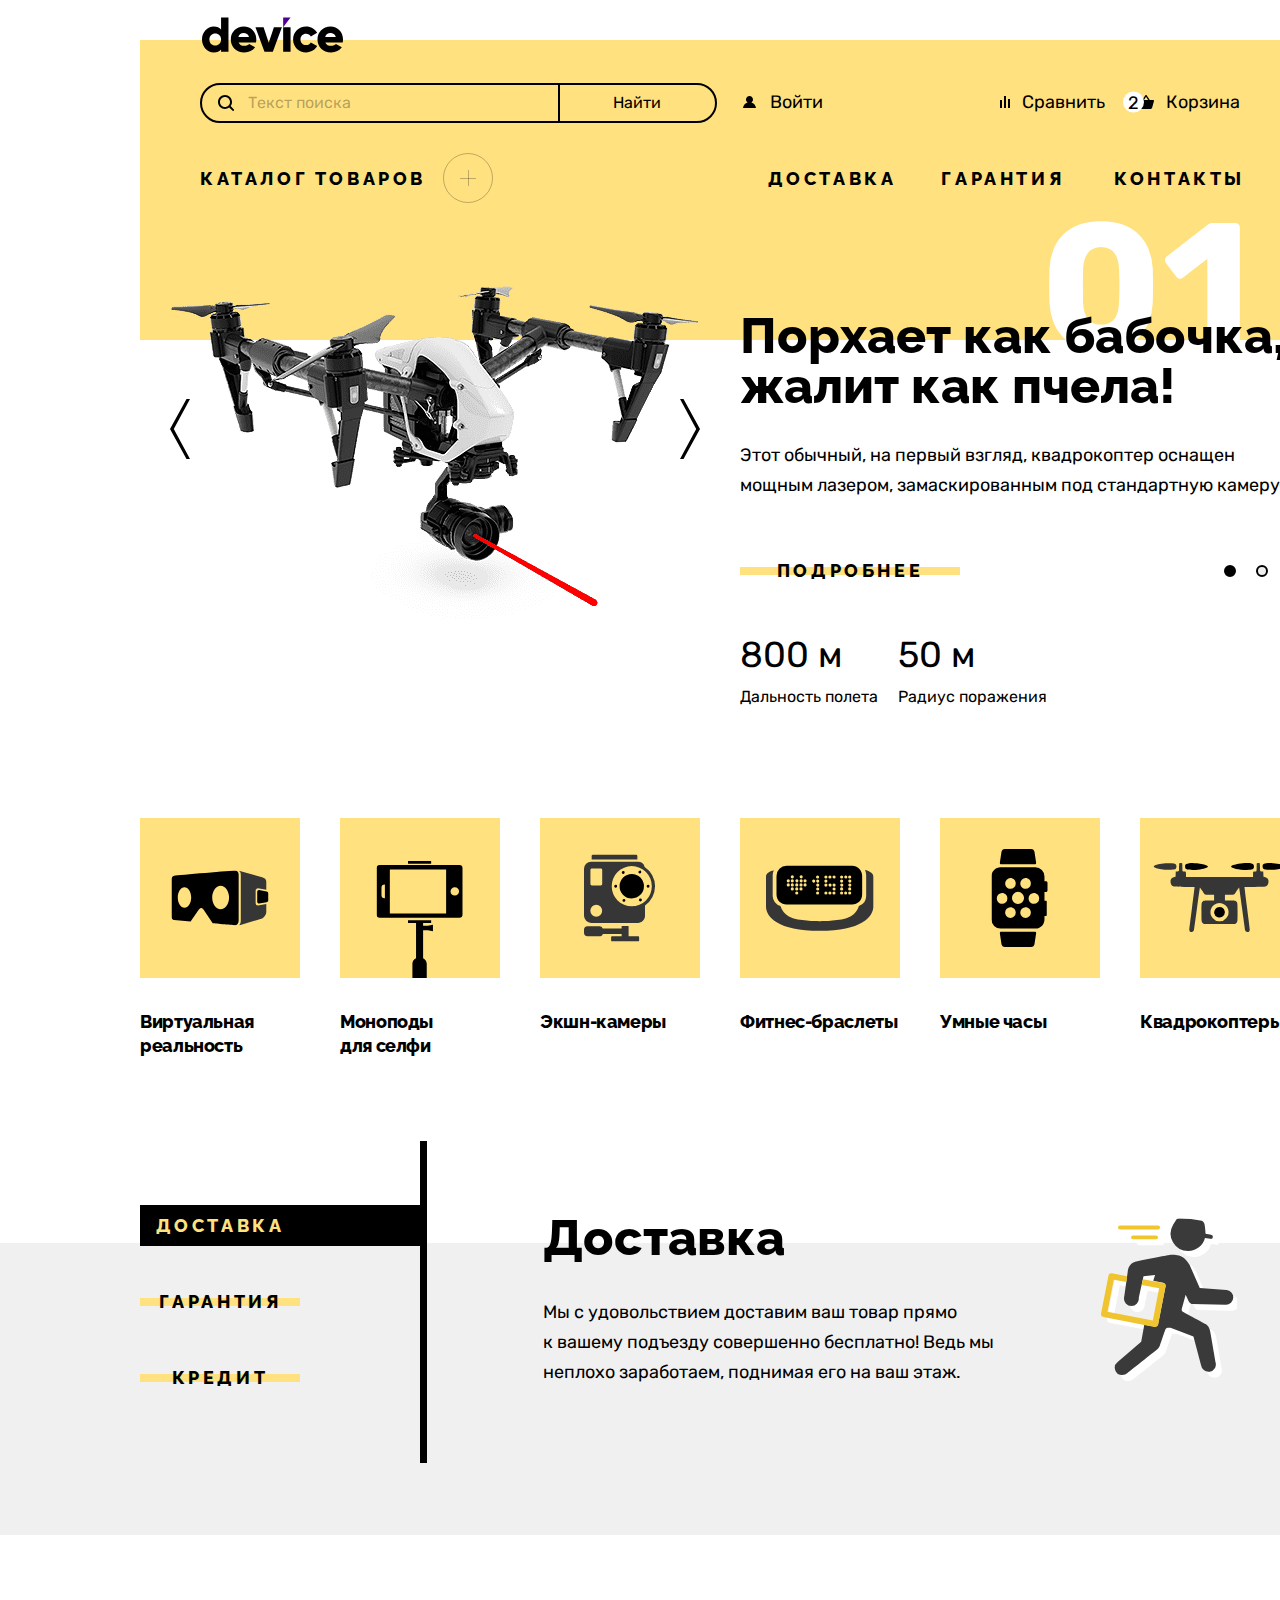
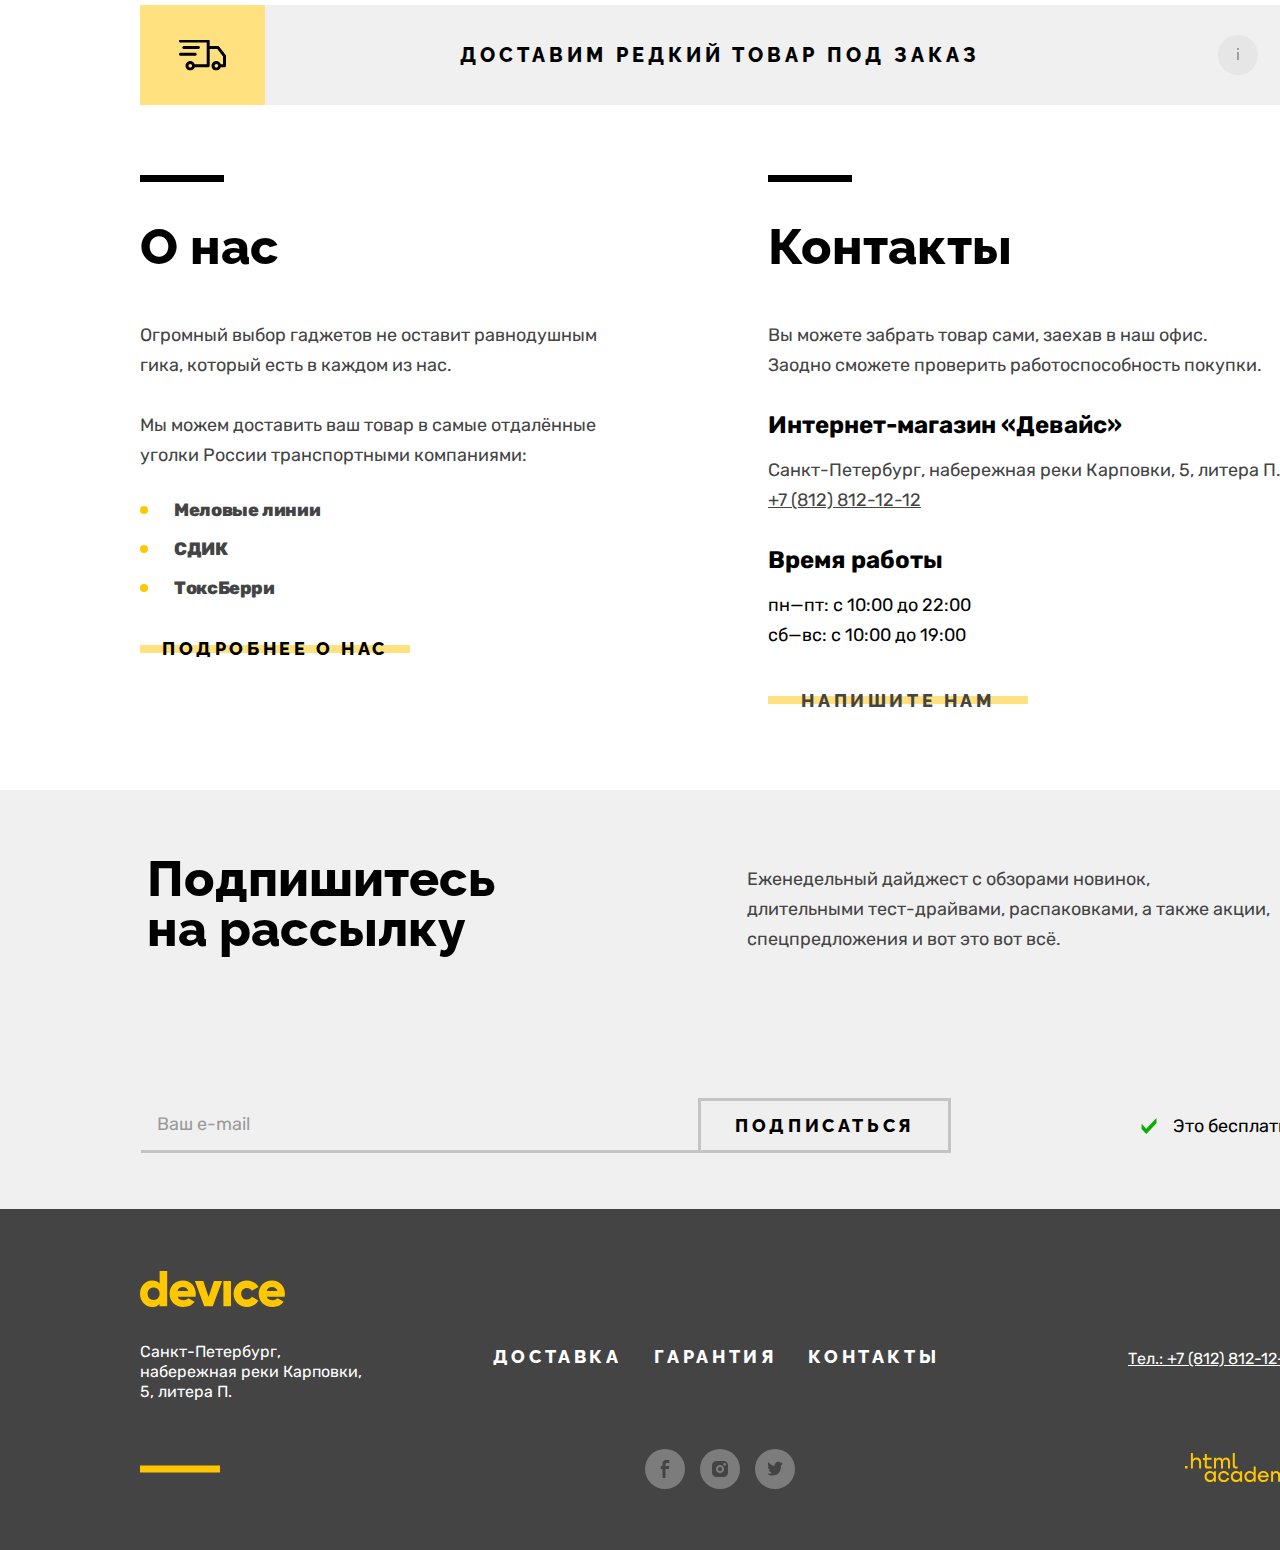
<file: index.html>
<!DOCTYPE html>
<html lang="ru">
  <head>
    <meta charset="utf-8">
    <title>Интернет-магазин Девайс</title>
    <link rel="icon" href="favicon.ico">
    <link rel="stylesheet" href="styles/styles.css">
  </head>
  <body>
    <h1 class="visually-hidden">Интернет-магазин электроники Девайс</h1>
    <header class="main-header">
      <div class="container">
        <div class="header-top">
          <a class="header-top-link" href="#">
            <img class="header-top-img" src="images/logo/logo.svg" width="145" height="36" alt="Логотип.">
          </a>
        </div>        
      </div>
      <nav class="container">
        <div class="header-middle">
          <ul class="navigation-user-list">
            <li class="navigation-user-item menu-search">
              <form class="menu-form" action="https://echo.htmlacademy.ru/" method="get">
                <svg class="menu-icon" aria-hidden="true" focusable="false" width="16" height="17" viewBox="0 0 16 17" fill="currentColor" xmlns="http://www.w3.org/2000/svg">
                    <path d="m15.7 14.69-3.1-3.1c.9-1.2 1.4-2.6 1.4-4.2 0-3.9-3.1-7-7-7s-7 3.1-7 7 3.1 7 7 7c1.6 0 3-.5 4.2-1.4l3.1 3.1c.2.2.4.3.7.3.6 0 1-.4 1-1 0-.2-.1-.5-.3-.7ZM2 7.39c0-2.8 2.2-5 5-5s5 2.2 5 5-2.2 5-5 5-5-2.2-5-5Z"/>
                </svg>                
                <input class="menu-form-input" type="search" name="search" placeholder="Текст поиска">
                <span class="menu-input-outline"></span>
                <button class="button-search" type="submit">Найти 
                  <span class="menu-button-outline"></span>
                </button>                
              </form>
            </li>
            <li class="navigation-user-item">
              <ul class="account-list">
                <li class="account-item logged">
                  <button class="button-login" type="button">
                    <svg class="button-icon" aria-hidden="true" focusable="false" width="13" height="13" viewBox="0 0 13 13" fill="currentColor" xmlns="http://www.w3.org/2000/svg">
                      <path d="M0 12.39h13c-.2-2.6-2.1-4.8-4.7-5.5 1-.6 1.7-1.7 1.7-3 0-1.9-1.6-3.5-3.5-3.5S3 1.99 3 3.89c0 1.3.7 2.4 1.7 3-2.6.7-4.5 2.9-4.7 5.5Z" />
                    </svg>
                    Войти</button>
                </li>
                <li class="account-item">
                  <a class="account-link" href="#">
                    <svg class="button-icon" aria-hidden="true" focusable="false" width="13" height="13" viewBox="0 0 13 13" fill="currentColor" xmlns="http://www.w3.org/2000/svg">
                      <path d="M0 12.39h13c-.2-2.6-2.1-4.8-4.7-5.5 1-.6 1.7-1.7 1.7-3 0-1.9-1.6-3.5-3.5-3.5S3 1.99 3 3.89c0 1.3.7 2.4 1.7 3-2.6.7-4.5 2.9-4.7 5.5Z" />
                    </svg>
                      Коля Петухов
                  </a>
                </li>
                <li class="account-item">
                  <button class="button-logout" type="button">Выйти</button>
                </li>
              </ul>
            </li>
            <li class="navigation-user-item">
              <ul class="menu-user-list">
                <li class="menu-user-item">
                  <a class="menu-user-link" href="#">
                    <svg class="menu-user-icon menu-user-icon-compare" aria-hidden="true" focusable="false" width="10" height="13" viewBox="0 0 10 13" fill="currentColor" xmlns="http://www.w3.org/2000/svg">
                      <path d="M6 .39H4v12h2v-12Zm-4 4H0v8h2v-8Zm8-1H8v9h2v-9Z" />
                    </svg>
                    Сравнить</a>
                </li>
                <li class="menu-user-item">
                  <a class="menu-user-link menu-user-link-cart" href="#">
                    <svg class="menu-user-icon menu-user-icon-cart" aria-hidden="true" focusable="false" width="16" height="15" viewBox="0 0 16 15" fill="currentColor" xmlns="http://www.w3.org/2000/svg">
                      <path d="m15.3 5.39-3.5.2L8.6.69c-.1-.2-.4-.3-.6-.3-.2 0-.5.1-.6.3l-3.2 4.9H.7c-.4 0-.7.3-.7.7v.2l1.9 6.8c.2.7.7 1.1 1.4 1.1h9.4c.7 0 1.2-.4 1.4-1.1l1.9-6.9v-.2c0-.4-.3-.8-.7-.8ZM8 2.29l2.2 3.2H5.9L8 2.29Z"/>
                    </svg>
                    Корзина
                  </a>
                  <div class="popover popover-cart popover-close">
                    <h2 class="visually-hidden">Корзина</h2>
                    <div class="popover-content">
                      <ul class="popover-list">
                        <li class="popover-item">
                          <a class="popover-link" href="#">
                            <img class="popover-img" src="images/products/product-1.jpg" width="39" height="43" alt="Любительская селфи-палка.">
                            <div class="popover-descr">
                              Любительская селфи-палка
                            </div>
                          </a>
                          <button class="popover-close-button" type="button">
                            <span class="visually-hidden">Закрыть</span>
                          </button>
                        </li>
                        <li class="popover-item">
                          <a class="popover-link" href="#">
                            <img class="popover-img" src="images/products/product-2.jpg" width="39" height="43" alt="Профессиональная селфи-палка.">
                            <div class="popover-descr">
                              Профессиональная селфи-палка
                            </div>
                          </a>
                          <button class="popover-close-button" type="button">
                            <span class="visually-hidden">Закрыть</span>
                          </button>
                        </li>                      
                      </ul>
                      <ul class="popover-result-list">
                        <li class="popover-result-item popover-result-item-product">
                          <div class="popver-descr popover-result-descr">
                            Товаров:
                          </div>
                          <div class="popover-amount">
                            2
                          </div>
                        </li>
                        <li class="popover-result-item popover-result-item-sum">
                          <div class="popver-descr popover-result-descr">
                            Сумма: 
                          </div>
                          <div class="popover-price">
                            2000 
                            <span class="currency">₽</span>
                          </div>
                        </li>                      
                      </ul>
                      <a class="open-cart-button" href="#">Открыть корзину</a>  
                    </div>                                      
                  </div>
                </li>
              </ul>              
            </li>
          </ul>
        </div>
        <div class="header-bottom">
          <ul class="navigation-list">
            <li class="navigation-item menu-nav">
              <div class="menu-button" tabindex="0">
                <span>Каталог товаров</span>
                <button class="button-dropdown" type="button">
                  <span class="visually-hidden">Раскрывающийся список товаров</span>
                </button>
              </div>
              <ul class="submenu-navigation-list submenu-navigation-list-close">
                <li class="submenu-navigation-item">
                  <a class="submenu-navigation-link submenu-navigation-link-current" href="#">Виртуальная реальность</a>
                </li>
                <li class="submenu-navigation-item">
                  <a class="submenu-navigation-link submenu-navigation-link-current" href="#">Фитнес-браслеты</a>
                </li>
                <li class="submenu-navigation-item">
                  <a class="submenu-navigation-link submenu-navigation-link-current" href="#">Квадрокоптеры</a>
                </li>
                <li class="submenu-navigation-item">
                  <a class="submenu-navigation-link submenu-navigation-link-current" href="catalog.html">Моноподы для cелфи</a>
                </li>
                <li class="submenu-navigation-item">
                  <a class="submenu-navigation-link submenu-navigation-link-current" href="#">Умные часы</a>
                </li>
                <li class="submenu-navigation-item">
                  <a class="submenu-navigation-link submenu-navigation-link-current" href="#">Экшн-камеры</a>
                </li>                 
              </ul>               
            </li>
            <li class="navigation-item">
              <ul class="navigation-item-wrapper">
                <li class="navigation-item-service">
                  <a class="navigation-link navigation-link-current" href="#service">Доставка</a>
                </li>
                <li class="navigation-item-service">
                  <a class="navigation-link navigation-link-current" href="#service">Гарантия</a>
                </li>
                <li class="navigation-item-service">
                  <a class="navigation-link navigation-link-current" href="#service">Контакты</a>
                </li>
              </ul>
            </li>            
          </ul>
        </div>        
      </nav>
    </header>
    <main class="main-container">
      <section class="advertising">
        <div class="container">
          <h2 class="visually-hidden">Рекламный слайдер</h2>
          <ul class="slider-list">
            <li class="slider-item slider-item-current">
              <div class="slider-gallery">
                <button class="slider-button slider-button-prev" type="button">
                  <span class="visually-hidden">Предыдущая страница</span>
                </button>
                <a href="#"><img class="slider-gallery-img" src="images/sliders/slider-1.png" width="560" height="560" alt="Квадрокоптер."></a>
                <button class="slider-button slider-button-next" type="button">
                  <span class="visually-hidden">Следующая страница</span>
                </button>
              </div>
              <div class="slider-wrapper">
                <h3 class="visually-hidden">Квадрокоптер</h3>
                <div class="slider-number">01</div>
                <div class="slider-subtitle">Порхает как бабочка,
                  жалит как пчела!</div>
                <div class="slider-descr">Этот обычный, на первый взгляд, квадрокоптер оснащен мощным лазером, замаскированным под стандартную камеру.
                </div>
                <div class="slider-line">
                <a class="slider-link" href="#">Подробнее</a>
                <ol class="slider-pagination">
                  <li class="slider-pagination-item">
                    <button class="slider-pagination-button slider-pagination-button-current" type="button">
                      <span class="visually-hidden">Первый слайдер</span>
                    </button>
                  </li>
                  <li class="slider-pagination-item">
                    <button class="slider-pagination-button" type="button">
                      <span class="visually-hidden">Второй слайдер</span>
                    </button>
                  </li>
                  <li class="slider-pagination-item">
                    <button class="slider-pagination-button" type="button">
                      <span class="visually-hidden">Третий слайдер</span>
                    </button>
                  </li>
                </ol>
                </div>
                <ul class="slider-specifications-list">
                  <li class="slider-specifications-item">
                    <p>800 м</p>
                    <p class="slider-specifications-item-descr">Дальность полета</p>
                  </li>
                  <li class="slider-specifications-item">
                    <p>50 м</p>
                    <p class="slider-specifications-item-descr">Радиус поражения</p>
                  </li>
                </ul>
              </div>
            </li>
            <li class="slider-item">
              <div class="slider-gallery">
                <button class="slider-button slider-button-prev" type="button">
                  <span class="visually-hidden">Предыдущая страница</span>
                </button>
                <a href="#"><img src="images/sliders/slider-2.png" width="560" height="560" alt="Фитнес-браслет."></a>
                <button class="slider-button slider-button-next" type="button">
                  <span class="visually-hidden">Следующая страница</span>
                </button>
              </div>
              <div class="slider-wrapper">
                <h3 class="visually-hidden">Фитнес-браслет</h3>
                <div class="slider-number">02</div>
                <div class="slider-subtitle">Худеем <br>правильно!</div>
                <div class="slider-descr">Мотивирующие фитнес-браслеты помогут найти в себе силы не пропускать занятия и соблюдать диету.
                </div>
                <div class="slider-line">
                  <a class="slider-link" href="#">Подробнее</a>
                <ol class="slider-pagination">
                  <li class="slider-pagination-item">
                    <button class="slider-pagination-button" type="button">
                      <span class="visually-hidden">Первый слайд</span>
                    </button>
                  </li>
                  <li class="slider-pagination-item">
                    <button class="slider-pagination-button slider-pagination-button-current" type="button">
                      <span class="visually-hidden">Второй слайд</span>
                    </button>
                  </li>
                  <li class="slider-pagination-item">
                    <button class="slider-pagination-button" type="button">
                      <span class="visually-hidden">Третий слайд</span>
                    </button>
                  </li>
                </ol>
                </div>
                <ul class="slider-specifications-list">
                  <li class="slider-specifications-item">
                    <p>48 часов</p>
                    <p class="slider-specifications-item-descr">Без подзарядки</p>
                  </li>
                </ul>
              </div>
            </li>
            <li class="slider-item">
              <div class="slider-gallery">
                <button class="slider-button slider-button-prev" type="button">
                  <span class="visually-hidden">Предыдущая страница</span>
                </button>
                <a href="#"><img src="images/sliders/slider-3.png" width="560" height="560" alt="Палка для селфи."></a>
                <button class="slider-button slider-button-next" type="button">
                  <span class="visually-hidden">Следующая страница</span>
                </button>
              </div>
              <div class="slider-wrapper">
                <h3 class="visually-hidden">Селфи-палка</h3>
                <div class="slider-number">03</div>
                <div class="slider-subtitle">Делай селфи,<br>
                  как Бен Стиллер! </div>
                <div class="slider-descr">Самая длинная палка для селфи доступна в нашем магазине. Восемь (Восемь, Карл!) метров длиной и весом всего 5 кг.
                </div>
                <div class="slider-line">
                  <a class="slider-link" href="#">Подробнее</a>
                <ol class="slider-pagination">
                  <li class="slider-pagination-item">
                    <button class="slider-pagination-button" type="button">
                      <span class="visually-hidden">Первый слайдер</span>
                    </button>
                  </li>
                  <li class="slider-pagination-item">
                    <button class="slider-pagination-button" type="button">
                      <span class="visually-hidden">Второй слайдер</span>
                    </button>
                  </li>
                  <li class="slider-pagination-item">
                    <button class="slider-pagination-button slider-pagination-button-current" type="button">
                      <span class="visually-hidden">Третий слайдер</span>
                    </button>
                  </li>
                </ol>
                </div>
                <ul class="slider-specifications-list">
                  <li class="slider-specifications-item slider-specifications-item-addmargin">
                    <p>8,5 м</p>
                    <p class="slider-specifications-item-descr">Длина палки</p>
                  </li>
                  <li class="slider-specifications-item slider-specifications-item-addmargin">
                    <p>5 кг</p>
                    <p class="slider-specifications-item-descr">Вес палки</p>
                  </li>
                  <li class="slider-specifications-item slider-specifications-item-addmargin">
                    <p>Карбон</p>
                    <p class="slider-specifications-item-descr">Материал</p>
                  </li>
                </ul>
              </div>
            </li>
          </ul>
        </div>
      </section>
      <section class="catalog">
        <div class="container">
          <h2 class="visually-hidden">Каталог товаров</h2>
          <ul class="catalog-list">
            <li class="catalog-item">
              <a class="catalog-link" href="#">
                <div class="catalog-item-img">
                  <svg class="catalog-item-icon" aria-hidden="true" focusable="false" width="97" height="55" fill="currentColor" xmlns="http://www.w3.org/2000/svg">
                    <path d="M84.13 32.64V20c0-1.3 1.05-2.37 2.34-2.37l8.32 1.58v-8.19c0-2.36-1.7-3.43-4.2-4.27L67.4.17c1.62 1.4 1.9 2.04 1.9 4.4v45.21c0 2.36-.46 4.07-1.97 5.21l23.26-7.07c2.4-.83 4.2-4.21 4.2-6.57v-7.91l-8.32 1.57a2.35 2.35 0 0 1-2.34-2.37Z" fill="#363636"/>
                    <path d="m95.13 20.98-7.6-1.45c-1 0-1.82.83-1.82 1.86v9.86c0 1.03.81 1.86 1.82 1.86l7.6-1.43c1.15-.42 1.82-.83 1.82-1.86v-6.99c0-1.02-.76-1.5-1.82-1.85ZM67.17 4.48c0-5.08-4.23-4.46-4.23-4.46S5.84 4.74 2.84 5.14C-.16 5.55 0 9.54 0 9.54V45.8c0 3.74 2.6 3.75 2.6 3.75l16.48 1.4L27.2 39.3s1.11-1.83 2.5-1.83c1.4 0 2.44 1.86 2.44 1.86l9.06 13.52s18.9 1.91 22.52 1.91c3.63 0 3.44-5.02 3.44-5.02V4.48ZM12.98 37.2c-3.7 0-6.7-4.6-6.7-10.27 0-5.68 3-10.28 6.7-10.28s6.7 4.6 6.7 10.28c0 5.67-3 10.27-6.7 10.27Zm36.16 1.43c-4.66 0-8.44-5.24-8.44-11.7 0-6.47 3.78-11.7 8.44-11.7s8.44 5.23 8.44 11.7c0 6.46-3.78 11.7-8.44 11.7Z"/>
                  </svg>
                </div>
                <h3 class="catalog-item-subtitle">Виртуальная
                  реальность</h3>
              </a>
            </li>
            <li class="catalog-item">
              <a class="catalog-link" href="catalog.html">
                <div class="catalog-item-img">
                  <svg class="catalog-item-icon catalog-item-icon-monopod" aria-hidden="true" focusable="false" width="87" height="117" fill="currentColor" xmlns="http://www.w3.org/2000/svg">
                    <path d="M82.82 4.01H3.33A3.19 3.19 0 0 0 .14 7.2v46.4a3.19 3.19 0 0 0 3.19 3.2h79.5A3.19 3.19 0 0 0 86 53.6V7.2A3.19 3.19 0 0 0 82.82 4ZM8.4 37.24h-.22a3.19 3.19 0 0 1-3.2-3.2v-7.28a3.19 3.19 0 0 1 3.2-3.18h.22v13.66ZM69.62 52.4H13.34v-44h56.28v44Zm8.78-17.86a4.15 4.15 0 1 1 0-8.29 4.15 4.15 0 0 1 0 8.3ZM54.65 0H31.5v2.76h23.15V0ZM46.6 64.86V61.9h8.05v-2.76H31.5v2.76h8.04v35.24a6.07 6.07 0 0 0-3.63 5.56V117h14.33v-14.3c0-2.5-1.5-4.63-3.63-5.56v-28h4.8l5.04 1.22v-6.71l-5.05 1.21h-4.8Z" />
                  </svg>
                </div>
                <h3 class="catalog-item-subtitle">Моноподы<br>
                для селфи</h3>
              </a>
            </li>
            <li class="catalog-item">
              <a class="catalog-link" href="#">
                <div class="catalog-item-img">
                  <svg class="catalog-item-icon" aria-hidden="true" focusable="false" width="72" height="87" fill="currentColor" xmlns="http://www.w3.org/2000/svg">
                    <path d="M53.35 1.49c0-.74-.58-1.49-1.31-1.49H9.05c-.73 0-1.38.75-1.38 1.49v3.52h45.68V1.5Zm.85 80.31h-9.6V71.44h-6.95v2.5H18.77a3.49 3.49 0 0 0-3.18-2.15H3.56A3.59 3.59 0 0 0 0 75.31v3.02a3.55 3.55 0 0 0 3.56 3.48h12.03c1.52 0 2.8-.9 3.27-2.33h18.79v2.33h-9.52c-.53 0-1.01.44-1.01.97v3.17c0 .54.48 1.05 1.01 1.05H54.2c.53 0 .93-.51.93-1.05v-3.17c0-.53-.4-.97-.93-.97Zm6.47-69.41a7.04 7.04 0 0 0-6.77-5.05H7.15A7.1 7.1 0 0 0 0 14.36v46.9a7.18 7.18 0 0 0 7.15 7.12h46.74c3.9 0 7.13-3.2 7.13-7.12V50.92a23.3 23.3 0 0 0-.36-38.52ZM12.24 62.15a5.91 5.91 0 1 1 .02-11.82 5.91 5.91 0 0 1-.02 11.82Zm5.96-32.6c0 .78-.64 1.42-1.42 1.42H7.84c-.78 0-1.42-.64-1.42-1.42V15.39c0-.79.64-1.43 1.42-1.43h8.94c.78 0 1.42.64 1.42 1.43v14.16Zm29.56 22.3a20.1 20.1 0 0 1-20.05-20.12 20.1 20.1 0 0 1 20.05-20.12 20.1 20.1 0 0 1 20.06 20.13 20.1 20.1 0 0 1-20.06 20.12Z" fill="#363636"/>
                    <path d="M47.76 43.96a12.2 12.2 0 0 0 12.19-12.23 12.2 12.2 0 0 0-12.19-12.22 12.2 12.2 0 0 0-12.19 12.22 12.2 12.2 0 0 0 12.2 12.23Zm-16.2-10.79a1.44 1.44 0 1 0 0-2.87 1.44 1.44 0 0 0 0 2.87Zm32.4 0a1.44 1.44 0 1 0 0-2.87 1.44 1.44 0 0 0 0 2.87ZM39.1 19.43a1.44 1.44 0 1 0 0-2.87 1.44 1.44 0 0 0 0 2.87Zm17.31 27.48a1.43 1.43 0 1 0 0-2.86 1.43 1.43 0 0 0 0 2.86ZM55.7 19a1.44 1.44 0 1 0 0-2.87 1.44 1.44 0 0 0 0 2.87ZM39.83 47.34a1.44 1.44 0 1 0 0-2.87 1.44 1.44 0 0 0 0 2.87Z" />
                  </svg>
                </div>
                <h3 class="catalog-item-subtitle">Экшн-камеры</h3>
              </a>
            </li>
            <li class="catalog-item">
              <a class="catalog-link" href="#">
                <div class="catalog-item-img">
                  <svg class="catalog-item-icon" aria-hidden="true" focusable="false" width="108" height="66" viewBox="0 0 108 66" fill="currentColor" xmlns="http://www.w3.org/2000/svg">
                    <path d="M98.97 5.07a10.4 10.4 0 0 1 1.2 4.82V31a10.5 10.5 0 0 1-7.24 9.9c-1.33 4-3.78 7.86-8.05 10.44-8.68 5.23-31.12 4.83-31.2 4.83-.08 0-22.51.4-31.19-4.83a18.73 18.73 0 0 1-8.04-10.28A10.5 10.5 0 0 1 6.69 31V9.9c0-1.68.43-3.28 1.14-4.69C4.17 6.1 0 7.92 0 11.43v29.99c0 10.25 11.84 24.43 53.66 24.43 41.82 0 53.65-14.18 53.65-24.43V11.43c0-3.68-4.57-5.49-8.34-6.36Z" fill="#363636"/>
                    <path d="M20.56 39.46h65.52c5.57 0 10.08-4.51 10.08-10.08V10.94C96.16 5.37 91.65.86 86.08.86H20.56A10.08 10.08 0 0 0 10.5 10.94v18.44c0 5.57 4.5 10.08 10.07 10.08Zm63.13-29a1.57 1.57 0 1 1 0 3.15 1.57 1.57 0 0 1 0-3.14Zm0 4.05a1.57 1.57 0 1 1 0 3.13 1.57 1.57 0 0 1 0-3.13Zm0 4.04a1.57 1.57 0 1 1 0 3.13 1.57 1.57 0 0 1 0-3.13Zm0 3.82a1.57 1.57 0 1 1 0 3.14 1.57 1.57 0 0 1 0-3.14Zm0 4.04a1.57 1.57 0 1 1 0 3.14 1.57 1.57 0 0 1 0-3.14Zm-4.03-15.94a1.57 1.57 0 1 1 0 3.13 1.57 1.57 0 0 1 0-3.13Zm0 15.94a1.57 1.57 0 1 1 0 3.14 1.57 1.57 0 0 1 0-3.14Zm-4.04-15.94a1.57 1.57 0 1 1 0 3.14 1.57 1.57 0 0 1 0-3.14Zm0 4.04a1.57 1.57 0 1 1 0 3.14 1.57 1.57 0 0 1 0-3.14Zm0 4.04a1.57 1.57 0 1 1 0 3.13 1.57 1.57 0 0 1 0-3.13Zm0 3.82a1.57 1.57 0 1 1 0 3.14 1.57 1.57 0 0 1 0-3.14Zm0 4.04a1.57 1.57 0 1 1 0 3.14 1.57 1.57 0 0 1 0-3.14Zm-7.66-15.94a1.57 1.57 0 1 1 0 3.13 1.57 1.57 0 0 1 0-3.13Zm0 8.08a1.57 1.57 0 1 1 0 3.13 1.57 1.57 0 0 1 0-3.13Zm0 3.88a1.57 1.57 0 1 1 0 3.13 1.57 1.57 0 0 1 0-3.13Zm0 3.98a1.57 1.57 0 1 1 0 3.14 1.57 1.57 0 0 1 0-3.14Zm-4.03-15.94a1.57 1.57 0 1 1 0 3.14 1.57 1.57 0 0 1 0-3.14Zm0 8.08a1.57 1.57 0 1 1 0 3.13 1.57 1.57 0 0 1 0-3.13Zm0 7.86a1.57 1.57 0 1 1 0 3.14 1.57 1.57 0 0 1 0-3.14Zm-4.04-15.94a1.57 1.57 0 1 1 0 3.14 1.57 1.57 0 0 1 0-3.14Zm0 4.04a1.57 1.57 0 1 1 0 3.14 1.57 1.57 0 0 1 0-3.14Zm0 4.04a1.57 1.57 0 1 1 0 3.14 1.57 1.57 0 0 1 0-3.14Zm0 7.86a1.57 1.57 0 1 1 0 3.14 1.57 1.57 0 0 1 0-3.14Zm-8.3-15.94a1.57 1.57 0 1 1 0 3.14 1.57 1.57 0 0 1 0-3.14Zm0 4.04a1.57 1.57 0 1 1 0 3.13 1.57 1.57 0 0 1 0-3.13Zm0 4.04a1.57 1.57 0 1 1 0 3.13 1.57 1.57 0 0 1 0-3.13Zm0 3.88a1.57 1.57 0 1 1 .01 3.13 1.57 1.57 0 0 1 0-3.13Zm0 3.98a1.57 1.57 0 1 1 0 3.14 1.57 1.57 0 0 1 0-3.14Zm-4.03-11.9a1.57 1.57 0 1 1 0 3.13 1.57 1.57 0 0 1 0-3.13Zm-8.5-.21a1.57 1.57 0 1 1 0 3.14 1.57 1.57 0 0 1 0-3.14Zm0 4.03a1.57 1.57 0 1 1 0 3.14 1.57 1.57 0 0 1 0-3.14Zm-4.04-8.07a1.57 1.57 0 1 1 0 3.13 1.57 1.57 0 0 1 0-3.13Zm0 4.04a1.57 1.57 0 1 1 0 3.13 1.57 1.57 0 0 1 0-3.13Zm0 4.03a1.57 1.57 0 1 1 0 3.14 1.57 1.57 0 0 1 0-3.14Zm0 4.04a1.57 1.57 0 1 1 0 3.14 1.57 1.57 0 0 1 0-3.14Zm-4.26-8.07a1.57 1.57 0 1 1 0 3.13 1.57 1.57 0 0 1 0-3.13Zm0 4.03a1.57 1.57 0 1 1 0 3.14 1.57 1.57 0 0 1 0-3.14Zm0 4.04a1.57 1.57 0 1 1 0 3.14 1.57 1.57 0 0 1 0-3.14Zm0 4.04a1.57 1.57 0 1 1 0 3.14 1.57 1.57 0 0 1 0-3.14ZM26.3 10.26a1.57 1.57 0 1 1 0 3.14 1.57 1.57 0 0 1 0-3.14Zm0 4.04a1.57 1.57 0 1 1 0 3.14 1.57 1.57 0 0 1 0-3.14Zm0 4.03a1.57 1.57 0 1 1 0 3.15 1.57 1.57 0 0 1 0-3.15Zm0 4.04a1.57 1.57 0 1 1 0 3.15 1.57 1.57 0 0 1 0-3.15Zm-4.04-8.07a1.57 1.57 0 1 1 0 3.14 1.57 1.57 0 0 1 0-3.14Zm0 4.03a1.57 1.57 0 1 1 0 3.14 1.57 1.57 0 0 1 0-3.14Z" />
                  </svg>
                </div>
                <h3 class="catalog-item-subtitle">Фитнес-браслеты</h3>
              </a>
            </li>
            <li class="catalog-item">
              <a class="catalog-link" href="#">
                <div class="catalog-item-img">
                  <svg class="catalog-item-icon" aria-hidden="true" focusable="false" width="57" height="98" fill="currentColor" xmlns="http://www.w3.org/2000/svg">
                    <path d="M54.5 32.2h-1.52v-4.64a9.16 9.16 0 0 0-9.08-9.19H9.08c-5 0-9.08 4.13-9.08 9.19v42.86a9.16 9.16 0 0 0 9.08 9.19H43.9c5 0 9.08-4.13 9.08-9.19v-3.41h1.52c.41 0 .75-.34.75-.76V52.47a.76.76 0 0 0-.76-.77h-1.51v-8.79h1.52c.83 0 1.5-.68 1.5-1.53v-7.65c0-.84-.67-1.53-1.5-1.53Zm-20.42-3.11c2.93 0 5.3 2.4 5.3 5.36a5.33 5.33 0 0 1-5.3 5.35c-2.92 0-5.3-2.4-5.3-5.35a5.33 5.33 0 0 1 5.3-5.36Zm-15.13 0c2.92 0 5.3 2.4 5.3 5.36a5.33 5.33 0 0 1-5.3 5.35c-2.93 0-5.3-2.4-5.3-5.35a5.33 5.33 0 0 1 5.3-5.36ZM5.3 49.39a5.33 5.33 0 0 1 5.3-5.35c2.92 0 5.3 2.4 5.3 5.36a5.33 5.33 0 0 1-5.3 5.36c-2.93 0-5.3-2.4-5.3-5.36Zm13.64 19.5c-2.92 0-5.3-2.4-5.3-5.35a5.33 5.33 0 0 1 5.3-5.36c2.93 0 5.3 2.4 5.3 5.36a5.33 5.33 0 0 1-5.3 5.35Zm1.5-19.9a6.09 6.09 0 0 1 6.05-6.12 6.09 6.09 0 0 1 6.06 6.12 6.09 6.09 0 0 1-6.06 6.13 6.1 6.1 0 0 1-6.05-6.13Zm13.64 19.9c-2.92 0-5.3-2.4-5.3-5.35a5.33 5.33 0 0 1 5.3-5.36c2.93 0 5.3 2.4 5.3 5.36a5.33 5.33 0 0 1-5.3 5.35Zm8.3-14.13c-2.92 0-5.3-2.4-5.3-5.36a5.33 5.33 0 0 1 5.3-5.36c2.93 0 5.3 2.4 5.3 5.36a5.33 5.33 0 0 1-5.3 5.36ZM9.65 15.31h33.68c.85 0 1.44-.68 1.3-1.51l-1.6-10.77A3.68 3.68 0 0 0 39.5 0H13.47a3.68 3.68 0 0 0-3.51 3.03L8.34 13.8c-.12.83.46 1.51 1.3 1.51Zm33.68 67.36H9.65c-.85 0-1.43.68-1.3 1.52l1.6 10.76a3.68 3.68 0 0 0 3.52 3.03h26.04a3.68 3.68 0 0 0 3.51-3.02l1.62-10.77a1.28 1.28 0 0 0-1.3-1.52Z" />
                  </svg>
                </div>
                <h3 class="catalog-item-subtitle">Умные часы</h3>
              </a>
            </li>
            <li class="catalog-item">
              <a class="catalog-link" href="#">
                <div class="catalog-item-img">
                  <svg class="catalog-item-icon" aria-hidden="true" focusable="false" width="133" height="70" viewBox="0 0 133 70" fill="currentColor" xmlns="http://www.w3.org/2000/svg">
                    <path d="M12.05.26C6.51.75 1.84 1.86.58 2.93c-.73.62-.73.62-.24 1.16C1 4.8 4.06 5.73 7.6 6.32c4 .67 12.51.7 13.72.05 1.22-.66 1.63-1.41 1.63-2.98 0-1.62-.62-2.41-2.22-2.85C19.27.15 14.94 0 12.05.26Zm13.72.23c-.12.28-.25 2.1-.25 4.11 0 4.06.15 3.78-2.2 3.93l-1.03.08-.25 5.09-1.2.28a4.75 4.75 0 0 0-3.78 5.3c.13 1.92 1.03 3.34 2.58 4.08 1.1.52 1.47.54 11.24.54 5.55 0 10.14.08 10.19.18.05.13-1.1 9.4-2.58 20.64-1.44 11.23-2.68 21-2.7 21.67C35.72 68 36.6 69 38.12 69c1.24 0 2.01-.64 2.32-1.9.13-.52 1.5-10.34 3.02-21.83a727.78 727.78 0 0 1 2.94-20.86c.1 0 1.08 1.4 2.2 3.13 2.93 4.63 2.4 4.32 7.63 4.32h4.36v5.63l-5.14.08c-4.72.07-5.2.12-5.88.61-1.57 1.16-1.62 1.42-1.62 10.98 0 9.53.02 9.79 1.52 11.05l.85.7H81.7l.85-.7c1.5-1.26 1.52-1.52 1.52-11.05 0-9.56-.05-9.82-1.63-10.98-.67-.49-1.16-.54-5.88-.61l-5.13-.08v-5.63h4.36c5.23 0 4.7.3 7.63-4.32a25.53 25.53 0 0 1 2.2-3.13c.07 0 1.42 9.4 2.94 20.86 1.52 11.5 2.89 21.31 3.01 21.83.31 1.26 1.09 1.9 2.33 1.9 1.52 0 2.4-1 2.34-2.62-.02-.67-1.26-10.44-2.7-21.67a903 903 0 0 1-2.58-20.64c.05-.1 4.64-.18 10.19-.18 9.77 0 10.13-.02 11.24-.54 1.55-.74 2.45-2.16 2.58-4.08a4.75 4.75 0 0 0-3.8-5.3L110 13.7l-.26-5.09-1.03-.08c-2.34-.15-2.2.13-2.2-3.93 0-2-.12-3.83-.25-4.11-.2-.36-.54-.49-1.37-.49-.61 0-1.23.13-1.42.3-.2.21-.3 1.47-.3 3.94 0 2.47-.1 3.73-.31 3.93-.18.18-.9.31-1.65.31-1.63 0-1.66.05-1.66 3.11v2.29H32.48v-2.29c0-3.06-.02-3.1-1.65-3.1-.75 0-1.47-.14-1.65-.32-.2-.2-.31-1.46-.31-3.93s-.1-3.73-.3-3.93c-.2-.18-.82-.31-1.44-.31-.82 0-1.16.13-1.37.49ZM68.62 40.6a9.5 9.5 0 0 1 6.16 6.17c.44 1.54.31 4.21-.28 5.78a10.23 10.23 0 0 1-4.57 4.94c-1.29.64-1.75.71-3.92.71-2.16 0-2.63-.07-3.92-.71a10.22 10.22 0 0 1-4.56-4.94c-.6-1.57-.73-4.24-.29-5.78a9.58 9.58 0 0 1 6.06-6.17 7.56 7.56 0 0 1 5.32 0Z" fill="#363636"/>
                    <path d="M63.8 44.44c-2.04.92-3.51 3.65-3.07 5.73a5.43 5.43 0 0 0 8 3.7 5.3 5.3 0 0 0 2.44-5.78 5.38 5.38 0 0 0-5.16-4.14c-.64 0-1.62.23-2.22.49ZM36.1.15c-3.93.67-4.52 1.14-4.52 3.45 0 1.82.46 2.41 2.27 2.95 1.55.47 7.17.52 10.5.13 6.86-.82 11.32-2.54 9.7-3.75-1.27-.9-4.9-1.88-9.06-2.39-2.47-.3-8-.54-8.9-.39Zm53.38.11c-6.31.59-11.86 2.08-11.86 3.18 0 1.73 7.84 3.47 15.63 3.5 5.8 0 7.2-.64 7.2-3.34 0-1.83-.62-2.62-2.38-3.09C96.42.11 92.4 0 89.48.26Zm23.3.02c-1.78.23-3.02.77-3.43 1.5-.4.76-.31 2.9.15 3.57.93 1.3 1.65 1.46 7.07 1.46 3.66 0 5.8-.13 7.87-.49 3.53-.59 6.6-1.51 7.24-2.23.5-.54.5-.54-.23-1.16-1.34-1.13-5.96-2.18-11.92-2.67-3.48-.29-4.48-.29-6.75.02Z" />
                  </svg>
                </div>
                <h3 class="catalog-item-subtitle">Квадрокоптеры</h3>
              </a>
            </li>            
          </ul>
        </div>
      </section>
      <section class="service">
        <div class="container">
          <h2 class="visually-hidden">Услуги</h2>
          <div class="service-column" id="service">
            <ul class="service-list">
              <li class="service-item service-item-current"><button class="button-service button-service-current" type="button">Доставка</button></li>
              <li class="service-item"><button class="button-service" type="button">Гарантия</button></li>
              <li class="service-item"><button class="button-service" type="button">Кредит</button></li>
            </ul>
            <div class="service-wrapper">
              <div class="service-wrapper-item service-wrapper-item-delivery service-wrapper-item-current" id="delivery" >
                <h3 class="service-item-subtitle">Доставка</h3>
                <div class="service-item-descr">Мы с удовольствием доставим ваш товар прямо<br>
                  к вашему подъезду совершенно бесплатно! Ведь
                  мы неплохо заработаем, поднимая его на ваш этаж.</div>
              </div>
              <div class="service-wrapper-item service-wrapper-item-guarantee" id="guarantee">
                <h3 class="service-item-subtitle">Гарантия</h3>
                <div class="service-item-descr">Если из-за возгорания купленного у нас товара у вас
                  сгорит дом — не переживайте, мы выдадим вам новый.
                  Товар, не дом, конечно же.</div>
              </div>
              <div class="service-wrapper-item service-wrapper-item-credit" id="credit">
                <h3 class="service-item-subtitle">Кредит</h3>
                <div class="service-item-descr">Залезть в долговую яму стало проще! Кредитные консультанты подберут для вас наиболее выгодные <br>условия кредита. Выгодные для банка, разумеется.</div>
              </div>
            </div>
          </div>
        </div>
      </section>
      <section class="order">
        <div class="container">
          <h3 class="visually-hidden">Доставка под заказ</h3>
          <button class="order-button" type="button">Доставим редкий товар под заказ            
          </button>
          <button class="tooltip-button-order" aria-labelledby="tooltip-label" type="button">
            <svg aria-hidden="true" focusable="false" width="4" height="12" viewBox="0 0 4 12" fill="currentColor" xmlns="http://www.w3.org/2000/svg">
              <path d="M3 0H1v2h2V0ZM3 4H1v8h2V4Z"/>
            </svg>
          </button>
        </div>
      </section>
      <section class="information">
        <div class="container">
          <div class="about">
            <h2 class="about-title">О нас</h2>
            <div class="about-descr">
              <p>Огромный выбор гаджетов не оставит равнодушным гика, который есть в каждом из нас.</p>
              <p>Мы можем доставить ваш товар в самые отдалённые уголки России транспортными компаниями:</p>
              <ul class="transport-list">
                <li class="transport-item"><b>Меловые линии</b></li>
                <li class="transport-item"><b>СДИК</b></li>
                <li class="transport-item"><b>ТоксБерри</b></li>
              </ul>
              <a  class="about-link" href="#">Подробнее о нас </a>              
            </div>
          </div>
          <div class="contacts" id="contacts">
            <h2 class="contacts-title">Контакты</h2>
            <div class="contacts-descr">Вы можете забрать товар сами, заехав в наш офис.
              <br>Заодно сможете проверить работоспособность покупки. </div>
            <h3 class="contacts-subtitle">Интернет-магазин «Девайс»</h3>
            <address>
              <p class="contacts-address">Санкт-Петербург, набережная реки Карповки, 5, литера П.</p>
              <a class="contacts-phone" href="tel:88128121212">+7 (812) 812-12-12</a>
            </address>
            <h3 class="contacts-subtitle">Время работы</h3>
            <ul class="contacts-schedule-list">
              <li class="contacts-schedule-item">пн—пт: с 10:00 до 22:00</li>
              <li class="contacts-schedule-item">сб—вс: с 10:00 до 19:00</li>
            </ul>
            <button class="button-contacts" type="submit">Напишите нам</button>
          </div>
        </div>
      </section>
      <section class="mailing">
        <div class="container">
          <div class="mailing-wrapper">
            <h2 class="mailing-title">Подпишитесь
              на рассылку</h2>
            <div class="mailing-descr">Еженедельный дайджест с обзорами новинок,<br>
                длительными тест-драйвами, распаковками, а также акции, спецпредложения и вот это вот всё.</div>
          </div>
          <div class="mailing-form">
            <form class="form-email" action="https://echo.htmlacademy.ru/" method="post">
              <input type="email" name="email" placeholder="Ваш e-mail" required>
              <button class="button-mail" type="submit">Подписаться</button>
            </form>
            <p>Это бесплатно</p>
          </div>
        </div>
      </section>
    </main>
    <footer class="main-footer">
      <div class="container">
        <div class="footer-top">
          <a class="footer-top-link" href="index.html">
            <img class="footer-top-img" src="images/logo/logo-color.svg" width="145" height="36" alt="Логотип Девайс.">
          </a>
        </div>
        <div class="footer-middle">
          <div class="address">
            <p class="footer-address">Санкт-Петербург, набережная реки Карповки, 5, литера П.</p>
          </div>
          <ul class="footer-menu-list">
              <li class="footer-menu-item"><a class="footer-menu-link" href="#delivery">Доставка</a></li>
              <li class="footer-menu-item"><a class="footer-menu-link" href="#guarantee">Гарантия</a></li>
              <li class="footer-menu-item"><a class="footer-menu-link" href="#contacts">Контакты</a></li>
          </ul>
          <div class="phone">
            <a class="footer-phone" href="tel:88128121212">Тел.: +7 (812) 812-12-12</a>
          </div>
        </div>
        <div class="footer-bottom">
          <ul class="social-list">
            <li class="social-item">
              <a class="social-link" href="https://wwww.facebook.com/htmlacademy">
                <span class="visually-hidden">Facebook</span>
                <svg class="social-item-icon" aria-hidden="true" focusable="false" width="9" height="18" viewBox="0 0 9 18" fill="currentColor" xmlns="http://www.w3.org/2000/svg">
                  <path d="M6.5 3H9V0H5.6C2.8 0 2 1.7 2 4.2V6H0v3h2v9h3V9h3.3l.6-3H5V4.5C5 3.7 5.3 3 6.5 3Z" />
                </svg>               
              </a>
            </li>
            <li class="social-item">
              <a class="social-link" href="https://wwww.instagram.com/htmlacademy/">
                <span class="visually-hidden">Instagram</span>
                <svg class="social-item-icon" aria-hidden="true" focusable="false" width="16" height="16" viewBox="0 0 16 16" fill="currentColor" xmlns="http://www.w3.org/2000/svg">
                  <path d="M8 10a2 2 0 1 0 0-4 2 2 0 0 0 0 4Z" fill="#444"/>
                  <path d="M14.7 1.3c-.9-.9-2-1.3-3.4-1.3H4.7C1.9 0 0 1.9 0 4.7v6.6c0 1.4.4 2.6 1.4 3.4.9.9 2 1.3 3.3 1.3h6.6c1.4 0 2.6-.4 3.4-1.3.8-.9 1.3-2 1.3-3.4V4.7c0-1.4-.4-2.6-1.3-3.4ZM8 12.1c-2.2 0-4.1-1.8-4.1-4.1S5.8 3.9 8 3.9c2.2 0 4.1 1.8 4.1 4.1s-1.9 4.1-4.1 4.1Zm4.6-7.4c-.7 0-1.3-.5-1.3-1.3s.5-1.3 1.3-1.3c.7 0 1.3.6 1.3 1.3 0 .7-.6 1.3-1.3 1.3Z" />
                </svg>
              </a>
            </li>
            <li class="social-item">
              <a class="social-link" href="https://wwww.twitter.com/htmlacademy_ru">
                <span class="visually-hidden">Twitter</span>
                <svg class="social-item-icon" aria-hidden="true" focusable="false" width="15" height="15" viewBox="0 0 15 15" fill="currentColor" xmlns="http://www.w3.org/2000/svg">
                  <path d="M9.7.16c1.5-.5 2.6.3 3.2 1.1.5-.2 1.1-.4 1.7-.6 0 .8-.5 1.4-.8 1.6.7.2 1.2-.4 1.2-.4-.1.9-.9 1.7-1.4 1.9-.2 6.3-2.8 10.4-8.9 10.3h-.4c-.3 0-3.7-.4-4.3-1.8 2 .2 3.4-.4 4.1-1.1-.8-.3-2.4-.4-2.6-2.8.3.2.5.3 1.1.2-1.1-.8-2.3-1.5-2.2-3.5.3.3.9.5 1.2.4C1 5.26-.2 2.36.8.86c1.6 1.7 3.3 3.4 6.3 3.5.2-2.1 1-3.5 2.6-4.2Z" />
                </svg>
              </a>
            </li>            
          </ul>
          <div class="made-in">
            <a href="https://htmlacademy.ru">
              <svg aria-hidden="true" focusable="false" width="115" height="33" viewBox="0 0 115 33" fill="currentColor" xmlns="http://www.w3.org/2000/svg">
                <path d="M0 12.9v2.6h2.5v-2.6H0Zm11.6-8.4c-1.6 0-2.8.7-3.6 1.7h-.1V0h-2v15.5h2v-5.3c0-2.1 1.3-3.6 3.3-3.6 1.8 0 2.9 1.4 2.9 3.2v5.7h2V9.4c.1-3-1.8-4.9-4.5-4.9Zm15 .3h-4.8V1.1h-2v3.8h-1.9v2h1.9v6c0 1.7 1 2.7 2.7 2.7h4.1v-2h-3.7c-.7 0-1.1-.4-1.1-1.1V6.8h4.8v-2Zm14.5-.2c-1.6 0-2.9.8-3.5 2.1h-.1c-.6-1.2-1.8-2.1-3.4-2.1-1.4 0-2.5.8-3.1 1.8h-.1V4.8H29v10.6h2V10c0-2 1-3.5 2.6-3.5 1.5 0 2.4 1 2.4 2.6v6.3h2V9.8c0-2.4 1.4-3.3 2.6-3.3 1.5 0 2.4 1 2.4 2.6v6.3h2V8.9c.1-2.5-1.4-4.3-3.9-4.3Zm6.7 8.1c0 1.7 1 2.7 2.8 2.7h2v-2h-1.7c-.7 0-1.1-.4-1.1-1.1V0h-2v12.7Zm-18.9 7c-.9-1.1-2.2-1.8-3.9-1.8-3.1 0-5.4 2.3-5.4 5.6s2.3 5.6 5.4 5.6c1.8 0 3-.8 3.8-1.9h.1v1.6h2V18.2h-2v1.5Zm-3.6 7.4c-2.2 0-3.6-1.6-3.6-3.6s1.4-3.6 3.6-3.6 3.6 1.6 3.6 3.6c0 1.9-1.4 3.6-3.6 3.6ZM44.2 22c-.5-2.4-2.6-4.1-5.4-4.1a5.4 5.4 0 0 0-5.6 5.6c0 3.1 2.2 5.6 5.6 5.6 2.8 0 4.9-1.8 5.4-4.2h-2.1a3.4 3.4 0 0 1-3.3 2.3c-2.2 0-3.6-1.6-3.6-3.6s1.4-3.6 3.6-3.6c1.6 0 2.8 1 3.3 2.2h2.1V22Zm10.9-2.3c-.9-1.1-2.2-1.8-3.9-1.8-3.1 0-5.4 2.3-5.4 5.6s2.3 5.6 5.4 5.6c1.8 0 3-.8 3.8-1.9h.1v1.6h2V18.2h-2v1.5Zm-3.6 7.4c-2.2 0-3.6-1.6-3.6-3.6s1.4-3.6 3.6-3.6 3.6 1.6 3.6 3.6c0 1.9-1.5 3.6-3.6 3.6Zm17.2-7.3c-.9-1.1-2.2-1.9-3.9-1.9-3.1 0-5.4 2.3-5.4 5.6s2.2 5.6 5.4 5.6c1.7 0 3-.8 3.8-1.8h.1v1.5h2V13.4h-2v6.4Zm-3.6 7.3c-2.2 0-3.6-1.6-3.6-3.6s1.4-3.6 3.6-3.6 3.6 1.6 3.6 3.6c-.1 2-1.5 3.6-3.6 3.6Zm13.2-9.2c-3.3 0-5.5 2.5-5.5 5.6 0 3 2.1 5.6 5.5 5.6 2.5 0 4.5-1.3 5.2-3.6h-2.1c-.5 1-1.6 1.6-3 1.6-1.9 0-3.3-1.3-3.4-2.9h8.8c.2-3.6-2-6.3-5.5-6.3Zm0 1.9c1.7 0 3 1 3.3 2.6h-6.5c.3-1.5 1.5-2.6 3.2-2.6Zm19.9-1.9c-1.6 0-2.9.8-3.6 2h-.1c-.6-1.2-1.8-2-3.4-2-1.4 0-2.5.7-3.1 1.8v-1.5h-1.9v10.6h2v-5.4c0-2 1-3.4 2.6-3.5 1.5 0 2.4 1 2.4 2.6v6.3h2v-5.6c0-2.4 1.4-3.3 2.6-3.3 1.5 0 2.4 1 2.4 2.6v6.3h2v-6.5c.1-2.6-1.4-4.4-3.9-4.4Zm11.2 9.1-3.6-8.9h-2.2l4.8 11.6c-.3.9-.7 1.2-1.7 1.2h-2.5v2h2.5c1.8 0 2.8-.8 3.5-2.6l4.7-12.2h-2.1l-3.4 8.9Z" />
              </svg>
            </a>
          </div>
        </div>
      </div>
    </footer>
    <div class="modal-container modal-container-close">
      <section class="modal-order">
        <div class="modal-order-wrapper">
          <h3 class="order-form-title">Доставка под заказ</h3>
          <button class="modal-close-button" type="button">
            <span class="visually-hidden">Закрыть</span>
          </button>
        </div>
        <form class="order-form" action="https://echo.htmlacademy.ru/" method="POST" >
          <p class="order-form-name">
            <label class="form-label" for="form-name">Ваше имя:
            </label>
            <input class="form-input form-input-name" id="form-name" type="text" name="name" placeholder="Введите имя" required>
            <span class="form-message">Добавьте имя</span>
          </p>
          <p class="order-form-mail">
            <label class="form-label" for="form-mail">Ваш e-mail:</label>
            <input class="form-input form-input-mail" id="form-mail" type="email" name="mail" placeholder="почта" required>
            <span class="form-message">Забавный у вас адрес</span>
          </p>
          <p class="order-form-text">
            <label class="form-label" for="form-text">Что нужно привезти:</label>
            <input class="form-input" id="form-text" type="text" name="product" placeholder="В свободной форме" required>
          </p>
          <p class="order-form-number">
            <span class="form-label">
              <label class="form-label" for="form-number">Количество</label>
              <span class="tooltip">
                <button class="tooltip-button" type="button" aria-labelledby="tooltip-label">
                  <svg aria-hidden="true" focusable="false" width="4" height="12" viewBox="0 0 4 12" fill="currentColor" xmlns="http://www.w3.org/2000/svg">
                    <path d="M3 0H1v2h2V0ZM3 4H1v8h2V4Z" />
                  </svg>                  
                </button>
                <span class="tooltip-text" role="tooltip" id="tooltip-label">
                  Постараемся найти, сколько нужно. Привезём сколько получится по требованиям<br>
к провозу багажа.
                </span>                
              </span>
            </span>
            <button class="number-button number-button-minus" type="button">
              <span class="visually-hidden">Уменьшить количество</span>
            </button>
            <input class="form-input form-input-number" id="form-number" type="number" name="count" value="1" min="1" >
            <button class="number-button number-button-plus" type="button">
              <span class="visually-hidden">Увеличить количество</span>
            </button>
          </p>   
          <button class="order-form-button" type="submit">Отправить</button>       
        </form>
      </section>
    </div>
  </body>
</html>
</file>
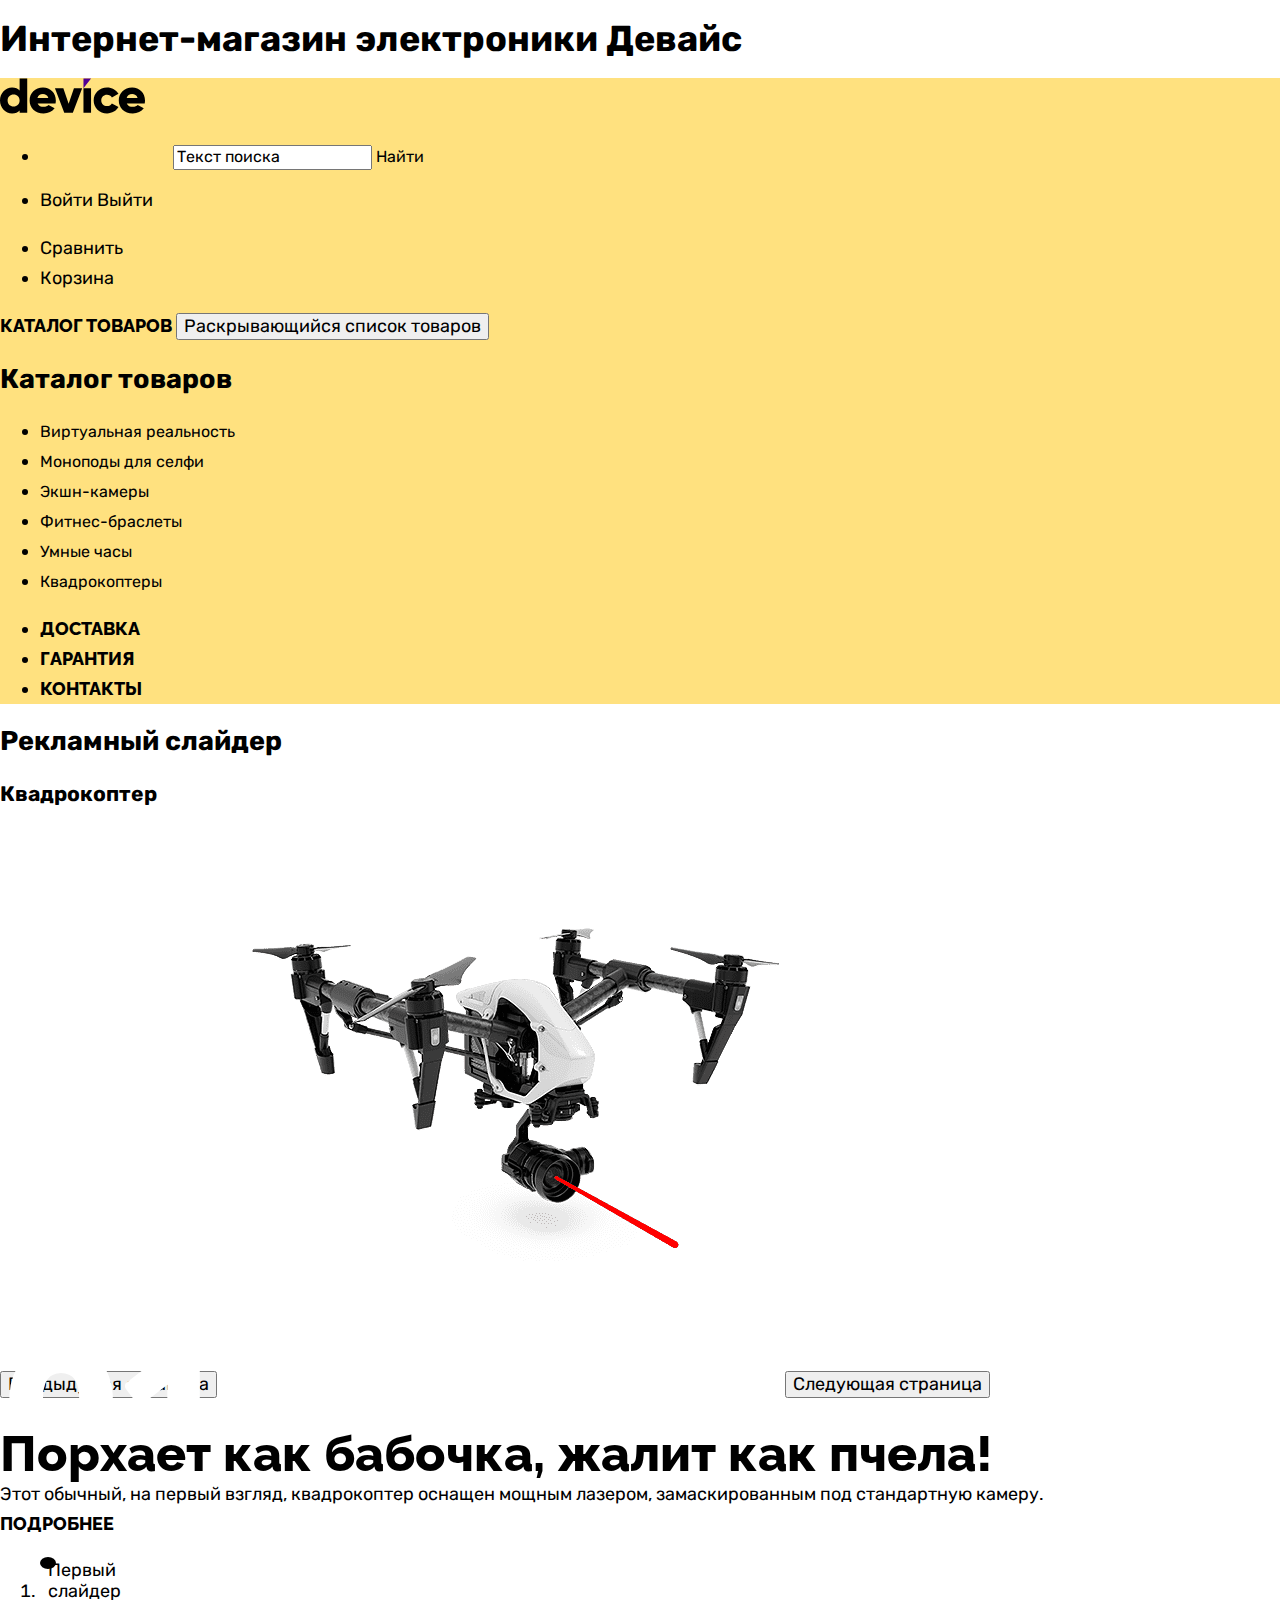
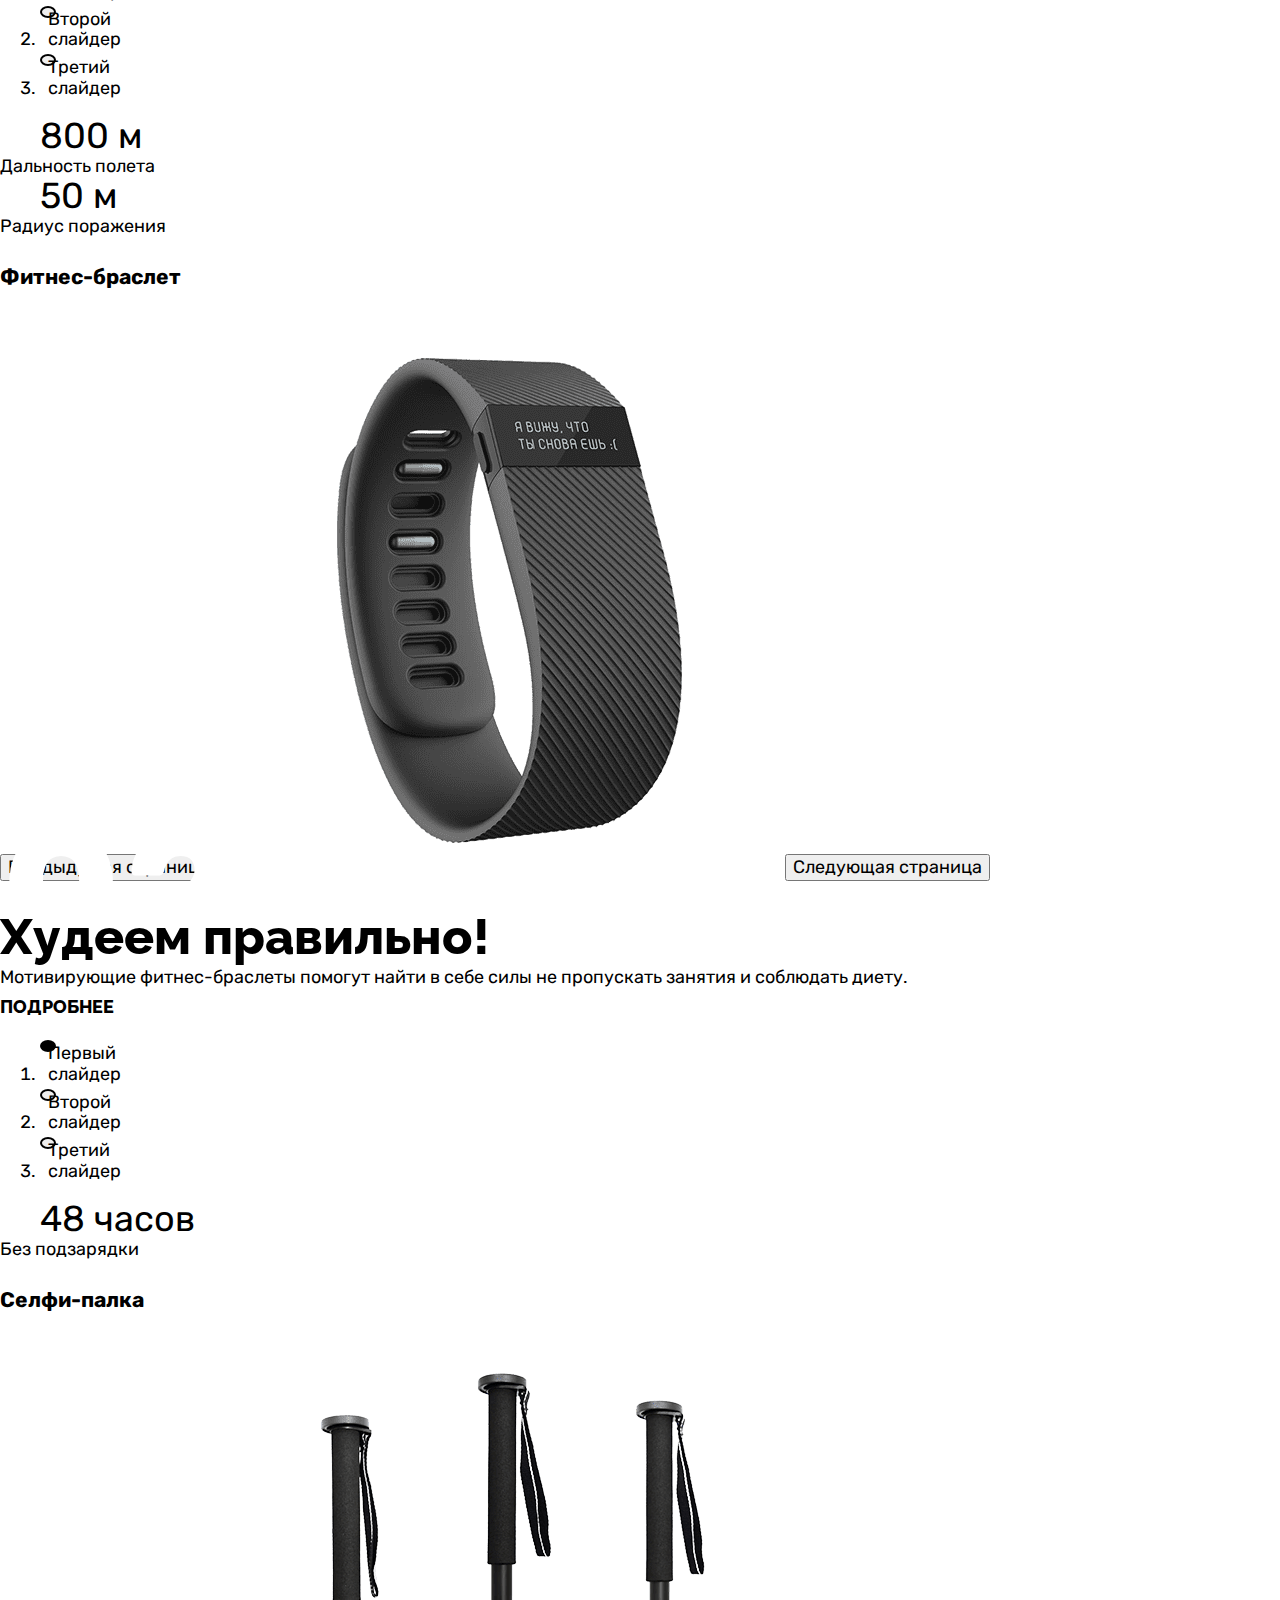
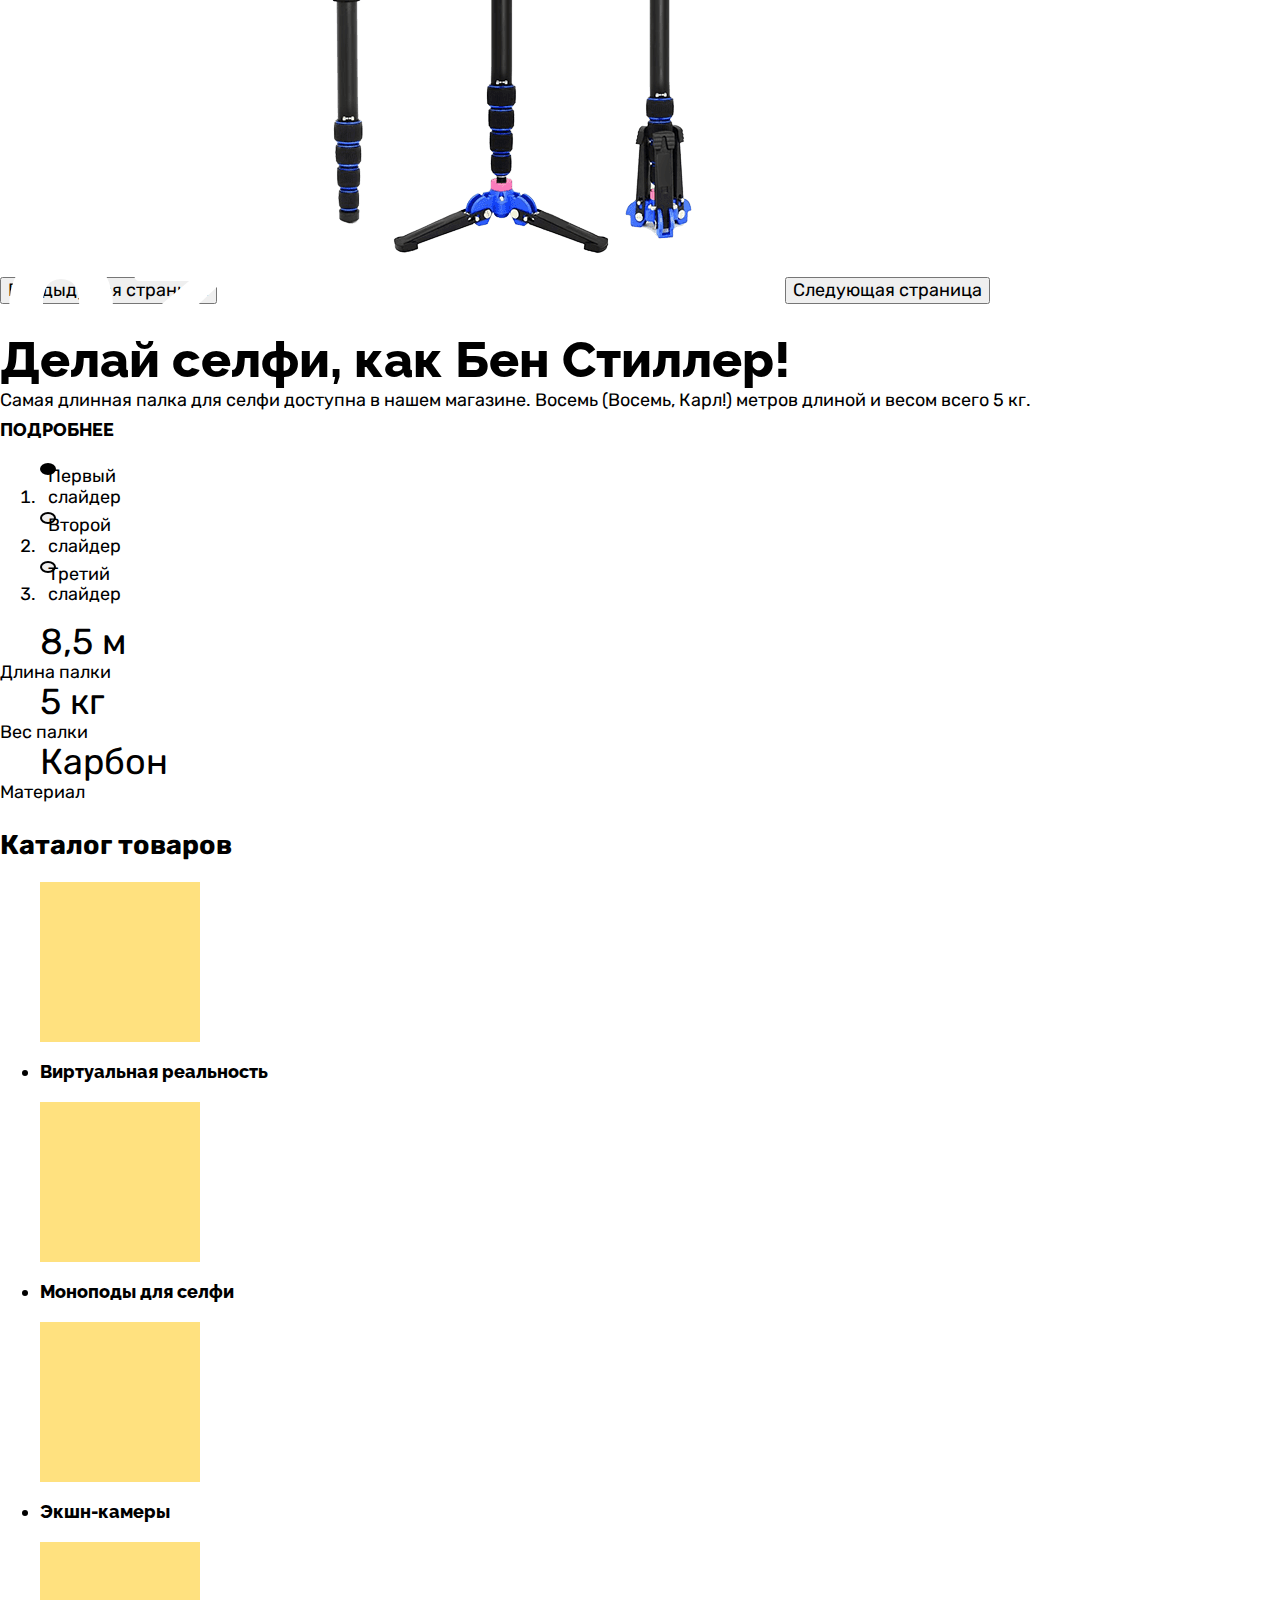
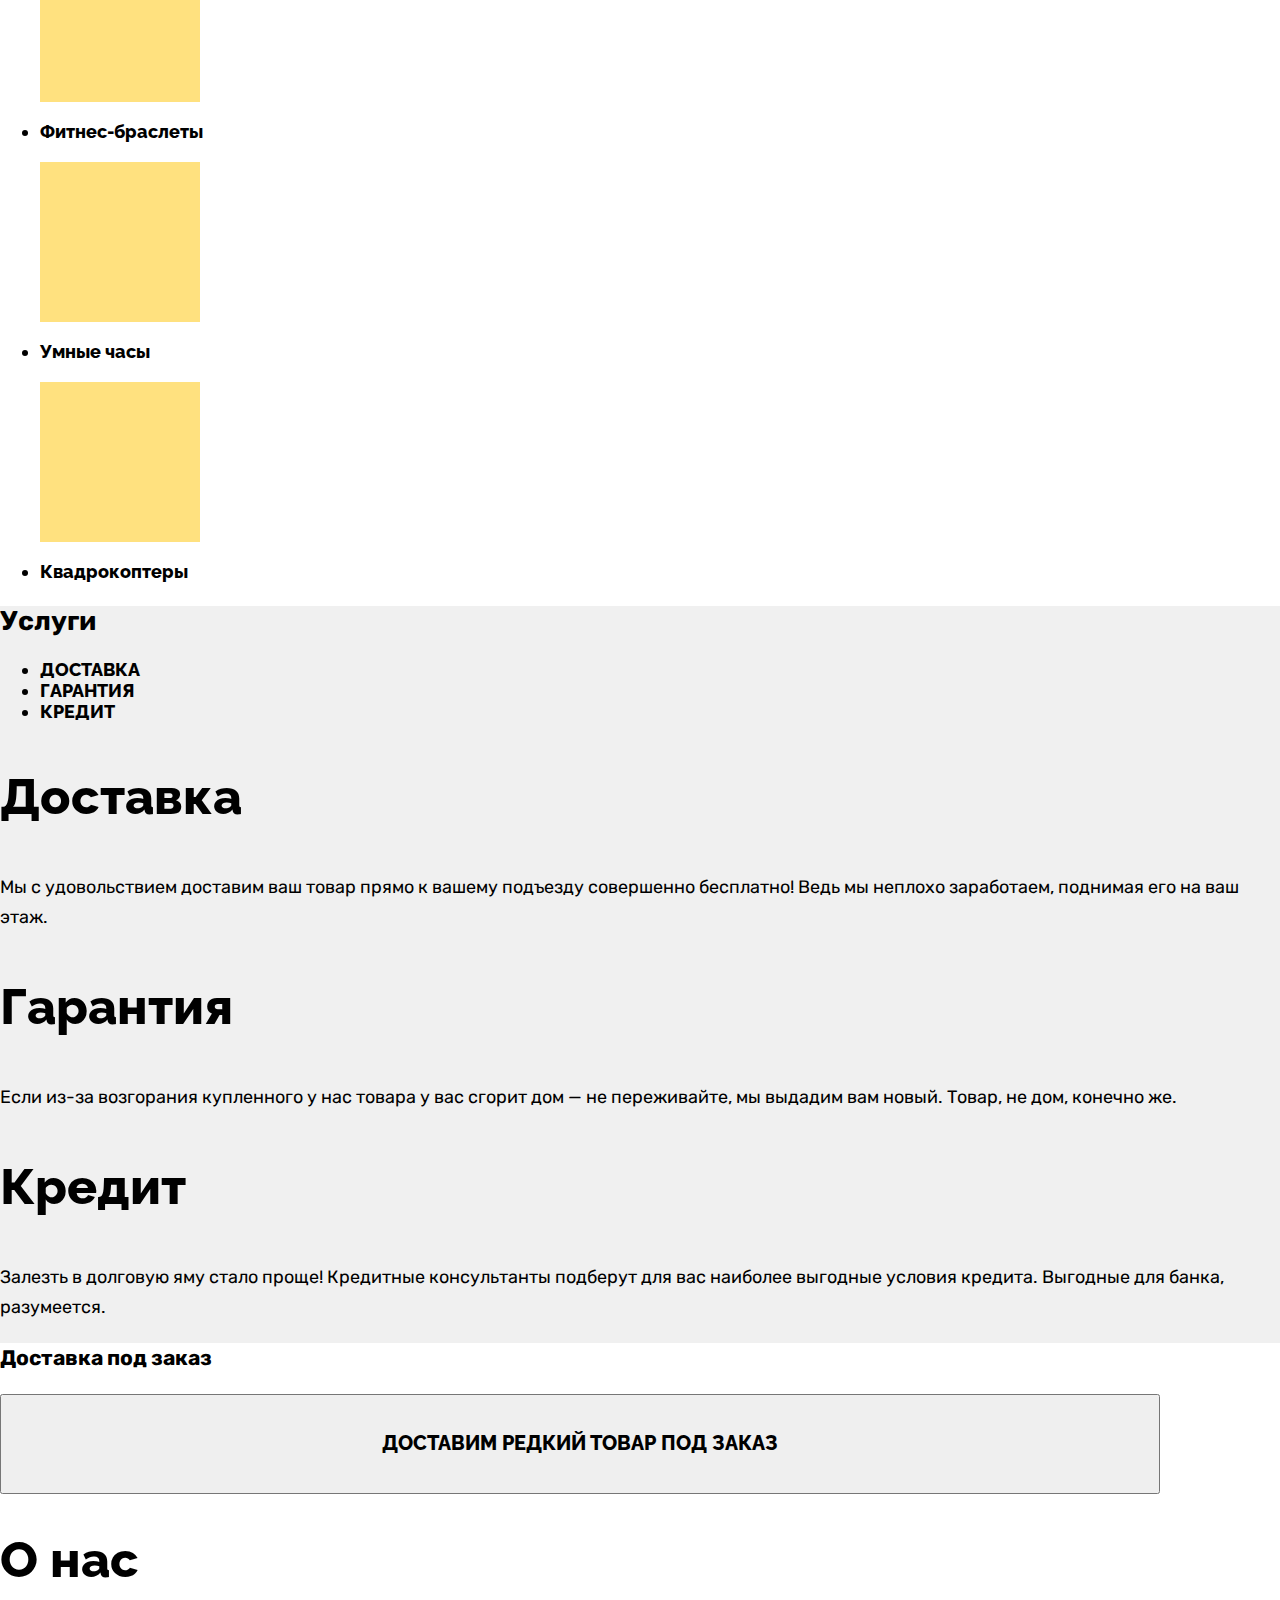
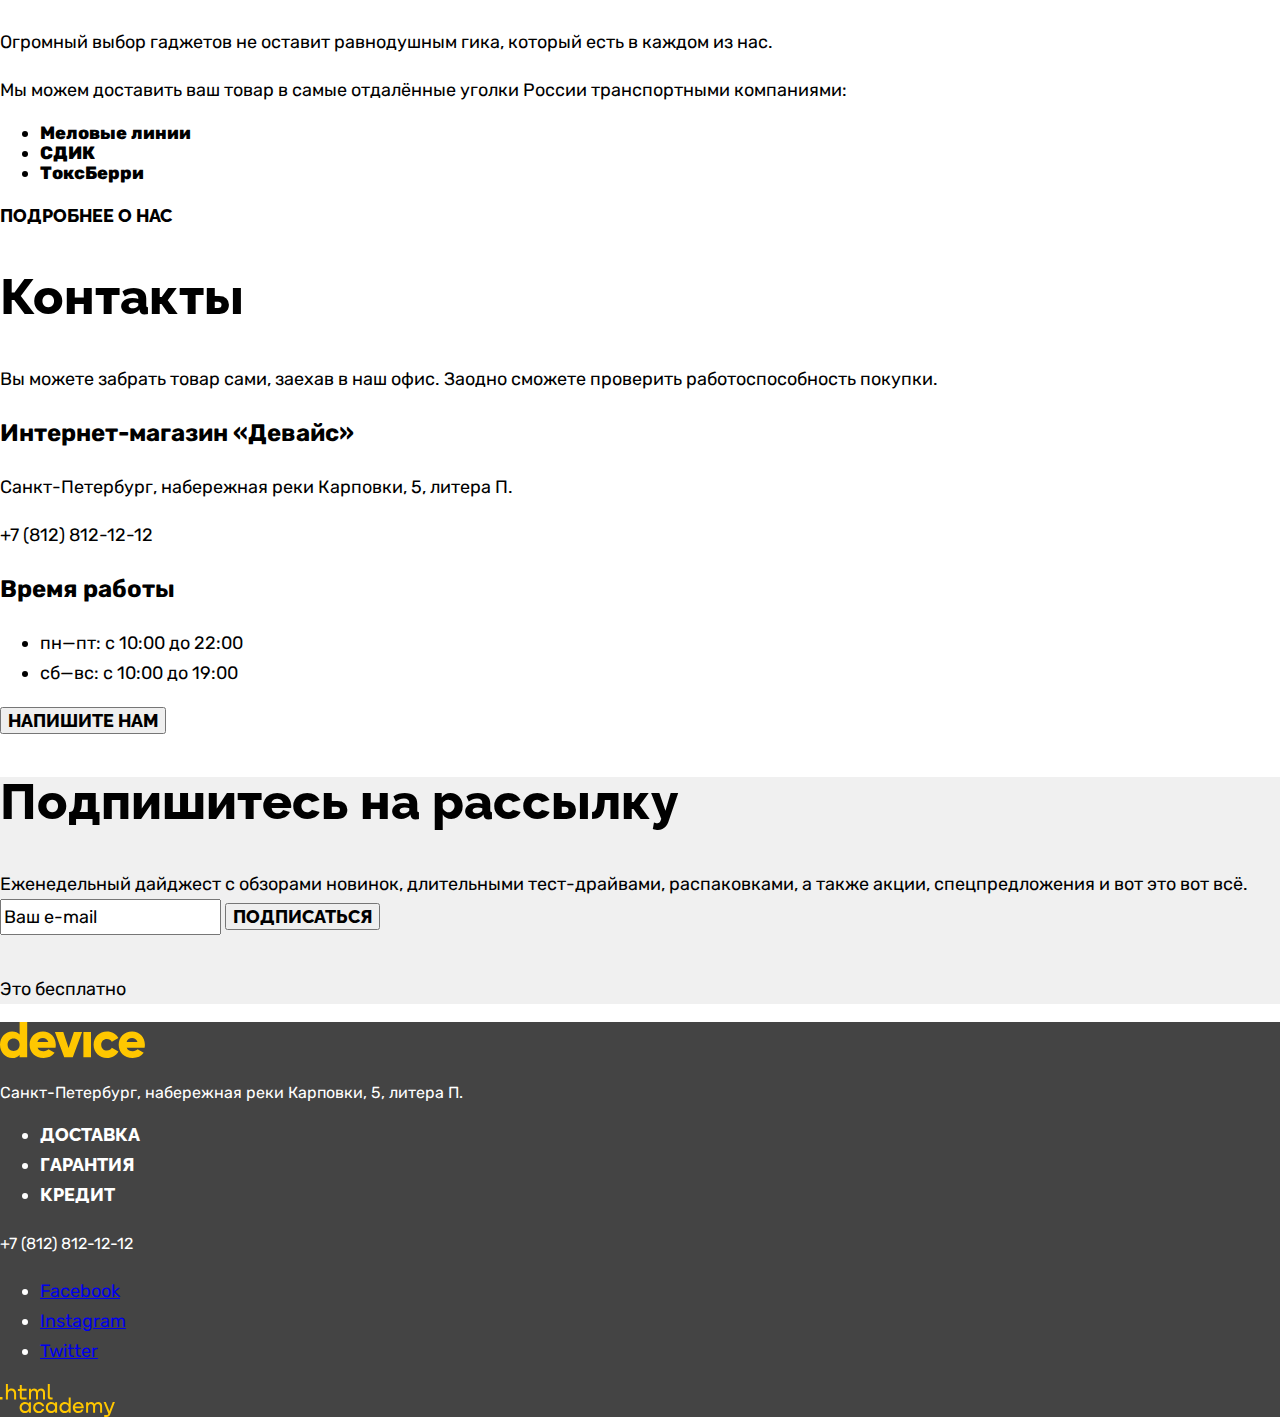
<file: 4/index.html>
<!DOCTYPE html>
<html lang="ru">
  <head>
    <meta charset="utf-8">
    <title>Интернет-магазин Девайс</title>
    <link rel="stylesheet" href="styles/normalize.css">
    <link rel="stylesheet" href="styles/styles.css">
    <base href="https://htmlacademy-htmlcss.github.io/2011429-device-33/4/">
</head>
  <body>
    <h1 class="visually-hidden">Интернет-магазин электроники Девайс</h1>
    <header>
      <div class="container">
        <div class="header-top">
          <a href="">
            <img src="images/logo/logo.svg" width="145" height="36" alt="Логотип">
          </a>
        </div>
        <div class="header-middle">
          <div class="menu-user">
            <ul class="menu-user-list">
              <li class="menu-user-item">
                <form class="menu-user-form" action="https://echo.htmlacademy.ru/" method="post">
                  <label><input type="text" name="search" value="Текст поиска">
                  <a class="menu-user-link" href="#">Найти</a>
                  </label>
                </form>
              </li>
              <li class="menu-user-item">
                <a class="menu-user-link" href="#">Войти</a>
                <a class="menu-user-link visually-hidden" href="#">Выйти</a>
              </li>
            </ul>
          </div>
          <div class="menu-user">
            <ul class="menu-user-list">
              <li class="menu-user-item">
                <a class="menu-user-link" href="#">Сравнить</a>
              </li>
              <li class="menu-user-item">
                <a class="menu-user-link" href="#">Корзина</a>
              </li>
            </ul>
          </div>
        </div>
        <div class="header-bottom">
          <div class="menu">
            <a class="menu-link" href="catalog.html">Каталог товаров</a>
            <button class="button-dropdown">
              <span class="visually-hidden">Раскрывающийся список товаров</span>
            </button>
            <nav class="navigation">
              <h2 class="visually-hidden">Каталог товаров</h2>
              <ul class="navigation-list">
                <li class="navigation-item">
                  <a class="navigation-link" href="#">Виртуальная реальность</a>
                </li>
                <li class="navigation-item">
                  <a class="navigation-link" href="#">Моноподы для cелфи</a>
                </li>
                <li class="navigation-item">
                  <a class="navigation-link" href="#">Экшн-камеры</a>
                </li>
                <li class="navigation-item">
                  <a class="navigation-link" href="#">Фитнес-браслеты</a>
                </li>
                <li class="navigation-item">
                  <a class="navigation-link" href="#">Умные часы</a>
                </li>
                <li class="navigation-item">
                  <a class="navigation-link" href="#">Квадрокоптеры</a>
                </li>
              </ul>
            </nav>
          </div>
          <div class="menu">
            <ul class="menu-list">
              <li class="menu-item">
                <a class="menu-link" href="#delivery">Доставка</a>
              </li>
              <li class="menu-item">
                <a class="menu-link" href="#guarantee">Гарантия</a>
              </li>
              <li class="menu-item">
                <a class="menu-link" href="#contacts">Контакты</a>
              </li>
            </ul>
          </div>
        </div>
      </div>
    </header>
    <main>
      <section class="advertising">
        <div class="container">
          <h2 class="visually-hidden">Рекламный слайдер</h2>
          <div class="slider-item slider-item-current">
            <h3 class="visually-hidden">Квадрокоптер</h3>
            <div class="slider-gallery">
              <button class="slider-button slider-prev">
                <span class="visually-hidden">Предыдущая страница</span>
              </button>
              <a href="catalog.html"><img src="images/sliders/slider-1.png" width="560" height="560" alt="Квадрокоптер"></a>
              <button class="slider-button slider-next">
                <span class="visually-hidden">Следующая страница</span>
              </button>
            </div>
            <div class="slider-wrapper">
              <div class="slider-number">01</div>
              <div class="slider-subtitle">Порхает как бабочка,
                жалит как пчела!</div>
              <div class="slider-descr">Этот обычный, на первый взгляд, квадрокоптер оснащен мощным лазером, замаскированным под стандартную камеру.
              </div>
              <a class="main-link" href="catalog.html">Подробнее</a>
              <ol class="slider-pagination">
                <li class="slider-pagination-item">
                  <button class="slider-pagination-button slider-pagination-button-current">
                    <span class="visually-hidden">Первый слайдер</span>
                  </button>
                </li>
                <li class="slider-pagination-item">
                  <button class="slider-pagination-button">
                    <span class="visually-hidden">Второй слайдер</span>
                  </button>
                </li>
                <li class="slider-pagination-item">
                  <button class="slider-pagination-button">
                    <span class="visually-hidden">Третий слайдер</span>
                  </button>
                </li>
              </ol>
              <dl class="slider-specifications">
                <dd>800 м</dd>
                <dt>Дальность полета</dt>
                <dd>50 м</dd>
                <dt>Радиус поражения</dt>
              </dl>
            </div>
          </div>
          <div class="slider-item">
            <h3 class="visually-hidden">Фитнес-браслет</h3>
            <div class="slider-gallery">
              <button class="slider-button slider-prev">
                <span class="visually-hidden">Предыдущая страница</span>
              </button>
              <a href="catalog.html"><img src="images/sliders/slider-2.png" width="560" height="560" alt="Фитнес-браслет"></a>
              <button class="slider-button slider-next">
                <span class="visually-hidden">Следующая страница</span>
              </button>
            </div>
            <div class="slider-wrapper">
              <div class="slider-number">02</div>
              <div class="slider-subtitle">Худеем правильно!</div>
              <div class="slider-descr">Мотивирующие фитнес-браслеты помогут найти в себе силы не пропускать занятия и соблюдать диету.
              </div>
              <a class="main-link" href="catalog.html">Подробнее</a>
              <ol class="slider-pagination">
                <li class="slider-pagination-item">
                  <button class="slider-pagination-button slider-pagination-button-current">
                    <span class="visually-hidden">Первый слайдер</span>
                  </button>
                </li>
                <li class="slider-pagination-item">
                  <button class="slider-pagination-button">
                    <span class="visually-hidden">Второй слайдер</span>
                  </button>
                </li>
                <li class="slider-pagination-item">
                  <button class="slider-pagination-button">
                    <span class="visually-hidden">Третий слайдер</span>
                  </button>
                </li>
              </ol>
              <dl class="slider-specifications">
                <dd>48 часов</dd>
                <dt>Без подзарядки</dt>
              </dl>
            </div>
          </div>
          <div class="slider-item">
            <h3 class="visually-hidden">Селфи-палка</h3>
            <div class="slider-gallery">
              <button class="slider-button slider-prev">
                <span class="visually-hidden">Предыдущая страница</span>
              </button>
              <a href="catalog.html"><img src="images/sliders/slider-3.png" width="560" height="560" alt="Палка для селфи"></a>
              <button class="slider-button slider-next">
                <span class="visually-hidden">Следующая страница</span>
              </button>
            </div>
            <div class="slider-wrapper">
              <div class="slider-number">03</div>
              <div class="slider-subtitle">Делай селфи,
                как Бен Стиллер! </div>
              <div class="slider-descr">Самая длинная палка для селфи доступна в нашем магазине. Восемь (Восемь, Карл!) метров длиной и весом всего 5 кг.
              </div>
              <a class="main-link" href="catalog.html">Подробнее</a>
              <ol class="slider-pagination">
                <li class="slider-pagination-item">
                  <button class="slider-pagination-button slider-pagination-button-current">
                    <span class="visually-hidden">Первый слайдер</span>
                  </button>
                </li>
                <li class="slider-pagination-item">
                  <button class="slider-pagination-button">
                    <span class="visually-hidden">Второй слайдер</span>
                  </button>
                </li>
                <li class="slider-pagination-item">
                  <button class="slider-pagination-button">
                    <span class="visually-hidden">Третий слайдер</span>
                  </button>
                </li>
              </ol>
              <dl class="slider-specifications">
                <dd>8,5 м</dd>
                <dt>Длина палки</dt>
                <dd>5 кг</dd>
                <dt>Вес палки</dt>
                <dd>Карбон</dd>
                <dt>Материал</dt>
              </dl>
            </div>
          </div>
        </div>
      </section>
      <section class="catalog">
        <div class="container">
          <h2 class="visually-hidden">Каталог товаров</h2>
          <ul class="catalog-list">
            <li class="catalog-item">
              <a class="catalog-link" href="catalog.html">
                <div class="catalog-item-img"></div>
                <h3 class="catalog-item-subtitle">Виртуальная
                  реальность</h3>
              </a>
            </li>
            <li class="catalog-item">
              <a class="catalog-link" href="catalog.html">
                <div class="catalog-item-img"></div>
                <h3 class="catalog-item-subtitle">Моноподы
                для селфи</h3>
              </a>
            </li>
            <li class="catalog-item">
              <a class="catalog-link" href="catalog.html">
                <div class="catalog-item-img"></div>
                <h3 class="catalog-item-subtitle">Экшн-камеры</h3>
              </a>
            </li>
            <li class="catalog-item">
              <a class="catalog-link" href="catalog.html">
                <div class="catalog-item-img"></div>
                <h3 class="catalog-item-subtitle">Фитнес-браслеты</h3>
              </a>
            </li>
            <li class="catalog-item">
              <a class="catalog-link" href="catalog.html">
                <div class="catalog-item-img"></div>
                <h3 class="catalog-item-subtitle">Умные часы</h3>
              </a>
            </li>
            <li class="catalog-item">
              <a class="catalog-link" href="catalog.html">
                <div class="catalog-item-img"></div>
                <h3 class="catalog-item-subtitle">Квадрокоптеры</h3>
              </a>
            </li>
          </ul>
        </div>
      </section>
      <section class="service">
        <div class="container">
          <h2 class="visually-hidden">Услуги</h2>
          <ul class="service-list">
            <li class="service-item"><a class="main-link main-link-current" href="#delivery">Доставка</a></li>
            <li class="service-item"><a class="main-link" href="#guarantee">Гарантия</a></li>
            <li class="service-item"><a class="main-link" href="#credit">Кредит</a></li>
          </ul>
          <div class="service-item-wrapper service-item-wrapper-current">
            <h3 id="delivery" class="service-item-subtitle">Доставка</h3>
            <div class="service-item-descr">Мы с удовольствием доставим ваш товар прямо
              к вашему подъезду совершенно бесплатно! Ведь
              мы неплохо заработаем, поднимая его на ваш этаж.</div>
          </div>
          <div class="service-item-wrapper">
            <h3 id="guarantee" class="service-item-subtitle">Гарантия</h3>
            <div class="service-item-descr">Если из-за возгорания купленного у нас товара у вас
              сгорит дом — не переживайте, мы выдадим вам новый.
              Товар, не дом, конечно же.</div>
          </div>
          <div class="service-item-wrapper">
            <h3 id="credit" class="service-item-subtitle">Кредит</h3>
            <div class="service-item-descr">Залезть в долговую яму стало проще! Кредитные консультанты подберут для вас наиболее выгодные условия кредита. Выгодные для банка, разумеется.</div>
          </div>
          <div class="order">
            <h3 class="visually-hidden">Доставка под заказ</h3>
            <button class="order-button">Доставим редкий товар под заказ</button>
          </div>
        </div>
      </section>
      <index-column>
        <div class="container">
          <section class="about">
            <h2 class="title">О нас</h2>
            <div class="about-descr">
              <p>Огромный выбор гаджетов не оставит равнодушным гика, который есть в каждом из нас.</p>
              <p>Мы можем доставить ваш товар в самые отдалённые уголки России транспортными компаниями:</p>
              <ul class="transport-list">
                <li class="transport-item"><b>Меловые линии</b></li>
                <li class="transport-item"><b>СДИК</b></li>
                <li class="transport-item"><b>ТоксБерри</b></li>
              </ul>
              <a  class="main-link"href="#">Подробнее о нас</a>
            </div>
          </section>
          <section class="contacts">
            <h2 class="title">Контакты</h2>
            <div class="contacts-descr">Вы можете забрать товар сами, заехав в наш офис.
              Заодно сможете проверить работоспособность покупки. </div>
            <h3 class="contacts-subtitle">Интернет-магазин «Девайс»</h3>
            <address>
              <p class="contacts-address">Санкт-Петербург, набережная реки Карповки, 5, литера П.</p>
              <a class="contacts-phone" href="tel:88128121212">+7 (812) 812-12-12</a>
            </address>
            <h3 class="contacts-subtitle">Время работы</h3>
            <ul class="contacts-schedule-list">
              <li class="contacts-schedule-item">пн—пт: с 10:00 до 22:00</li>
              <li class="contacts-schedule-item">сб—вс: с 10:00 до 19:00</li>
            </ul>
            <button class="main-link">Напишите нам</button>
          </section>
        </div>
      </index-column>
      <section class="mailing">
        <div class="container">
          <h2 class="title">Подпишитесь
            на рассылку</h2>
          <div class="mailing-descr">Еженедельный дайджест с обзорами новинок,
              длительными тест-драйвами, распаковками, а также акции, спецпредложения и вот это вот всё.</div>
          <form class="form-email" action="https://echo.htmlacademy.ru/" method="post">
            <input type="email" name="email" value="Ваш e-mail">
            <button class="button" type="submit">Подписаться</button>
          </form>
          <p>Это бесплатно</p>
        </div>
      </section>
      <footer>
        <div class="container">
          <div class="footer-top">
            <a href="">
              <img src="images/logo/logo-color.svg" width="145" height="36" alt="Логотип Девайс">
            </a>
          </div>
          <div class="footer-middle">
            <div class="address">
              <p class="footer-address">Санкт-Петербург, набережная реки Карповки, 5, литера П.</p>
            </div>
            <div class="menu footer-menu">
              <ul class="footer-menu-list">
                <li><a class="service-item footer-menu-item" href="#delivery">Доставка</a></li>
                <li><a class="service-item footer-menu-item" href="#delivery">Гарантия</a></li>
                <li><a class="service-item footer-menu-item" href="#delivery">Кредит</a></li>
              </ul>
            </div>
            <div class="address">
              <a class="footer-phone" href="tel:88128121212">+7 (812) 812-12-12</a>
            </div>
          </div>
          <div class="footer-bottom">
            <div class="social">
              <ul class="social-list">
                <li class="social-item">
                  <a class="social-link" href="https://wwww.facebook.com/htmlacademy">
                    <span class="visually-hidden">Facebook</span>
                  </a>
                </li>
                <li class="social-item">
                  <a class="social-link" href="https://wwww.instagram.com/htmlacademy/">
                    <span class="visually-hidden">Instagram</span>
                  </a>
                </li>
                <li class="social-item">
                  <a class="social-link" href="https://wwww.twitter.com/htmlacademy_ru">
                    <span class="visually-hidden">Twitter</span>
                  </a>
                </li>
              </ul>
            </div>
            <div class="made-in">
              <a href="https://htmlacademy.ru">
                <img src="images/logo/logo-htmlacademy.svg" width="115" height="33" alt="Сделано в Html-Academy ">
              </a>
            </div>
          </div>
        </div>
      </footer>
    </main>
  </body>
</html>
</file>
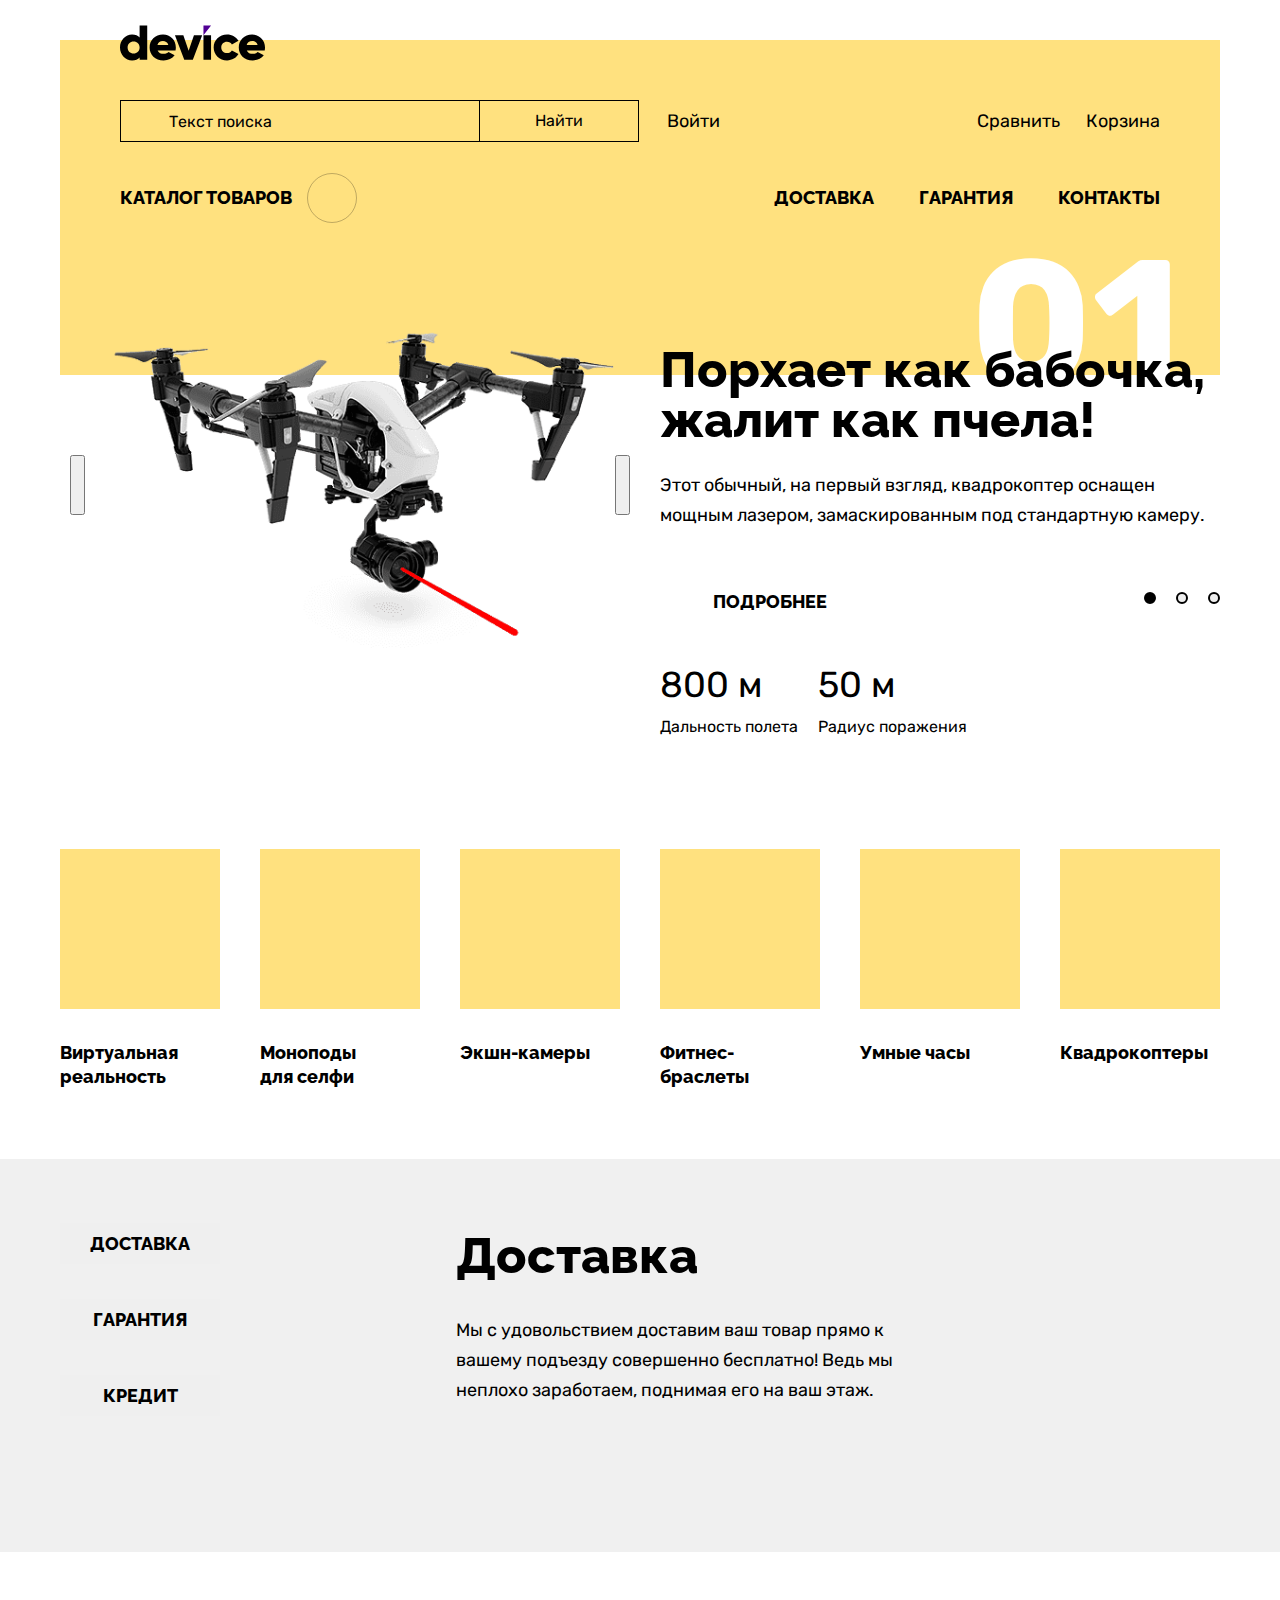
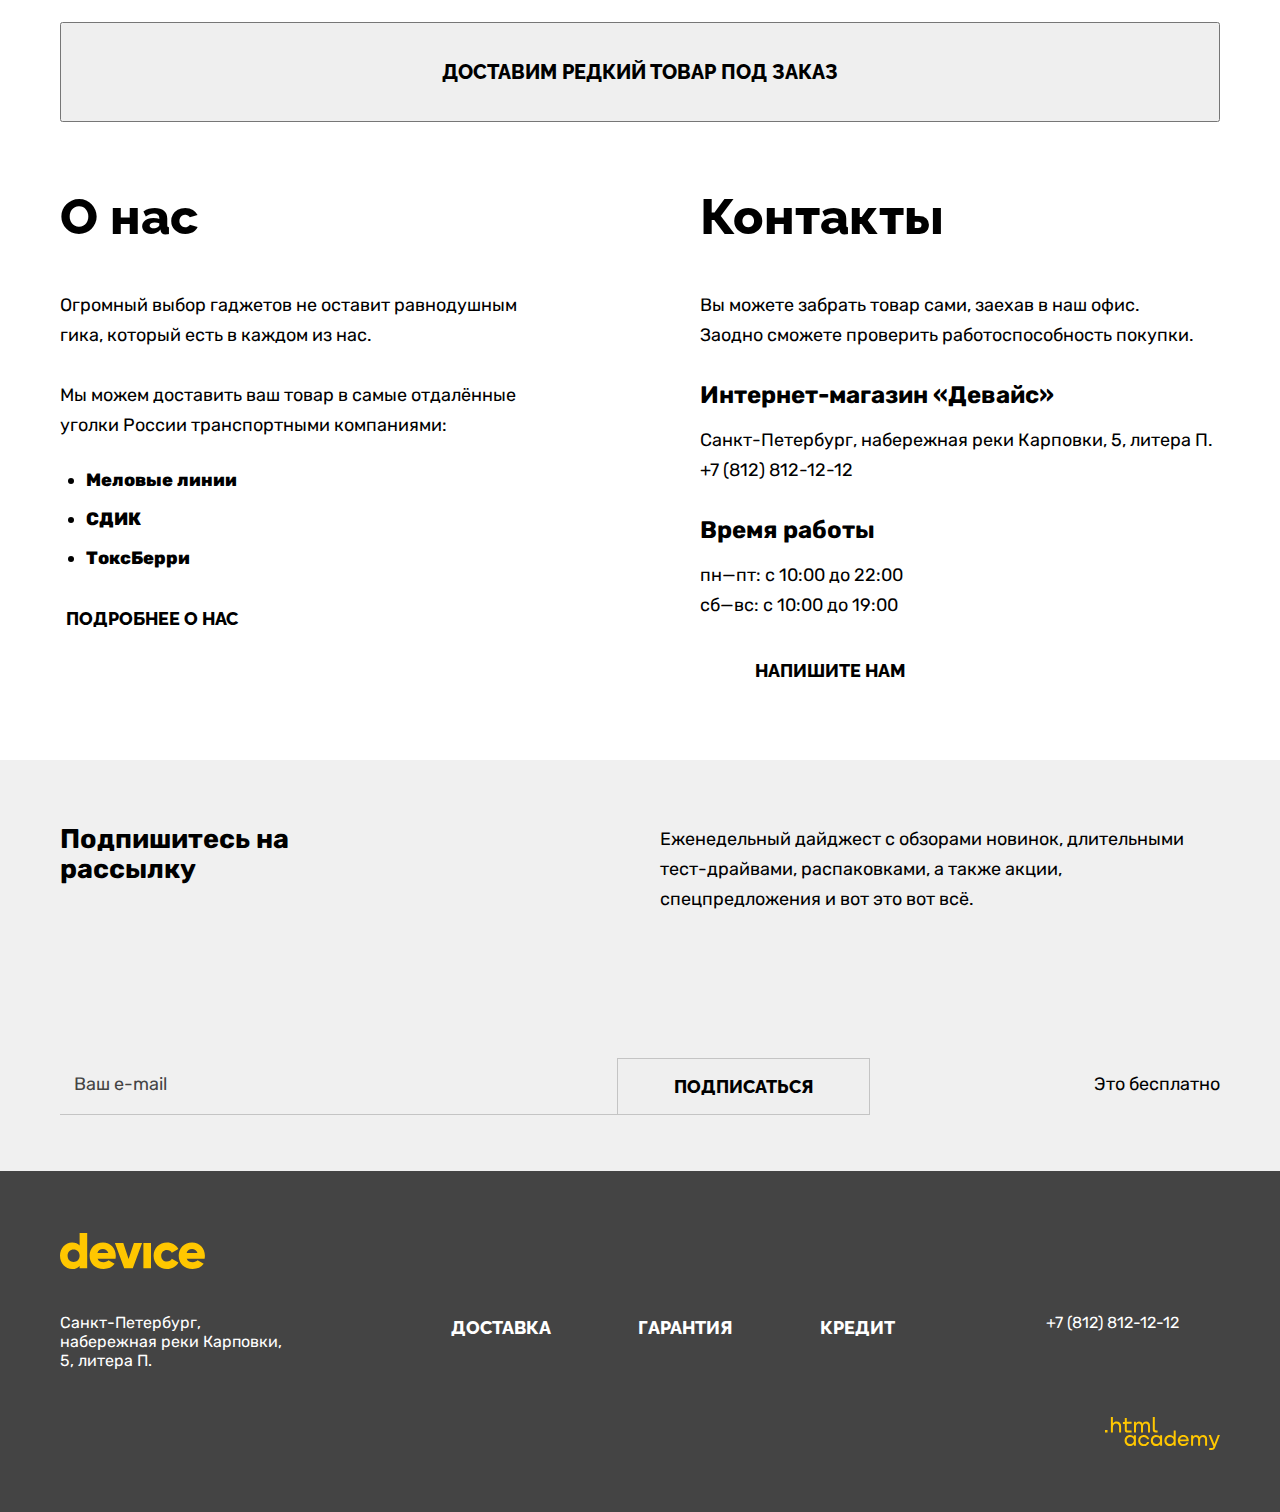
<file: 5/index.html>
<!DOCTYPE html>
<html lang="ru">
  <head>
    <meta charset="utf-8">
    <title>Интернет-магазин Девайс</title>
    <link rel="stylesheet" href="styles/styles.css">
    <base href="https://htmlacademy-htmlcss.github.io/2011429-device-33/5/">
</head>
  <body>
    <h1 class="visually-hidden">Интернет-магазин электроники Девайс</h1>
    <header class="main-header">
      <div class="container">
        <div class="header-top">
          <a href="">
            <img class="header-img" src="images/logo/logo.svg" width="145" height="36" alt="Логотип">
          </a>
        </div>
        <div class="header-middle">
          <div class="menu-search-log">
            <form class="menu-form" action="https://echo.htmlacademy.ru/" method="post">
              <label><input type="text" name="search" value="Текст поиска">
              </label>
              <button class="button-search">Найти</button>
            </form>
            <div class="account">
              <button class="button-login">Войти</button>
              <a class="account-name-link" href="#">Коля Петухов</a>
              <button class="button-logout">Выйти</button>
            </div>
          </div>
          <div class="menu-user">
            <ul class="menu-user-list">
              <li class="menu-user-item">
                <a class="menu-user-link" href="#">Сравнить</a>
              </li>
              <li class="menu-user-item">
                <a class="menu-user-link" href="#">Корзина</a>
              </li>
            </ul>
          </div>
        </div>
        <div class="header-bottom">
          <div class="menu">
            <div class="menu-nav">
              <a class="menu-link" href="catalog.html">Каталог товаров</a>
              <button class="button-dropdown">
              <span class="visually-hidden">Раскрывающийся список товаров</span>
              </button>
            </div>
            <nav class="navigation navigation-active">
              <h2 class="visually-hidden">Каталог товаров</h2>
              <ul class="navigation-list">
                <li class="navigation-item">
                  <a class="navigation-link" href="#">Виртуальная реальность</a>
                </li>
                <li class="navigation-item">
                  <a class="navigation-link" href="#">Моноподы для cелфи</a>
                </li>
                <li class="navigation-item">
                  <a class="navigation-link" href="#">Экшн-камеры</a>
                </li>
              </ul>
              <ul class="navigation-list">
                <li class="navigation-item">
                  <a class="navigation-link" href="#">Фитнес-браслеты</a>
                </li>
                <li class="navigation-item">
                  <a class="navigation-link" href="#">Умные часы</a>
                </li>
              </ul>
              <ul class="navigation-list">
                <li class="navigation-item">
                  <a class="navigation-link" href="#">Квадрокоптеры</a>
                </li>
              </ul>
            </nav>
          </div>
          <div class="menu">
            <ul class="menu-list">
              <li class="menu-item">
                <a class="menu-link" href="#delivery">Доставка</a>
              </li>
              <li class="menu-item">
                <a class="menu-link" href="#guarantee">Гарантия</a>
              </li>
              <li class="menu-item">
                <a class="menu-link" href="#contacts">Контакты</a>
              </li>
            </ul>
          </div>
        </div>
      </div>
    </header>
    <main>
      <section class="advertising">
        <div class="container">
          <h2 class="visually-hidden">Рекламный слайдер</h2>
          <div class="slider-item slider-item-current">
            <div class="slider-gallery">
              <button class="slider-button slider-prev">
                <span class="visually-hidden">Предыдущая страница</span>
              </button>
              <a href="catalog.html"><img class="slider-gallery-img" src="images/sliders/slider-1.png" width="530" height="530" alt="Квадрокоптер"></a>
              <button class="slider-button slider-next">
                <span class="visually-hidden">Следующая страница</span>
              </button>
            </div>
            <div class="slider-wrapper">
              <h3 class="visually-hidden">Квадрокоптер</h3>
              <div class="slider-number">01</div>
              <div class="slider-subtitle">Порхает как бабочка,
                жалит как пчела!</div>
              <div class="slider-descr">Этот обычный, на первый взгляд, квадрокоптер оснащен мощным лазером, замаскированным под стандартную камеру.
              </div>
              <div class="slider-line">
              <a class="slider-link" href="catalog.html">Подробнее</a>
              <ol class="slider-pagination">
                <li class="slider-pagination-item">
                  <button class="slider-pagination-button slider-pagination-button-current">
                    <span class="visually-hidden">Первый слайдер</span>
                  </button>
                </li>
                <li class="slider-pagination-item">
                  <button class="slider-pagination-button">
                    <span class="visually-hidden">Второй слайдер</span>
                  </button>
                </li>
                <li class="slider-pagination-item">
                  <button class="slider-pagination-button">
                    <span class="visually-hidden">Третий слайдер</span>
                  </button>
                </li>
              </ol>
              </div>
              <ul class="slider-specifications-list">
                <li class="slider-specifications-item">
                  <p>800 м</p>
                  <p class="slider-specifications-item-descr">Дальность полета</p>
                </li>
                <li class="slider-specifications-item">
                  <p>50 м</p>
                  <p class="slider-specifications-item-descr">Радиус поражения</p>
                </li>
              </ul>
            </div>
          </div>
          <div class="slider-item ">
            <div class="slider-gallery">
              <button class="slider-button slider-prev">
                <span class="visually-hidden">Предыдущая страница</span>
              </button>
              <a href="catalog.html"><img src="images/sliders/slider-2.png" width="530" height="530" alt="Фитнес-браслет"></a>
              <button class="slider-button slider-next">
                <span class="visually-hidden">Следующая страница</span>
              </button>
            </div>
            <div class="slider-wrapper">
              <h3 class="visually-hidden">Фитнес-браслет</h3>
              <div class="slider-number">02</div>
              <div class="slider-subtitle">Худеем <br>правильно!</div>
              <div class="slider-descr">Мотивирующие фитнес-браслеты помогут найти в себе силы не пропускать занятия и соблюдать диету.
              </div>
              <div class="slider-line">
                <a class="slider-link" href="catalog.html">Подробнее</a>
              <ol class="slider-pagination">
                <li class="slider-pagination-item">
                  <button class="slider-pagination-button slider-pagination-button-current">
                    <span class="visually-hidden">Первый слайдер</span>
                  </button>
                </li>
                <li class="slider-pagination-item">
                  <button class="slider-pagination-button">
                    <span class="visually-hidden">Второй слайдер</span>
                  </button>
                </li>
                <li class="slider-pagination-item">
                  <button class="slider-pagination-button">
                    <span class="visually-hidden">Третий слайдер</span>
                  </button>
                </li>
              </ol>
              </div>
              <ul class="slider-specifications-list">
                <li class="slider-specifications-item">
                  <p>48 часов</p>
                  <p class="slider-specifications-item-descr">Без подзарядки</p>
                </li>
              </ul>
            </div>
          </div>
          <div class="slider-item ">
            <div class="slider-gallery">
              <button class="slider-button slider-prev">
                <span class="visually-hidden">Предыдущая страница</span>
              </button>
              <a href="catalog.html"><img src="images/sliders/slider-3.png" width="530" height="530" alt="Палка для селфи"></a>
              <button class="slider-button slider-next">
                <span class="visually-hidden">Следующая страница</span>
              </button>
            </div>
            <div class="slider-wrapper">
              <h3 class="visually-hidden">Селфи-палка</h3>
              <div class="slider-number">03</div>
              <div class="slider-subtitle">Делай селфи,
                как Бен Стиллер! </div>
              <div class="slider-descr">Самая длинная палка для селфи доступна в нашем магазине. Восемь (Восемь, Карл!) метров длиной и весом всего 5 кг.
              </div>
              <div class="slider-line">
                <a class="slider-link" href="catalog.html">Подробнее</a>
              <ol class="slider-pagination">
                <li class="slider-pagination-item">
                  <button class="slider-pagination-button slider-pagination-button-current">
                    <span class="visually-hidden">Первый слайдер</span>
                  </button>
                </li>
                <li class="slider-pagination-item">
                  <button class="slider-pagination-button">
                    <span class="visually-hidden">Второй слайдер</span>
                  </button>
                </li>
                <li class="slider-pagination-item">
                  <button class="slider-pagination-button">
                    <span class="visually-hidden">Третий слайдер</span>
                  </button>
                </li>
              </ol>
              </div>

              <ul class="slider-specifications-list">
                <li class="slider-specifications-item">
                  <p>8,5 м</p>
                  <p class="slider-specifications-item-descr">Длина палки</p>
                </li>
                <li class="slider-specifications-item">
                  <p>5 кг</p>
                  <p class="slider-specifications-item-descr">Вес палки</p>
                </li>
                <li class="slider-specifications-item">
                  <p>Карбон</p>
                  <p class="slider-specifications-item-descr">Материал</p>
                </li>
              </ul>
            </div>
          </div>
        </div>
      </section>
      <section class="catalog">
        <div class="container">
          <h2 class="visually-hidden">Каталог товаров</h2>
          <ul class="catalog-list">
            <li class="catalog-item">
              <a class="catalog-link" href="catalog.html">
                <div class="catalog-item-img"></div>
                <h3 class="catalog-item-subtitle">Виртуальная
                  реальность</h3>
              </a>
            </li>
            <li class="catalog-item">
              <a class="catalog-link" href="catalog.html">
                <div class="catalog-item-img"></div>
                <h3 class="catalog-item-subtitle">Моноподы<br>
                для селфи</h3>
              </a>
            </li>
            <li class="catalog-item">
              <a class="catalog-link" href="catalog.html">
                <div class="catalog-item-img"></div>
                <h3 class="catalog-item-subtitle">Экшн-камеры</h3>
              </a>
            </li>
            <li class="catalog-item">
              <a class="catalog-link" href="catalog.html">
                <div class="catalog-item-img"></div>
                <h3 class="catalog-item-subtitle">Фитнес-браслеты</h3>
              </a>
            </li>
            <li class="catalog-item">
              <a class="catalog-link" href="catalog.html">
                <div class="catalog-item-img"></div>
                <h3 class="catalog-item-subtitle">Умные часы</h3>
              </a>
            </li>
            <li class="catalog-item">
              <a class="catalog-link" href="catalog.html">
                <div class="catalog-item-img"></div>
                <h3 class="catalog-item-subtitle">Квадрокоптеры</h3>
              </a>
            </li>
          </ul>
        </div>
      </section>
      <section class="service">
        <div class="container">
          <h2 class="visually-hidden">Услуги</h2>
          <div class="service-column">
            <ul class="service-list">
              <li class="service-item"><button class="button-service button-service-current">Доставка</button></li>
              <li class="service-item"><button class="button-service">Гарантия</button></li>
              <li class="service-item"><button class="button-service">Кредит</button></li>
            </ul>
            <div class="service-wrapper">
              <div class="service-item-wrapper service-item-wrapper-current">
                <h3 id="delivery" class="service-item-subtitle">Доставка</h3>
                <div class="service-item-descr">Мы с удовольствием доставим ваш товар прямо
                  к вашему подъезду совершенно бесплатно! Ведь
                  мы неплохо заработаем, поднимая его на ваш этаж.</div>
              </div>
              <div class="service-item-wrapper">
                <h3 id="guarantee" class="service-item-subtitle">Гарантия</h3>
                <div class="service-item-descr">Если из-за возгорания купленного у нас товара у вас
                  сгорит дом — не переживайте, мы выдадим вам новый.
                  Товар, не дом, конечно же.</div>
              </div>
              <div class="service-item-wrapper">
                <h3 id="credit" class="service-item-subtitle">Кредит</h3>
                <div class="service-item-descr">Залезть в долговую яму стало проще! Кредитные консультанты подберут для вас наиболее выгодные условия кредита. Выгодные для банка, разумеется.</div>
              </div>
            </div>
          </div>
        </div>
      </section>
      <section class="order">
        <div class="container">
          <h3 class="visually-hidden">Доставка под заказ</h3>
          <button class="order-button">Доставим редкий товар под заказ</button>
        </div>
      </section>
      <section class="information">
        <div class="container">
          <div class="about">
            <h2 class="about-title">О нас</h2>
            <div class="about-descr">
              <p>Огромный выбор гаджетов не оставит равнодушным гика, который есть в каждом из нас.</p>
              <p>Мы можем доставить ваш товар в самые отдалённые уголки России транспортными компаниями:</p>
              <ul class="transport-list">
                <li class="transport-item"><b>Меловые линии</b></li>
                <li class="transport-item"><b>СДИК</b></li>
                <li class="transport-item"><b>ТоксБерри</b></li>
              </ul>
              <a  class="about-link" href="#">Подробнее о нас</a>
            </div>
          </div>
          <div class="contacts">
            <h2 class="contacts-title">Контакты</h2>
            <div class="contacts-descr">Вы можете забрать товар сами, заехав в наш офис.
              <br>Заодно сможете проверить работоспособность покупки. </div>
            <h3 class="contacts-subtitle">Интернет-магазин «Девайс»</h3>
            <address>
              <p class="contacts-address">Санкт-Петербург, набережная реки Карповки, 5, литера П.</p>
              <a class="contacts-phone" href="tel:88128121212">+7 (812) 812-12-12</a>
            </address>
            <h3 class="contacts-subtitle">Время работы</h3>
            <ul class="contacts-schedule-list">
              <li class="contacts-schedule-item">пн—пт: с 10:00 до 22:00</li>
              <li class="contacts-schedule-item">сб—вс: с 10:00 до 19:00</li>
            </ul>
            <button class="button-contacts">Напишите нам</button>
          </div>
        </div>
      </section>
      <section class="mailing">
        <div class="container">
          <div class="mailing-wrapper">
            <h2 class="title">Подпишитесь
              на рассылку</h2>
            <div class="mailing-descr">Еженедельный дайджест с обзорами новинок,
                длительными тест-драйвами, распаковками, а также акции, спецпредложения и вот это вот всё.</div>
          </div>
          <div class="mailing-form">
            <form class="form-email" action="https://echo.htmlacademy.ru/" method="post">
              <input type="email" name="email" value="Ваш e-mail">
              <button class="button-mail" type="submit">Подписаться</button>
            </form>
            <p>Это бесплатно</p>
          </div>
        </div>
      </section>
      <footer class="main-footer">
        <div class="container">
          <div class="footer-top">
            <a href="">
              <img src="images/logo/logo-color.svg" width="145" height="36" alt="Логотип Девайс">
            </a>
          </div>
          <div class="footer-middle">
            <div class="address">
              <p class="footer-address">Санкт-Петербург, набережная реки Карповки, 5, литера П.</p>
            </div>
            <ul class="footer-menu-list">
                <li><a class="service-item footer-menu-item" href="#delivery">Доставка</a></li>
                <li><a class="service-item footer-menu-item" href="#delivery">Гарантия</a></li>
                <li><a class="service-item footer-menu-item" href="#delivery">Кредит</a></li>
            </ul>
            <div class="address">
              <a class="footer-phone" href="tel:88128121212">+7 (812) 812-12-12</a>
            </div>
          </div>
          <div class="footer-bottom">
            <ul class="social-list">
              <li class="social-item">
                <a class="social-link" href="https://wwww.facebook.com/htmlacademy">
                  <span class="visually-hidden">Facebook</span>
                </a>
              </li>
              <li class="social-item">
                <a class="social-link" href="https://wwww.instagram.com/htmlacademy/">
                  <span class="visually-hidden">Instagram</span>
                </a>
              </li>
              <li class="social-item">
                <a class="social-link" href="https://wwww.twitter.com/htmlacademy_ru">
                  <span class="visually-hidden">Twitter</span>
                </a>
              </li>
            </ul>
            <div class="made-in">
              <a href="https://htmlacademy.ru">
                <img src="images/logo/logo-htmlacademy.svg" width="115" height="33" alt="Сделано в Html-Academy ">
              </a>
            </div>
          </div>
        </div>
      </footer>
    </main>
  </body>
</html>
</file>
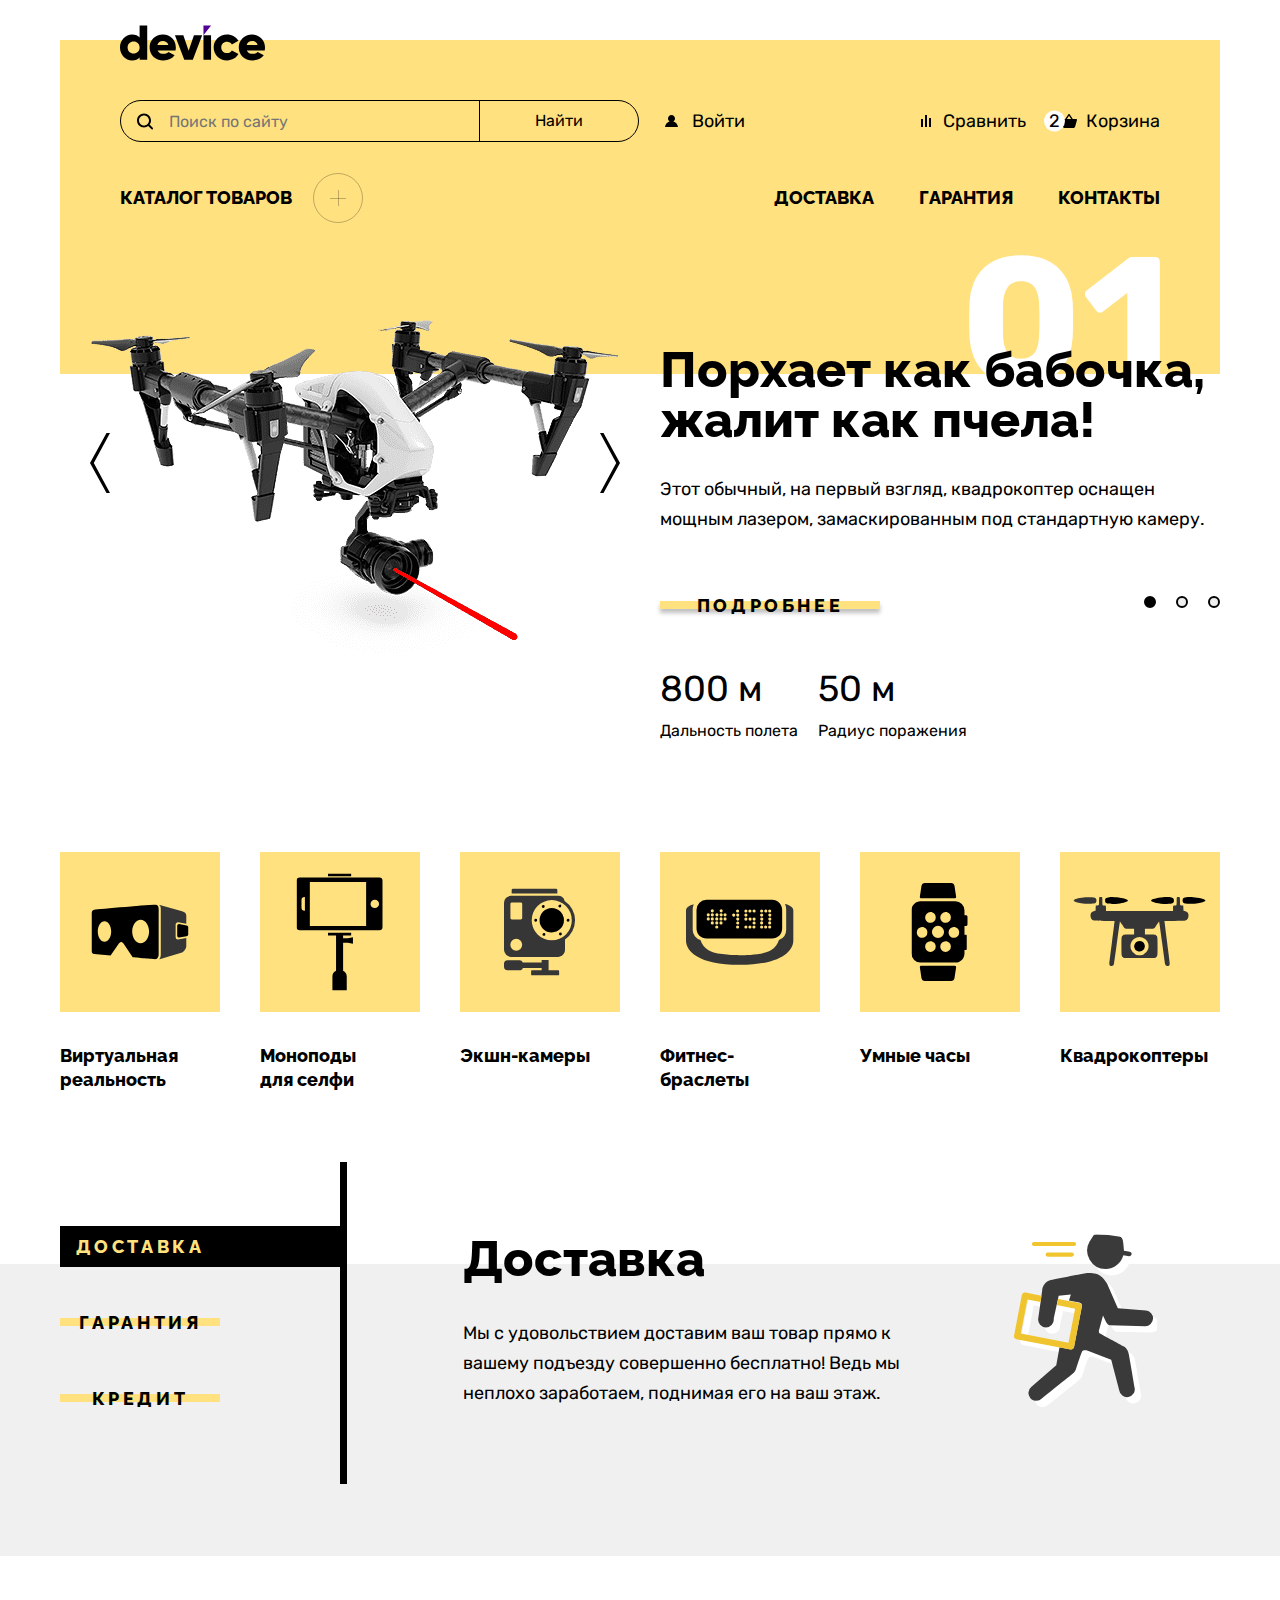
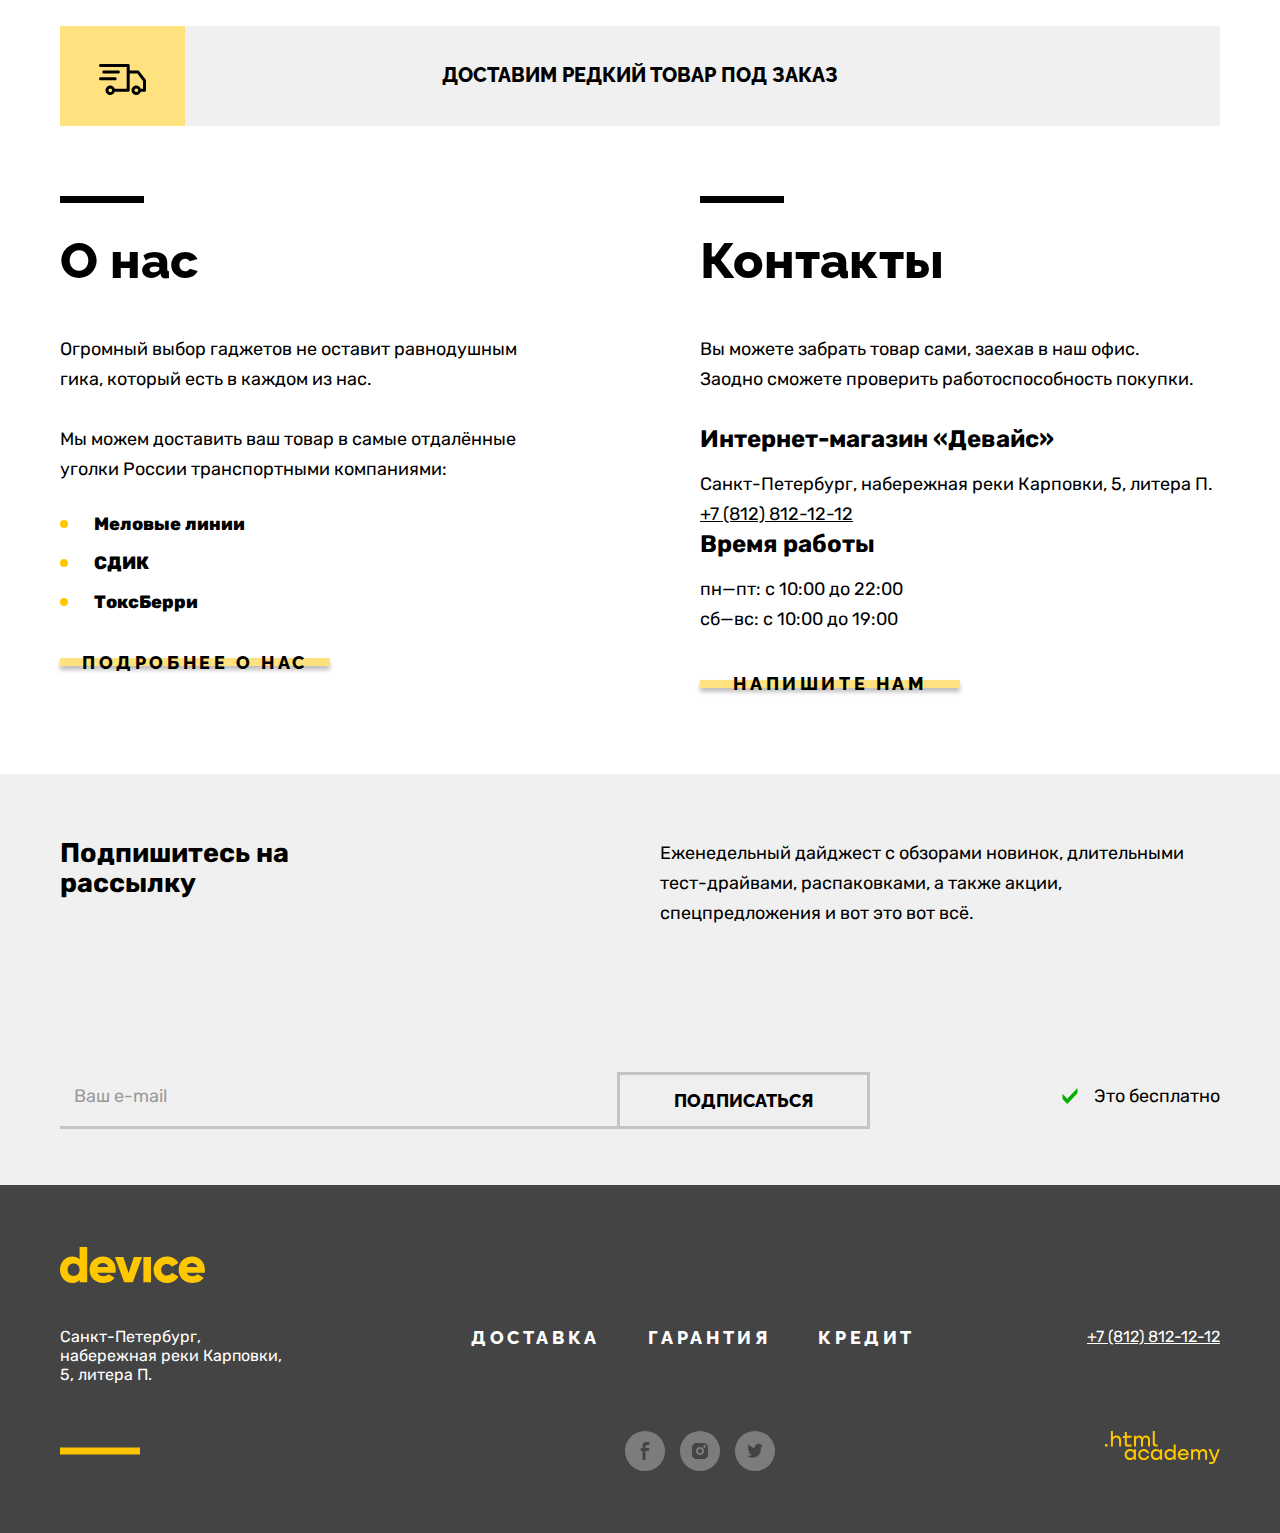
<file: 7/index.html>
<!DOCTYPE html>
<html lang="ru">
  <head>
    <meta charset="utf-8">
    <title>Интернет-магазин Девайс</title>
    <link rel="stylesheet" href="styles/styles.css">
    <base href="https://htmlacademy-htmlcss.github.io/2011429-device-33/7/">
</head>
  <body>
    <h1 class="visually-hidden">Интернет-магазин электроники Девайс</h1>
    <header class="main-header">
      <div class="container">
        <div class="header-top">
          <a href="">
            <img class="header-img" src="images/logo/logo.svg" width="145" height="36" alt="Логотип">
          </a>
        </div>
        <div class="header-middle">
          <div class="menu-search-log">
            <form class="menu-form" action="https://echo.htmlacademy.ru/" method="get">
              <svg class="menu-icon" aria-hidden="true" focusable="false" width="16" height="17" fill="currentColor" xmlns="http://www.w3.org/2000/svg">
                  <path d="m15.7 14.69-3.1-3.1c.9-1.2 1.4-2.6 1.4-4.2 0-3.9-3.1-7-7-7s-7 3.1-7 7 3.1 7 7 7c1.6 0 3-.5 4.2-1.4l3.1 3.1c.2.2.4.3.7.3.6 0 1-.4 1-1 0-.2-.1-.5-.3-.7ZM2 7.39c0-2.8 2.2-5 5-5s5 2.2 5 5-2.2 5-5 5-5-2.2-5-5Z"/>
              </svg>
              <input type="search" name="search" placeholder="Поиск по сайту">
              <button class="button-search" type="submit">Найти</button>
            </form>
            <div class="account">
              <button class="button-login">
                <svg class="button-icon" aria-hidden="true" focusable="false" width="13" height="13" fill="currentColor" xmlns="http://www.w3.org/2000/svg">
                  <path d="M0 12.39h13c-.2-2.6-2.1-4.8-4.7-5.5 1-.6 1.7-1.7 1.7-3 0-1.9-1.6-3.5-3.5-3.5S3 1.99 3 3.89c0 1.3.7 2.4 1.7 3-2.6.7-4.5 2.9-4.7 5.5Z" />
                </svg>
                Войти</button>
              <a class="account-name-link" href="#">
                <svg class="button-icon" aria-hidden="true" focusable="false" width="13" height="13" fill="currentColor" xmlns="http://www.w3.org/2000/svg">
                  <path d="M0 12.39h13c-.2-2.6-2.1-4.8-4.7-5.5 1-.6 1.7-1.7 1.7-3 0-1.9-1.6-3.5-3.5-3.5S3 1.99 3 3.89c0 1.3.7 2.4 1.7 3-2.6.7-4.5 2.9-4.7 5.5Z" />
                </svg>
                  Коля Петухов
              </a>
              <button class="button-logout">Выйти</button>
            </div>
          </div>
          <div class="menu-user">
            <ul class="menu-user-list">
              <li class="menu-user-item">
                <a class="menu-user-link" href="#">
                  <svg class="menu-user-icon" aria-hidden="true" focusable="false" width="10" height="13" fill="currentColor" xmlns="http://www.w3.org/2000/svg">
                    <path d="M6 .39H4v12h2v-12Zm-4 4H0v8h2v-8Zm8-1H8v9h2v-9Z" />
                  </svg>
                  Сравнить</a>
              </li>
              <li class="menu-user-item">
                <a class="menu-user-link menu-user-link-cart" href="#">
                  <svg class="menu-user-icon menu-user-icon-cart" aria-hidden="true" focusable="false" width="16" height="15" fill="currentColor" xmlns="http://www.w3.org/2000/svg">
                    <path d="m15.3 5.39-3.5.2L8.6.69c-.1-.2-.4-.3-.6-.3-.2 0-.5.1-.6.3l-3.2 4.9H.7c-.4 0-.7.3-.7.7v.2l1.9 6.8c.2.7.7 1.1 1.4 1.1h9.4c.7 0 1.2-.4 1.4-1.1l1.9-6.9v-.2c0-.4-.3-.8-.7-.8ZM8 2.29l2.2 3.2H5.9L8 2.29Z" f/>
                  </svg>
                  Корзина</a>
              </li>
            </ul>
          </div>
        </div>
        <div class="header-bottom">
          <div class="menu-nav">
            <a class="menu-button" href="#">
              <span>Каталог товаров</span>
              <button class="button-dropdown">
                <span class="visually-hidden">Раскрывающийся список товаров</span>
              </button>
            </a>
            <nav class="navigation navigation-active">
              <h2 class="visually-hidden">Каталог товаров</h2>
              <ul class="navigation-list">
                <li class="navigation-item">
                  <a class="navigation-link" href="#">Виртуальная реальность</a>
                </li>
                <li class="navigation-item">
                  <a class="navigation-link" href="catalog.html">Моноподы для cелфи</a>
                </li>
                <li class="navigation-item">
                  <a class="navigation-link" href="#">Экшн-камеры</a>
                </li>
              </ul>
              <ul class="navigation-list">
                <li class="navigation-item">
                  <a class="navigation-link" href="#">Фитнес-браслеты</a>
                </li>
                <li class="navigation-item">
                  <a class="navigation-link" href="#">Умные часы</a>
                </li>
              </ul>
              <ul class="navigation-list">
                <li class="navigation-item">
                  <a class="navigation-link" href="#">Квадрокоптеры</a>
                </li>
              </ul>
            </nav>
          </div>
          <ul class="menu-list">
            <li class="menu-item">
              <a class="menu-link" href="#delivery">Доставка</a>
            </li>
            <li class="menu-item">
              <a class="menu-link" href="#guarantee">Гарантия</a>
            </li>
            <li class="menu-item">
              <a class="menu-link" href="#contacts">Контакты</a>
            </li>
          </ul>
        </div>
      </div>
    </header>
    <main>
      <section class="advertising">
        <div class="container">
          <h2 class="visually-hidden">Рекламный слайдер</h2>
          <ul class="slider-list">
            <li class="slider-item slider-item-current">
              <div class="slider-gallery">
                <button class="slider-button slider-button-prev">
                  <span class="visually-hidden">Предыдущая страница</span>
                </button>
                <a href="#"><img class="slider-gallery-img" src="images/sliders/slider-1.png" width="560" height="560" alt="Квадрокоптер"></a>
                <button class="slider-button slider-button-next">
                  <span class="visually-hidden">Следующая страница</span>
                </button>
              </div>
              <div class="slider-wrapper">
                <h3 class="visually-hidden">Квадрокоптер</h3>
                <div class="slider-number">01</div>
                <div class="slider-subtitle">Порхает как бабочка,
                  жалит как пчела!</div>
                <div class="slider-descr">Этот обычный, на первый взгляд, квадрокоптер оснащен мощным лазером, замаскированным под стандартную камеру.
                </div>
                <div class="slider-line">
                <a class="slider-link" href="catalog.html">Подробнее</a>
                <ol class="slider-pagination">
                  <li class="slider-pagination-item">
                    <button class="slider-pagination-button slider-pagination-button-current">
                      <span class="visually-hidden">Первый слайдер</span>
                    </button>
                  </li>
                  <li class="slider-pagination-item">
                    <button class="slider-pagination-button">
                      <span class="visually-hidden">Второй слайдер</span>
                    </button>
                  </li>
                  <li class="slider-pagination-item">
                    <button class="slider-pagination-button">
                      <span class="visually-hidden">Третий слайдер</span>
                    </button>
                  </li>
                </ol>
                </div>
                <ul class="slider-specifications-list">
                  <li class="slider-specifications-item">
                    <p>800 м</p>
                    <p class="slider-specifications-item-descr">Дальность полета</p>
                  </li>
                  <li class="slider-specifications-item">
                    <p>50 м</p>
                    <p class="slider-specifications-item-descr">Радиус поражения</p>
                  </li>
                </ul>
              </div>
            </li>
            <li class="slider-item">
              <div class="slider-gallery">
                <button class="slider-button slider-button-prev">
                  <span class="visually-hidden">Предыдущая страница</span>
                </button>
                <a href="#"><img src="images/sliders/slider-2.png" width="530" height="530" alt="Фитнес-браслет"></a>
                <button class="slider-button slider-button-next">
                  <span class="visually-hidden">Следующая страница</span>
                </button>
              </div>
              <div class="slider-wrapper">
                <h3 class="visually-hidden">Фитнес-браслет</h3>
                <div class="slider-number">02</div>
                <div class="slider-subtitle">Худеем <br>правильно!</div>
                <div class="slider-descr">Мотивирующие фитнес-браслеты помогут найти в себе силы не пропускать занятия и соблюдать диету.
                </div>
                <div class="slider-line">
                  <a class="slider-link" href="catalog.html">Подробнее</a>
                <ol class="slider-pagination">
                  <li class="slider-pagination-item">
                    <button class="slider-pagination-button slider-pagination-button-current">
                      <span class="visually-hidden">Первый слайд</span>
                    </button>
                  </li>
                  <li class="slider-pagination-item">
                    <button class="slider-pagination-button">
                      <span class="visually-hidden">Второй слайд</span>
                    </button>
                  </li>
                  <li class="slider-pagination-item">
                    <button class="slider-pagination-button">
                      <span class="visually-hidden">Третий слайд</span>
                    </button>
                  </li>
                </ol>
                </div>
                <ul class="slider-specifications-list">
                  <li class="slider-specifications-item">
                    <p>48 часов</p>
                    <p class="slider-specifications-item-descr">Без подзарядки</p>
                  </li>
                </ul>
              </div>
            </li>
            <li class="slider-item">
              <div class="slider-gallery">
                <button class="slider-button slider-button-prev">
                  <span class="visually-hidden">Предыдущая страница</span>
                </button>
                <a href="#"><img src="images/sliders/slider-3.png" width="530" height="530" alt="Палка для селфи"></a>
                <button class="slider-button slider-button-next">
                  <span class="visually-hidden">Следующая страница</span>
                </button>
              </div>
              <div class="slider-wrapper">
                <h3 class="visually-hidden">Селфи-палка</h3>
                <div class="slider-number">03</div>
                <div class="slider-subtitle">Делай селфи,
                  как Бен Стиллер! </div>
                <div class="slider-descr">Самая длинная палка для селфи доступна в нашем магазине. Восемь (Восемь, Карл!) метров длиной и весом всего 5 кг.
                </div>
                <div class="slider-line">
                  <a class="slider-link" href="catalog.html">Подробнее</a>
                <ol class="slider-pagination">
                  <li class="slider-pagination-item">
                    <button class="slider-pagination-button slider-pagination-button-current">
                      <span class="visually-hidden">Первый слайдер</span>
                    </button>
                  </li>
                  <li class="slider-pagination-item">
                    <button class="slider-pagination-button">
                      <span class="visually-hidden">Второй слайдер</span>
                    </button>
                  </li>
                  <li class="slider-pagination-item">
                    <button class="slider-pagination-button">
                      <span class="visually-hidden">Третий слайдер</span>
                    </button>
                  </li>
                </ol>
                </div>
                <ul class="slider-specifications-list">
                  <li class="slider-specifications-item slider-specifications-item-addmargin">
                    <p>8,5 м</p>
                    <p class="slider-specifications-item-descr">Длина палки</p>
                  </li>
                  <li class="slider-specifications-item slider-specifications-item-addmargin">
                    <p>5 кг</p>
                    <p class="slider-specifications-item-descr">Вес палки</p>
                  </li>
                  <li class="slider-specifications-item slider-specifications-item-addmargin">
                    <p>Карбон</p>
                    <p class="slider-specifications-item-descr">Материал</p>
                  </li>
                </ul>
              </div>
            </li>
          </ul>
        </div>
      </section>
      <section class="catalog">
        <div class="container">
          <h2 class="visually-hidden">Каталог товаров</h2>
          <ul class="catalog-list">
            <li class="catalog-item">
              <a class="catalog-link" href="catalog.html">
                <div class="catalog-item-img">
                  <svg class="catalog-item-icon" aria-hidden="true" focusable="false" width="97" height="55" fill="currentColor" xmlns="http://www.w3.org/2000/svg">
                    <path d="M84.13 32.64V20c0-1.3 1.05-2.37 2.34-2.37l8.32 1.58v-8.19c0-2.36-1.7-3.43-4.2-4.27L67.4.17c1.62 1.4 1.9 2.04 1.9 4.4v45.21c0 2.36-.46 4.07-1.97 5.21l23.26-7.07c2.4-.83 4.2-4.21 4.2-6.57v-7.91l-8.32 1.57a2.35 2.35 0 0 1-2.34-2.37Z" fill="#363636"/>
                    <path d="m95.13 20.98-7.6-1.45c-1 0-1.82.83-1.82 1.86v9.86c0 1.03.81 1.86 1.82 1.86l7.6-1.43c1.15-.42 1.82-.83 1.82-1.86v-6.99c0-1.02-.76-1.5-1.82-1.85ZM67.17 4.48c0-5.08-4.23-4.46-4.23-4.46S5.84 4.74 2.84 5.14C-.16 5.55 0 9.54 0 9.54V45.8c0 3.74 2.6 3.75 2.6 3.75l16.48 1.4L27.2 39.3s1.11-1.83 2.5-1.83c1.4 0 2.44 1.86 2.44 1.86l9.06 13.52s18.9 1.91 22.52 1.91c3.63 0 3.44-5.02 3.44-5.02V4.48ZM12.98 37.2c-3.7 0-6.7-4.6-6.7-10.27 0-5.68 3-10.28 6.7-10.28s6.7 4.6 6.7 10.28c0 5.67-3 10.27-6.7 10.27Zm36.16 1.43c-4.66 0-8.44-5.24-8.44-11.7 0-6.47 3.78-11.7 8.44-11.7s8.44 5.23 8.44 11.7c0 6.46-3.78 11.7-8.44 11.7Z"/>
                  </svg>
                </div>
                <h3 class="catalog-item-subtitle">Виртуальная
                  реальность</h3>
              </a>
            </li>
            <li class="catalog-item">
              <a class="catalog-link" href="catalog.html">
                <div class="catalog-item-img">
                  <svg class="catalog-item-icon" aria-hidden="true" focusable="false" width="87" height="117" fill="currentColor" xmlns="http://www.w3.org/2000/svg">
                    <path d="M82.82 4.01H3.33A3.19 3.19 0 0 0 .14 7.2v46.4a3.19 3.19 0 0 0 3.19 3.2h79.5A3.19 3.19 0 0 0 86 53.6V7.2A3.19 3.19 0 0 0 82.82 4ZM8.4 37.24h-.22a3.19 3.19 0 0 1-3.2-3.2v-7.28a3.19 3.19 0 0 1 3.2-3.18h.22v13.66ZM69.62 52.4H13.34v-44h56.28v44Zm8.78-17.86a4.15 4.15 0 1 1 0-8.29 4.15 4.15 0 0 1 0 8.3ZM54.65 0H31.5v2.76h23.15V0ZM46.6 64.86V61.9h8.05v-2.76H31.5v2.76h8.04v35.24a6.07 6.07 0 0 0-3.63 5.56V117h14.33v-14.3c0-2.5-1.5-4.63-3.63-5.56v-28h4.8l5.04 1.22v-6.71l-5.05 1.21h-4.8Z" />
                  </svg>
                </div>
                <h3 class="catalog-item-subtitle">Моноподы<br>
                для селфи</h3>
              </a>
            </li>
            <li class="catalog-item">
              <a class="catalog-link" href="catalog.html">
                <div class="catalog-item-img">
                  <svg class="catalog-item-icon" aria-hidden="true" focusable="false" width="72" height="87" fill="currentColor" xmlns="http://www.w3.org/2000/svg">
                    <path d="M53.35 1.49c0-.74-.58-1.49-1.31-1.49H9.05c-.73 0-1.38.75-1.38 1.49v3.52h45.68V1.5Zm.85 80.31h-9.6V71.44h-6.95v2.5H18.77a3.49 3.49 0 0 0-3.18-2.15H3.56A3.59 3.59 0 0 0 0 75.31v3.02a3.55 3.55 0 0 0 3.56 3.48h12.03c1.52 0 2.8-.9 3.27-2.33h18.79v2.33h-9.52c-.53 0-1.01.44-1.01.97v3.17c0 .54.48 1.05 1.01 1.05H54.2c.53 0 .93-.51.93-1.05v-3.17c0-.53-.4-.97-.93-.97Zm6.47-69.41a7.04 7.04 0 0 0-6.77-5.05H7.15A7.1 7.1 0 0 0 0 14.36v46.9a7.18 7.18 0 0 0 7.15 7.12h46.74c3.9 0 7.13-3.2 7.13-7.12V50.92a23.3 23.3 0 0 0-.36-38.52ZM12.24 62.15a5.91 5.91 0 1 1 .02-11.82 5.91 5.91 0 0 1-.02 11.82Zm5.96-32.6c0 .78-.64 1.42-1.42 1.42H7.84c-.78 0-1.42-.64-1.42-1.42V15.39c0-.79.64-1.43 1.42-1.43h8.94c.78 0 1.42.64 1.42 1.43v14.16Zm29.56 22.3a20.1 20.1 0 0 1-20.05-20.12 20.1 20.1 0 0 1 20.05-20.12 20.1 20.1 0 0 1 20.06 20.13 20.1 20.1 0 0 1-20.06 20.12Z" fill="#363636"/>
                    <path d="M47.76 43.96a12.2 12.2 0 0 0 12.19-12.23 12.2 12.2 0 0 0-12.19-12.22 12.2 12.2 0 0 0-12.19 12.22 12.2 12.2 0 0 0 12.2 12.23Zm-16.2-10.79a1.44 1.44 0 1 0 0-2.87 1.44 1.44 0 0 0 0 2.87Zm32.4 0a1.44 1.44 0 1 0 0-2.87 1.44 1.44 0 0 0 0 2.87ZM39.1 19.43a1.44 1.44 0 1 0 0-2.87 1.44 1.44 0 0 0 0 2.87Zm17.31 27.48a1.43 1.43 0 1 0 0-2.86 1.43 1.43 0 0 0 0 2.86ZM55.7 19a1.44 1.44 0 1 0 0-2.87 1.44 1.44 0 0 0 0 2.87ZM39.83 47.34a1.44 1.44 0 1 0 0-2.87 1.44 1.44 0 0 0 0 2.87Z" />
                  </svg>
                </div>
                <h3 class="catalog-item-subtitle">Экшн-камеры</h3>
              </a>
            </li>
            <li class="catalog-item">
              <a class="catalog-link" href="catalog.html">
                <div class="catalog-item-img">
                  <svg class="catalog-item-icon" aria-hidden="true" focusable="false" width="108" height="66" fill="currentColor" xmlns="http://www.w3.org/2000/svg">
                    <path d="M98.97 5.07a10.4 10.4 0 0 1 1.2 4.82V31a10.5 10.5 0 0 1-7.24 9.9c-1.33 4-3.78 7.86-8.05 10.44-8.68 5.23-31.12 4.83-31.2 4.83-.08 0-22.51.4-31.19-4.83a18.73 18.73 0 0 1-8.04-10.28A10.5 10.5 0 0 1 6.69 31V9.9c0-1.68.43-3.28 1.14-4.69C4.17 6.1 0 7.92 0 11.43v29.99c0 10.25 11.84 24.43 53.66 24.43 41.82 0 53.65-14.18 53.65-24.43V11.43c0-3.68-4.57-5.49-8.34-6.36Z" fill="#363636"/>
                    <path d="M20.56 39.46h65.52c5.57 0 10.08-4.51 10.08-10.08V10.94C96.16 5.37 91.65.86 86.08.86H20.56A10.08 10.08 0 0 0 10.5 10.94v18.44c0 5.57 4.5 10.08 10.07 10.08Zm63.13-29a1.57 1.57 0 1 1 0 3.15 1.57 1.57 0 0 1 0-3.14Zm0 4.05a1.57 1.57 0 1 1 0 3.13 1.57 1.57 0 0 1 0-3.13Zm0 4.04a1.57 1.57 0 1 1 0 3.13 1.57 1.57 0 0 1 0-3.13Zm0 3.82a1.57 1.57 0 1 1 0 3.14 1.57 1.57 0 0 1 0-3.14Zm0 4.04a1.57 1.57 0 1 1 0 3.14 1.57 1.57 0 0 1 0-3.14Zm-4.03-15.94a1.57 1.57 0 1 1 0 3.13 1.57 1.57 0 0 1 0-3.13Zm0 15.94a1.57 1.57 0 1 1 0 3.14 1.57 1.57 0 0 1 0-3.14Zm-4.04-15.94a1.57 1.57 0 1 1 0 3.14 1.57 1.57 0 0 1 0-3.14Zm0 4.04a1.57 1.57 0 1 1 0 3.14 1.57 1.57 0 0 1 0-3.14Zm0 4.04a1.57 1.57 0 1 1 0 3.13 1.57 1.57 0 0 1 0-3.13Zm0 3.82a1.57 1.57 0 1 1 0 3.14 1.57 1.57 0 0 1 0-3.14Zm0 4.04a1.57 1.57 0 1 1 0 3.14 1.57 1.57 0 0 1 0-3.14Zm-7.66-15.94a1.57 1.57 0 1 1 0 3.13 1.57 1.57 0 0 1 0-3.13Zm0 8.08a1.57 1.57 0 1 1 0 3.13 1.57 1.57 0 0 1 0-3.13Zm0 3.88a1.57 1.57 0 1 1 0 3.13 1.57 1.57 0 0 1 0-3.13Zm0 3.98a1.57 1.57 0 1 1 0 3.14 1.57 1.57 0 0 1 0-3.14Zm-4.03-15.94a1.57 1.57 0 1 1 0 3.14 1.57 1.57 0 0 1 0-3.14Zm0 8.08a1.57 1.57 0 1 1 0 3.13 1.57 1.57 0 0 1 0-3.13Zm0 7.86a1.57 1.57 0 1 1 0 3.14 1.57 1.57 0 0 1 0-3.14Zm-4.04-15.94a1.57 1.57 0 1 1 0 3.14 1.57 1.57 0 0 1 0-3.14Zm0 4.04a1.57 1.57 0 1 1 0 3.14 1.57 1.57 0 0 1 0-3.14Zm0 4.04a1.57 1.57 0 1 1 0 3.14 1.57 1.57 0 0 1 0-3.14Zm0 7.86a1.57 1.57 0 1 1 0 3.14 1.57 1.57 0 0 1 0-3.14Zm-8.3-15.94a1.57 1.57 0 1 1 0 3.14 1.57 1.57 0 0 1 0-3.14Zm0 4.04a1.57 1.57 0 1 1 0 3.13 1.57 1.57 0 0 1 0-3.13Zm0 4.04a1.57 1.57 0 1 1 0 3.13 1.57 1.57 0 0 1 0-3.13Zm0 3.88a1.57 1.57 0 1 1 .01 3.13 1.57 1.57 0 0 1 0-3.13Zm0 3.98a1.57 1.57 0 1 1 0 3.14 1.57 1.57 0 0 1 0-3.14Zm-4.03-11.9a1.57 1.57 0 1 1 0 3.13 1.57 1.57 0 0 1 0-3.13Zm-8.5-.21a1.57 1.57 0 1 1 0 3.14 1.57 1.57 0 0 1 0-3.14Zm0 4.03a1.57 1.57 0 1 1 0 3.14 1.57 1.57 0 0 1 0-3.14Zm-4.04-8.07a1.57 1.57 0 1 1 0 3.13 1.57 1.57 0 0 1 0-3.13Zm0 4.04a1.57 1.57 0 1 1 0 3.13 1.57 1.57 0 0 1 0-3.13Zm0 4.03a1.57 1.57 0 1 1 0 3.14 1.57 1.57 0 0 1 0-3.14Zm0 4.04a1.57 1.57 0 1 1 0 3.14 1.57 1.57 0 0 1 0-3.14Zm-4.26-8.07a1.57 1.57 0 1 1 0 3.13 1.57 1.57 0 0 1 0-3.13Zm0 4.03a1.57 1.57 0 1 1 0 3.14 1.57 1.57 0 0 1 0-3.14Zm0 4.04a1.57 1.57 0 1 1 0 3.14 1.57 1.57 0 0 1 0-3.14Zm0 4.04a1.57 1.57 0 1 1 0 3.14 1.57 1.57 0 0 1 0-3.14ZM26.3 10.26a1.57 1.57 0 1 1 0 3.14 1.57 1.57 0 0 1 0-3.14Zm0 4.04a1.57 1.57 0 1 1 0 3.14 1.57 1.57 0 0 1 0-3.14Zm0 4.03a1.57 1.57 0 1 1 0 3.15 1.57 1.57 0 0 1 0-3.15Zm0 4.04a1.57 1.57 0 1 1 0 3.15 1.57 1.57 0 0 1 0-3.15Zm-4.04-8.07a1.57 1.57 0 1 1 0 3.14 1.57 1.57 0 0 1 0-3.14Zm0 4.03a1.57 1.57 0 1 1 0 3.14 1.57 1.57 0 0 1 0-3.14Z" />
                  </svg>
                </div>
                <h3 class="catalog-item-subtitle">Фитнес-браслеты</h3>
              </a>
            </li>
            <li class="catalog-item">
              <a class="catalog-link" href="catalog.html">
                <div class="catalog-item-img">
                  <svg class="catalog-item-icon" aria-hidden="true" focusable="false" width="57" height="98" fill="currentColor" xmlns="http://www.w3.org/2000/svg">
                    <path d="M54.5 32.2h-1.52v-4.64a9.16 9.16 0 0 0-9.08-9.19H9.08c-5 0-9.08 4.13-9.08 9.19v42.86a9.16 9.16 0 0 0 9.08 9.19H43.9c5 0 9.08-4.13 9.08-9.19v-3.41h1.52c.41 0 .75-.34.75-.76V52.47a.76.76 0 0 0-.76-.77h-1.51v-8.79h1.52c.83 0 1.5-.68 1.5-1.53v-7.65c0-.84-.67-1.53-1.5-1.53Zm-20.42-3.11c2.93 0 5.3 2.4 5.3 5.36a5.33 5.33 0 0 1-5.3 5.35c-2.92 0-5.3-2.4-5.3-5.35a5.33 5.33 0 0 1 5.3-5.36Zm-15.13 0c2.92 0 5.3 2.4 5.3 5.36a5.33 5.33 0 0 1-5.3 5.35c-2.93 0-5.3-2.4-5.3-5.35a5.33 5.33 0 0 1 5.3-5.36ZM5.3 49.39a5.33 5.33 0 0 1 5.3-5.35c2.92 0 5.3 2.4 5.3 5.36a5.33 5.33 0 0 1-5.3 5.36c-2.93 0-5.3-2.4-5.3-5.36Zm13.64 19.5c-2.92 0-5.3-2.4-5.3-5.35a5.33 5.33 0 0 1 5.3-5.36c2.93 0 5.3 2.4 5.3 5.36a5.33 5.33 0 0 1-5.3 5.35Zm1.5-19.9a6.09 6.09 0 0 1 6.05-6.12 6.09 6.09 0 0 1 6.06 6.12 6.09 6.09 0 0 1-6.06 6.13 6.1 6.1 0 0 1-6.05-6.13Zm13.64 19.9c-2.92 0-5.3-2.4-5.3-5.35a5.33 5.33 0 0 1 5.3-5.36c2.93 0 5.3 2.4 5.3 5.36a5.33 5.33 0 0 1-5.3 5.35Zm8.3-14.13c-2.92 0-5.3-2.4-5.3-5.36a5.33 5.33 0 0 1 5.3-5.36c2.93 0 5.3 2.4 5.3 5.36a5.33 5.33 0 0 1-5.3 5.36ZM9.65 15.31h33.68c.85 0 1.44-.68 1.3-1.51l-1.6-10.77A3.68 3.68 0 0 0 39.5 0H13.47a3.68 3.68 0 0 0-3.51 3.03L8.34 13.8c-.12.83.46 1.51 1.3 1.51Zm33.68 67.36H9.65c-.85 0-1.43.68-1.3 1.52l1.6 10.76a3.68 3.68 0 0 0 3.52 3.03h26.04a3.68 3.68 0 0 0 3.51-3.02l1.62-10.77a1.28 1.28 0 0 0-1.3-1.52Z" />
                  </svg>
                </div>
                <h3 class="catalog-item-subtitle">Умные часы</h3>
              </a>
            </li>
            <li class="catalog-item">
              <a class="catalog-link" href="catalog.html">
                <div class="catalog-item-img">
                  <svg class="catalog-item-icon" aria-hidden="true" focusable="false" width="133" height="70" fill="currentColor" xmlns="http://www.w3.org/2000/svg">
                    <path d="M12.05.26C6.51.75 1.84 1.86.58 2.93c-.73.62-.73.62-.24 1.16C1 4.8 4.06 5.73 7.6 6.32c4 .67 12.51.7 13.72.05 1.22-.66 1.63-1.41 1.63-2.98 0-1.62-.62-2.41-2.22-2.85C19.27.15 14.94 0 12.05.26Zm13.72.23c-.12.28-.25 2.1-.25 4.11 0 4.06.15 3.78-2.2 3.93l-1.03.08-.25 5.09-1.2.28a4.75 4.75 0 0 0-3.78 5.3c.13 1.92 1.03 3.34 2.58 4.08 1.1.52 1.47.54 11.24.54 5.55 0 10.14.08 10.19.18.05.13-1.1 9.4-2.58 20.64-1.44 11.23-2.68 21-2.7 21.67C35.72 68 36.6 69 38.12 69c1.24 0 2.01-.64 2.32-1.9.13-.52 1.5-10.34 3.02-21.83a727.78 727.78 0 0 1 2.94-20.86c.1 0 1.08 1.4 2.2 3.13 2.93 4.63 2.4 4.32 7.63 4.32h4.36v5.63l-5.14.08c-4.72.07-5.2.12-5.88.61-1.57 1.16-1.62 1.42-1.62 10.98 0 9.53.02 9.79 1.52 11.05l.85.7H81.7l.85-.7c1.5-1.26 1.52-1.52 1.52-11.05 0-9.56-.05-9.82-1.63-10.98-.67-.49-1.16-.54-5.88-.61l-5.13-.08v-5.63h4.36c5.23 0 4.7.3 7.63-4.32a25.53 25.53 0 0 1 2.2-3.13c.07 0 1.42 9.4 2.94 20.86 1.52 11.5 2.89 21.31 3.01 21.83.31 1.26 1.09 1.9 2.33 1.9 1.52 0 2.4-1 2.34-2.62-.02-.67-1.26-10.44-2.7-21.67a903 903 0 0 1-2.58-20.64c.05-.1 4.64-.18 10.19-.18 9.77 0 10.13-.02 11.24-.54 1.55-.74 2.45-2.16 2.58-4.08a4.75 4.75 0 0 0-3.8-5.3L110 13.7l-.26-5.09-1.03-.08c-2.34-.15-2.2.13-2.2-3.93 0-2-.12-3.83-.25-4.11-.2-.36-.54-.49-1.37-.49-.61 0-1.23.13-1.42.3-.2.21-.3 1.47-.3 3.94 0 2.47-.1 3.73-.31 3.93-.18.18-.9.31-1.65.31-1.63 0-1.66.05-1.66 3.11v2.29H32.48v-2.29c0-3.06-.02-3.1-1.65-3.1-.75 0-1.47-.14-1.65-.32-.2-.2-.31-1.46-.31-3.93s-.1-3.73-.3-3.93c-.2-.18-.82-.31-1.44-.31-.82 0-1.16.13-1.37.49ZM68.62 40.6a9.5 9.5 0 0 1 6.16 6.17c.44 1.54.31 4.21-.28 5.78a10.23 10.23 0 0 1-4.57 4.94c-1.29.64-1.75.71-3.92.71-2.16 0-2.63-.07-3.92-.71a10.22 10.22 0 0 1-4.56-4.94c-.6-1.57-.73-4.24-.29-5.78a9.58 9.58 0 0 1 6.06-6.17 7.56 7.56 0 0 1 5.32 0Z" fill="#363636"/>
                    <path d="M63.8 44.44c-2.04.92-3.51 3.65-3.07 5.73a5.43 5.43 0 0 0 8 3.7 5.3 5.3 0 0 0 2.44-5.78 5.38 5.38 0 0 0-5.16-4.14c-.64 0-1.62.23-2.22.49ZM36.1.15c-3.93.67-4.52 1.14-4.52 3.45 0 1.82.46 2.41 2.27 2.95 1.55.47 7.17.52 10.5.13 6.86-.82 11.32-2.54 9.7-3.75-1.27-.9-4.9-1.88-9.06-2.39-2.47-.3-8-.54-8.9-.39Zm53.38.11c-6.31.59-11.86 2.08-11.86 3.18 0 1.73 7.84 3.47 15.63 3.5 5.8 0 7.2-.64 7.2-3.34 0-1.83-.62-2.62-2.38-3.09C96.42.11 92.4 0 89.48.26Zm23.3.02c-1.78.23-3.02.77-3.43 1.5-.4.76-.31 2.9.15 3.57.93 1.3 1.65 1.46 7.07 1.46 3.66 0 5.8-.13 7.87-.49 3.53-.59 6.6-1.51 7.24-2.23.5-.54.5-.54-.23-1.16-1.34-1.13-5.96-2.18-11.92-2.67-3.48-.29-4.48-.29-6.75.02Z" />
                  </svg>
                </div>
                <h3 class="catalog-item-subtitle">Квадрокоптеры</h3>
              </a>
            </li>
          </ul>
        </div>
      </section>
      <section class="service">
        <div class="container">
          <h2 class="visually-hidden">Услуги</h2>
          <div class="service-column">
            <ul class="service-list">
              <li class="service-item service-item-current"><button class="button-service button-service-current">Доставка</button></li>
              <li class="service-item"><button class="button-service">Гарантия</button></li>
              <li class="service-item"><button class="button-service">Кредит</button></li>
            </ul>
            <div class="service-wrapper">
              <div class="service-wrapper-item service-wrapper-item-delivery service-wrapper-item-current" id="delivery" >
                <h3 class="service-item-subtitle">Доставка</h3>
                <div class="service-item-descr">Мы с удовольствием доставим ваш товар прямо
                  к вашему подъезду совершенно бесплатно! Ведь
                  мы неплохо заработаем, поднимая его на ваш этаж.</div>
              </div>
              <div class="service-wrapper-item service-wrapper-item-guarantee"  id="guarantee">
                <h3 class="service-item-subtitle">Гарантия</h3>
                <div class="service-item-descr">Если из-за возгорания купленного у нас товара у вас
                  сгорит дом — не переживайте, мы выдадим вам новый.
                  Товар, не дом, конечно же.</div>
              </div>
              <div class="service-wrapper-item service-wrapper-item-credit" id="credit">
                <h3 class="service-item-subtitle">Кредит</h3>
                <div class="service-item-descr">Залезть в долговую яму стало проще! Кредитные консультанты подберут для вас наиболее выгодные условия кредита. Выгодные для банка, разумеется.</div>
              </div>
            </div>
          </div>
        </div>
      </section>
      <section class="order">
        <div class="container">
          <h3 class="visually-hidden">Доставка под заказ</h3>
          <button class="order-button">Доставим редкий товар под заказ</button>
        </div>
      </section>
      <section class="information">
        <div class="container">
          <div class="about">
            <h2 class="about-title">О нас</h2>
            <div class="about-descr">
              <p>Огромный выбор гаджетов не оставит равнодушным гика, который есть в каждом из нас.</p>
              <p>Мы можем доставить ваш товар в самые отдалённые уголки России транспортными компаниями:</p>
              <ul class="transport-list">
                <li class="transport-item"><b>Меловые линии</b></li>
                <li class="transport-item"><b>СДИК</b></li>
                <li class="transport-item"><b>ТоксБерри</b></li>
              </ul>
              <a  class="about-link" href="#">Подробнее о нас</a>
            </div>
          </div>
          <div class="contacts">
            <h2 class="contacts-title">Контакты</h2>
            <div class="contacts-descr">Вы можете забрать товар сами, заехав в наш офис.
              <br>Заодно сможете проверить работоспособность покупки. </div>
            <h3 class="contacts-subtitle">Интернет-магазин «Девайс»</h3>
            <address>
              <p class="contacts-address">Санкт-Петербург, набережная реки Карповки, 5, литера П.</p>
              <a class="contacts-phone" href="tel:88128121212">+7 (812) 812-12-12</a>
            </address>
            <h3 class="contacts-subtitle">Время работы</h3>
            <ul class="contacts-schedule-list">
              <li class="contacts-schedule-item">пн—пт: с 10:00 до 22:00</li>
              <li class="contacts-schedule-item">сб—вс: с 10:00 до 19:00</li>
            </ul>
            <button class="button-contacts" type="submit">Напишите нам</button>
          </div>
        </div>
      </section>
      <section class="mailing">
        <div class="container">
          <div class="mailing-wrapper">
            <h2 class="title">Подпишитесь
              на рассылку</h2>
            <div class="mailing-descr">Еженедельный дайджест с обзорами новинок,
                длительными тест-драйвами, распаковками, а также акции, спецпредложения и вот это вот всё.</div>
          </div>
          <div class="mailing-form">
            <form class="form-email" action="https://echo.htmlacademy.ru/" method="post">
              <input type="email" name="email" placeholder="Ваш e-mail">
              <button class="button-mail" type="submit">Подписаться</button>
            </form>
            <p>Это бесплатно</p>
          </div>
        </div>
      </section>
      <footer class="main-footer">
        <div class="container">
          <div class="footer-top">
            <a href="">
              <img src="images/logo/logo-color.svg" width="145" height="36" alt="Логотип Девайс">
            </a>
          </div>
          <div class="footer-middle">
            <div class="address">
              <p class="footer-address">Санкт-Петербург, набережная реки Карповки, 5, литера П.</p>
            </div>
            <ul class="footer-menu-list">
                <li class="footer-menu-item"><a class="footer-menu-link" href="#delivery">Доставка</a></li>
                <li class="footer-menu-item"><a class="footer-menu-link" href="#guarantee">Гарантия</a></li>
                <li class="footer-menu-item"><a class="footer-menu-link" href="#credit">Кредит</a></li>
            </ul>
            <div class="phone">
              <a class="footer-phone" href="tel:88128121212">+7 (812) 812-12-12</a>
            </div>
          </div>
          <div class="footer-bottom">
            <ul class="social-list">
              <li class="social-item">
                <a class="social-link" href="https://wwww.facebook.com/htmlacademy">
                  <span class="visually-hidden">Facebook</span>
                  <svg class="social-item-icon" aria-hidden="true" focusable="false" width="9" height="18" fill="currentColor" xmlns="http://www.w3.org/2000/svg">
                    <path d="M6.5 3H9V0H5.6C2.8 0 2 1.7 2 4.2V6H0v3h2v9h3V9h3.3l.6-3H5V4.5C5 3.7 5.3 3 6.5 3Z" />
                  </svg>
                </a>
              </li>
              <li class="social-item">
                <a class="social-link" href="https://wwww.instagram.com/htmlacademy/">
                  <span class="visually-hidden">Instagram</span>
                  <svg class="social-item-icon" aria-hidden="true" focusable="false" width="16" height="16" fill="currentColor" xmlns="http://www.w3.org/2000/svg">
                    <path d="M8 10a2 2 0 1 0 0-4 2 2 0 0 0 0 4Z" fill="#444"/>
                    <path d="M14.7 1.3c-.9-.9-2-1.3-3.4-1.3H4.7C1.9 0 0 1.9 0 4.7v6.6c0 1.4.4 2.6 1.4 3.4.9.9 2 1.3 3.3 1.3h6.6c1.4 0 2.6-.4 3.4-1.3.8-.9 1.3-2 1.3-3.4V4.7c0-1.4-.4-2.6-1.3-3.4ZM8 12.1c-2.2 0-4.1-1.8-4.1-4.1S5.8 3.9 8 3.9c2.2 0 4.1 1.8 4.1 4.1s-1.9 4.1-4.1 4.1Zm4.6-7.4c-.7 0-1.3-.5-1.3-1.3s.5-1.3 1.3-1.3c.7 0 1.3.6 1.3 1.3 0 .7-.6 1.3-1.3 1.3Z" />
                  </svg>
                </a>
              </li>
              <li class="social-item">
                <a class="social-link" href="https://wwww.twitter.com/htmlacademy_ru">
                  <span class="visually-hidden">Twitter</span>
                  <svg class="social-item-icon" aria-hidden="true" focusable="false" width="15" height="15" fill="currentColor" xmlns="http://www.w3.org/2000/svg">
                    <path d="M9.7.16c1.5-.5 2.6.3 3.2 1.1.5-.2 1.1-.4 1.7-.6 0 .8-.5 1.4-.8 1.6.7.2 1.2-.4 1.2-.4-.1.9-.9 1.7-1.4 1.9-.2 6.3-2.8 10.4-8.9 10.3h-.4c-.3 0-3.7-.4-4.3-1.8 2 .2 3.4-.4 4.1-1.1-.8-.3-2.4-.4-2.6-2.8.3.2.5.3 1.1.2-1.1-.8-2.3-1.5-2.2-3.5.3.3.9.5 1.2.4C1 5.26-.2 2.36.8.86c1.6 1.7 3.3 3.4 6.3 3.5.2-2.1 1-3.5 2.6-4.2Z" />
                  </svg>
                </a>
              </li>
            </ul>
            <div class="made-in">
              <a href="https://htmlacademy.ru">
                <svg aria-hidden="true" focusable="false" width="115" height="33" fill="currentColor" xmlns="http://www.w3.org/2000/svg">
                  <path d="M0 12.9v2.6h2.5v-2.6H0Zm11.6-8.4c-1.6 0-2.8.7-3.6 1.7h-.1V0h-2v15.5h2v-5.3c0-2.1 1.3-3.6 3.3-3.6 1.8 0 2.9 1.4 2.9 3.2v5.7h2V9.4c.1-3-1.8-4.9-4.5-4.9Zm15 .3h-4.8V1.1h-2v3.8h-1.9v2h1.9v6c0 1.7 1 2.7 2.7 2.7h4.1v-2h-3.7c-.7 0-1.1-.4-1.1-1.1V6.8h4.8v-2Zm14.5-.2c-1.6 0-2.9.8-3.5 2.1h-.1c-.6-1.2-1.8-2.1-3.4-2.1-1.4 0-2.5.8-3.1 1.8h-.1V4.8H29v10.6h2V10c0-2 1-3.5 2.6-3.5 1.5 0 2.4 1 2.4 2.6v6.3h2V9.8c0-2.4 1.4-3.3 2.6-3.3 1.5 0 2.4 1 2.4 2.6v6.3h2V8.9c.1-2.5-1.4-4.3-3.9-4.3Zm6.7 8.1c0 1.7 1 2.7 2.8 2.7h2v-2h-1.7c-.7 0-1.1-.4-1.1-1.1V0h-2v12.7Zm-18.9 7c-.9-1.1-2.2-1.8-3.9-1.8-3.1 0-5.4 2.3-5.4 5.6s2.3 5.6 5.4 5.6c1.8 0 3-.8 3.8-1.9h.1v1.6h2V18.2h-2v1.5Zm-3.6 7.4c-2.2 0-3.6-1.6-3.6-3.6s1.4-3.6 3.6-3.6 3.6 1.6 3.6 3.6c0 1.9-1.4 3.6-3.6 3.6ZM44.2 22c-.5-2.4-2.6-4.1-5.4-4.1a5.4 5.4 0 0 0-5.6 5.6c0 3.1 2.2 5.6 5.6 5.6 2.8 0 4.9-1.8 5.4-4.2h-2.1a3.4 3.4 0 0 1-3.3 2.3c-2.2 0-3.6-1.6-3.6-3.6s1.4-3.6 3.6-3.6c1.6 0 2.8 1 3.3 2.2h2.1V22Zm10.9-2.3c-.9-1.1-2.2-1.8-3.9-1.8-3.1 0-5.4 2.3-5.4 5.6s2.3 5.6 5.4 5.6c1.8 0 3-.8 3.8-1.9h.1v1.6h2V18.2h-2v1.5Zm-3.6 7.4c-2.2 0-3.6-1.6-3.6-3.6s1.4-3.6 3.6-3.6 3.6 1.6 3.6 3.6c0 1.9-1.5 3.6-3.6 3.6Zm17.2-7.3c-.9-1.1-2.2-1.9-3.9-1.9-3.1 0-5.4 2.3-5.4 5.6s2.2 5.6 5.4 5.6c1.7 0 3-.8 3.8-1.8h.1v1.5h2V13.4h-2v6.4Zm-3.6 7.3c-2.2 0-3.6-1.6-3.6-3.6s1.4-3.6 3.6-3.6 3.6 1.6 3.6 3.6c-.1 2-1.5 3.6-3.6 3.6Zm13.2-9.2c-3.3 0-5.5 2.5-5.5 5.6 0 3 2.1 5.6 5.5 5.6 2.5 0 4.5-1.3 5.2-3.6h-2.1c-.5 1-1.6 1.6-3 1.6-1.9 0-3.3-1.3-3.4-2.9h8.8c.2-3.6-2-6.3-5.5-6.3Zm0 1.9c1.7 0 3 1 3.3 2.6h-6.5c.3-1.5 1.5-2.6 3.2-2.6Zm19.9-1.9c-1.6 0-2.9.8-3.6 2h-.1c-.6-1.2-1.8-2-3.4-2-1.4 0-2.5.7-3.1 1.8v-1.5h-1.9v10.6h2v-5.4c0-2 1-3.4 2.6-3.5 1.5 0 2.4 1 2.4 2.6v6.3h2v-5.6c0-2.4 1.4-3.3 2.6-3.3 1.5 0 2.4 1 2.4 2.6v6.3h2v-6.5c.1-2.6-1.4-4.4-3.9-4.4Zm11.2 9.1-3.6-8.9h-2.2l4.8 11.6c-.3.9-.7 1.2-1.7 1.2h-2.5v2h2.5c1.8 0 2.8-.8 3.5-2.6l4.7-12.2h-2.1l-3.4 8.9Z" />
                </svg>
              </a>
            </div>
          </div>
        </div>
      </footer>
    </main>
  </body>
</html>
</file>
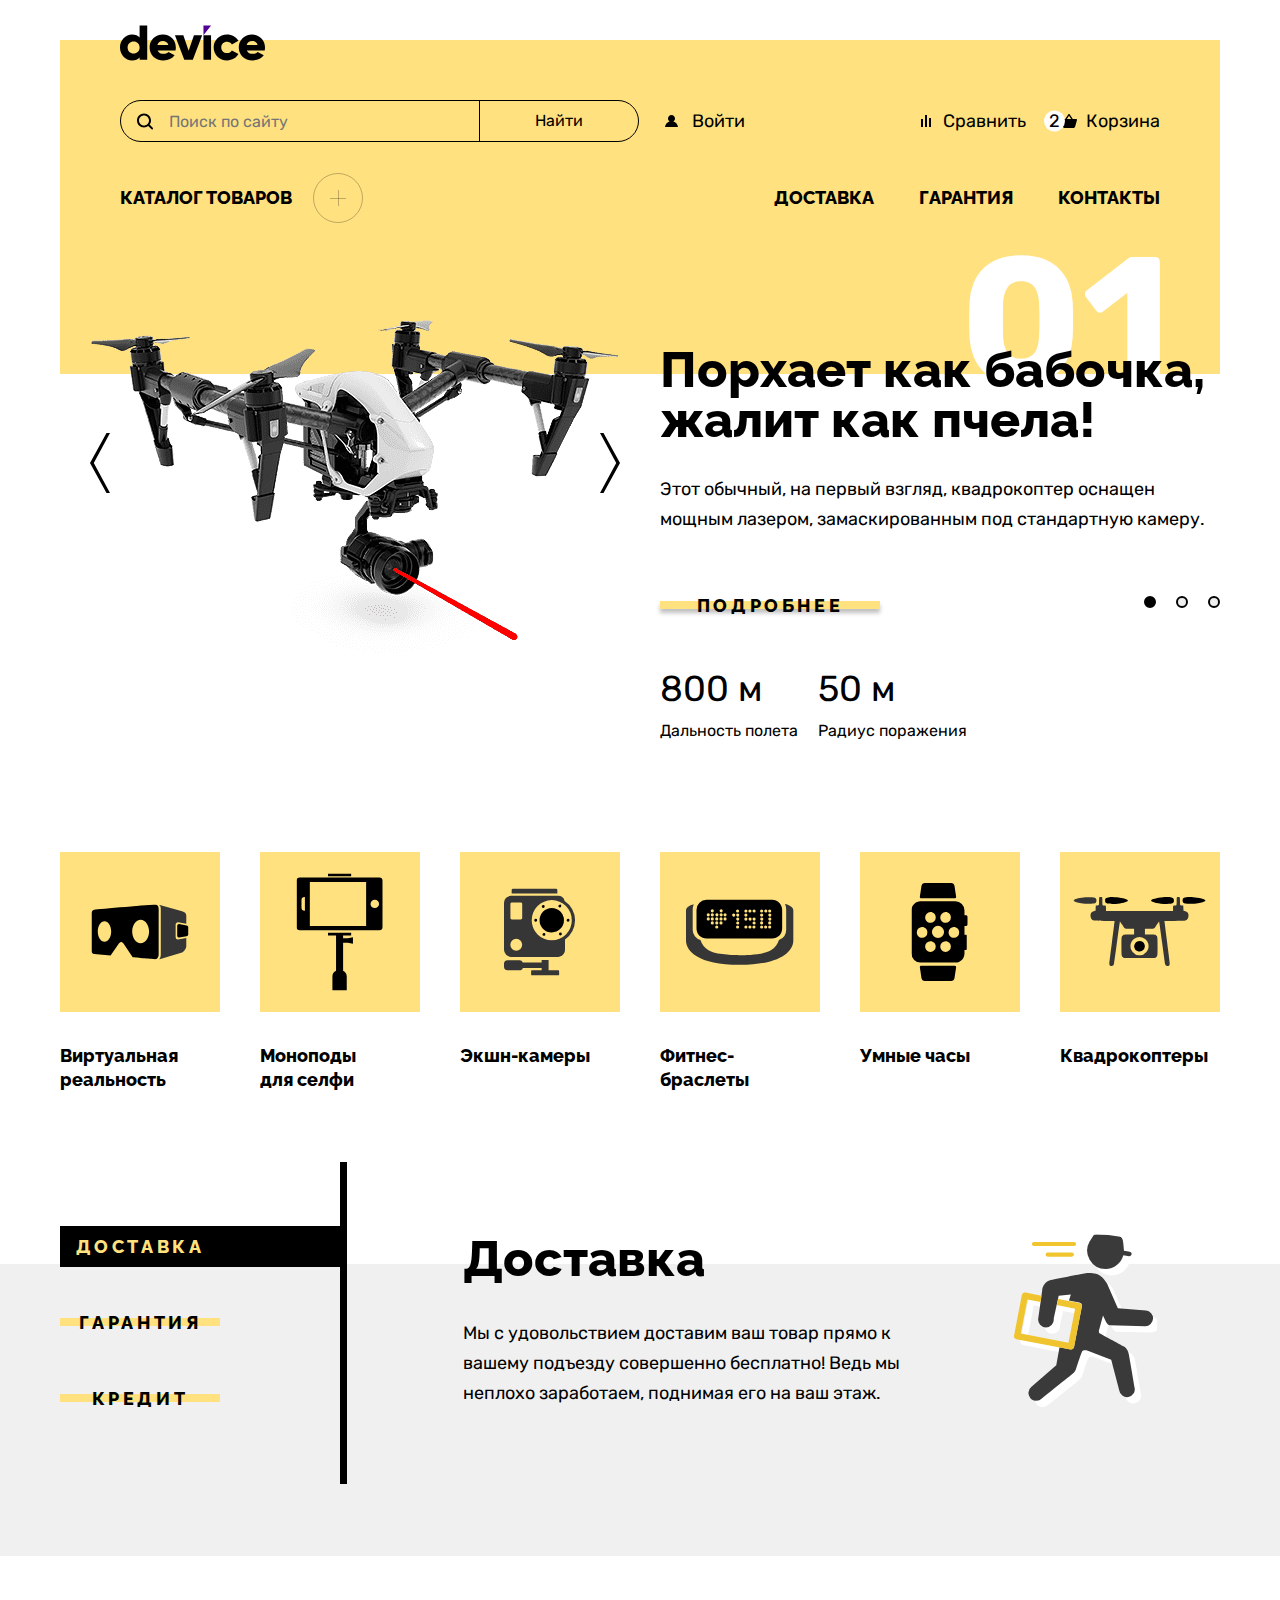
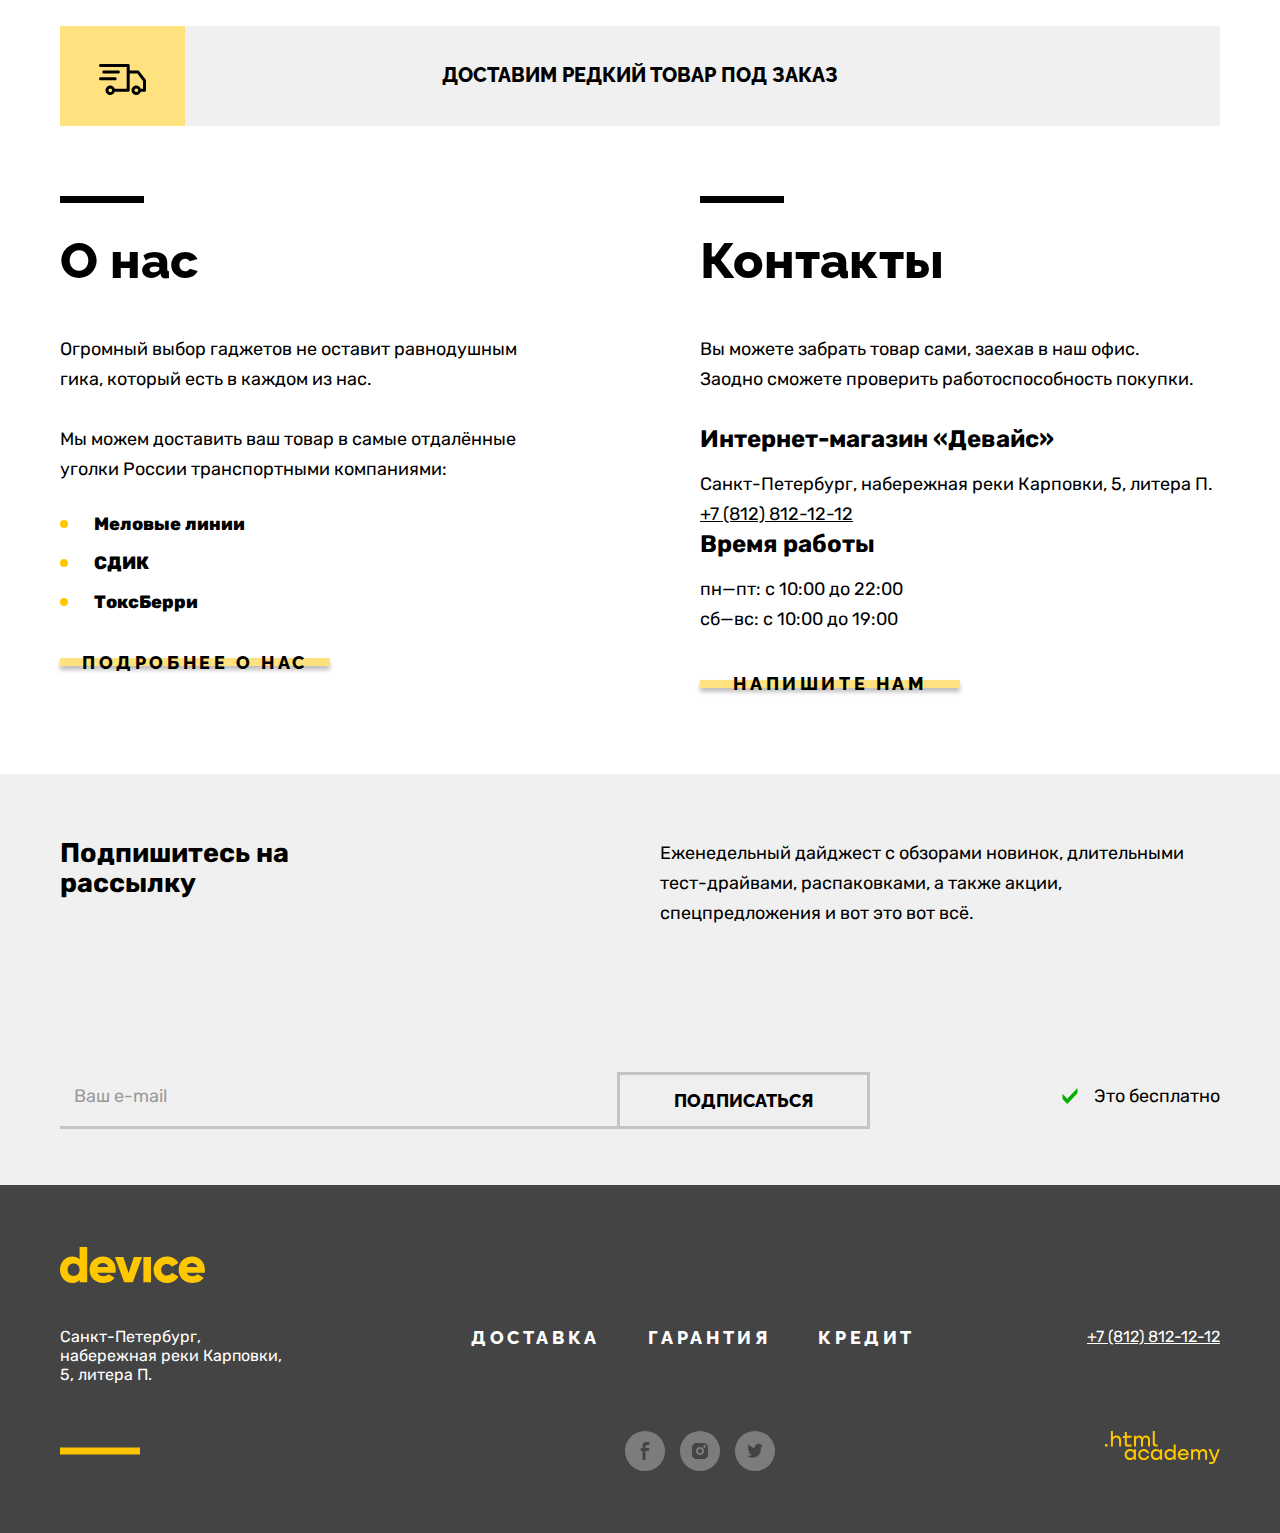
<file: 8/index.html>
<!DOCTYPE html>
<html lang="ru">
  <head>
    <meta charset="utf-8">
    <title>Интернет-магазин Девайс</title>
    <link rel="stylesheet" href="styles/styles.css">
    <base href="https://htmlacademy-htmlcss.github.io/2011429-device-33/8/">
</head>
  <body>
    <h1 class="visually-hidden">Интернет-магазин электроники Девайс</h1>
    <header class="main-header">
      <div class="container">
        <div class="header-top">
          <a href="">
            <img class="header-img" src="images/logo/logo.svg" width="145" height="36" alt="Логотип">
          </a>
        </div>
        <div class="header-middle">
          <div class="menu-search-log">
            <form class="menu-form" action="https://echo.htmlacademy.ru/" method="get">
              <svg class="menu-icon" aria-hidden="true" focusable="false" width="16" height="17" fill="currentColor" xmlns="http://www.w3.org/2000/svg">
                  <path d="m15.7 14.69-3.1-3.1c.9-1.2 1.4-2.6 1.4-4.2 0-3.9-3.1-7-7-7s-7 3.1-7 7 3.1 7 7 7c1.6 0 3-.5 4.2-1.4l3.1 3.1c.2.2.4.3.7.3.6 0 1-.4 1-1 0-.2-.1-.5-.3-.7ZM2 7.39c0-2.8 2.2-5 5-5s5 2.2 5 5-2.2 5-5 5-5-2.2-5-5Z"/>
              </svg>
              <input type="search" name="search" placeholder="Поиск по сайту">
              <button class="button-search" type="submit">Найти</button>
            </form>
            <div class="account">
              <button class="button-login">
                <svg class="button-icon" aria-hidden="true" focusable="false" width="13" height="13" fill="currentColor" xmlns="http://www.w3.org/2000/svg">
                  <path d="M0 12.39h13c-.2-2.6-2.1-4.8-4.7-5.5 1-.6 1.7-1.7 1.7-3 0-1.9-1.6-3.5-3.5-3.5S3 1.99 3 3.89c0 1.3.7 2.4 1.7 3-2.6.7-4.5 2.9-4.7 5.5Z" />
                </svg>
                Войти</button>
              <a class="account-name-link" href="#">
                <svg class="button-icon" aria-hidden="true" focusable="false" width="13" height="13" fill="currentColor" xmlns="http://www.w3.org/2000/svg">
                  <path d="M0 12.39h13c-.2-2.6-2.1-4.8-4.7-5.5 1-.6 1.7-1.7 1.7-3 0-1.9-1.6-3.5-3.5-3.5S3 1.99 3 3.89c0 1.3.7 2.4 1.7 3-2.6.7-4.5 2.9-4.7 5.5Z" />
                </svg>
                  Коля Петухов
              </a>
              <button class="button-logout">Выйти</button>
            </div>
          </div>
          <div class="menu-user">
            <ul class="menu-user-list">
              <li class="menu-user-item">
                <a class="menu-user-link" href="#">
                  <svg class="menu-user-icon" aria-hidden="true" focusable="false" width="10" height="13" fill="currentColor" xmlns="http://www.w3.org/2000/svg">
                    <path d="M6 .39H4v12h2v-12Zm-4 4H0v8h2v-8Zm8-1H8v9h2v-9Z" />
                  </svg>
                  Сравнить</a>
              </li>
              <li class="menu-user-item">
                <a class="menu-user-link menu-user-link-cart" href="#">
                  <svg class="menu-user-icon menu-user-icon-cart" aria-hidden="true" focusable="false" width="16" height="15" fill="currentColor" xmlns="http://www.w3.org/2000/svg">
                    <path d="m15.3 5.39-3.5.2L8.6.69c-.1-.2-.4-.3-.6-.3-.2 0-.5.1-.6.3l-3.2 4.9H.7c-.4 0-.7.3-.7.7v.2l1.9 6.8c.2.7.7 1.1 1.4 1.1h9.4c.7 0 1.2-.4 1.4-1.1l1.9-6.9v-.2c0-.4-.3-.8-.7-.8ZM8 2.29l2.2 3.2H5.9L8 2.29Z" f/>
                  </svg>
                  Корзина</a>
              </li>
            </ul>
          </div>
        </div>
        <div class="header-bottom">
          <div class="menu-nav">
            <a class="menu-button" href="#">
              <span>Каталог товаров</span>
              <button class="button-dropdown">
                <span class="visually-hidden">Раскрывающийся список товаров</span>
              </button>
            </a>
            <nav class="navigation navigation-active">
              <h2 class="visually-hidden">Каталог товаров</h2>
              <ul class="navigation-list">
                <li class="navigation-item">
                  <a class="navigation-link" href="#">Виртуальная реальность</a>
                </li>
                <li class="navigation-item">
                  <a class="navigation-link" href="catalog.html">Моноподы для cелфи</a>
                </li>
                <li class="navigation-item">
                  <a class="navigation-link" href="#">Экшн-камеры</a>
                </li>
              </ul>
              <ul class="navigation-list">
                <li class="navigation-item">
                  <a class="navigation-link" href="#">Фитнес-браслеты</a>
                </li>
                <li class="navigation-item">
                  <a class="navigation-link" href="#">Умные часы</a>
                </li>
              </ul>
              <ul class="navigation-list">
                <li class="navigation-item">
                  <a class="navigation-link" href="#">Квадрокоптеры</a>
                </li>
              </ul>
            </nav>
          </div>
          <ul class="menu-list">
            <li class="menu-item">
              <a class="menu-link" href="#delivery">Доставка</a>
            </li>
            <li class="menu-item">
              <a class="menu-link" href="#guarantee">Гарантия</a>
            </li>
            <li class="menu-item">
              <a class="menu-link" href="#contacts">Контакты</a>
            </li>
          </ul>
        </div>
      </div>
    </header>
    <main>
      <section class="advertising">
        <div class="container">
          <h2 class="visually-hidden">Рекламный слайдер</h2>
          <ul class="slider-list">
            <li class="slider-item slider-item-current">
              <div class="slider-gallery">
                <button class="slider-button slider-button-prev">
                  <span class="visually-hidden">Предыдущая страница</span>
                </button>
                <a href="#"><img class="slider-gallery-img" src="images/sliders/slider-1.png" width="560" height="560" alt="Квадрокоптер"></a>
                <button class="slider-button slider-button-next">
                  <span class="visually-hidden">Следующая страница</span>
                </button>
              </div>
              <div class="slider-wrapper">
                <h3 class="visually-hidden">Квадрокоптер</h3>
                <div class="slider-number">01</div>
                <div class="slider-subtitle">Порхает как бабочка,
                  жалит как пчела!</div>
                <div class="slider-descr">Этот обычный, на первый взгляд, квадрокоптер оснащен мощным лазером, замаскированным под стандартную камеру.
                </div>
                <div class="slider-line">
                <a class="slider-link" href="catalog.html">Подробнее</a>
                <ol class="slider-pagination">
                  <li class="slider-pagination-item">
                    <button class="slider-pagination-button slider-pagination-button-current">
                      <span class="visually-hidden">Первый слайдер</span>
                    </button>
                  </li>
                  <li class="slider-pagination-item">
                    <button class="slider-pagination-button">
                      <span class="visually-hidden">Второй слайдер</span>
                    </button>
                  </li>
                  <li class="slider-pagination-item">
                    <button class="slider-pagination-button">
                      <span class="visually-hidden">Третий слайдер</span>
                    </button>
                  </li>
                </ol>
                </div>
                <ul class="slider-specifications-list">
                  <li class="slider-specifications-item">
                    <p>800 м</p>
                    <p class="slider-specifications-item-descr">Дальность полета</p>
                  </li>
                  <li class="slider-specifications-item">
                    <p>50 м</p>
                    <p class="slider-specifications-item-descr">Радиус поражения</p>
                  </li>
                </ul>
              </div>
            </li>
            <li class="slider-item">
              <div class="slider-gallery">
                <button class="slider-button slider-button-prev">
                  <span class="visually-hidden">Предыдущая страница</span>
                </button>
                <a href="#"><img src="images/sliders/slider-2.png" width="530" height="530" alt="Фитнес-браслет"></a>
                <button class="slider-button slider-button-next">
                  <span class="visually-hidden">Следующая страница</span>
                </button>
              </div>
              <div class="slider-wrapper">
                <h3 class="visually-hidden">Фитнес-браслет</h3>
                <div class="slider-number">02</div>
                <div class="slider-subtitle">Худеем <br>правильно!</div>
                <div class="slider-descr">Мотивирующие фитнес-браслеты помогут найти в себе силы не пропускать занятия и соблюдать диету.
                </div>
                <div class="slider-line">
                  <a class="slider-link" href="catalog.html">Подробнее</a>
                <ol class="slider-pagination">
                  <li class="slider-pagination-item">
                    <button class="slider-pagination-button slider-pagination-button-current">
                      <span class="visually-hidden">Первый слайд</span>
                    </button>
                  </li>
                  <li class="slider-pagination-item">
                    <button class="slider-pagination-button">
                      <span class="visually-hidden">Второй слайд</span>
                    </button>
                  </li>
                  <li class="slider-pagination-item">
                    <button class="slider-pagination-button">
                      <span class="visually-hidden">Третий слайд</span>
                    </button>
                  </li>
                </ol>
                </div>
                <ul class="slider-specifications-list">
                  <li class="slider-specifications-item">
                    <p>48 часов</p>
                    <p class="slider-specifications-item-descr">Без подзарядки</p>
                  </li>
                </ul>
              </div>
            </li>
            <li class="slider-item">
              <div class="slider-gallery">
                <button class="slider-button slider-button-prev">
                  <span class="visually-hidden">Предыдущая страница</span>
                </button>
                <a href="#"><img src="images/sliders/slider-3.png" width="530" height="530" alt="Палка для селфи"></a>
                <button class="slider-button slider-button-next">
                  <span class="visually-hidden">Следующая страница</span>
                </button>
              </div>
              <div class="slider-wrapper">
                <h3 class="visually-hidden">Селфи-палка</h3>
                <div class="slider-number">03</div>
                <div class="slider-subtitle">Делай селфи,
                  как Бен Стиллер! </div>
                <div class="slider-descr">Самая длинная палка для селфи доступна в нашем магазине. Восемь (Восемь, Карл!) метров длиной и весом всего 5 кг.
                </div>
                <div class="slider-line">
                  <a class="slider-link" href="catalog.html">Подробнее</a>
                <ol class="slider-pagination">
                  <li class="slider-pagination-item">
                    <button class="slider-pagination-button slider-pagination-button-current">
                      <span class="visually-hidden">Первый слайдер</span>
                    </button>
                  </li>
                  <li class="slider-pagination-item">
                    <button class="slider-pagination-button">
                      <span class="visually-hidden">Второй слайдер</span>
                    </button>
                  </li>
                  <li class="slider-pagination-item">
                    <button class="slider-pagination-button">
                      <span class="visually-hidden">Третий слайдер</span>
                    </button>
                  </li>
                </ol>
                </div>
                <ul class="slider-specifications-list">
                  <li class="slider-specifications-item slider-specifications-item-addmargin">
                    <p>8,5 м</p>
                    <p class="slider-specifications-item-descr">Длина палки</p>
                  </li>
                  <li class="slider-specifications-item slider-specifications-item-addmargin">
                    <p>5 кг</p>
                    <p class="slider-specifications-item-descr">Вес палки</p>
                  </li>
                  <li class="slider-specifications-item slider-specifications-item-addmargin">
                    <p>Карбон</p>
                    <p class="slider-specifications-item-descr">Материал</p>
                  </li>
                </ul>
              </div>
            </li>
          </ul>
        </div>
      </section>
      <section class="catalog">
        <div class="container">
          <h2 class="visually-hidden">Каталог товаров</h2>
          <ul class="catalog-list">
            <li class="catalog-item">
              <a class="catalog-link" href="catalog.html">
                <div class="catalog-item-img">
                  <svg class="catalog-item-icon" aria-hidden="true" focusable="false" width="97" height="55" fill="currentColor" xmlns="http://www.w3.org/2000/svg">
                    <path d="M84.13 32.64V20c0-1.3 1.05-2.37 2.34-2.37l8.32 1.58v-8.19c0-2.36-1.7-3.43-4.2-4.27L67.4.17c1.62 1.4 1.9 2.04 1.9 4.4v45.21c0 2.36-.46 4.07-1.97 5.21l23.26-7.07c2.4-.83 4.2-4.21 4.2-6.57v-7.91l-8.32 1.57a2.35 2.35 0 0 1-2.34-2.37Z" fill="#363636"/>
                    <path d="m95.13 20.98-7.6-1.45c-1 0-1.82.83-1.82 1.86v9.86c0 1.03.81 1.86 1.82 1.86l7.6-1.43c1.15-.42 1.82-.83 1.82-1.86v-6.99c0-1.02-.76-1.5-1.82-1.85ZM67.17 4.48c0-5.08-4.23-4.46-4.23-4.46S5.84 4.74 2.84 5.14C-.16 5.55 0 9.54 0 9.54V45.8c0 3.74 2.6 3.75 2.6 3.75l16.48 1.4L27.2 39.3s1.11-1.83 2.5-1.83c1.4 0 2.44 1.86 2.44 1.86l9.06 13.52s18.9 1.91 22.52 1.91c3.63 0 3.44-5.02 3.44-5.02V4.48ZM12.98 37.2c-3.7 0-6.7-4.6-6.7-10.27 0-5.68 3-10.28 6.7-10.28s6.7 4.6 6.7 10.28c0 5.67-3 10.27-6.7 10.27Zm36.16 1.43c-4.66 0-8.44-5.24-8.44-11.7 0-6.47 3.78-11.7 8.44-11.7s8.44 5.23 8.44 11.7c0 6.46-3.78 11.7-8.44 11.7Z"/>
                  </svg>
                </div>
                <h3 class="catalog-item-subtitle">Виртуальная
                  реальность</h3>
              </a>
            </li>
            <li class="catalog-item">
              <a class="catalog-link" href="catalog.html">
                <div class="catalog-item-img">
                  <svg class="catalog-item-icon" aria-hidden="true" focusable="false" width="87" height="117" fill="currentColor" xmlns="http://www.w3.org/2000/svg">
                    <path d="M82.82 4.01H3.33A3.19 3.19 0 0 0 .14 7.2v46.4a3.19 3.19 0 0 0 3.19 3.2h79.5A3.19 3.19 0 0 0 86 53.6V7.2A3.19 3.19 0 0 0 82.82 4ZM8.4 37.24h-.22a3.19 3.19 0 0 1-3.2-3.2v-7.28a3.19 3.19 0 0 1 3.2-3.18h.22v13.66ZM69.62 52.4H13.34v-44h56.28v44Zm8.78-17.86a4.15 4.15 0 1 1 0-8.29 4.15 4.15 0 0 1 0 8.3ZM54.65 0H31.5v2.76h23.15V0ZM46.6 64.86V61.9h8.05v-2.76H31.5v2.76h8.04v35.24a6.07 6.07 0 0 0-3.63 5.56V117h14.33v-14.3c0-2.5-1.5-4.63-3.63-5.56v-28h4.8l5.04 1.22v-6.71l-5.05 1.21h-4.8Z" />
                  </svg>
                </div>
                <h3 class="catalog-item-subtitle">Моноподы<br>
                для селфи</h3>
              </a>
            </li>
            <li class="catalog-item">
              <a class="catalog-link" href="catalog.html">
                <div class="catalog-item-img">
                  <svg class="catalog-item-icon" aria-hidden="true" focusable="false" width="72" height="87" fill="currentColor" xmlns="http://www.w3.org/2000/svg">
                    <path d="M53.35 1.49c0-.74-.58-1.49-1.31-1.49H9.05c-.73 0-1.38.75-1.38 1.49v3.52h45.68V1.5Zm.85 80.31h-9.6V71.44h-6.95v2.5H18.77a3.49 3.49 0 0 0-3.18-2.15H3.56A3.59 3.59 0 0 0 0 75.31v3.02a3.55 3.55 0 0 0 3.56 3.48h12.03c1.52 0 2.8-.9 3.27-2.33h18.79v2.33h-9.52c-.53 0-1.01.44-1.01.97v3.17c0 .54.48 1.05 1.01 1.05H54.2c.53 0 .93-.51.93-1.05v-3.17c0-.53-.4-.97-.93-.97Zm6.47-69.41a7.04 7.04 0 0 0-6.77-5.05H7.15A7.1 7.1 0 0 0 0 14.36v46.9a7.18 7.18 0 0 0 7.15 7.12h46.74c3.9 0 7.13-3.2 7.13-7.12V50.92a23.3 23.3 0 0 0-.36-38.52ZM12.24 62.15a5.91 5.91 0 1 1 .02-11.82 5.91 5.91 0 0 1-.02 11.82Zm5.96-32.6c0 .78-.64 1.42-1.42 1.42H7.84c-.78 0-1.42-.64-1.42-1.42V15.39c0-.79.64-1.43 1.42-1.43h8.94c.78 0 1.42.64 1.42 1.43v14.16Zm29.56 22.3a20.1 20.1 0 0 1-20.05-20.12 20.1 20.1 0 0 1 20.05-20.12 20.1 20.1 0 0 1 20.06 20.13 20.1 20.1 0 0 1-20.06 20.12Z" fill="#363636"/>
                    <path d="M47.76 43.96a12.2 12.2 0 0 0 12.19-12.23 12.2 12.2 0 0 0-12.19-12.22 12.2 12.2 0 0 0-12.19 12.22 12.2 12.2 0 0 0 12.2 12.23Zm-16.2-10.79a1.44 1.44 0 1 0 0-2.87 1.44 1.44 0 0 0 0 2.87Zm32.4 0a1.44 1.44 0 1 0 0-2.87 1.44 1.44 0 0 0 0 2.87ZM39.1 19.43a1.44 1.44 0 1 0 0-2.87 1.44 1.44 0 0 0 0 2.87Zm17.31 27.48a1.43 1.43 0 1 0 0-2.86 1.43 1.43 0 0 0 0 2.86ZM55.7 19a1.44 1.44 0 1 0 0-2.87 1.44 1.44 0 0 0 0 2.87ZM39.83 47.34a1.44 1.44 0 1 0 0-2.87 1.44 1.44 0 0 0 0 2.87Z" />
                  </svg>
                </div>
                <h3 class="catalog-item-subtitle">Экшн-камеры</h3>
              </a>
            </li>
            <li class="catalog-item">
              <a class="catalog-link" href="catalog.html">
                <div class="catalog-item-img">
                  <svg class="catalog-item-icon" aria-hidden="true" focusable="false" width="108" height="66" fill="currentColor" xmlns="http://www.w3.org/2000/svg">
                    <path d="M98.97 5.07a10.4 10.4 0 0 1 1.2 4.82V31a10.5 10.5 0 0 1-7.24 9.9c-1.33 4-3.78 7.86-8.05 10.44-8.68 5.23-31.12 4.83-31.2 4.83-.08 0-22.51.4-31.19-4.83a18.73 18.73 0 0 1-8.04-10.28A10.5 10.5 0 0 1 6.69 31V9.9c0-1.68.43-3.28 1.14-4.69C4.17 6.1 0 7.92 0 11.43v29.99c0 10.25 11.84 24.43 53.66 24.43 41.82 0 53.65-14.18 53.65-24.43V11.43c0-3.68-4.57-5.49-8.34-6.36Z" fill="#363636"/>
                    <path d="M20.56 39.46h65.52c5.57 0 10.08-4.51 10.08-10.08V10.94C96.16 5.37 91.65.86 86.08.86H20.56A10.08 10.08 0 0 0 10.5 10.94v18.44c0 5.57 4.5 10.08 10.07 10.08Zm63.13-29a1.57 1.57 0 1 1 0 3.15 1.57 1.57 0 0 1 0-3.14Zm0 4.05a1.57 1.57 0 1 1 0 3.13 1.57 1.57 0 0 1 0-3.13Zm0 4.04a1.57 1.57 0 1 1 0 3.13 1.57 1.57 0 0 1 0-3.13Zm0 3.82a1.57 1.57 0 1 1 0 3.14 1.57 1.57 0 0 1 0-3.14Zm0 4.04a1.57 1.57 0 1 1 0 3.14 1.57 1.57 0 0 1 0-3.14Zm-4.03-15.94a1.57 1.57 0 1 1 0 3.13 1.57 1.57 0 0 1 0-3.13Zm0 15.94a1.57 1.57 0 1 1 0 3.14 1.57 1.57 0 0 1 0-3.14Zm-4.04-15.94a1.57 1.57 0 1 1 0 3.14 1.57 1.57 0 0 1 0-3.14Zm0 4.04a1.57 1.57 0 1 1 0 3.14 1.57 1.57 0 0 1 0-3.14Zm0 4.04a1.57 1.57 0 1 1 0 3.13 1.57 1.57 0 0 1 0-3.13Zm0 3.82a1.57 1.57 0 1 1 0 3.14 1.57 1.57 0 0 1 0-3.14Zm0 4.04a1.57 1.57 0 1 1 0 3.14 1.57 1.57 0 0 1 0-3.14Zm-7.66-15.94a1.57 1.57 0 1 1 0 3.13 1.57 1.57 0 0 1 0-3.13Zm0 8.08a1.57 1.57 0 1 1 0 3.13 1.57 1.57 0 0 1 0-3.13Zm0 3.88a1.57 1.57 0 1 1 0 3.13 1.57 1.57 0 0 1 0-3.13Zm0 3.98a1.57 1.57 0 1 1 0 3.14 1.57 1.57 0 0 1 0-3.14Zm-4.03-15.94a1.57 1.57 0 1 1 0 3.14 1.57 1.57 0 0 1 0-3.14Zm0 8.08a1.57 1.57 0 1 1 0 3.13 1.57 1.57 0 0 1 0-3.13Zm0 7.86a1.57 1.57 0 1 1 0 3.14 1.57 1.57 0 0 1 0-3.14Zm-4.04-15.94a1.57 1.57 0 1 1 0 3.14 1.57 1.57 0 0 1 0-3.14Zm0 4.04a1.57 1.57 0 1 1 0 3.14 1.57 1.57 0 0 1 0-3.14Zm0 4.04a1.57 1.57 0 1 1 0 3.14 1.57 1.57 0 0 1 0-3.14Zm0 7.86a1.57 1.57 0 1 1 0 3.14 1.57 1.57 0 0 1 0-3.14Zm-8.3-15.94a1.57 1.57 0 1 1 0 3.14 1.57 1.57 0 0 1 0-3.14Zm0 4.04a1.57 1.57 0 1 1 0 3.13 1.57 1.57 0 0 1 0-3.13Zm0 4.04a1.57 1.57 0 1 1 0 3.13 1.57 1.57 0 0 1 0-3.13Zm0 3.88a1.57 1.57 0 1 1 .01 3.13 1.57 1.57 0 0 1 0-3.13Zm0 3.98a1.57 1.57 0 1 1 0 3.14 1.57 1.57 0 0 1 0-3.14Zm-4.03-11.9a1.57 1.57 0 1 1 0 3.13 1.57 1.57 0 0 1 0-3.13Zm-8.5-.21a1.57 1.57 0 1 1 0 3.14 1.57 1.57 0 0 1 0-3.14Zm0 4.03a1.57 1.57 0 1 1 0 3.14 1.57 1.57 0 0 1 0-3.14Zm-4.04-8.07a1.57 1.57 0 1 1 0 3.13 1.57 1.57 0 0 1 0-3.13Zm0 4.04a1.57 1.57 0 1 1 0 3.13 1.57 1.57 0 0 1 0-3.13Zm0 4.03a1.57 1.57 0 1 1 0 3.14 1.57 1.57 0 0 1 0-3.14Zm0 4.04a1.57 1.57 0 1 1 0 3.14 1.57 1.57 0 0 1 0-3.14Zm-4.26-8.07a1.57 1.57 0 1 1 0 3.13 1.57 1.57 0 0 1 0-3.13Zm0 4.03a1.57 1.57 0 1 1 0 3.14 1.57 1.57 0 0 1 0-3.14Zm0 4.04a1.57 1.57 0 1 1 0 3.14 1.57 1.57 0 0 1 0-3.14Zm0 4.04a1.57 1.57 0 1 1 0 3.14 1.57 1.57 0 0 1 0-3.14ZM26.3 10.26a1.57 1.57 0 1 1 0 3.14 1.57 1.57 0 0 1 0-3.14Zm0 4.04a1.57 1.57 0 1 1 0 3.14 1.57 1.57 0 0 1 0-3.14Zm0 4.03a1.57 1.57 0 1 1 0 3.15 1.57 1.57 0 0 1 0-3.15Zm0 4.04a1.57 1.57 0 1 1 0 3.15 1.57 1.57 0 0 1 0-3.15Zm-4.04-8.07a1.57 1.57 0 1 1 0 3.14 1.57 1.57 0 0 1 0-3.14Zm0 4.03a1.57 1.57 0 1 1 0 3.14 1.57 1.57 0 0 1 0-3.14Z" />
                  </svg>
                </div>
                <h3 class="catalog-item-subtitle">Фитнес-браслеты</h3>
              </a>
            </li>
            <li class="catalog-item">
              <a class="catalog-link" href="catalog.html">
                <div class="catalog-item-img">
                  <svg class="catalog-item-icon" aria-hidden="true" focusable="false" width="57" height="98" fill="currentColor" xmlns="http://www.w3.org/2000/svg">
                    <path d="M54.5 32.2h-1.52v-4.64a9.16 9.16 0 0 0-9.08-9.19H9.08c-5 0-9.08 4.13-9.08 9.19v42.86a9.16 9.16 0 0 0 9.08 9.19H43.9c5 0 9.08-4.13 9.08-9.19v-3.41h1.52c.41 0 .75-.34.75-.76V52.47a.76.76 0 0 0-.76-.77h-1.51v-8.79h1.52c.83 0 1.5-.68 1.5-1.53v-7.65c0-.84-.67-1.53-1.5-1.53Zm-20.42-3.11c2.93 0 5.3 2.4 5.3 5.36a5.33 5.33 0 0 1-5.3 5.35c-2.92 0-5.3-2.4-5.3-5.35a5.33 5.33 0 0 1 5.3-5.36Zm-15.13 0c2.92 0 5.3 2.4 5.3 5.36a5.33 5.33 0 0 1-5.3 5.35c-2.93 0-5.3-2.4-5.3-5.35a5.33 5.33 0 0 1 5.3-5.36ZM5.3 49.39a5.33 5.33 0 0 1 5.3-5.35c2.92 0 5.3 2.4 5.3 5.36a5.33 5.33 0 0 1-5.3 5.36c-2.93 0-5.3-2.4-5.3-5.36Zm13.64 19.5c-2.92 0-5.3-2.4-5.3-5.35a5.33 5.33 0 0 1 5.3-5.36c2.93 0 5.3 2.4 5.3 5.36a5.33 5.33 0 0 1-5.3 5.35Zm1.5-19.9a6.09 6.09 0 0 1 6.05-6.12 6.09 6.09 0 0 1 6.06 6.12 6.09 6.09 0 0 1-6.06 6.13 6.1 6.1 0 0 1-6.05-6.13Zm13.64 19.9c-2.92 0-5.3-2.4-5.3-5.35a5.33 5.33 0 0 1 5.3-5.36c2.93 0 5.3 2.4 5.3 5.36a5.33 5.33 0 0 1-5.3 5.35Zm8.3-14.13c-2.92 0-5.3-2.4-5.3-5.36a5.33 5.33 0 0 1 5.3-5.36c2.93 0 5.3 2.4 5.3 5.36a5.33 5.33 0 0 1-5.3 5.36ZM9.65 15.31h33.68c.85 0 1.44-.68 1.3-1.51l-1.6-10.77A3.68 3.68 0 0 0 39.5 0H13.47a3.68 3.68 0 0 0-3.51 3.03L8.34 13.8c-.12.83.46 1.51 1.3 1.51Zm33.68 67.36H9.65c-.85 0-1.43.68-1.3 1.52l1.6 10.76a3.68 3.68 0 0 0 3.52 3.03h26.04a3.68 3.68 0 0 0 3.51-3.02l1.62-10.77a1.28 1.28 0 0 0-1.3-1.52Z" />
                  </svg>
                </div>
                <h3 class="catalog-item-subtitle">Умные часы</h3>
              </a>
            </li>
            <li class="catalog-item">
              <a class="catalog-link" href="catalog.html">
                <div class="catalog-item-img">
                  <svg class="catalog-item-icon" aria-hidden="true" focusable="false" width="133" height="70" fill="currentColor" xmlns="http://www.w3.org/2000/svg">
                    <path d="M12.05.26C6.51.75 1.84 1.86.58 2.93c-.73.62-.73.62-.24 1.16C1 4.8 4.06 5.73 7.6 6.32c4 .67 12.51.7 13.72.05 1.22-.66 1.63-1.41 1.63-2.98 0-1.62-.62-2.41-2.22-2.85C19.27.15 14.94 0 12.05.26Zm13.72.23c-.12.28-.25 2.1-.25 4.11 0 4.06.15 3.78-2.2 3.93l-1.03.08-.25 5.09-1.2.28a4.75 4.75 0 0 0-3.78 5.3c.13 1.92 1.03 3.34 2.58 4.08 1.1.52 1.47.54 11.24.54 5.55 0 10.14.08 10.19.18.05.13-1.1 9.4-2.58 20.64-1.44 11.23-2.68 21-2.7 21.67C35.72 68 36.6 69 38.12 69c1.24 0 2.01-.64 2.32-1.9.13-.52 1.5-10.34 3.02-21.83a727.78 727.78 0 0 1 2.94-20.86c.1 0 1.08 1.4 2.2 3.13 2.93 4.63 2.4 4.32 7.63 4.32h4.36v5.63l-5.14.08c-4.72.07-5.2.12-5.88.61-1.57 1.16-1.62 1.42-1.62 10.98 0 9.53.02 9.79 1.52 11.05l.85.7H81.7l.85-.7c1.5-1.26 1.52-1.52 1.52-11.05 0-9.56-.05-9.82-1.63-10.98-.67-.49-1.16-.54-5.88-.61l-5.13-.08v-5.63h4.36c5.23 0 4.7.3 7.63-4.32a25.53 25.53 0 0 1 2.2-3.13c.07 0 1.42 9.4 2.94 20.86 1.52 11.5 2.89 21.31 3.01 21.83.31 1.26 1.09 1.9 2.33 1.9 1.52 0 2.4-1 2.34-2.62-.02-.67-1.26-10.44-2.7-21.67a903 903 0 0 1-2.58-20.64c.05-.1 4.64-.18 10.19-.18 9.77 0 10.13-.02 11.24-.54 1.55-.74 2.45-2.16 2.58-4.08a4.75 4.75 0 0 0-3.8-5.3L110 13.7l-.26-5.09-1.03-.08c-2.34-.15-2.2.13-2.2-3.93 0-2-.12-3.83-.25-4.11-.2-.36-.54-.49-1.37-.49-.61 0-1.23.13-1.42.3-.2.21-.3 1.47-.3 3.94 0 2.47-.1 3.73-.31 3.93-.18.18-.9.31-1.65.31-1.63 0-1.66.05-1.66 3.11v2.29H32.48v-2.29c0-3.06-.02-3.1-1.65-3.1-.75 0-1.47-.14-1.65-.32-.2-.2-.31-1.46-.31-3.93s-.1-3.73-.3-3.93c-.2-.18-.82-.31-1.44-.31-.82 0-1.16.13-1.37.49ZM68.62 40.6a9.5 9.5 0 0 1 6.16 6.17c.44 1.54.31 4.21-.28 5.78a10.23 10.23 0 0 1-4.57 4.94c-1.29.64-1.75.71-3.92.71-2.16 0-2.63-.07-3.92-.71a10.22 10.22 0 0 1-4.56-4.94c-.6-1.57-.73-4.24-.29-5.78a9.58 9.58 0 0 1 6.06-6.17 7.56 7.56 0 0 1 5.32 0Z" fill="#363636"/>
                    <path d="M63.8 44.44c-2.04.92-3.51 3.65-3.07 5.73a5.43 5.43 0 0 0 8 3.7 5.3 5.3 0 0 0 2.44-5.78 5.38 5.38 0 0 0-5.16-4.14c-.64 0-1.62.23-2.22.49ZM36.1.15c-3.93.67-4.52 1.14-4.52 3.45 0 1.82.46 2.41 2.27 2.95 1.55.47 7.17.52 10.5.13 6.86-.82 11.32-2.54 9.7-3.75-1.27-.9-4.9-1.88-9.06-2.39-2.47-.3-8-.54-8.9-.39Zm53.38.11c-6.31.59-11.86 2.08-11.86 3.18 0 1.73 7.84 3.47 15.63 3.5 5.8 0 7.2-.64 7.2-3.34 0-1.83-.62-2.62-2.38-3.09C96.42.11 92.4 0 89.48.26Zm23.3.02c-1.78.23-3.02.77-3.43 1.5-.4.76-.31 2.9.15 3.57.93 1.3 1.65 1.46 7.07 1.46 3.66 0 5.8-.13 7.87-.49 3.53-.59 6.6-1.51 7.24-2.23.5-.54.5-.54-.23-1.16-1.34-1.13-5.96-2.18-11.92-2.67-3.48-.29-4.48-.29-6.75.02Z" />
                  </svg>
                </div>
                <h3 class="catalog-item-subtitle">Квадрокоптеры</h3>
              </a>
            </li>
          </ul>
        </div>
      </section>
      <section class="service">
        <div class="container">
          <h2 class="visually-hidden">Услуги</h2>
          <div class="service-column">
            <ul class="service-list">
              <li class="service-item service-item-current"><button class="button-service button-service-current">Доставка</button></li>
              <li class="service-item"><button class="button-service">Гарантия</button></li>
              <li class="service-item"><button class="button-service">Кредит</button></li>
            </ul>
            <div class="service-wrapper">
              <div class="service-wrapper-item service-wrapper-item-delivery service-wrapper-item-current" id="delivery" >
                <h3 class="service-item-subtitle">Доставка</h3>
                <div class="service-item-descr">Мы с удовольствием доставим ваш товар прямо
                  к вашему подъезду совершенно бесплатно! Ведь
                  мы неплохо заработаем, поднимая его на ваш этаж.</div>
              </div>
              <div class="service-wrapper-item service-wrapper-item-guarantee"  id="guarantee">
                <h3 class="service-item-subtitle">Гарантия</h3>
                <div class="service-item-descr">Если из-за возгорания купленного у нас товара у вас
                  сгорит дом — не переживайте, мы выдадим вам новый.
                  Товар, не дом, конечно же.</div>
              </div>
              <div class="service-wrapper-item service-wrapper-item-credit" id="credit">
                <h3 class="service-item-subtitle">Кредит</h3>
                <div class="service-item-descr">Залезть в долговую яму стало проще! Кредитные консультанты подберут для вас наиболее выгодные условия кредита. Выгодные для банка, разумеется.</div>
              </div>
            </div>
          </div>
        </div>
      </section>
      <section class="order">
        <div class="container">
          <h3 class="visually-hidden">Доставка под заказ</h3>
          <button class="order-button">Доставим редкий товар под заказ</button>
        </div>
      </section>
      <section class="information">
        <div class="container">
          <div class="about">
            <h2 class="about-title">О нас</h2>
            <div class="about-descr">
              <p>Огромный выбор гаджетов не оставит равнодушным гика, который есть в каждом из нас.</p>
              <p>Мы можем доставить ваш товар в самые отдалённые уголки России транспортными компаниями:</p>
              <ul class="transport-list">
                <li class="transport-item"><b>Меловые линии</b></li>
                <li class="transport-item"><b>СДИК</b></li>
                <li class="transport-item"><b>ТоксБерри</b></li>
              </ul>
              <a  class="about-link" href="#">Подробнее о нас</a>
            </div>
          </div>
          <div class="contacts">
            <h2 class="contacts-title">Контакты</h2>
            <div class="contacts-descr">Вы можете забрать товар сами, заехав в наш офис.
              <br>Заодно сможете проверить работоспособность покупки. </div>
            <h3 class="contacts-subtitle">Интернет-магазин «Девайс»</h3>
            <address>
              <p class="contacts-address">Санкт-Петербург, набережная реки Карповки, 5, литера П.</p>
              <a class="contacts-phone" href="tel:88128121212">+7 (812) 812-12-12</a>
            </address>
            <h3 class="contacts-subtitle">Время работы</h3>
            <ul class="contacts-schedule-list">
              <li class="contacts-schedule-item">пн—пт: с 10:00 до 22:00</li>
              <li class="contacts-schedule-item">сб—вс: с 10:00 до 19:00</li>
            </ul>
            <button class="button-contacts" type="submit">Напишите нам</button>
          </div>
        </div>
      </section>
      <section class="mailing">
        <div class="container">
          <div class="mailing-wrapper">
            <h2 class="title">Подпишитесь
              на рассылку</h2>
            <div class="mailing-descr">Еженедельный дайджест с обзорами новинок,
                длительными тест-драйвами, распаковками, а также акции, спецпредложения и вот это вот всё.</div>
          </div>
          <div class="mailing-form">
            <form class="form-email" action="https://echo.htmlacademy.ru/" method="post">
              <input type="email" name="email" placeholder="Ваш e-mail">
              <button class="button-mail" type="submit">Подписаться</button>
            </form>
            <p>Это бесплатно</p>
          </div>
        </div>
      </section>
      <footer class="main-footer">
        <div class="container">
          <div class="footer-top">
            <a href="">
              <img src="images/logo/logo-color.svg" width="145" height="36" alt="Логотип Девайс">
            </a>
          </div>
          <div class="footer-middle">
            <div class="address">
              <p class="footer-address">Санкт-Петербург, набережная реки Карповки, 5, литера П.</p>
            </div>
            <ul class="footer-menu-list">
                <li class="footer-menu-item"><a class="footer-menu-link" href="#delivery">Доставка</a></li>
                <li class="footer-menu-item"><a class="footer-menu-link" href="#guarantee">Гарантия</a></li>
                <li class="footer-menu-item"><a class="footer-menu-link" href="#credit">Кредит</a></li>
            </ul>
            <div class="phone">
              <a class="footer-phone" href="tel:88128121212">+7 (812) 812-12-12</a>
            </div>
          </div>
          <div class="footer-bottom">
            <ul class="social-list">
              <li class="social-item">
                <a class="social-link" href="https://wwww.facebook.com/htmlacademy">
                  <span class="visually-hidden">Facebook</span>
                  <svg class="social-item-icon" aria-hidden="true" focusable="false" width="9" height="18" fill="currentColor" xmlns="http://www.w3.org/2000/svg">
                    <path d="M6.5 3H9V0H5.6C2.8 0 2 1.7 2 4.2V6H0v3h2v9h3V9h3.3l.6-3H5V4.5C5 3.7 5.3 3 6.5 3Z" />
                  </svg>
                </a>
              </li>
              <li class="social-item">
                <a class="social-link" href="https://wwww.instagram.com/htmlacademy/">
                  <span class="visually-hidden">Instagram</span>
                  <svg class="social-item-icon" aria-hidden="true" focusable="false" width="16" height="16" fill="currentColor" xmlns="http://www.w3.org/2000/svg">
                    <path d="M8 10a2 2 0 1 0 0-4 2 2 0 0 0 0 4Z" fill="#444"/>
                    <path d="M14.7 1.3c-.9-.9-2-1.3-3.4-1.3H4.7C1.9 0 0 1.9 0 4.7v6.6c0 1.4.4 2.6 1.4 3.4.9.9 2 1.3 3.3 1.3h6.6c1.4 0 2.6-.4 3.4-1.3.8-.9 1.3-2 1.3-3.4V4.7c0-1.4-.4-2.6-1.3-3.4ZM8 12.1c-2.2 0-4.1-1.8-4.1-4.1S5.8 3.9 8 3.9c2.2 0 4.1 1.8 4.1 4.1s-1.9 4.1-4.1 4.1Zm4.6-7.4c-.7 0-1.3-.5-1.3-1.3s.5-1.3 1.3-1.3c.7 0 1.3.6 1.3 1.3 0 .7-.6 1.3-1.3 1.3Z" />
                  </svg>
                </a>
              </li>
              <li class="social-item">
                <a class="social-link" href="https://wwww.twitter.com/htmlacademy_ru">
                  <span class="visually-hidden">Twitter</span>
                  <svg class="social-item-icon" aria-hidden="true" focusable="false" width="15" height="15" fill="currentColor" xmlns="http://www.w3.org/2000/svg">
                    <path d="M9.7.16c1.5-.5 2.6.3 3.2 1.1.5-.2 1.1-.4 1.7-.6 0 .8-.5 1.4-.8 1.6.7.2 1.2-.4 1.2-.4-.1.9-.9 1.7-1.4 1.9-.2 6.3-2.8 10.4-8.9 10.3h-.4c-.3 0-3.7-.4-4.3-1.8 2 .2 3.4-.4 4.1-1.1-.8-.3-2.4-.4-2.6-2.8.3.2.5.3 1.1.2-1.1-.8-2.3-1.5-2.2-3.5.3.3.9.5 1.2.4C1 5.26-.2 2.36.8.86c1.6 1.7 3.3 3.4 6.3 3.5.2-2.1 1-3.5 2.6-4.2Z" />
                  </svg>
                </a>
              </li>
            </ul>
            <div class="made-in">
              <a href="https://htmlacademy.ru">
                <svg aria-hidden="true" focusable="false" width="115" height="33" fill="currentColor" xmlns="http://www.w3.org/2000/svg">
                  <path d="M0 12.9v2.6h2.5v-2.6H0Zm11.6-8.4c-1.6 0-2.8.7-3.6 1.7h-.1V0h-2v15.5h2v-5.3c0-2.1 1.3-3.6 3.3-3.6 1.8 0 2.9 1.4 2.9 3.2v5.7h2V9.4c.1-3-1.8-4.9-4.5-4.9Zm15 .3h-4.8V1.1h-2v3.8h-1.9v2h1.9v6c0 1.7 1 2.7 2.7 2.7h4.1v-2h-3.7c-.7 0-1.1-.4-1.1-1.1V6.8h4.8v-2Zm14.5-.2c-1.6 0-2.9.8-3.5 2.1h-.1c-.6-1.2-1.8-2.1-3.4-2.1-1.4 0-2.5.8-3.1 1.8h-.1V4.8H29v10.6h2V10c0-2 1-3.5 2.6-3.5 1.5 0 2.4 1 2.4 2.6v6.3h2V9.8c0-2.4 1.4-3.3 2.6-3.3 1.5 0 2.4 1 2.4 2.6v6.3h2V8.9c.1-2.5-1.4-4.3-3.9-4.3Zm6.7 8.1c0 1.7 1 2.7 2.8 2.7h2v-2h-1.7c-.7 0-1.1-.4-1.1-1.1V0h-2v12.7Zm-18.9 7c-.9-1.1-2.2-1.8-3.9-1.8-3.1 0-5.4 2.3-5.4 5.6s2.3 5.6 5.4 5.6c1.8 0 3-.8 3.8-1.9h.1v1.6h2V18.2h-2v1.5Zm-3.6 7.4c-2.2 0-3.6-1.6-3.6-3.6s1.4-3.6 3.6-3.6 3.6 1.6 3.6 3.6c0 1.9-1.4 3.6-3.6 3.6ZM44.2 22c-.5-2.4-2.6-4.1-5.4-4.1a5.4 5.4 0 0 0-5.6 5.6c0 3.1 2.2 5.6 5.6 5.6 2.8 0 4.9-1.8 5.4-4.2h-2.1a3.4 3.4 0 0 1-3.3 2.3c-2.2 0-3.6-1.6-3.6-3.6s1.4-3.6 3.6-3.6c1.6 0 2.8 1 3.3 2.2h2.1V22Zm10.9-2.3c-.9-1.1-2.2-1.8-3.9-1.8-3.1 0-5.4 2.3-5.4 5.6s2.3 5.6 5.4 5.6c1.8 0 3-.8 3.8-1.9h.1v1.6h2V18.2h-2v1.5Zm-3.6 7.4c-2.2 0-3.6-1.6-3.6-3.6s1.4-3.6 3.6-3.6 3.6 1.6 3.6 3.6c0 1.9-1.5 3.6-3.6 3.6Zm17.2-7.3c-.9-1.1-2.2-1.9-3.9-1.9-3.1 0-5.4 2.3-5.4 5.6s2.2 5.6 5.4 5.6c1.7 0 3-.8 3.8-1.8h.1v1.5h2V13.4h-2v6.4Zm-3.6 7.3c-2.2 0-3.6-1.6-3.6-3.6s1.4-3.6 3.6-3.6 3.6 1.6 3.6 3.6c-.1 2-1.5 3.6-3.6 3.6Zm13.2-9.2c-3.3 0-5.5 2.5-5.5 5.6 0 3 2.1 5.6 5.5 5.6 2.5 0 4.5-1.3 5.2-3.6h-2.1c-.5 1-1.6 1.6-3 1.6-1.9 0-3.3-1.3-3.4-2.9h8.8c.2-3.6-2-6.3-5.5-6.3Zm0 1.9c1.7 0 3 1 3.3 2.6h-6.5c.3-1.5 1.5-2.6 3.2-2.6Zm19.9-1.9c-1.6 0-2.9.8-3.6 2h-.1c-.6-1.2-1.8-2-3.4-2-1.4 0-2.5.7-3.1 1.8v-1.5h-1.9v10.6h2v-5.4c0-2 1-3.4 2.6-3.5 1.5 0 2.4 1 2.4 2.6v6.3h2v-5.6c0-2.4 1.4-3.3 2.6-3.3 1.5 0 2.4 1 2.4 2.6v6.3h2v-6.5c.1-2.6-1.4-4.4-3.9-4.4Zm11.2 9.1-3.6-8.9h-2.2l4.8 11.6c-.3.9-.7 1.2-1.7 1.2h-2.5v2h2.5c1.8 0 2.8-.8 3.5-2.6l4.7-12.2h-2.1l-3.4 8.9Z" />
                </svg>
              </a>
            </div>
          </div>
        </div>
      </footer>
    </main>
  </body>
</html>
</file>
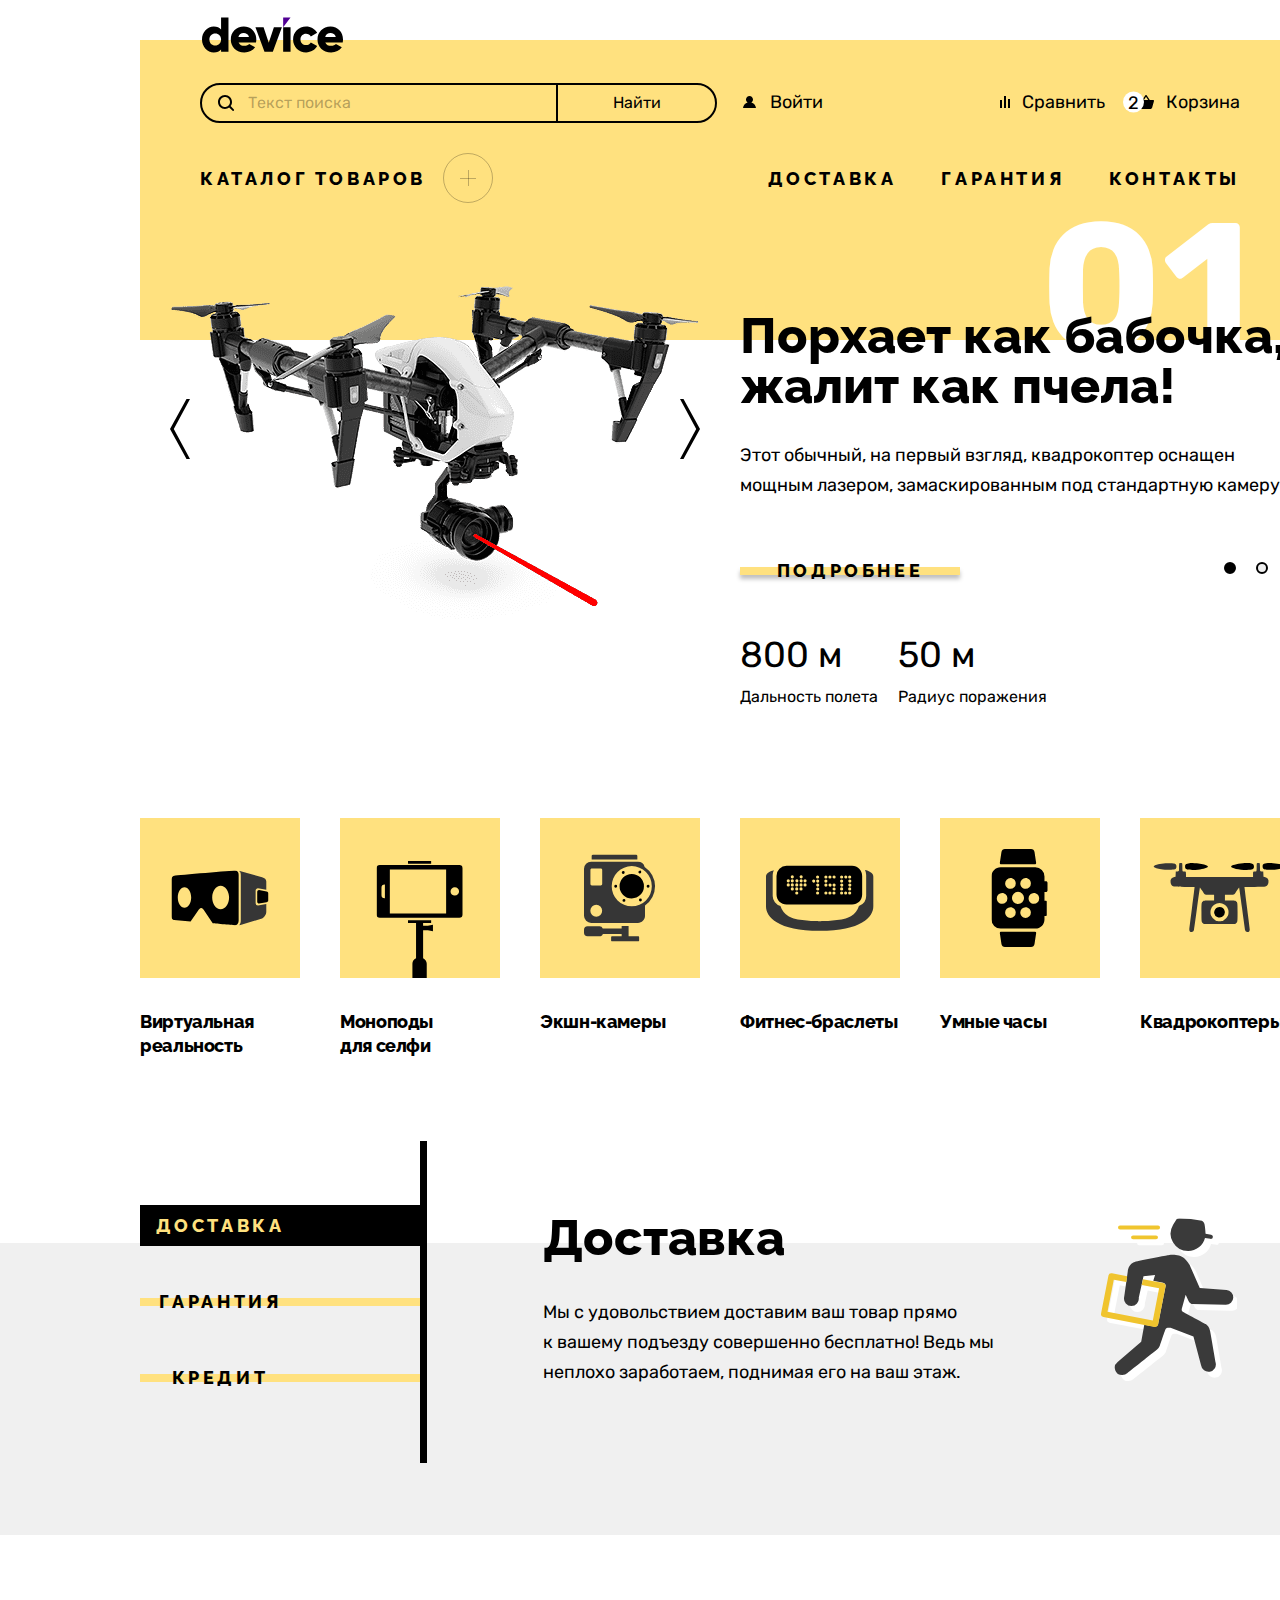
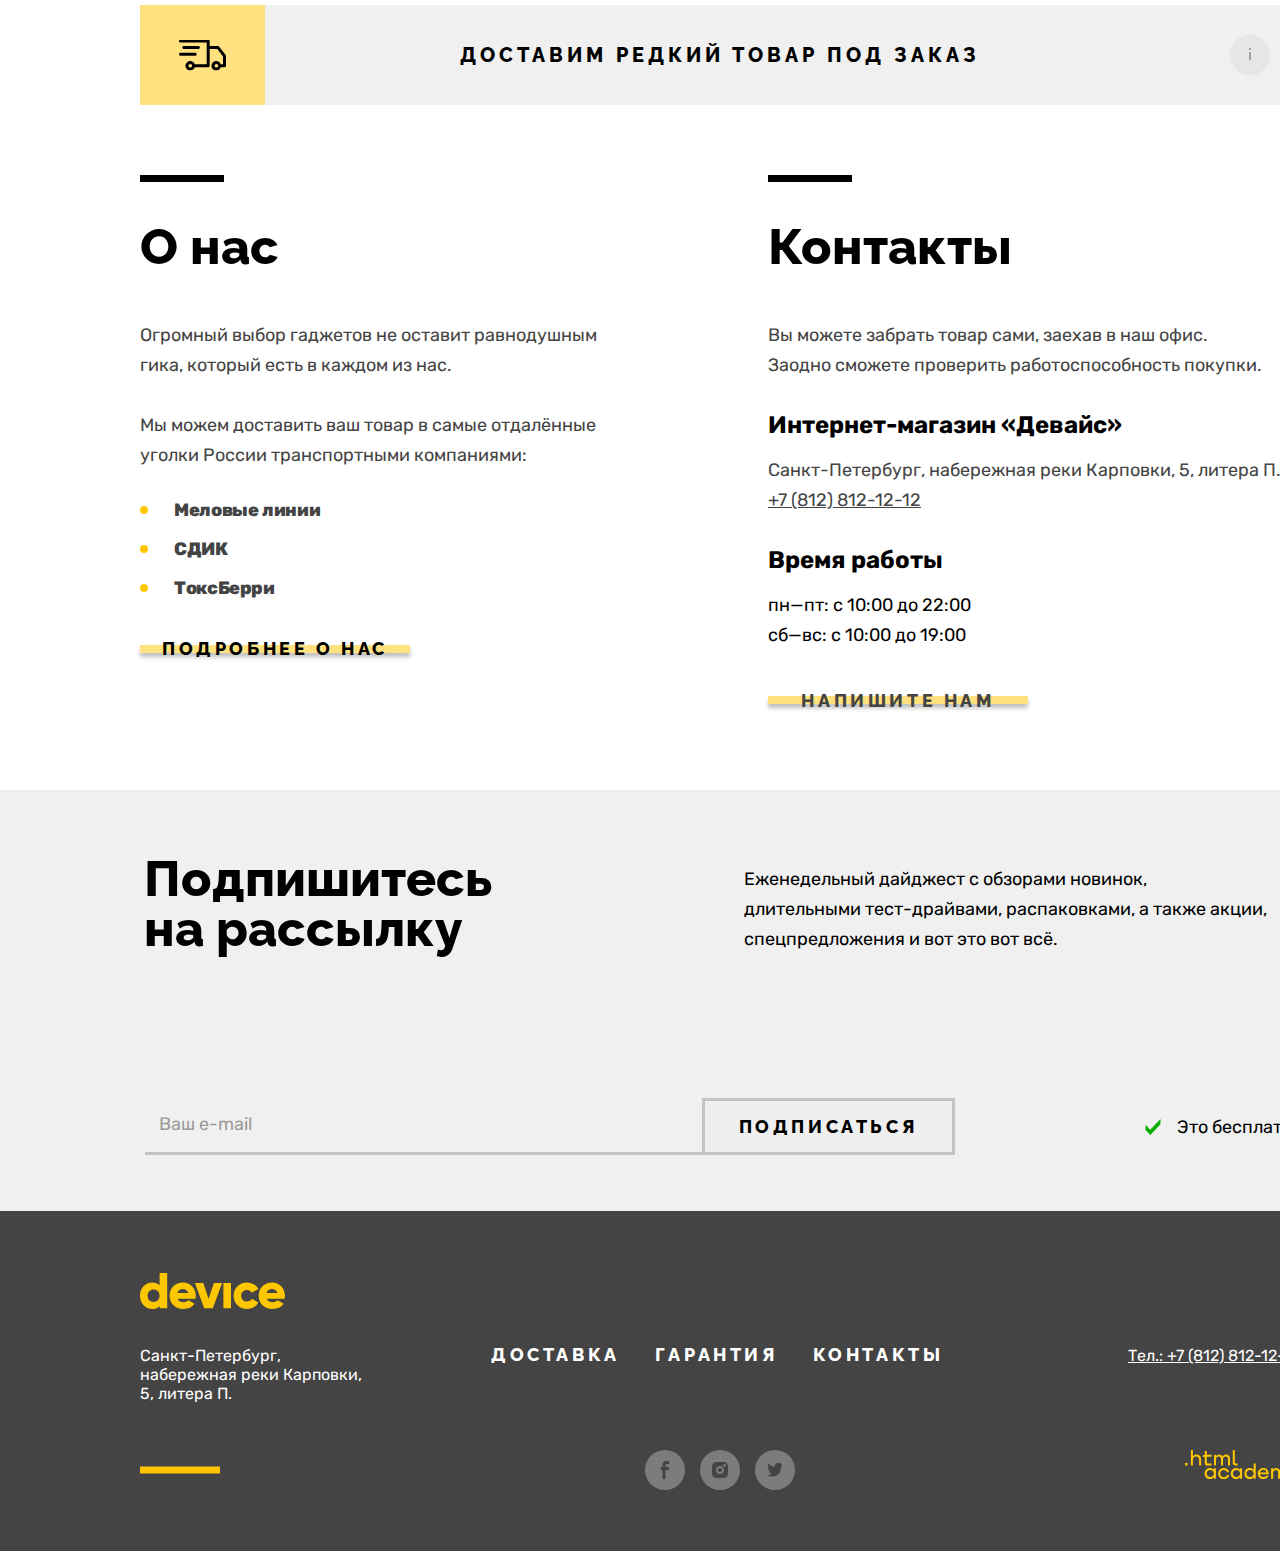
<file: 9/index.html>
<!DOCTYPE html>
<html lang="ru">
  <head>
    <meta charset="utf-8">
    <title>Интернет-магазин Девайс</title>
    <link rel="icon" href="favicon.ico">
    <link rel="stylesheet" href="styles/styles.css">
    <base href="https://htmlacademy-htmlcss.github.io/2011429-device-33/9/">
</head>
  <body>
    <h1 class="visually-hidden">Интернет-магазин электроники Девайс</h1>
    <header class="main-header">
      <div class="container">
        <div class="header-top">
          <a class="header-top-link" href="index.html">
            <img class="header-top-img" src="images/logo/logo.svg" width="145" height="36" alt="Логотип">
          </a>
        </div>        
      </div>
      <nav class="container">
        <h2 class="visually-hidden">Навигационное меню</h2>
        <div class="header-middle">
          <ul class="navigation-user-list">
            <li class="navigation-user-item menu-search">
              <form class="menu-form" action="https://echo.htmlacademy.ru/" method="get">
                <svg class="menu-icon" aria-hidden="true" focusable="false" width="16" height="17" fill="currentColor" xmlns="http://www.w3.org/2000/svg">
                    <path d="m15.7 14.69-3.1-3.1c.9-1.2 1.4-2.6 1.4-4.2 0-3.9-3.1-7-7-7s-7 3.1-7 7 3.1 7 7 7c1.6 0 3-.5 4.2-1.4l3.1 3.1c.2.2.4.3.7.3.6 0 1-.4 1-1 0-.2-.1-.5-.3-.7ZM2 7.39c0-2.8 2.2-5 5-5s5 2.2 5 5-2.2 5-5 5-5-2.2-5-5Z"/>
                </svg>
                <input class="menu-form-input" type="search" name="search" placeholder="Текст поиска">
                <button class="button-search" type="submit"> Найти </button>
              </form>
            </li>
            <li class="navigation-user-item">
              <ul class="account-list">
                <li class="account-item">
                  <button class="button-login">
                    <svg class="button-icon" aria-hidden="true" focusable="false" width="13" height="13" fill="currentColor" xmlns="http://www.w3.org/2000/svg">
                      <path d="M0 12.39h13c-.2-2.6-2.1-4.8-4.7-5.5 1-.6 1.7-1.7 1.7-3 0-1.9-1.6-3.5-3.5-3.5S3 1.99 3 3.89c0 1.3.7 2.4 1.7 3-2.6.7-4.5 2.9-4.7 5.5Z" />
                    </svg>
                    Войти</button>
                </li>
                <li class="account-item">
                  <a class="account-link" href="#">
                    <svg class="button-icon" aria-hidden="true" focusable="false" width="13" height="13" fill="currentColor" xmlns="http://www.w3.org/2000/svg">
                      <path d="M0 12.39h13c-.2-2.6-2.1-4.8-4.7-5.5 1-.6 1.7-1.7 1.7-3 0-1.9-1.6-3.5-3.5-3.5S3 1.99 3 3.89c0 1.3.7 2.4 1.7 3-2.6.7-4.5 2.9-4.7 5.5Z" />
                    </svg>
                      Коля Петухов
                  </a>
                </li>
                <li class="account-item">
                  <button class="button-logout">Выйти</button>
                </li>
              </ul>
            </li>
            <li class="navigation-user-item">
              <ul class="menu-user-list">
                <li class="menu-user-item">
                  <a class="menu-user-link" href="#">
                    <svg class="menu-user-icon menu-user-icon-compare" aria-hidden="true" focusable="false" width="10" height="13" fill="currentColor" xmlns="http://www.w3.org/2000/svg">
                      <path d="M6 .39H4v12h2v-12Zm-4 4H0v8h2v-8Zm8-1H8v9h2v-9Z" />
                    </svg>
                    Сравнить</a>
                </li>
                <li class="menu-user-item">
                  <a class="menu-user-link menu-user-link-cart" href="#">
                    <svg class="menu-user-icon menu-user-icon-cart" aria-hidden="true" focusable="false" width="16" height="15" fill="currentColor" xmlns="http://www.w3.org/2000/svg">
                      <path d="m15.3 5.39-3.5.2L8.6.69c-.1-.2-.4-.3-.6-.3-.2 0-.5.1-.6.3l-3.2 4.9H.7c-.4 0-.7.3-.7.7v.2l1.9 6.8c.2.7.7 1.1 1.4 1.1h9.4c.7 0 1.2-.4 1.4-1.1l1.9-6.9v-.2c0-.4-.3-.8-.7-.8ZM8 2.29l2.2 3.2H5.9L8 2.29Z" f/>
                    </svg>
                    Корзина
                  </a>
                  <div class="popover popover-cart popover-close">
                    <div class="popover-content">
                      <ul class="popover-list">
                        <li class="popover-item">
                          <a class="popover-link" href="#">
                            <img class="popover-img" src="images/products/product-1.jpg" width="39" height="43" alt="Любительская селфи-палка">
                            <div class="popover-descr">
                              Любительская селфи-палка
                            </div>
                          </a>
                          <button class="popover-close-button">
                            <span class="visually-hidden">Закрыть</span>
                          </button>
                        </li>
                        <li class="popover-item">
                          <a class="popover-link" href="#">
                            <img class="popover-img" src="images/products/product-2.jpg" width="39" height="43" alt="Профессиональная селфи-палка">
                            <div class="popover-descr">
                              Профессиональная селфи-палка
                            </div>
                          </a>
                          <button class="popover-close-button">
                            <span class="visually-hidden">Закрыть</span>
                          </button>
                        </li>                      
                      </ul>
                      <ul class="popover-result-list">
                        <li class="popover-result-item popover-result-item-product">
                          <div class="popver-descr popover-result-descr">
                            Товаров:
                          </div>
                          <div class="popover-amount">
                            2
                          </div>
                        </li>
                        <li class="popover-result-item popover-result-item-sum">
                          <div class="popver-descr popover-result-descr">
                            Сумма: 
                          </div>
                          <div class="popover-price">
                            2000 
                            <span class="currency">₽</span>
                          </div>
                        </li>                      
                      </ul>
                      <button class="open-cart-button">Открыть корзину</button>  
                    </div>                                      
                  </div>
                </li>
              </ul>              
            </li>
          </ul>
        </div>
        <div class="header-bottom">
          <ul class="navigation-list">
            <li class="navigation-item menu-nav">
              <a class="menu-button" href="#">
                <span>Каталог товаров</span>
                <button class="button-dropdown">
                  <span class="visually-hidden">Раскрывающийся список товаров</span>
                </button>
              </a>
              <ul class="submenu-navigation-list submenu-navigation-list-close">
                <li class="submenu-navigation-item">
                  <a class="submenu-navigation-link" href="#">Виртуальная реальность</a>
                </li>
                <li class="submenu-navigation-item">
                  <a class="submenu-navigation-link" href="#">Фитнес-браслеты</a>
                </li>
                <li class="submenu-navigation-item">
                  <a class="submenu-navigation-link" href="#">Квадрокоптеры</a>
                </li>
                <li class="submenu-navigation-item">
                  <a class="submenu-navigation-link" href="catalog.html">Моноподы для cелфи</a>
                </li>
                <li class="submenu-navigation-item">
                  <a class="submenu-navigation-link" href="#">Умные часы</a>
                </li>
                <li class="submenu-navigation-item submenu-navigation-item-1">
                  <a class="submenu-navigation-link" href="#">Экшн-камеры</a>
                </li>  
                   
              </ul>               
            </li>
            <li class="navigation-item menu-item">
              <ul class="navigation-item-wrapper">
                <li class="navigation-item-service">
                  <a class="navigation-link navigation-link-current" href="#service">Доставка</a>
                </li>
                <li class="navigation-item-service">
                  <a class="navigation-link menu-navigation-current" href="#service">Гарантия</a>
                </li>
                <li class="navigation-item-service">
                  <a class="navigation-link navigation-link-current" href="#service">Контакты</a>
                </li>
              </ul>
            </li>            
          </ul>
        </div>        
      </nav>
    </header>
    <main class="main-container">
      <section class="advertising">
        <div class="container">
          <h2 class="visually-hidden">Рекламный слайдер</h2>
          <ul class="slider-list">
            <li class="slider-item slider-item-current">
              <div class="slider-gallery">
                <button class="slider-button slider-button-prev">
                  <span class="visually-hidden">Предыдущая страница</span>
                </button>
                <a href="#"><img class="slider-gallery-img" src="images/sliders/slider-1.png" width="560" height="560" alt="Квадрокоптер"></a>
                <button class="slider-button slider-button-next">
                  <span class="visually-hidden">Следующая страница</span>
                </button>
              </div>
              <div class="slider-wrapper">
                <h3 class="visually-hidden">Квадрокоптер</h3>
                <div class="slider-number">01</div>
                <div class="slider-subtitle">Порхает как бабочка,
                  жалит как пчела!</div>
                <div class="slider-descr">Этот обычный, на первый взгляд, квадрокоптер оснащен мощным лазером, замаскированным под стандартную камеру.
                </div>
                <div class="slider-line">
                <a class="slider-link" href="catalog.html">Подробнее</a>
                <ol class="slider-pagination">
                  <li class="slider-pagination-item">
                    <button class="slider-pagination-button slider-pagination-button-current">
                      <span class="visually-hidden">Первый слайдер</span>
                    </button>
                  </li>
                  <li class="slider-pagination-item">
                    <button class="slider-pagination-button">
                      <span class="visually-hidden">Второй слайдер</span>
                    </button>
                  </li>
                  <li class="slider-pagination-item">
                    <button class="slider-pagination-button">
                      <span class="visually-hidden">Третий слайдер</span>
                    </button>
                  </li>
                </ol>
                </div>
                <ul class="slider-specifications-list">
                  <li class="slider-specifications-item">
                    <p>800 м</p>
                    <p class="slider-specifications-item-descr">Дальность полета</p>
                  </li>
                  <li class="slider-specifications-item">
                    <p>50 м</p>
                    <p class="slider-specifications-item-descr">Радиус поражения</p>
                  </li>
                </ul>
              </div>
            </li>
            <li class="slider-item">
              <div class="slider-gallery">
                <button class="slider-button slider-button-prev">
                  <span class="visually-hidden">Предыдущая страница</span>
                </button>
                <a href="#"><img src="images/sliders/slider-2.png" width="530" height="530" alt="Фитнес-браслет"></a>
                <button class="slider-button slider-button-next">
                  <span class="visually-hidden">Следующая страница</span>
                </button>
              </div>
              <div class="slider-wrapper">
                <h3 class="visually-hidden">Фитнес-браслет</h3>
                <div class="slider-number">02</div>
                <div class="slider-subtitle">Худеем <br>правильно!</div>
                <div class="slider-descr">Мотивирующие фитнес-браслеты помогут найти в себе силы не пропускать занятия и соблюдать диету.
                </div>
                <div class="slider-line">
                  <a class="slider-link" href="catalog.html">Подробнее</a>
                <ol class="slider-pagination">
                  <li class="slider-pagination-item">
                    <button class="slider-pagination-button slider-pagination-button-current">
                      <span class="visually-hidden">Первый слайд</span>
                    </button>
                  </li>
                  <li class="slider-pagination-item">
                    <button class="slider-pagination-button">
                      <span class="visually-hidden">Второй слайд</span>
                    </button>
                  </li>
                  <li class="slider-pagination-item">
                    <button class="slider-pagination-button">
                      <span class="visually-hidden">Третий слайд</span>
                    </button>
                  </li>
                </ol>
                </div>
                <ul class="slider-specifications-list">
                  <li class="slider-specifications-item">
                    <p>48 часов</p>
                    <p class="slider-specifications-item-descr">Без подзарядки</p>
                  </li>
                </ul>
              </div>
            </li>
            <li class="slider-item">
              <div class="slider-gallery">
                <button class="slider-button slider-button-prev">
                  <span class="visually-hidden">Предыдущая страница</span>
                </button>
                <a href="#"><img src="images/sliders/slider-3.png" width="530" height="530" alt="Палка для селфи"></a>
                <button class="slider-button slider-button-next">
                  <span class="visually-hidden">Следующая страница</span>
                </button>
              </div>
              <div class="slider-wrapper">
                <h3 class="visually-hidden">Селфи-палка</h3>
                <div class="slider-number">03</div>
                <div class="slider-subtitle">Делай селфи,
                  как Бен Стиллер! </div>
                <div class="slider-descr">Самая длинная палка для селфи доступна в нашем магазине. Восемь (Восемь, Карл!) метров длиной и весом всего 5 кг.
                </div>
                <div class="slider-line">
                  <a class="slider-link" href="catalog.html">Подробнее</a>
                <ol class="slider-pagination">
                  <li class="slider-pagination-item">
                    <button class="slider-pagination-button slider-pagination-button-current">
                      <span class="visually-hidden">Первый слайдер</span>
                    </button>
                  </li>
                  <li class="slider-pagination-item">
                    <button class="slider-pagination-button">
                      <span class="visually-hidden">Второй слайдер</span>
                    </button>
                  </li>
                  <li class="slider-pagination-item">
                    <button class="slider-pagination-button">
                      <span class="visually-hidden">Третий слайдер</span>
                    </button>
                  </li>
                </ol>
                </div>
                <ul class="slider-specifications-list">
                  <li class="slider-specifications-item slider-specifications-item-addmargin">
                    <p>8,5 м</p>
                    <p class="slider-specifications-item-descr">Длина палки</p>
                  </li>
                  <li class="slider-specifications-item slider-specifications-item-addmargin">
                    <p>5 кг</p>
                    <p class="slider-specifications-item-descr">Вес палки</p>
                  </li>
                  <li class="slider-specifications-item slider-specifications-item-addmargin">
                    <p>Карбон</p>
                    <p class="slider-specifications-item-descr">Материал</p>
                  </li>
                </ul>
              </div>
            </li>
          </ul>
        </div>
      </section>
      <section class="catalog">
        <div class="container">
          <h2 class="visually-hidden">Каталог товаров</h2>
          <ul class="catalog-list">
            <li class="catalog-item">
              <a class="catalog-link" href="catalog.html">
                <div class="catalog-item-img">
                  <svg class="catalog-item-icon" aria-hidden="true" focusable="false" width="97" height="55" fill="currentColor" xmlns="http://www.w3.org/2000/svg">
                    <path d="M84.13 32.64V20c0-1.3 1.05-2.37 2.34-2.37l8.32 1.58v-8.19c0-2.36-1.7-3.43-4.2-4.27L67.4.17c1.62 1.4 1.9 2.04 1.9 4.4v45.21c0 2.36-.46 4.07-1.97 5.21l23.26-7.07c2.4-.83 4.2-4.21 4.2-6.57v-7.91l-8.32 1.57a2.35 2.35 0 0 1-2.34-2.37Z" fill="#363636"/>
                    <path d="m95.13 20.98-7.6-1.45c-1 0-1.82.83-1.82 1.86v9.86c0 1.03.81 1.86 1.82 1.86l7.6-1.43c1.15-.42 1.82-.83 1.82-1.86v-6.99c0-1.02-.76-1.5-1.82-1.85ZM67.17 4.48c0-5.08-4.23-4.46-4.23-4.46S5.84 4.74 2.84 5.14C-.16 5.55 0 9.54 0 9.54V45.8c0 3.74 2.6 3.75 2.6 3.75l16.48 1.4L27.2 39.3s1.11-1.83 2.5-1.83c1.4 0 2.44 1.86 2.44 1.86l9.06 13.52s18.9 1.91 22.52 1.91c3.63 0 3.44-5.02 3.44-5.02V4.48ZM12.98 37.2c-3.7 0-6.7-4.6-6.7-10.27 0-5.68 3-10.28 6.7-10.28s6.7 4.6 6.7 10.28c0 5.67-3 10.27-6.7 10.27Zm36.16 1.43c-4.66 0-8.44-5.24-8.44-11.7 0-6.47 3.78-11.7 8.44-11.7s8.44 5.23 8.44 11.7c0 6.46-3.78 11.7-8.44 11.7Z"/>
                  </svg>
                </div>
                <h3 class="catalog-item-subtitle">Виртуальная
                  реальность</h3>
              </a>
            </li>
            <li class="catalog-item">
              <a class="catalog-link" href="catalog.html">
                <div class="catalog-item-img">
                  <svg class="catalog-item-icon catalog-item-icon-monopod" aria-hidden="true" focusable="false" width="87" height="117" fill="currentColor" xmlns="http://www.w3.org/2000/svg">
                    <path d="M82.82 4.01H3.33A3.19 3.19 0 0 0 .14 7.2v46.4a3.19 3.19 0 0 0 3.19 3.2h79.5A3.19 3.19 0 0 0 86 53.6V7.2A3.19 3.19 0 0 0 82.82 4ZM8.4 37.24h-.22a3.19 3.19 0 0 1-3.2-3.2v-7.28a3.19 3.19 0 0 1 3.2-3.18h.22v13.66ZM69.62 52.4H13.34v-44h56.28v44Zm8.78-17.86a4.15 4.15 0 1 1 0-8.29 4.15 4.15 0 0 1 0 8.3ZM54.65 0H31.5v2.76h23.15V0ZM46.6 64.86V61.9h8.05v-2.76H31.5v2.76h8.04v35.24a6.07 6.07 0 0 0-3.63 5.56V117h14.33v-14.3c0-2.5-1.5-4.63-3.63-5.56v-28h4.8l5.04 1.22v-6.71l-5.05 1.21h-4.8Z" />
                  </svg>
                </div>
                <h3 class="catalog-item-subtitle">Моноподы<br>
                для селфи</h3>
              </a>
            </li>
            <li class="catalog-item">
              <a class="catalog-link" href="catalog.html">
                <div class="catalog-item-img">
                  <svg class="catalog-item-icon" aria-hidden="true" focusable="false" width="72" height="87" fill="currentColor" xmlns="http://www.w3.org/2000/svg">
                    <path d="M53.35 1.49c0-.74-.58-1.49-1.31-1.49H9.05c-.73 0-1.38.75-1.38 1.49v3.52h45.68V1.5Zm.85 80.31h-9.6V71.44h-6.95v2.5H18.77a3.49 3.49 0 0 0-3.18-2.15H3.56A3.59 3.59 0 0 0 0 75.31v3.02a3.55 3.55 0 0 0 3.56 3.48h12.03c1.52 0 2.8-.9 3.27-2.33h18.79v2.33h-9.52c-.53 0-1.01.44-1.01.97v3.17c0 .54.48 1.05 1.01 1.05H54.2c.53 0 .93-.51.93-1.05v-3.17c0-.53-.4-.97-.93-.97Zm6.47-69.41a7.04 7.04 0 0 0-6.77-5.05H7.15A7.1 7.1 0 0 0 0 14.36v46.9a7.18 7.18 0 0 0 7.15 7.12h46.74c3.9 0 7.13-3.2 7.13-7.12V50.92a23.3 23.3 0 0 0-.36-38.52ZM12.24 62.15a5.91 5.91 0 1 1 .02-11.82 5.91 5.91 0 0 1-.02 11.82Zm5.96-32.6c0 .78-.64 1.42-1.42 1.42H7.84c-.78 0-1.42-.64-1.42-1.42V15.39c0-.79.64-1.43 1.42-1.43h8.94c.78 0 1.42.64 1.42 1.43v14.16Zm29.56 22.3a20.1 20.1 0 0 1-20.05-20.12 20.1 20.1 0 0 1 20.05-20.12 20.1 20.1 0 0 1 20.06 20.13 20.1 20.1 0 0 1-20.06 20.12Z" fill="#363636"/>
                    <path d="M47.76 43.96a12.2 12.2 0 0 0 12.19-12.23 12.2 12.2 0 0 0-12.19-12.22 12.2 12.2 0 0 0-12.19 12.22 12.2 12.2 0 0 0 12.2 12.23Zm-16.2-10.79a1.44 1.44 0 1 0 0-2.87 1.44 1.44 0 0 0 0 2.87Zm32.4 0a1.44 1.44 0 1 0 0-2.87 1.44 1.44 0 0 0 0 2.87ZM39.1 19.43a1.44 1.44 0 1 0 0-2.87 1.44 1.44 0 0 0 0 2.87Zm17.31 27.48a1.43 1.43 0 1 0 0-2.86 1.43 1.43 0 0 0 0 2.86ZM55.7 19a1.44 1.44 0 1 0 0-2.87 1.44 1.44 0 0 0 0 2.87ZM39.83 47.34a1.44 1.44 0 1 0 0-2.87 1.44 1.44 0 0 0 0 2.87Z" />
                  </svg>
                </div>
                <h3 class="catalog-item-subtitle">Экшн-камеры</h3>
              </a>
            </li>
            <li class="catalog-item">
              <a class="catalog-link" href="catalog.html">
                <div class="catalog-item-img">
                  <svg class="catalog-item-icon" aria-hidden="true" focusable="false" width="108" height="66" fill="currentColor" xmlns="http://www.w3.org/2000/svg">
                    <path d="M98.97 5.07a10.4 10.4 0 0 1 1.2 4.82V31a10.5 10.5 0 0 1-7.24 9.9c-1.33 4-3.78 7.86-8.05 10.44-8.68 5.23-31.12 4.83-31.2 4.83-.08 0-22.51.4-31.19-4.83a18.73 18.73 0 0 1-8.04-10.28A10.5 10.5 0 0 1 6.69 31V9.9c0-1.68.43-3.28 1.14-4.69C4.17 6.1 0 7.92 0 11.43v29.99c0 10.25 11.84 24.43 53.66 24.43 41.82 0 53.65-14.18 53.65-24.43V11.43c0-3.68-4.57-5.49-8.34-6.36Z" fill="#363636"/>
                    <path d="M20.56 39.46h65.52c5.57 0 10.08-4.51 10.08-10.08V10.94C96.16 5.37 91.65.86 86.08.86H20.56A10.08 10.08 0 0 0 10.5 10.94v18.44c0 5.57 4.5 10.08 10.07 10.08Zm63.13-29a1.57 1.57 0 1 1 0 3.15 1.57 1.57 0 0 1 0-3.14Zm0 4.05a1.57 1.57 0 1 1 0 3.13 1.57 1.57 0 0 1 0-3.13Zm0 4.04a1.57 1.57 0 1 1 0 3.13 1.57 1.57 0 0 1 0-3.13Zm0 3.82a1.57 1.57 0 1 1 0 3.14 1.57 1.57 0 0 1 0-3.14Zm0 4.04a1.57 1.57 0 1 1 0 3.14 1.57 1.57 0 0 1 0-3.14Zm-4.03-15.94a1.57 1.57 0 1 1 0 3.13 1.57 1.57 0 0 1 0-3.13Zm0 15.94a1.57 1.57 0 1 1 0 3.14 1.57 1.57 0 0 1 0-3.14Zm-4.04-15.94a1.57 1.57 0 1 1 0 3.14 1.57 1.57 0 0 1 0-3.14Zm0 4.04a1.57 1.57 0 1 1 0 3.14 1.57 1.57 0 0 1 0-3.14Zm0 4.04a1.57 1.57 0 1 1 0 3.13 1.57 1.57 0 0 1 0-3.13Zm0 3.82a1.57 1.57 0 1 1 0 3.14 1.57 1.57 0 0 1 0-3.14Zm0 4.04a1.57 1.57 0 1 1 0 3.14 1.57 1.57 0 0 1 0-3.14Zm-7.66-15.94a1.57 1.57 0 1 1 0 3.13 1.57 1.57 0 0 1 0-3.13Zm0 8.08a1.57 1.57 0 1 1 0 3.13 1.57 1.57 0 0 1 0-3.13Zm0 3.88a1.57 1.57 0 1 1 0 3.13 1.57 1.57 0 0 1 0-3.13Zm0 3.98a1.57 1.57 0 1 1 0 3.14 1.57 1.57 0 0 1 0-3.14Zm-4.03-15.94a1.57 1.57 0 1 1 0 3.14 1.57 1.57 0 0 1 0-3.14Zm0 8.08a1.57 1.57 0 1 1 0 3.13 1.57 1.57 0 0 1 0-3.13Zm0 7.86a1.57 1.57 0 1 1 0 3.14 1.57 1.57 0 0 1 0-3.14Zm-4.04-15.94a1.57 1.57 0 1 1 0 3.14 1.57 1.57 0 0 1 0-3.14Zm0 4.04a1.57 1.57 0 1 1 0 3.14 1.57 1.57 0 0 1 0-3.14Zm0 4.04a1.57 1.57 0 1 1 0 3.14 1.57 1.57 0 0 1 0-3.14Zm0 7.86a1.57 1.57 0 1 1 0 3.14 1.57 1.57 0 0 1 0-3.14Zm-8.3-15.94a1.57 1.57 0 1 1 0 3.14 1.57 1.57 0 0 1 0-3.14Zm0 4.04a1.57 1.57 0 1 1 0 3.13 1.57 1.57 0 0 1 0-3.13Zm0 4.04a1.57 1.57 0 1 1 0 3.13 1.57 1.57 0 0 1 0-3.13Zm0 3.88a1.57 1.57 0 1 1 .01 3.13 1.57 1.57 0 0 1 0-3.13Zm0 3.98a1.57 1.57 0 1 1 0 3.14 1.57 1.57 0 0 1 0-3.14Zm-4.03-11.9a1.57 1.57 0 1 1 0 3.13 1.57 1.57 0 0 1 0-3.13Zm-8.5-.21a1.57 1.57 0 1 1 0 3.14 1.57 1.57 0 0 1 0-3.14Zm0 4.03a1.57 1.57 0 1 1 0 3.14 1.57 1.57 0 0 1 0-3.14Zm-4.04-8.07a1.57 1.57 0 1 1 0 3.13 1.57 1.57 0 0 1 0-3.13Zm0 4.04a1.57 1.57 0 1 1 0 3.13 1.57 1.57 0 0 1 0-3.13Zm0 4.03a1.57 1.57 0 1 1 0 3.14 1.57 1.57 0 0 1 0-3.14Zm0 4.04a1.57 1.57 0 1 1 0 3.14 1.57 1.57 0 0 1 0-3.14Zm-4.26-8.07a1.57 1.57 0 1 1 0 3.13 1.57 1.57 0 0 1 0-3.13Zm0 4.03a1.57 1.57 0 1 1 0 3.14 1.57 1.57 0 0 1 0-3.14Zm0 4.04a1.57 1.57 0 1 1 0 3.14 1.57 1.57 0 0 1 0-3.14Zm0 4.04a1.57 1.57 0 1 1 0 3.14 1.57 1.57 0 0 1 0-3.14ZM26.3 10.26a1.57 1.57 0 1 1 0 3.14 1.57 1.57 0 0 1 0-3.14Zm0 4.04a1.57 1.57 0 1 1 0 3.14 1.57 1.57 0 0 1 0-3.14Zm0 4.03a1.57 1.57 0 1 1 0 3.15 1.57 1.57 0 0 1 0-3.15Zm0 4.04a1.57 1.57 0 1 1 0 3.15 1.57 1.57 0 0 1 0-3.15Zm-4.04-8.07a1.57 1.57 0 1 1 0 3.14 1.57 1.57 0 0 1 0-3.14Zm0 4.03a1.57 1.57 0 1 1 0 3.14 1.57 1.57 0 0 1 0-3.14Z" />
                  </svg>
                </div>
                <h3 class="catalog-item-subtitle">Фитнес-браслеты</h3>
              </a>
            </li>
            <li class="catalog-item">
              <a class="catalog-link" href="catalog.html">
                <div class="catalog-item-img">
                  <svg class="catalog-item-icon" aria-hidden="true" focusable="false" width="57" height="98" fill="currentColor" xmlns="http://www.w3.org/2000/svg">
                    <path d="M54.5 32.2h-1.52v-4.64a9.16 9.16 0 0 0-9.08-9.19H9.08c-5 0-9.08 4.13-9.08 9.19v42.86a9.16 9.16 0 0 0 9.08 9.19H43.9c5 0 9.08-4.13 9.08-9.19v-3.41h1.52c.41 0 .75-.34.75-.76V52.47a.76.76 0 0 0-.76-.77h-1.51v-8.79h1.52c.83 0 1.5-.68 1.5-1.53v-7.65c0-.84-.67-1.53-1.5-1.53Zm-20.42-3.11c2.93 0 5.3 2.4 5.3 5.36a5.33 5.33 0 0 1-5.3 5.35c-2.92 0-5.3-2.4-5.3-5.35a5.33 5.33 0 0 1 5.3-5.36Zm-15.13 0c2.92 0 5.3 2.4 5.3 5.36a5.33 5.33 0 0 1-5.3 5.35c-2.93 0-5.3-2.4-5.3-5.35a5.33 5.33 0 0 1 5.3-5.36ZM5.3 49.39a5.33 5.33 0 0 1 5.3-5.35c2.92 0 5.3 2.4 5.3 5.36a5.33 5.33 0 0 1-5.3 5.36c-2.93 0-5.3-2.4-5.3-5.36Zm13.64 19.5c-2.92 0-5.3-2.4-5.3-5.35a5.33 5.33 0 0 1 5.3-5.36c2.93 0 5.3 2.4 5.3 5.36a5.33 5.33 0 0 1-5.3 5.35Zm1.5-19.9a6.09 6.09 0 0 1 6.05-6.12 6.09 6.09 0 0 1 6.06 6.12 6.09 6.09 0 0 1-6.06 6.13 6.1 6.1 0 0 1-6.05-6.13Zm13.64 19.9c-2.92 0-5.3-2.4-5.3-5.35a5.33 5.33 0 0 1 5.3-5.36c2.93 0 5.3 2.4 5.3 5.36a5.33 5.33 0 0 1-5.3 5.35Zm8.3-14.13c-2.92 0-5.3-2.4-5.3-5.36a5.33 5.33 0 0 1 5.3-5.36c2.93 0 5.3 2.4 5.3 5.36a5.33 5.33 0 0 1-5.3 5.36ZM9.65 15.31h33.68c.85 0 1.44-.68 1.3-1.51l-1.6-10.77A3.68 3.68 0 0 0 39.5 0H13.47a3.68 3.68 0 0 0-3.51 3.03L8.34 13.8c-.12.83.46 1.51 1.3 1.51Zm33.68 67.36H9.65c-.85 0-1.43.68-1.3 1.52l1.6 10.76a3.68 3.68 0 0 0 3.52 3.03h26.04a3.68 3.68 0 0 0 3.51-3.02l1.62-10.77a1.28 1.28 0 0 0-1.3-1.52Z" />
                  </svg>
                </div>
                <h3 class="catalog-item-subtitle">Умные часы</h3>
              </a>
            </li>
            <li class="catalog-item">
              <a class="catalog-link" href="catalog.html">
                <div class="catalog-item-img">
                  <svg class="catalog-item-icon" aria-hidden="true" focusable="false" width="133" height="70" fill="currentColor" xmlns="http://www.w3.org/2000/svg">
                    <path d="M12.05.26C6.51.75 1.84 1.86.58 2.93c-.73.62-.73.62-.24 1.16C1 4.8 4.06 5.73 7.6 6.32c4 .67 12.51.7 13.72.05 1.22-.66 1.63-1.41 1.63-2.98 0-1.62-.62-2.41-2.22-2.85C19.27.15 14.94 0 12.05.26Zm13.72.23c-.12.28-.25 2.1-.25 4.11 0 4.06.15 3.78-2.2 3.93l-1.03.08-.25 5.09-1.2.28a4.75 4.75 0 0 0-3.78 5.3c.13 1.92 1.03 3.34 2.58 4.08 1.1.52 1.47.54 11.24.54 5.55 0 10.14.08 10.19.18.05.13-1.1 9.4-2.58 20.64-1.44 11.23-2.68 21-2.7 21.67C35.72 68 36.6 69 38.12 69c1.24 0 2.01-.64 2.32-1.9.13-.52 1.5-10.34 3.02-21.83a727.78 727.78 0 0 1 2.94-20.86c.1 0 1.08 1.4 2.2 3.13 2.93 4.63 2.4 4.32 7.63 4.32h4.36v5.63l-5.14.08c-4.72.07-5.2.12-5.88.61-1.57 1.16-1.62 1.42-1.62 10.98 0 9.53.02 9.79 1.52 11.05l.85.7H81.7l.85-.7c1.5-1.26 1.52-1.52 1.52-11.05 0-9.56-.05-9.82-1.63-10.98-.67-.49-1.16-.54-5.88-.61l-5.13-.08v-5.63h4.36c5.23 0 4.7.3 7.63-4.32a25.53 25.53 0 0 1 2.2-3.13c.07 0 1.42 9.4 2.94 20.86 1.52 11.5 2.89 21.31 3.01 21.83.31 1.26 1.09 1.9 2.33 1.9 1.52 0 2.4-1 2.34-2.62-.02-.67-1.26-10.44-2.7-21.67a903 903 0 0 1-2.58-20.64c.05-.1 4.64-.18 10.19-.18 9.77 0 10.13-.02 11.24-.54 1.55-.74 2.45-2.16 2.58-4.08a4.75 4.75 0 0 0-3.8-5.3L110 13.7l-.26-5.09-1.03-.08c-2.34-.15-2.2.13-2.2-3.93 0-2-.12-3.83-.25-4.11-.2-.36-.54-.49-1.37-.49-.61 0-1.23.13-1.42.3-.2.21-.3 1.47-.3 3.94 0 2.47-.1 3.73-.31 3.93-.18.18-.9.31-1.65.31-1.63 0-1.66.05-1.66 3.11v2.29H32.48v-2.29c0-3.06-.02-3.1-1.65-3.1-.75 0-1.47-.14-1.65-.32-.2-.2-.31-1.46-.31-3.93s-.1-3.73-.3-3.93c-.2-.18-.82-.31-1.44-.31-.82 0-1.16.13-1.37.49ZM68.62 40.6a9.5 9.5 0 0 1 6.16 6.17c.44 1.54.31 4.21-.28 5.78a10.23 10.23 0 0 1-4.57 4.94c-1.29.64-1.75.71-3.92.71-2.16 0-2.63-.07-3.92-.71a10.22 10.22 0 0 1-4.56-4.94c-.6-1.57-.73-4.24-.29-5.78a9.58 9.58 0 0 1 6.06-6.17 7.56 7.56 0 0 1 5.32 0Z" fill="#363636"/>
                    <path d="M63.8 44.44c-2.04.92-3.51 3.65-3.07 5.73a5.43 5.43 0 0 0 8 3.7 5.3 5.3 0 0 0 2.44-5.78 5.38 5.38 0 0 0-5.16-4.14c-.64 0-1.62.23-2.22.49ZM36.1.15c-3.93.67-4.52 1.14-4.52 3.45 0 1.82.46 2.41 2.27 2.95 1.55.47 7.17.52 10.5.13 6.86-.82 11.32-2.54 9.7-3.75-1.27-.9-4.9-1.88-9.06-2.39-2.47-.3-8-.54-8.9-.39Zm53.38.11c-6.31.59-11.86 2.08-11.86 3.18 0 1.73 7.84 3.47 15.63 3.5 5.8 0 7.2-.64 7.2-3.34 0-1.83-.62-2.62-2.38-3.09C96.42.11 92.4 0 89.48.26Zm23.3.02c-1.78.23-3.02.77-3.43 1.5-.4.76-.31 2.9.15 3.57.93 1.3 1.65 1.46 7.07 1.46 3.66 0 5.8-.13 7.87-.49 3.53-.59 6.6-1.51 7.24-2.23.5-.54.5-.54-.23-1.16-1.34-1.13-5.96-2.18-11.92-2.67-3.48-.29-4.48-.29-6.75.02Z" />
                  </svg>
                </div>
                <h3 class="catalog-item-subtitle">Квадрокоптеры</h3>
              </a>
            </li>            
          </ul>
        </div>
      </section>
      <section class="service">
        <div class="container">
          <h2 class="visually-hidden">Услуги</h2>
          <div class="service-column" id="service">
            <ul class="service-list">
              <li class="service-item service-item-current"><button class="button-service button-service-current">Доставка</button></li>
              <li class="service-item"><button class="button-service">Гарантия</button></li>
              <li class="service-item"><button class="button-service">Кредит</button></li>
            </ul>
            <div class="service-wrapper">
              <div class="service-wrapper-item service-wrapper-item-delivery service-wrapper-item-current" id="delivery" >
                <h3 class="service-item-subtitle">Доставка</h3>
                <div class="service-item-descr">Мы с удовольствием доставим ваш товар прямо
                  <br>к вашему подъезду совершенно бесплатно! Ведь
                  мы неплохо заработаем, поднимая его на ваш этаж.</div>
              </div>
              <div class="service-wrapper-item service-wrapper-item-guarantee" id="guarantee">
                <h3 class="service-item-subtitle">Гарантия</h3>
                <div class="service-item-descr">Если из-за возгорания купленного у нас товара у вас
                  сгорит дом — не переживайте, мы выдадим вам новый.
                  Товар, не дом, конечно же.</div>
              </div>
              <div class="service-wrapper-item service-wrapper-item-credit" id="credit">
                <h3 class="service-item-subtitle">Кредит</h3>
                <div class="service-item-descr">Залезть в долговую яму стало проще! Кредитные консультанты подберут для вас наиболее выгодные условия кредита. Выгодные для банка, разумеется.</div>
              </div>
            </div>
          </div>
        </div>
      </section>
      <section class="order">
        <div class="container">
          <h3 class="visually-hidden">Доставка под заказ</h3>
          <button class="order-button">Доставим редкий товар под заказ
            <span class="tooltip">
              <button class="tooltip-button tooltip-button-order" aria-labelledby="tooltip-label">
                <svg aria-hidden="true" focusable="false" idth="4" height="12" viewBox="0 0 4 12" fill="currentColor" xmlns="http://www.w3.org/2000/svg">
                  <path d="M3 0H1v2h2V0ZM3 4H1v8h2V4Z" />
                </svg>
              </button>
            </span>
          </button>
        </div>
      </section>
      <section class="information">
        <div class="container">
          <div class="about">
            <h2 class="about-title">О нас</h2>
            <div class="about-descr">
              <p>Огромный выбор гаджетов не оставит равнодушным гика, который есть в каждом из нас.</p>
              <p>Мы можем доставить ваш товар в самые отдалённые уголки России транспортными компаниями:</p>
              <ul class="transport-list">
                <li class="transport-item"><b>Меловые линии</b></li>
                <li class="transport-item"><b>СДИК</b></li>
                <li class="transport-item"><b>ТоксБерри</b></li>
              </ul>
              <a  class="about-link" href="#">Подробнее о нас </a>              
            </div>
          </div>
          <div class="contacts" id="contacts">
            <h2 class="contacts-title">Контакты</h2>
            <div class="contacts-descr">Вы можете забрать товар сами, заехав в наш офис.
              <br>Заодно сможете проверить работоспособность покупки. </div>
            <h3 class="contacts-subtitle">Интернет-магазин «Девайс»</h3>
            <address>
              <p class="contacts-address">Санкт-Петербург, набережная реки Карповки, 5, литера П.</p>
              <a class="contacts-phone" href="tel:88128121212">+7 (812) 812-12-12</a>
            </address>
            <h3 class="contacts-subtitle">Время работы</h3>
            <ul class="contacts-schedule-list">
              <li class="contacts-schedule-item">пн—пт: с 10:00 до 22:00</li>
              <li class="contacts-schedule-item">сб—вс: с 10:00 до 19:00</li>
            </ul>
            <button class="button-contacts" type="submit">Напишите нам</button>
          </div>
        </div>
      </section>
      <section class="mailing">
        <div class="container">
          <div class="mailing-wrapper">
            <h2 class="mailing-title">Подпишитесь
              на рассылку</h2>
            <div class="mailing-descr">Еженедельный дайджест с обзорами новинок,<br>
                длительными тест-драйвами, распаковками, а также акции, спецпредложения и вот это вот всё.</div>
          </div>
          <div class="mailing-form">
            <form class="form-email" action="https://echo.htmlacademy.ru/" method="post">
              <input type="email" name="email" placeholder="Ваш e-mail">
              <button class="button-mail" type="submit">Подписаться</button>
            </form>
            <p>Это бесплатно</p>
          </div>
        </div>
      </section>
    </main>
    <footer class="main-footer">
      <div class="container">
        <div class="footer-top">
          <a class="footer-top-link" href="index.html">
            <img class="footer-top-img" src="images/logo/logo-color.svg" width="145" height="36" alt="Логотип Девайс">
          </a>
        </div>
        <div class="footer-middle">
          <div class="address">
            <p class="footer-address">Санкт-Петербург, набережная реки Карповки, 5, литера П.</p>
          </div>
          <ul class="footer-menu-list">
              <li class="footer-menu-item"><a class="footer-menu-link" href="#delivery">Доставка</a></li>
              <li class="footer-menu-item"><a class="footer-menu-link" href="#guarantee">Гарантия</a></li>
              <li class="footer-menu-item"><a class="footer-menu-link" href="#contacts">Контакты</a></li>
          </ul>
          <div class="phone">
            <a class="footer-phone" href="tel:88128121212">Тел.: +7 (812) 812-12-12</a>
          </div>
        </div>
        <div class="footer-bottom">
          <ul class="social-list">
            <li class="social-item">
              <a class="social-link" href="https://wwww.facebook.com/htmlacademy">
                <span class="visually-hidden">Facebook</span>
                <svg class="social-item-icon" aria-hidden="true" focusable="false" width="9" height="18" fill="currentColor" xmlns="http://www.w3.org/2000/svg">
                  <path d="M6.5 3H9V0H5.6C2.8 0 2 1.7 2 4.2V6H0v3h2v9h3V9h3.3l.6-3H5V4.5C5 3.7 5.3 3 6.5 3Z" />
                </svg>
              </a>
            </li>
            <li class="social-item">
              <a class="social-link" href="https://wwww.instagram.com/htmlacademy/">
                <span class="visually-hidden">Instagram</span>
                <svg class="social-item-icon" aria-hidden="true" focusable="false" width="16" height="16" fill="currentColor" xmlns="http://www.w3.org/2000/svg">
                  <path d="M8 10a2 2 0 1 0 0-4 2 2 0 0 0 0 4Z" fill="#444"/>
                  <path d="M14.7 1.3c-.9-.9-2-1.3-3.4-1.3H4.7C1.9 0 0 1.9 0 4.7v6.6c0 1.4.4 2.6 1.4 3.4.9.9 2 1.3 3.3 1.3h6.6c1.4 0 2.6-.4 3.4-1.3.8-.9 1.3-2 1.3-3.4V4.7c0-1.4-.4-2.6-1.3-3.4ZM8 12.1c-2.2 0-4.1-1.8-4.1-4.1S5.8 3.9 8 3.9c2.2 0 4.1 1.8 4.1 4.1s-1.9 4.1-4.1 4.1Zm4.6-7.4c-.7 0-1.3-.5-1.3-1.3s.5-1.3 1.3-1.3c.7 0 1.3.6 1.3 1.3 0 .7-.6 1.3-1.3 1.3Z" />
                </svg>
              </a>
            </li>
            <li class="social-item">
              <a class="social-link" href="https://wwww.twitter.com/htmlacademy_ru">
                <span class="visually-hidden">Twitter</span>
                <svg class="social-item-icon" aria-hidden="true" focusable="false" width="15" height="15" fill="currentColor" xmlns="http://www.w3.org/2000/svg">
                  <path d="M9.7.16c1.5-.5 2.6.3 3.2 1.1.5-.2 1.1-.4 1.7-.6 0 .8-.5 1.4-.8 1.6.7.2 1.2-.4 1.2-.4-.1.9-.9 1.7-1.4 1.9-.2 6.3-2.8 10.4-8.9 10.3h-.4c-.3 0-3.7-.4-4.3-1.8 2 .2 3.4-.4 4.1-1.1-.8-.3-2.4-.4-2.6-2.8.3.2.5.3 1.1.2-1.1-.8-2.3-1.5-2.2-3.5.3.3.9.5 1.2.4C1 5.26-.2 2.36.8.86c1.6 1.7 3.3 3.4 6.3 3.5.2-2.1 1-3.5 2.6-4.2Z" />
                </svg>
              </a>
            </li>            
          </ul>
          <div class="made-in">
            <a href="https://htmlacademy.ru">
              <svg aria-hidden="true" focusable="false" width="115" height="33" fill="currentColor" xmlns="http://www.w3.org/2000/svg">
                <path d="M0 12.9v2.6h2.5v-2.6H0Zm11.6-8.4c-1.6 0-2.8.7-3.6 1.7h-.1V0h-2v15.5h2v-5.3c0-2.1 1.3-3.6 3.3-3.6 1.8 0 2.9 1.4 2.9 3.2v5.7h2V9.4c.1-3-1.8-4.9-4.5-4.9Zm15 .3h-4.8V1.1h-2v3.8h-1.9v2h1.9v6c0 1.7 1 2.7 2.7 2.7h4.1v-2h-3.7c-.7 0-1.1-.4-1.1-1.1V6.8h4.8v-2Zm14.5-.2c-1.6 0-2.9.8-3.5 2.1h-.1c-.6-1.2-1.8-2.1-3.4-2.1-1.4 0-2.5.8-3.1 1.8h-.1V4.8H29v10.6h2V10c0-2 1-3.5 2.6-3.5 1.5 0 2.4 1 2.4 2.6v6.3h2V9.8c0-2.4 1.4-3.3 2.6-3.3 1.5 0 2.4 1 2.4 2.6v6.3h2V8.9c.1-2.5-1.4-4.3-3.9-4.3Zm6.7 8.1c0 1.7 1 2.7 2.8 2.7h2v-2h-1.7c-.7 0-1.1-.4-1.1-1.1V0h-2v12.7Zm-18.9 7c-.9-1.1-2.2-1.8-3.9-1.8-3.1 0-5.4 2.3-5.4 5.6s2.3 5.6 5.4 5.6c1.8 0 3-.8 3.8-1.9h.1v1.6h2V18.2h-2v1.5Zm-3.6 7.4c-2.2 0-3.6-1.6-3.6-3.6s1.4-3.6 3.6-3.6 3.6 1.6 3.6 3.6c0 1.9-1.4 3.6-3.6 3.6ZM44.2 22c-.5-2.4-2.6-4.1-5.4-4.1a5.4 5.4 0 0 0-5.6 5.6c0 3.1 2.2 5.6 5.6 5.6 2.8 0 4.9-1.8 5.4-4.2h-2.1a3.4 3.4 0 0 1-3.3 2.3c-2.2 0-3.6-1.6-3.6-3.6s1.4-3.6 3.6-3.6c1.6 0 2.8 1 3.3 2.2h2.1V22Zm10.9-2.3c-.9-1.1-2.2-1.8-3.9-1.8-3.1 0-5.4 2.3-5.4 5.6s2.3 5.6 5.4 5.6c1.8 0 3-.8 3.8-1.9h.1v1.6h2V18.2h-2v1.5Zm-3.6 7.4c-2.2 0-3.6-1.6-3.6-3.6s1.4-3.6 3.6-3.6 3.6 1.6 3.6 3.6c0 1.9-1.5 3.6-3.6 3.6Zm17.2-7.3c-.9-1.1-2.2-1.9-3.9-1.9-3.1 0-5.4 2.3-5.4 5.6s2.2 5.6 5.4 5.6c1.7 0 3-.8 3.8-1.8h.1v1.5h2V13.4h-2v6.4Zm-3.6 7.3c-2.2 0-3.6-1.6-3.6-3.6s1.4-3.6 3.6-3.6 3.6 1.6 3.6 3.6c-.1 2-1.5 3.6-3.6 3.6Zm13.2-9.2c-3.3 0-5.5 2.5-5.5 5.6 0 3 2.1 5.6 5.5 5.6 2.5 0 4.5-1.3 5.2-3.6h-2.1c-.5 1-1.6 1.6-3 1.6-1.9 0-3.3-1.3-3.4-2.9h8.8c.2-3.6-2-6.3-5.5-6.3Zm0 1.9c1.7 0 3 1 3.3 2.6h-6.5c.3-1.5 1.5-2.6 3.2-2.6Zm19.9-1.9c-1.6 0-2.9.8-3.6 2h-.1c-.6-1.2-1.8-2-3.4-2-1.4 0-2.5.7-3.1 1.8v-1.5h-1.9v10.6h2v-5.4c0-2 1-3.4 2.6-3.5 1.5 0 2.4 1 2.4 2.6v6.3h2v-5.6c0-2.4 1.4-3.3 2.6-3.3 1.5 0 2.4 1 2.4 2.6v6.3h2v-6.5c.1-2.6-1.4-4.4-3.9-4.4Zm11.2 9.1-3.6-8.9h-2.2l4.8 11.6c-.3.9-.7 1.2-1.7 1.2h-2.5v2h2.5c1.8 0 2.8-.8 3.5-2.6l4.7-12.2h-2.1l-3.4 8.9Z" />
              </svg>
            </a>
          </div>
        </div>
      </div>
    </footer>
    <div class="modal-container modal-container-close">
      <section class="modal-order">
        <div class="modal-order-wrapper">
          <h3 class="order-form-title">Доставка под заказ</h3>
          <button class="modal-close-button">
            <span class="visually-hidden">Закрыть</span>
          </button>
        </div>
        <form class="order-form" action="https://echo.htmlacademy.ru/" method="POST" >
          <p class="order-form-name">
            <label class="form-label" for="form-name">Ваше имя:
            </label>
            <input class="form-input form-input-name" id="form-name" type="text" name="name" placeholder="Введите имя">
            <span class="form-message">Добавьте имя</span>
          </p>
          <p class="order-form-mail">
            <label class="form-label" for="form-mail">Ваш e-mail:</label>
            <input class="form-input form-input-mail" id="form-mail" type="email" name="mail" placeholder="почта">
            <span class="form-message">Забавный у вас адрес</span>
          </p>
          <p class="order-form-text">
            <label class="form-label" for="form-text">Что нужно привезти:</label>
            <input class="form-input" id="form-text" type="text" name="additional" placeholder="В свободной форме">
          </p>
          <p class="order-form-number">
            <span class="form-label">
              <label class="form-label" for="form-number">Количество</label>
              <span class="tooltip">
                <button class="tooltip-button" aria-labelledby="tooltip-label">
                  <svg aria-hidden="true" focusable="false" idth="4" width="4" height="12" viewBox="0 0 4 12" fill="currentColor" xmlns="http://www.w3.org/2000/svg">
                    <path d="M3 0H1v2h2V0ZM3 4H1v8h2V4Z" />
                  </svg>
                </button>
                <span class="tooltip-text" role="tooltip" id="tooltip-label">
                  Постараемся найти, сколько нужно. Привезём сколько получится по требованиям<br>
к провозу багажа.
                </span>
              </span>
            </span>
            <button class="number-button number-button-minus" type="button">
              <span class="visually-hidden">Уменьшить количество</span>
            </button>
            <input class="form-input form-input-number" id="form-number" type="number" nume="count" placeholder="1">
            <button class="number-button number-button-plus" type="button">
              <span class="visually-hidden">Увеличить количество</span>
            </button>
          </p>          
        </form>
        <button class="order-form-button" type="submit">Отправить</button>
      </section>
    </div>
  </body>
</html>
</file>
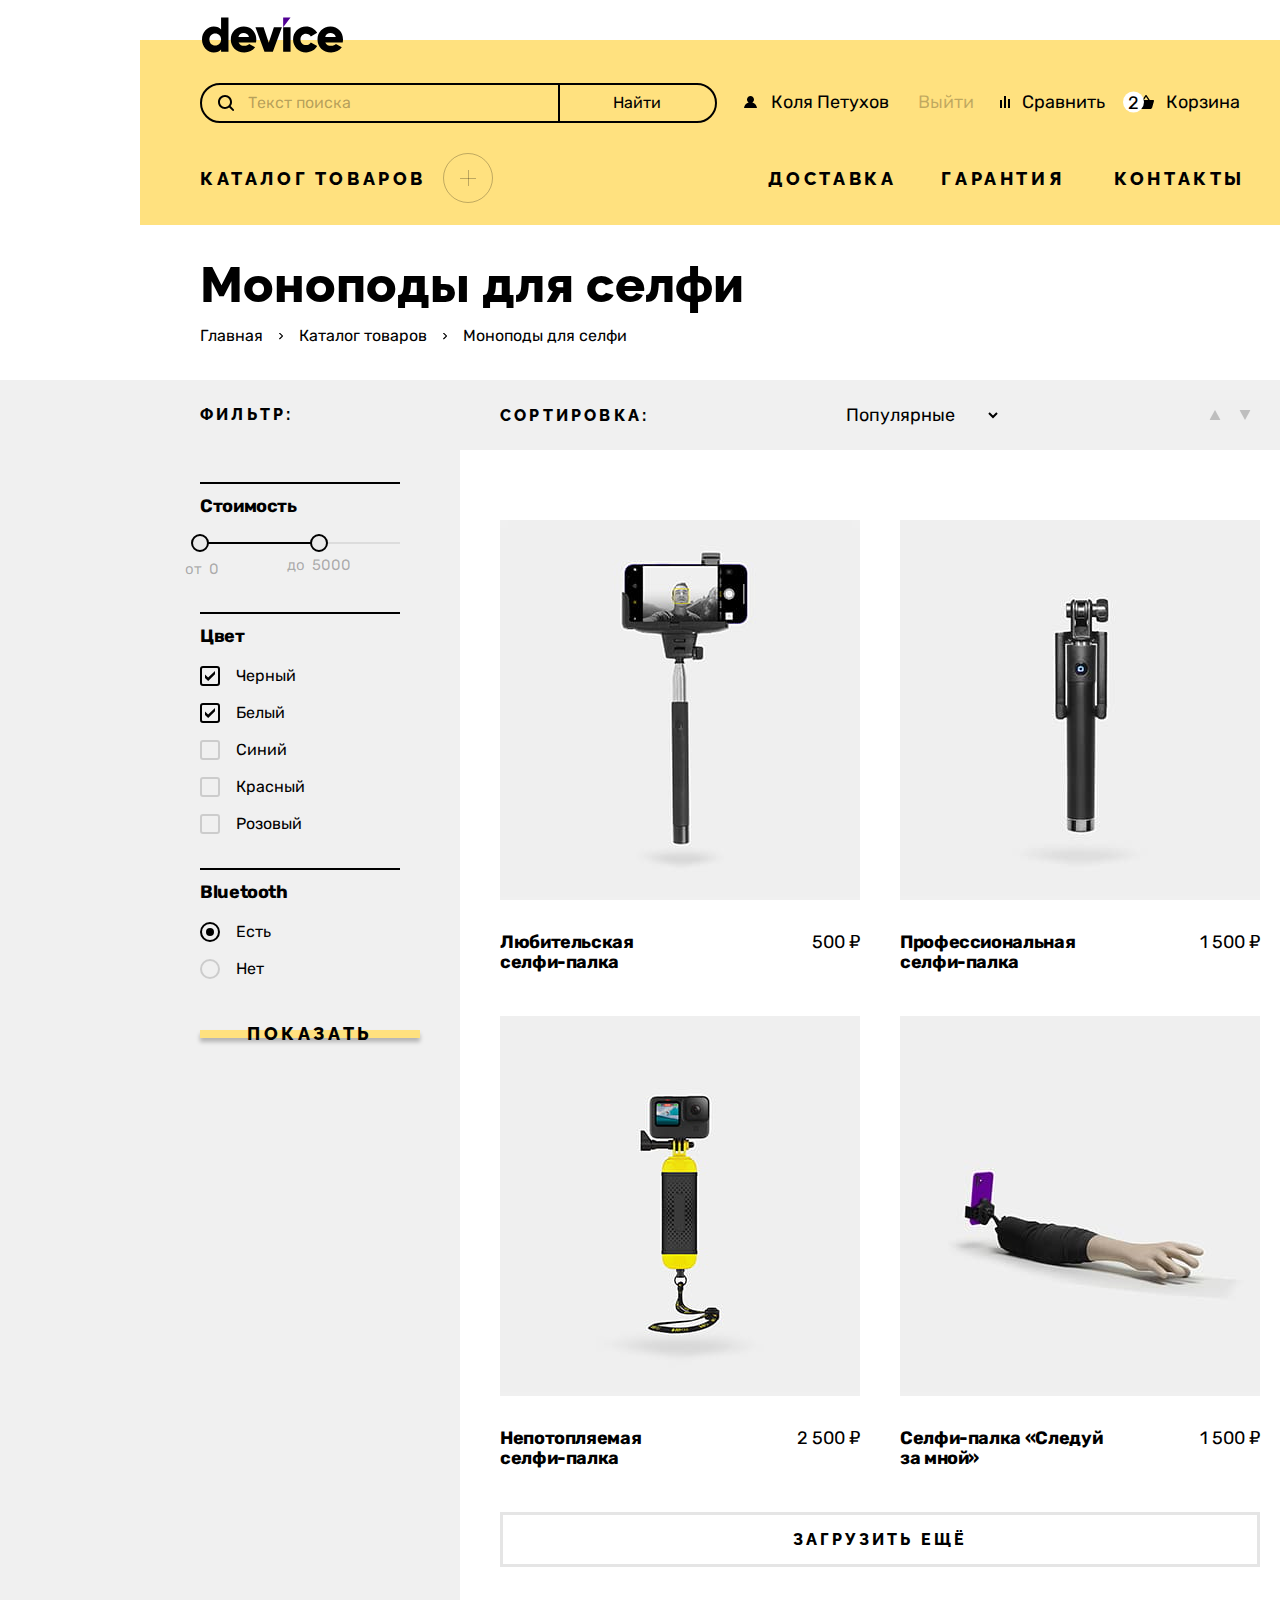
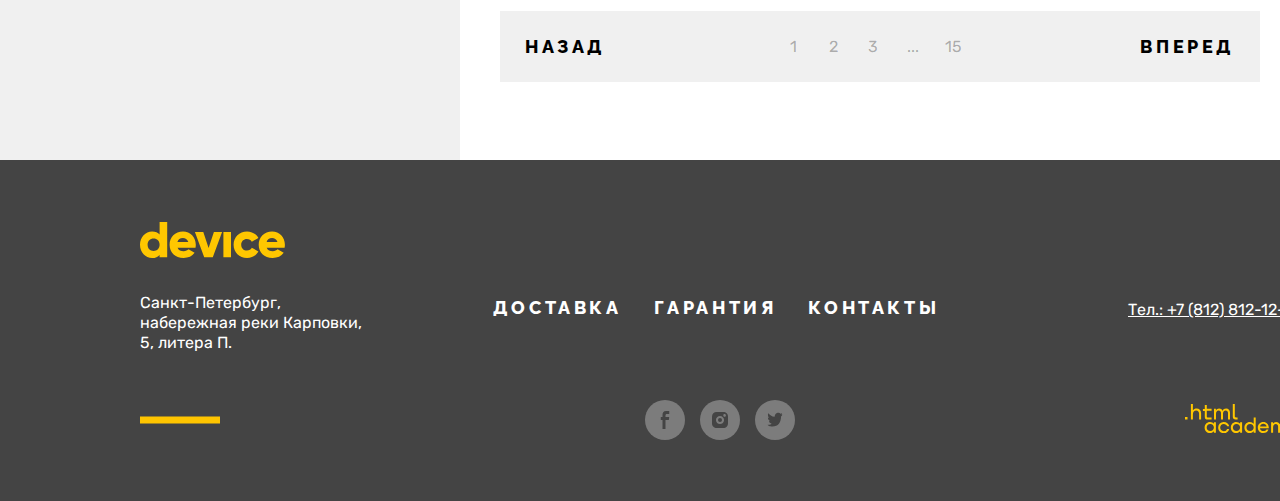
<file: catalog.html>
<!DOCTYPE html>
<html lang="ru">
  <head>
    <meta charset="UTF-8">
    <title>Каталог</title>
    <link rel="icon" href="favicon.ico">
    <link rel="stylesheet" href="styles/styles.css">
  </head>
  <body>    
    <header class="main-header inner-header">
      <div class="container">
        <div class="header-top">
          <a class="header-top-link" href="index.html">
            <img class="header-top-img" src="images/logo/logo.svg" width="145" height="36" alt="Логотип.">
          </a>
        </div>        
      </div>
      <nav class="container">
        <div class="header-middle">
          <ul class="navigation-user-list">
            <li class="navigation-user-item menu-search">
              <form class="menu-form" action="https://echo.htmlacademy.ru/" method="get">
                <svg class="menu-icon" aria-hidden="true" focusable="false" width="16" height="17" viewBox="0 0 16 17" fill="currentColor" xmlns="http://www.w3.org/2000/svg">
                    <path d="m15.7 14.69-3.1-3.1c.9-1.2 1.4-2.6 1.4-4.2 0-3.9-3.1-7-7-7s-7 3.1-7 7 3.1 7 7 7c1.6 0 3-.5 4.2-1.4l3.1 3.1c.2.2.4.3.7.3.6 0 1-.4 1-1 0-.2-.1-.5-.3-.7ZM2 7.39c0-2.8 2.2-5 5-5s5 2.2 5 5-2.2 5-5 5-5-2.2-5-5Z"/>
                </svg>
                <input class="menu-form-input" type="search" name="search" placeholder="Текст поиска">
                <span class="menu-input-outline"></span>
                <button class="button-search" type="submit"> Найти 
                  <span class="menu-button-outline"></span>
                </button>
              </form>
            </li>
            <li class="navigation-user-item">
              <ul class="account-list">
                <li class="account-item">
                  <button class="button-login" type="button">
                    <svg class="button-icon" aria-hidden="true" focusable="false" width="13" height="13" viewBox="0 0 13 13" fill="currentColor" xmlns="http://www.w3.org/2000/svg">
                      <path d="M0 12.39h13c-.2-2.6-2.1-4.8-4.7-5.5 1-.6 1.7-1.7 1.7-3 0-1.9-1.6-3.5-3.5-3.5S3 1.99 3 3.89c0 1.3.7 2.4 1.7 3-2.6.7-4.5 2.9-4.7 5.5Z" />
                    </svg>
                    Войти</button>
                </li>
                <li class="account-item logged">
                  <a class="account-link" href="#" >
                    <svg class="button-icon" aria-hidden="true" focusable="false" width="13" height="13" viewBox="0 0 13 13" fill="currentColor" xmlns="http://www.w3.org/2000/svg">
                      <path d="M0 12.39h13c-.2-2.6-2.1-4.8-4.7-5.5 1-.6 1.7-1.7 1.7-3 0-1.9-1.6-3.5-3.5-3.5S3 1.99 3 3.89c0 1.3.7 2.4 1.7 3-2.6.7-4.5 2.9-4.7 5.5Z" />
                    </svg>
                      Коля Петухов
                  </a>
                </li>
                <li class="account-item logged" >
                  <button class="button-logout" type="button">Выйти</button>
                </li>
              </ul>
            </li>
            <li class="navigation-user-item">
              <ul class="menu-user-list">
                <li class="menu-user-item">
                  <a class="menu-user-link" href="#">
                    <svg class="menu-user-icon menu-user-icon-compare" aria-hidden="true" focusable="false" width="10" height="13" viewBox="0 0 10 13" fill="currentColor" xmlns="http://www.w3.org/2000/svg">
                      <path d="M6 .39H4v12h2v-12Zm-4 4H0v8h2v-8Zm8-1H8v9h2v-9Z" />
                    </svg>
                    Сравнить</a>
                </li>
                <li class="menu-user-item">
                  <a class="menu-user-link menu-user-link-cart" href="#">
                    <svg class="menu-user-icon menu-user-icon-cart" aria-hidden="true" focusable="false" width="16" height="15" viewBox="0 0 16 15" fill="currentColor" xmlns="http://www.w3.org/2000/svg">
                      <path d="m15.3 5.39-3.5.2L8.6.69c-.1-.2-.4-.3-.6-.3-.2 0-.5.1-.6.3l-3.2 4.9H.7c-.4 0-.7.3-.7.7v.2l1.9 6.8c.2.7.7 1.1 1.4 1.1h9.4c.7 0 1.2-.4 1.4-1.1l1.9-6.9v-.2c0-.4-.3-.8-.7-.8ZM8 2.29l2.2 3.2H5.9L8 2.29Z"/>
                    </svg>
                    Корзина
                  </a>
                  <div class="popover popover-cart popover-close">                    
                    <h2 class="visually-hidden">Корзина</h2>
                    <div class="popover-content">
                      <ul class="popover-list">
                        <li class="popover-item">
                          <a class="popover-link" href="#">
                            <img class="popover-img" src="images/products/product-1.jpg" width="39" height="43" alt="Любительская селфи-палка.">
                            <div class="popover-descr">
                              Любительская селфи-палка
                            </div>
                          </a>
                          <button class="popover-close-button" type="button">
                            <span class="visually-hidden">Закрыть</span>
                          </button>
                        </li>
                        <li class="popover-item">
                          <a class="popover-link" href="#">
                            <img class="popover-img" src="images/products/product-2.jpg" width="39" height="43" alt="Профессиональная селфи-палка.">
                            <div class="popover-descr">
                              Профессиональная селфи-палка
                            </div>
                          </a>
                          <button class="popover-close-button" type="button">
                            <span class="visually-hidden">Закрыть</span>
                          </button>
                        </li>                      
                      </ul>
                      <ul class="popover-result-list">
                        <li class="popover-result-item popover-result-item-product">
                          <div class="popver-descr popover-result-descr">
                            Товаров:
                          </div>
                          <div class="popover-amount">
                            2
                          </div>
                        </li>
                        <li class="popover-result-item popover-result-item-sum">
                          <div class="popver-descr popover-result-descr">
                            Сумма: 
                          </div>
                          <div class="popover-price">
                            2000 
                            <span class="currency">₽</span>
                          </div>
                        </li>                      
                      </ul>
                      <a class="open-cart-button" href="#">Открыть корзину</a>
                    </div>                                      
                  </div>
                </li>
              </ul>              
            </li>
          </ul>
        </div>
        <div class="header-bottom header-bottom-inner">
          <ul class="navigation-list">
            <li class="navigation-item menu-nav">
              <div class="menu-button" tabindex="0">
                <span>Каталог товаров</span>
                <button class="button-dropdown" type="button">
                  <span class="visually-hidden">Раскрывающийся список товаров</span>
                </button>
              </div>
              <ul class="submenu-navigation-list submenu-navigation-list-close">
                <li class="submenu-navigation-item">
                  <a class="submenu-navigation-link submenu-navigation-link-current" href="#">Виртуальная реальность</a>
                </li>
                <li class="submenu-navigation-item">
                  <a class="submenu-navigation-link submenu-navigation-link-current" href="#">Фитнес-браслеты</a>
                </li>
                <li class="submenu-navigation-item">
                  <a class="submenu-navigation-link submenu-navigation-link-current" href="#">Квадрокоптеры</a>
                </li>
                <li class="submenu-navigation-item">
                  <a class="submenu-navigation-link submenu-navigation-link-current" href="catalog.html">Моноподы для cелфи</a>
                </li>
                <li class="submenu-navigation-item">
                  <a class="submenu-navigation-link submenu-navigation-link-current" href="#">Умные часы</a>
                </li>
                <li class="submenu-navigation-item submenu-navigation-item-1">
                  <a class="submenu-navigation-link submenu-navigation-link-current" href="#">Экшн-камеры</a>
                </li>
              </ul>               
            </li>
            <li class="navigation-item menu-item">
              <ul class="navigation-item-wrapper">
                <li class="navigation-item-service">
                  <a class="navigation-link navigation-link-current" href="#service">Доставка</a>
                </li>
                <li class="navigation-item-service">
                  <a class="navigation-link menu-navigation-current" href="#service">Гарантия</a>
                </li>
                <li class="navigation-item-service">
                  <a class="navigation-link navigation-link-current" href="#service">Контакты</a>
                </li>
              </ul>
            </li>            
          </ul>
        </div>        
      </nav>
    </header>
    <main class="main-inner main-container">
      <div class="container">
        <h1 class="title-inner">Моноподы для селфи</h1>
      </div>
      <section class="breadcrumbs">        
        <div class="container">
          <h2 class="visually-hidden">Навигационное меню</h2>
          <ul class="breadcrumbs-list">
            <li class="breadcrumbs-item">
              <a class="breadcrumbs-link" href="index.html">Главная</a>
            </li>
            <li class="breadcrumbs-item">
              <a class="breadcrumbs-link" href="#">Каталог товаров</a>
            </li>
            <li class="breadcrumbs-item">
              <a class="breadcrumbs-link">Моноподы для селфи</a>
            </li>
          </ul>
        </div>
      </section>
      <section class="catalog-inner">
        <div class="container">
          <form class="catalog-inner-filter" action="https://echo.htmlacademy.ru/" method="get">
            <h2 class="catalog-inner-filter-title">фильтр:</h2>
            <fieldset class="catalog-inner-filter-group">
              <legend class="catalog-inner-filter-subtitle catalog-inner-filter-subtitle-price">Стоимость</legend>
              <div class="range">
                <div class="range-scale">
                  <div class="range-bar" style="left: 0; width: 119px;">
                    <button class="range-toggle range-toggle-min" type="button">
                      <span class="visually-hidden">Изменить минимальную цену</span>
                    </button>
                    <button class="range-toggle range-toggle-max" type="button">
                      <span class="visually-hidden">Изменить максимальную цену</span>                      
                    </button>
                    <div class="range-wrapper-inputs">
                      <label class="range-label range-label-min">
                        <span class="range-label-level">от</span> 
                        <input class="range-input range-input-min" type="number" value="0" name="min-price">                        
                      </label>
                      <label class="range-label range-label-max">
                        <span class="range-label-level">до</span>                         
                        <input class="range-input" type="number" value="5000" name="max-price">
                      </label> 
                    </div>
                  </div>
                </div>                
              </div>
            </fieldset>
            <fieldset class="catalog-inner-filter-group">
              <legend class="catalog-inner-filter-subtitle">Цвет</legend>
              <ul class="catalog-inner-filter-list">
                <li class="catalog-inner-filter-item">
                  <label class="catalog-inner-filter-choiсe">
                    <input class="visually-hidden catalog-inner-input" type="checkbox" name="black" checked>
                    <span class="control-mark"></span>
                    <span class="catalog-inner-filter-label">Черный</span>
                  </label>
                </li>
                <li class="catalog-inner-filter-item">
                  <label class="catalog-inner-filter-choiсe">
                    <input class="visually-hidden catalog-inner-input"  type="checkbox" name="white" checked> 
                    <span class="control-mark"></span>
                    <span class="catalog-inner-filter-label">Белый</span>
                  </label>
                </li>
                <li class="catalog-inner-filter-item">
                  <label class="catalog-inner-filter-choiсe">
                    <input class="visually-hidden catalog-inner-input"  type="checkbox" name="blue">
                    <span class="control-mark"></span>
                    <span class="catalog-inner-filter-label">Синий</span>
                  </label>
                </li>
                <li class="catalog-inner-filter-item">
                  <label class="catalog-inner-filter-choiсe">
                    <input class="visually-hidden catalog-inner-input"  type="checkbox" name="red">
                    <span class="control-mark"></span>
                    <span class="catalog-inner-filter-label">Красный</span>
                  </label>
                </li>
                <li class="catalog-inner-filter-item">
                  <label class="catalog-inner-filter-choiсe">
                    <input class="visually-hidden catalog-inner-input"  type="checkbox" name="pink">
                    <span class="control-mark"></span>
                    <span class="catalog-inner-filter-label">Розовый</span>
                  </label>
                </li>
              </ul>
            </fieldset>
            <fieldset class="catalog-inner-filter-group">
              <legend class="catalog-inner-filter-subtitle">Bluetooth</legend>
              <ul class="catalog-inner-filter-list">
                <li class="catalog-inner-filter-item">
                  <label class="catalog-inner-filter-choiсe">
                    <input class="visually-hidden catalog-inner-input"  type="radio" name="Bluetooth" value="yes" checked>
                    <span class="control-mark control-mark-circle"></span>
                    <span class="catalog-inner-filter-label">Есть</span>
                  </label>
                </li>
                <li class="catalog-inner-filter-item">
                  <label class="catalog-inner-filter-choiсe">
                    <input class="visually-hidden catalog-inner-input" type="radio" name="Bluetooth" value="no">
                    <span class="control-mark control-mark-circle"></span>
                    <span class="catalog-inner-filter-label">Нет</span>
                  </label>
                </li>
              </ul>
            </fieldset>
            <button class="button button-filter" type="submit">Показать</button>
          </form>
          <div class="catalog-inner-column">
            <form class="catalog-inner-sorting" action="https://echo.htmlacademy.ru/" method="get">
              <h2 class="catalog-inner-sorting-title">сортировка:</h2>
              <select class="select-control" aria-label="Сортировка">
                <option value="popular">Популярные</option>
              </select>
              <div class="sort-up">
                <button class="sort-up-button" type="button">
                  <svg class="sort-up-icon" aria-hidden="true" focusable="false" width="12" height="10" viewBox="0 0 12 10" fill="currentColor" xmlns="http://www.w3.org/2000/svg">
                    <g clip-path="url(#a)">
                      <path d="m6 0 5.5 10H.5"/>
                    </g>
                    <defs>
                      <clipPath id="a">
                        <path fill="#fff" transform="translate(.5)" d="M0 0h11v10H0z"/>
                      </clipPath>
                    </defs>
                  </svg>
                </button>
                <button class="sort-up-button" type="button">
                  <svg class="sort-up-icon" aria-hidden="true" focusable="false" width="12" height="10" viewBox="0 0 12 10" fill="currentColor" xmlns="http://www.w3.org/2000/svg">
                    <g  clip-path="url(#a2)">
                      <path d="m6 0 5.5 10H.5"/>
                    </g>
                    <defs>
                      <clipPath id="a2">
                        <path fill="#fff" transform="translate(.5)" d="M0 0h11v10H0z"/>
                      </clipPath>
                    </defs>
                  </svg>
                </button>
              </div>
            </form>
            <div class="catalog-inner-wrapper">
              <ul class="catalog-inner-list">
                <li class="catalog-inner-card" tabindex="0">
                  <div class="catalog-inner-card-img">
                    <img src="images/products/product-1.jpg" width="360" height="380" alt="Любительская селфи-палка.">
                    <span class="catalog-inner-card-img-new catalog-inner-card-img-new-close">NEW</span>
                    <a class="button-inner-card-more" href="#">Подробнее</a>
                  </div>
                  <div class="catalog-inner-card-descr">
                    <h3 class="catalog-inner-card-subtitle">Любительская<br>
                      селфи-палка</h3>
                    <span class="catalog-inner-card-price">500 ₽</span>
                  </div>                  
                </li>
                <li class="catalog-inner-card" tabindex="0">
                  <div class="catalog-inner-card-img">
                    <img src="images/products/product-2.jpg" width="360" height="380" alt="Профессиональная селфи-палка.">
                    <span class="catalog-inner-card-img-new catalog-inner-card-img-new-close">NEW</span>
                    <a class="button-inner-card-more" href="#">Подробнее</a>
                  </div>
                  <div class="catalog-inner-card-descr">
                    <h3 class="catalog-inner-card-subtitle">Профессиональная селфи-палка </h3>
                    <span class="catalog-inner-card-price">1 500 ₽</span>
                  </div>
                </li>
                <li class="catalog-inner-card" tabindex="0">
                  <div class="catalog-inner-card-img">
                    <img src="images/products/product-3.jpg" width="360" height="380" alt="Непотопляемая
                  селфи-палка.">
                    <span class="catalog-inner-card-img-new catalog-inner-card-img-new-close">NEW</span>
                    <a class="button-inner-card-more" href="#">Подробнее</a>
                  </div>
                  <div class="catalog-inner-card-descr">
                    <h3 class="catalog-inner-card-subtitle">Непотопляемая<br>
                      селфи-палка</h3>
                    <span class="catalog-inner-card-price">2 500 ₽</span>
                  </div>
                </li>
                <li class="catalog-inner-card" tabindex="0">
                  <div class="catalog-inner-card-img">
                    <img src="images/products/product-4.jpg" width="360" height="380" alt="Селфи-палка.">
                    <span class="catalog-inner-card-img-new catalog-inner-card-img-new-close">NEW</span>
                    <a class="button-inner-card-more" href="#">Подробнее</a>
                  </div>
                  <div class="catalog-inner-card-descr">
                    <h3 class="catalog-inner-card-subtitle">Селфи-палка «Следуй<br> за мной»</h3>
                    <span class="catalog-inner-card-price">1 500 ₽</span>
                  </div>
                </li>
              </ul>
              <div class="download">
                <button class="button download-more" type="button">Загрузить ещё</button>
              </div>
              <ul class="pagination-list">
                <li class="pagination-item">
                  <button class="pagination-button pagination-button-prev" type="button">Назад
                  </button>
                </li>
                <li class="pagination-item">
                  <ol class="pagination-number-list">
                    <li class="pagination-number-item">
                      <button class="pagination-button pagination-button-current" type="button">1
                      </button>
                    </li>
                    <li class="pagination-number-item">
                      <button class="pagination-button" type="button">2
                      </button>
                    </li>
                    <li class="pagination-number-item">
                      <button class="pagination-button" type="button">3
                      </button>
                    </li>
                    <li class="pagination-number-item">
                      <button class="pagination-button" type="button">...
                      </button>
                    </li>
                    <li class="pagination-number-item">
                      <button class="pagination-button" type="button">15
                      </button>
                    </li>                                                                 
                  </ol>
                </li>
                <li class="pagination-item">
                  <button class="pagination-button pagination-button-next" >Вперед
                  </button>
                </li>
              </ul>
            </div>
          </div>
        </div>
      </section>
    </main>
    <footer class="main-footer">
      <div class="container">
        <div class="footer-top">
          <a class="footer-top-link" href="index.html">
            <img class="footer-top-img" src="images/logo/logo-color.svg" width="145" height="36" alt="Логотип Девайс.">
          </a>
        </div>
        <div class="footer-middle">
          <div class="address">
            <p class="footer-address">Санкт-Петербург, набережная реки Карповки, 5, литера П.</p>
          </div>
          <ul class="footer-menu-list">
            <li class="footer-menu-item"><a class="footer-menu-link" href="#delivery">Доставка</a></li>
            <li class="footer-menu-item"><a class="footer-menu-link" href="#delivery">Гарантия</a></li>
            <li class="footer-menu-item"><a class="footer-menu-link" href="#delivery">Контакты</a></li>
        </ul>
          <div class="phone">
            <a class="footer-phone" href="tel:88128121212">Тел.: +7 (812) 812-12-12</a>
          </div>
        </div>
        <div class="footer-bottom">
          <ul class="social-list">
            <li class="social-item">
              <a class="social-link" href="https://wwww.facebook.com/htmlacademy">
                <span class="visually-hidden">Facebook</span>
                <svg class="social-item-icon" aria-hidden="true" focusable="false" width="9" height="18" viewBox="0 0 9 18" fill="currentColor" xmlns="http://www.w3.org/2000/svg">
                  <path d="M6.5 3H9V0H5.6C2.8 0 2 1.7 2 4.2V6H0v3h2v9h3V9h3.3l.6-3H5V4.5C5 3.7 5.3 3 6.5 3Z" />
                </svg> 
              </a>
            </li>
            <li class="social-item">
              <a class="social-link" href="https://wwww.instagram.com/htmlacademy/">
                <span class="visually-hidden">Instagram</span>
                <svg class="social-item-icon" aria-hidden="true" focusable="false" width="16" height="16" viewBox="0 0 16 16" fill="currentColor" xmlns="http://www.w3.org/2000/svg">
                  <path d="M8 10a2 2 0 1 0 0-4 2 2 0 0 0 0 4Z" fill="#444"/>
                  <path d="M14.7 1.3c-.9-.9-2-1.3-3.4-1.3H4.7C1.9 0 0 1.9 0 4.7v6.6c0 1.4.4 2.6 1.4 3.4.9.9 2 1.3 3.3 1.3h6.6c1.4 0 2.6-.4 3.4-1.3.8-.9 1.3-2 1.3-3.4V4.7c0-1.4-.4-2.6-1.3-3.4ZM8 12.1c-2.2 0-4.1-1.8-4.1-4.1S5.8 3.9 8 3.9c2.2 0 4.1 1.8 4.1 4.1s-1.9 4.1-4.1 4.1Zm4.6-7.4c-.7 0-1.3-.5-1.3-1.3s.5-1.3 1.3-1.3c.7 0 1.3.6 1.3 1.3 0 .7-.6 1.3-1.3 1.3Z" />
                </svg>
              </a>
            </li>
            <li class="social-item">
              <a class="social-link" href="https://wwww.twitter.com/htmlacademy_ru">
                <span class="visually-hidden">Twitter</span>
                <svg class="social-item-icon" aria-hidden="true" focusable="false" width="15" height="15" viewBox="0 0 15 15" fill="currentColor" xmlns="http://www.w3.org/2000/svg">
                  <path d="M9.7.16c1.5-.5 2.6.3 3.2 1.1.5-.2 1.1-.4 1.7-.6 0 .8-.5 1.4-.8 1.6.7.2 1.2-.4 1.2-.4-.1.9-.9 1.7-1.4 1.9-.2 6.3-2.8 10.4-8.9 10.3h-.4c-.3 0-3.7-.4-4.3-1.8 2 .2 3.4-.4 4.1-1.1-.8-.3-2.4-.4-2.6-2.8.3.2.5.3 1.1.2-1.1-.8-2.3-1.5-2.2-3.5.3.3.9.5 1.2.4C1 5.26-.2 2.36.8.86c1.6 1.7 3.3 3.4 6.3 3.5.2-2.1 1-3.5 2.6-4.2Z" />
                </svg>
              </a>
            </li>
          </ul>
          <div class="made-in">
            <a href="https://htmlacademy.ru">
              <svg aria-hidden="true" focusable="false" width="115" height="33" viewBox="0 0 115 33" fill="currentColor" xmlns="http://www.w3.org/2000/svg">
                <path d="M0 12.9v2.6h2.5v-2.6H0Zm11.6-8.4c-1.6 0-2.8.7-3.6 1.7h-.1V0h-2v15.5h2v-5.3c0-2.1 1.3-3.6 3.3-3.6 1.8 0 2.9 1.4 2.9 3.2v5.7h2V9.4c.1-3-1.8-4.9-4.5-4.9Zm15 .3h-4.8V1.1h-2v3.8h-1.9v2h1.9v6c0 1.7 1 2.7 2.7 2.7h4.1v-2h-3.7c-.7 0-1.1-.4-1.1-1.1V6.8h4.8v-2Zm14.5-.2c-1.6 0-2.9.8-3.5 2.1h-.1c-.6-1.2-1.8-2.1-3.4-2.1-1.4 0-2.5.8-3.1 1.8h-.1V4.8H29v10.6h2V10c0-2 1-3.5 2.6-3.5 1.5 0 2.4 1 2.4 2.6v6.3h2V9.8c0-2.4 1.4-3.3 2.6-3.3 1.5 0 2.4 1 2.4 2.6v6.3h2V8.9c.1-2.5-1.4-4.3-3.9-4.3Zm6.7 8.1c0 1.7 1 2.7 2.8 2.7h2v-2h-1.7c-.7 0-1.1-.4-1.1-1.1V0h-2v12.7Zm-18.9 7c-.9-1.1-2.2-1.8-3.9-1.8-3.1 0-5.4 2.3-5.4 5.6s2.3 5.6 5.4 5.6c1.8 0 3-.8 3.8-1.9h.1v1.6h2V18.2h-2v1.5Zm-3.6 7.4c-2.2 0-3.6-1.6-3.6-3.6s1.4-3.6 3.6-3.6 3.6 1.6 3.6 3.6c0 1.9-1.4 3.6-3.6 3.6ZM44.2 22c-.5-2.4-2.6-4.1-5.4-4.1a5.4 5.4 0 0 0-5.6 5.6c0 3.1 2.2 5.6 5.6 5.6 2.8 0 4.9-1.8 5.4-4.2h-2.1a3.4 3.4 0 0 1-3.3 2.3c-2.2 0-3.6-1.6-3.6-3.6s1.4-3.6 3.6-3.6c1.6 0 2.8 1 3.3 2.2h2.1V22Zm10.9-2.3c-.9-1.1-2.2-1.8-3.9-1.8-3.1 0-5.4 2.3-5.4 5.6s2.3 5.6 5.4 5.6c1.8 0 3-.8 3.8-1.9h.1v1.6h2V18.2h-2v1.5Zm-3.6 7.4c-2.2 0-3.6-1.6-3.6-3.6s1.4-3.6 3.6-3.6 3.6 1.6 3.6 3.6c0 1.9-1.5 3.6-3.6 3.6Zm17.2-7.3c-.9-1.1-2.2-1.9-3.9-1.9-3.1 0-5.4 2.3-5.4 5.6s2.2 5.6 5.4 5.6c1.7 0 3-.8 3.8-1.8h.1v1.5h2V13.4h-2v6.4Zm-3.6 7.3c-2.2 0-3.6-1.6-3.6-3.6s1.4-3.6 3.6-3.6 3.6 1.6 3.6 3.6c-.1 2-1.5 3.6-3.6 3.6Zm13.2-9.2c-3.3 0-5.5 2.5-5.5 5.6 0 3 2.1 5.6 5.5 5.6 2.5 0 4.5-1.3 5.2-3.6h-2.1c-.5 1-1.6 1.6-3 1.6-1.9 0-3.3-1.3-3.4-2.9h8.8c.2-3.6-2-6.3-5.5-6.3Zm0 1.9c1.7 0 3 1 3.3 2.6h-6.5c.3-1.5 1.5-2.6 3.2-2.6Zm19.9-1.9c-1.6 0-2.9.8-3.6 2h-.1c-.6-1.2-1.8-2-3.4-2-1.4 0-2.5.7-3.1 1.8v-1.5h-1.9v10.6h2v-5.4c0-2 1-3.4 2.6-3.5 1.5 0 2.4 1 2.4 2.6v6.3h2v-5.6c0-2.4 1.4-3.3 2.6-3.3 1.5 0 2.4 1 2.4 2.6v6.3h2v-6.5c.1-2.6-1.4-4.4-3.9-4.4Zm11.2 9.1-3.6-8.9h-2.2l4.8 11.6c-.3.9-.7 1.2-1.7 1.2h-2.5v2h2.5c1.8 0 2.8-.8 3.5-2.6l4.7-12.2h-2.1l-3.4 8.9Z" />
              </svg>
            </a>
          </div>
        </div>
      </div>
    </footer>
  </body>
</html>
</file>
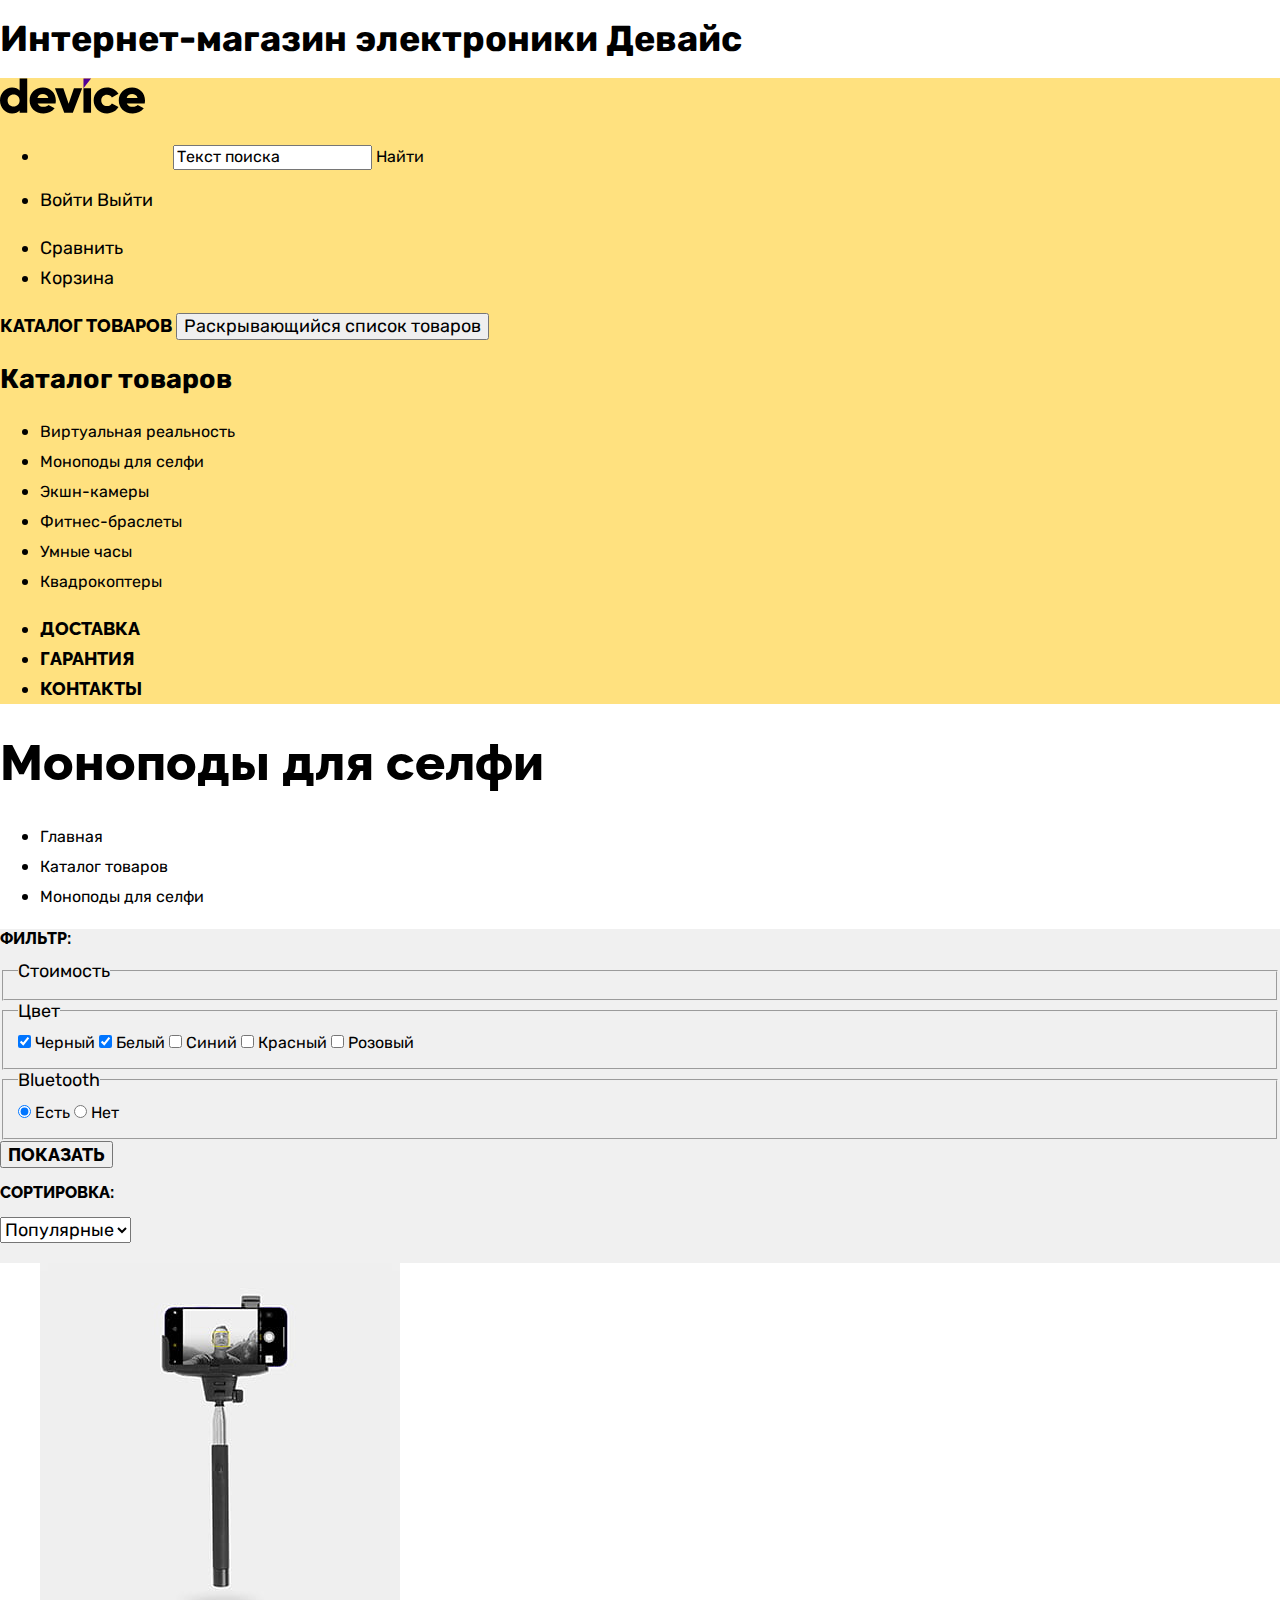
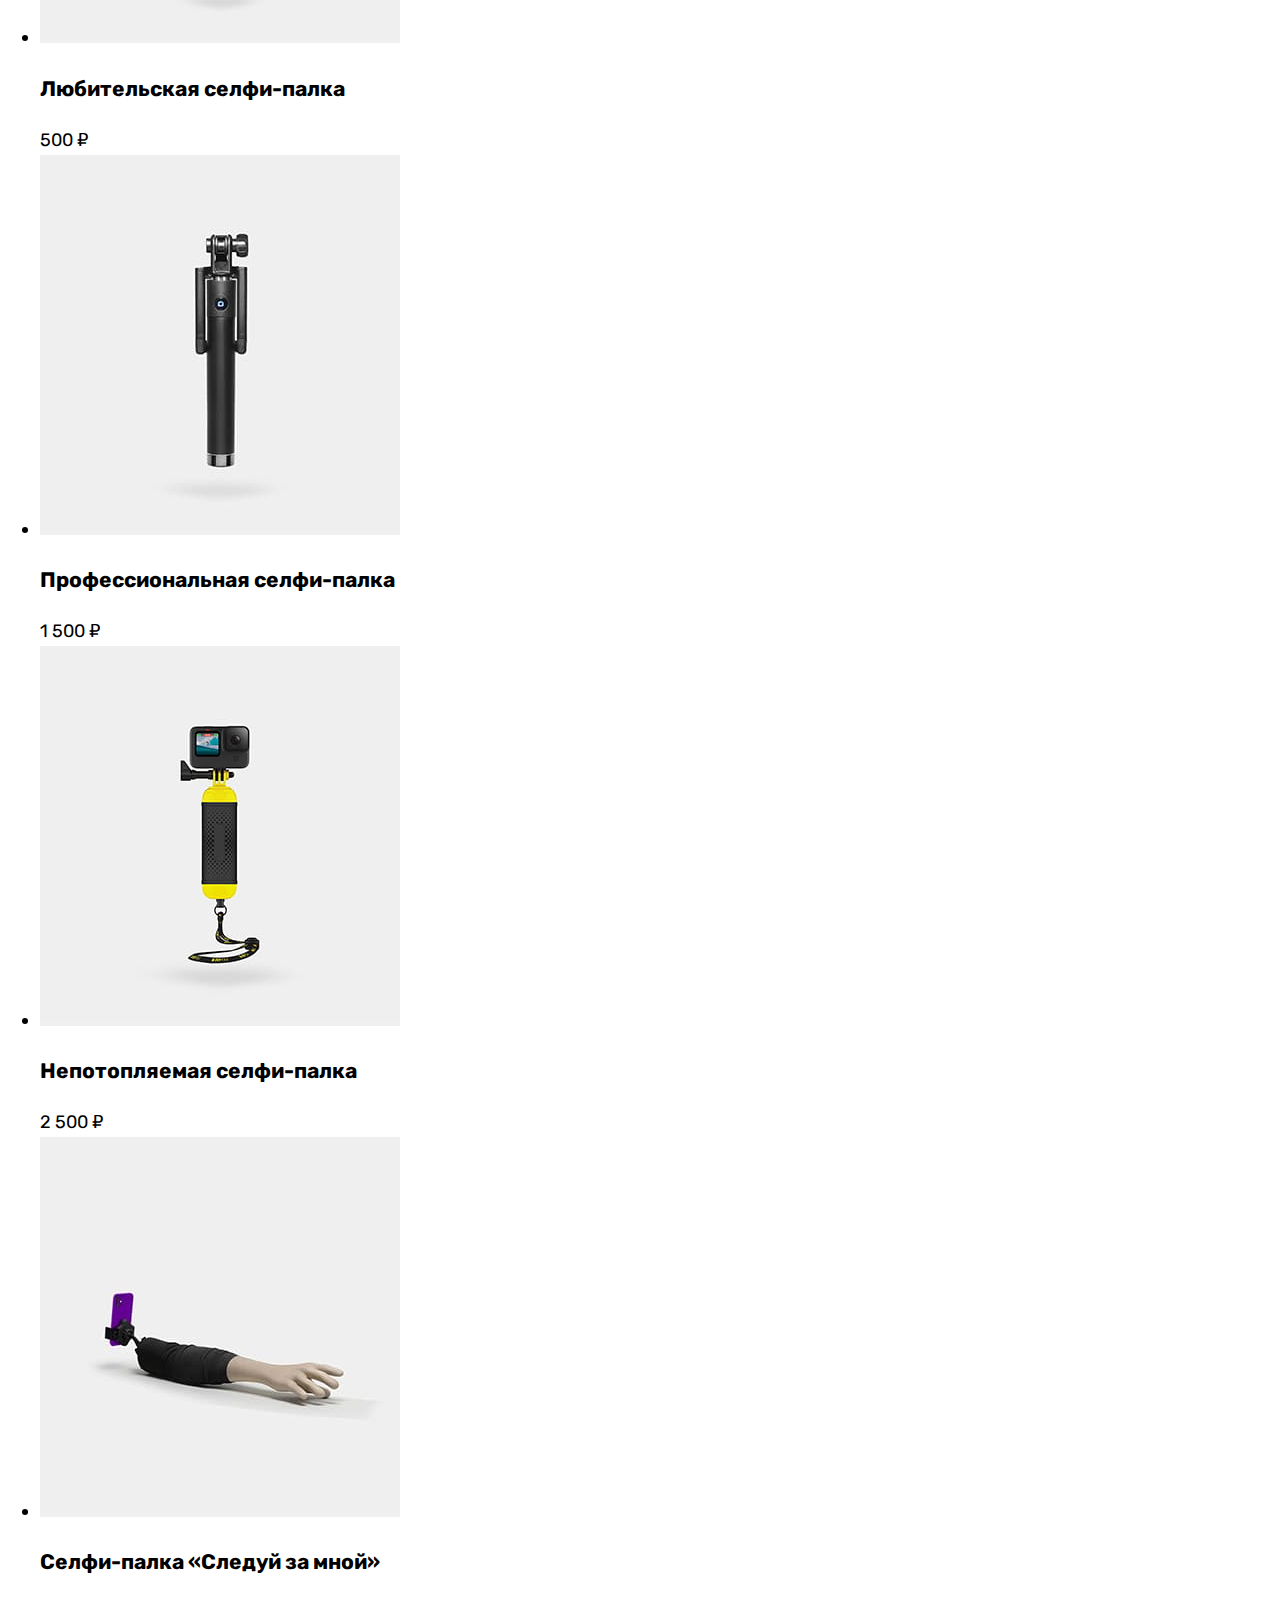
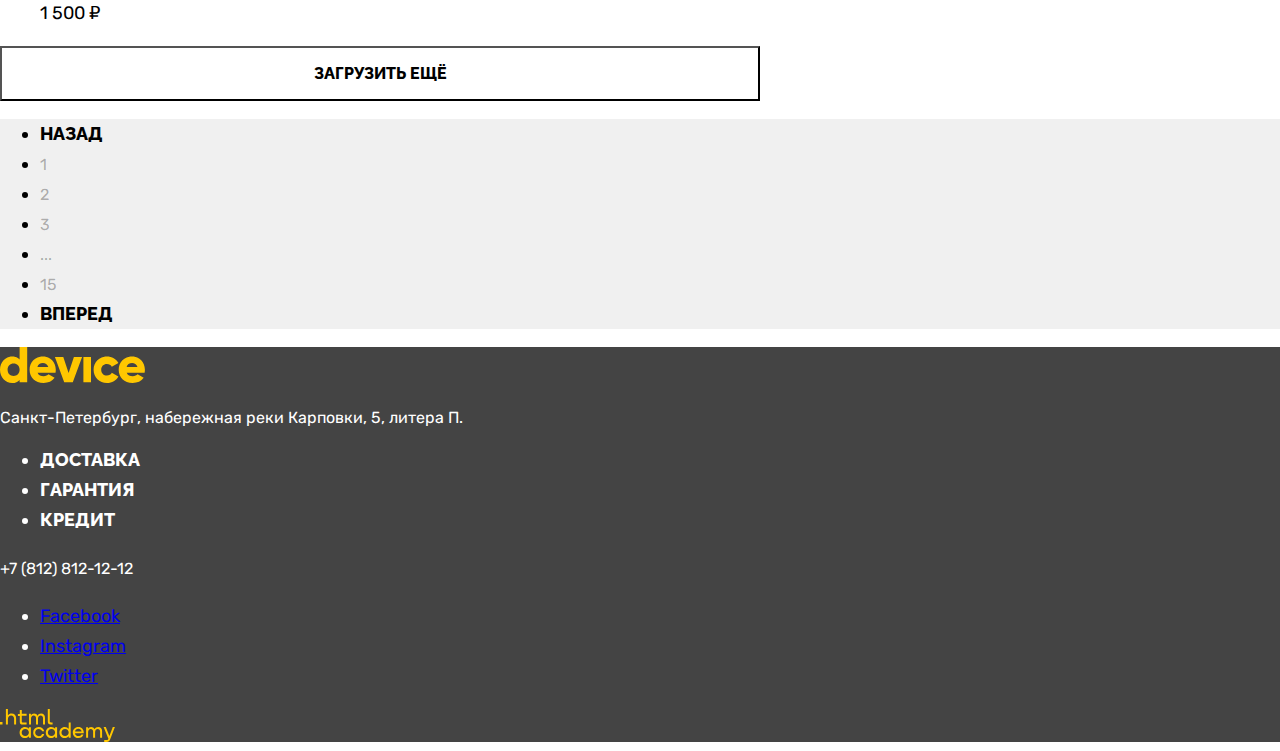
<file: 4/catalog.html>
<!DOCTYPE html>
<html lang="ru">
  <head>
    <meta charset="UTF-8">
    <title>Каталог</title>
    <link rel="stylesheet" href="styles/normalize.css">
    <link rel="stylesheet" href="styles/styles.css">
    <base href="https://htmlacademy-htmlcss.github.io/2011429-device-33/4/">
</head>
  <body>
    <h1 class="visually-hidden">Интернет-магазин электроники Девайс</h1>
    <header>
      <div class="container">
        <div class="header-top">
          <a href="">
            <img src="images/logo/logo.svg" width="145" height="36" alt="Логотип">
          </a>
        </div>
        <div class="header-middle">
          <div class="menu-user">
            <ul class="menu-user-list">
              <li class="menu-user-item">
                <form class="menu-user-form" action="https://echo.htmlacademy.ru/" method="post">
                  <label><input type="text" name="search" value="Текст поиска">
                  <a class="menu-user-link" href="#">Найти</a>
                  </label>
                </form>
              </li>
              <li class="menu-user-item">
                <a class="menu-user-link" href="#">Войти</a>
                <a class="menu-user-link visually-hidden" href="#">Выйти</a>
              </li>
            </ul>
          </div>
          <div class="menu-user">
            <ul class="menu-user-list">
              <li class="menu-user-item">
                <a class="menu-user-link" href="#">Сравнить</a>
              </li>
              <li class="menu-user-item">
                <a class="menu-user-link" href="#">Корзина</a>
              </li>
            </ul>
          </div>
        </div>
        <div class="header-bottom">
          <div class="menu">
            <a class="menu-link" href="catalog.html">Каталог товаров</a>
            <button class="button-dropdown">
              <span class="visually-hidden">Раскрывающийся список товаров</span>
            </button>
            <nav class="navigation">
              <h2 class="visually-hidden">Каталог товаров</h2>
              <ul class="navigation-list">
                <li class="navigation-item">
                  <a class="navigation-link" href="#">Виртуальная реальность</a>
                </li>
                <li class="navigation-item">
                  <a class="navigation-link" href="#">Моноподы для cелфи</a>
                </li>
                <li class="navigation-item">
                  <a class="navigation-link" href="#">Экшн-камеры</a>
                </li>
                <li class="navigation-item">
                  <a class="navigation-link" href="#">Фитнес-браслеты</a>
                </li>
                <li class="navigation-item">
                  <a class="navigation-link" href="#">Умные часы</a>
                </li>
                <li class="navigation-item">
                  <a class="navigation-link" href="#">Квадрокоптеры</a>
                </li>
              </ul>
            </nav>
          </div>
          <div class="menu">
            <ul class="menu-list">
              <li class="menu-item">
                <a class="menu-link" href="#delivery">Доставка</a>
              </li>
              <li class="menu-item">
                <a class="menu-link" href="#guarantee">Гарантия</a>
              </li>
              <li class="menu-item">
                <a class="menu-link" href="#contacts">Контакты</a>
              </li>
            </ul>
          </div>
        </div>
      </div>
    </header>
    <main class="main-inner">
      <h1 class="title">Моноподы для селфи</h1>
      <section class="breadcrumbs">
        <div class="container">
          <ul class="breadcrumbs-list">
            <li class="breadcrumbs-item">
              <a class="breadcrumbs-link" href="index.html">Главная</a>
            </li>
            <li class="breadcrumbs-item">
              <a class="breadcrumbs-link" href="catalog.html">Каталог товаров</a>
            </li>
            <li class="breadcrumbs-item">
              <a class="breadcrumbs-link">Моноподы для селфи</a>
            </li>
          </ul>
        </div>
      </section>
      <section class="catalog-inner">
        <div class="container">
          <form class="catalog-inner-filter" action="https://echo.htmlacademy.ru/" method="get">
            <h2 class="catalog-inner-filter-title">фильтр:</h2>
            <fieldset class="catalog-inner-filter-group">
              <legend class="catalog-inner-filter-subtitle">Стоимость</legend>
            </fieldset>
            <fieldset class="catalog-inner-filter-group">
              <legend class="catalog-inner-filter-subtitle">Цвет</legend>
              <label class="catalog-inner-filter-choiсe">
                <input class=catalog-inner-input" type="checkbox" name="black" checked>
            Черный
              </label>
              <label class="catalog-inner-filter-choiсe">
                <input class=catalog-inner-input"  type="checkbox" name="white" checked>
              Белый
              </label>
              <label class="catalog-inner-filter-choiсe">
                <input class=catalog-inner-input"  type="checkbox" name="blue">
              Синий
              </label>
              <label class="catalog-inner-filter-choiсe">
                <input class=catalog-inner-input"  type="checkbox" name="red">
              Красный
              </label>
              <label class="catalog-inner-filter-choiсe">
                <input class=catalog-inner-input"  type="checkbox" name="pink">
              Розовый
              </label>
            </fieldset>
            <fieldset class="catalog-inner-filter-group">
              <legend class="catalog-inner-filter-subtitle">Bluetooth</legend>
              <label class="catalog-inner-filter-choiсe">
                <input class=catalog-inner-input"  type="radio" name="yes" checked>
              Есть
              </label>
              <label class="catalog-inner-filter-choiсe">
                <input class=catalog-inner-input"  type="radio" name="no">
              Нет
              </label>
            </fieldset>
            <button class="button main-link" type="submit">Показать</button>
          </form>
          <form class="catalog-inner-sorting" action="https://echo.htmlacademy.ru/" method="get">
            <h2 class="catalog-inner-sorting-title">сортировка:</h2>
            <select class="select-control" aria-label="Сортировка">
              <option value="popular">Популярные</option>
            </select>
          </form>
          <div class="catalog-inner-wrapper">
            <ul class="catalog-inner-list">
              <li class="catalog-inner-card">
                <a class="catalog-inner-card-link" href="#">
                  <img src="images/products/product-1.jpg" width="360" height="380" alt="Любительская селфи-палка">
                  <h3 class="catalog-inner-card-subtitle">Любительская
                    селфи-палка</h3>
                  <span class="catalog-inner-card-price">500 ₽</span>
                </a>
              </li>
              <li class="catalog-inner-card">
                <a class="catalog-inner-card-link" href="#" >
                  <img src="images/products/product-2.jpg" width="360" height="380" alt="Профессиональная селфи-палка ">
                  <h3 class="catalog-inner-card-subtitle">Профессиональная селфи-палка </h3>
                  <span class="catalog-inner-card-price">1 500 ₽</span>
                </a>
              </li>
              <li class="catalog-inner-card">
                <a class="catalog-inner-card-link" href="#">
                  <img src="images/products/product-3.jpg" width="360" height="380" alt="Непотопляемая
                  селфи-палка">
                  <h3 class="catalog-inner-card-subtitle">Непотопляемая
                    селфи-палка</h3>
                  <span class="catalog-inner-card-price">2 500 ₽</span>
                </a>
              </li>
              <li class="catalog-inner-card">
                <a class="catalog-inner-card-link" href="#">
                  <img src="images/products/product-4.jpg" width="360" height="380" alt="Селфи-палка">
                  <h3 class="catalog-inner-card-subtitle">Селфи-палка «Следуй за мной»</h3>
                  <span class="catalog-inner-card-price">1 500 ₽</span>
                </a>
              </li>
            </ul>
            <div class="download">
              <button class="button download-more">Загрузить ещё</button>
            </div>
            <ul class="pagination">
              <li class="pagination-item">
                <a class="pagination-link pagination-prev" href="#">Назад
                </a>
              </li>
              <li class="pagination-item">
                <a class="pagination-link pagination-current" href="#">1
                </a>
              </li>
              <li class="pagination-item">
                <a class="pagination-link " href="#">2
                </a>
              </li>
              <li class="pagination-item">
                <a class="pagination-link" href="#">3
                </a>
              </li>
              <li class="pagination-item">
                <a class="pagination-link" href="#">...
                </a>
              </li>
              <li class="pagination-item">
                <a class="pagination-link" href="#">15
                </a>
              </li>
              <li class="pagination-item">
                <a class="pagination-link pagination-next" href="#">Вперед
                </a>
              </li>
            </ul>
          </div>
        </div>
      </section>
    </main>
    <footer>
      <div class="container">
        <div class="footer-top">
          <a href="">
            <img src="images/logo/logo-color.svg" width="145" height="36" alt="Логотип Девайс">
          </a>
        </div>
        <div class="footer-middle">
          <div class="address">
            <p class="footer-address">Санкт-Петербург, набережная реки Карповки, 5, литера П.</p>
          </div>
          <div class="menu footer-menu">
            <ul class="footer-menu-list">
              <li><a class="service-item footer-menu-item" href="#delivery">Доставка</a></li>
              <li><a class="service-item footer-menu-item" href="#delivery">Гарантия</a></li>
              <li><a class="service-item footer-menu-item" href="#delivery">Кредит</a></li>
            </ul>
          </div>
          <div class="address">
            <a class="footer-phone" href="tel:88128121212">+7 (812) 812-12-12</a>
          </div>
        </div>
        <div class="footer-bottom">
          <div class="social">
            <ul class="social-list">
              <li class="social-item">
                <a class="social-link" href="https://wwww.facebook.com/htmlacademy">
                  <span class="visually-hidden">Facebook</span>
                </a>
              </li>
              <li class="social-item">
                <a class="social-link" href="https://wwww.instagram.com/htmlacademy/">
                  <span class="visually-hidden">Instagram</span>
                </a>
              </li>
              <li class="social-item">
                <a class="social-link" href="https://wwww.twitter.com/htmlacademy_ru">
                  <span class="visually-hidden">Twitter</span>
                </a>
              </li>
            </ul>
          </div>
          <div class="made-in">
            <a href="https://htmlacademy.ru">
              <img src="images/logo/logo-htmlacademy.svg" width="115" height="33" alt="Сделано в Html-Academy ">
            </a>
          </div>
        </div>
      </div>
    </footer>
    </main>
  </body>
</html>
</file>
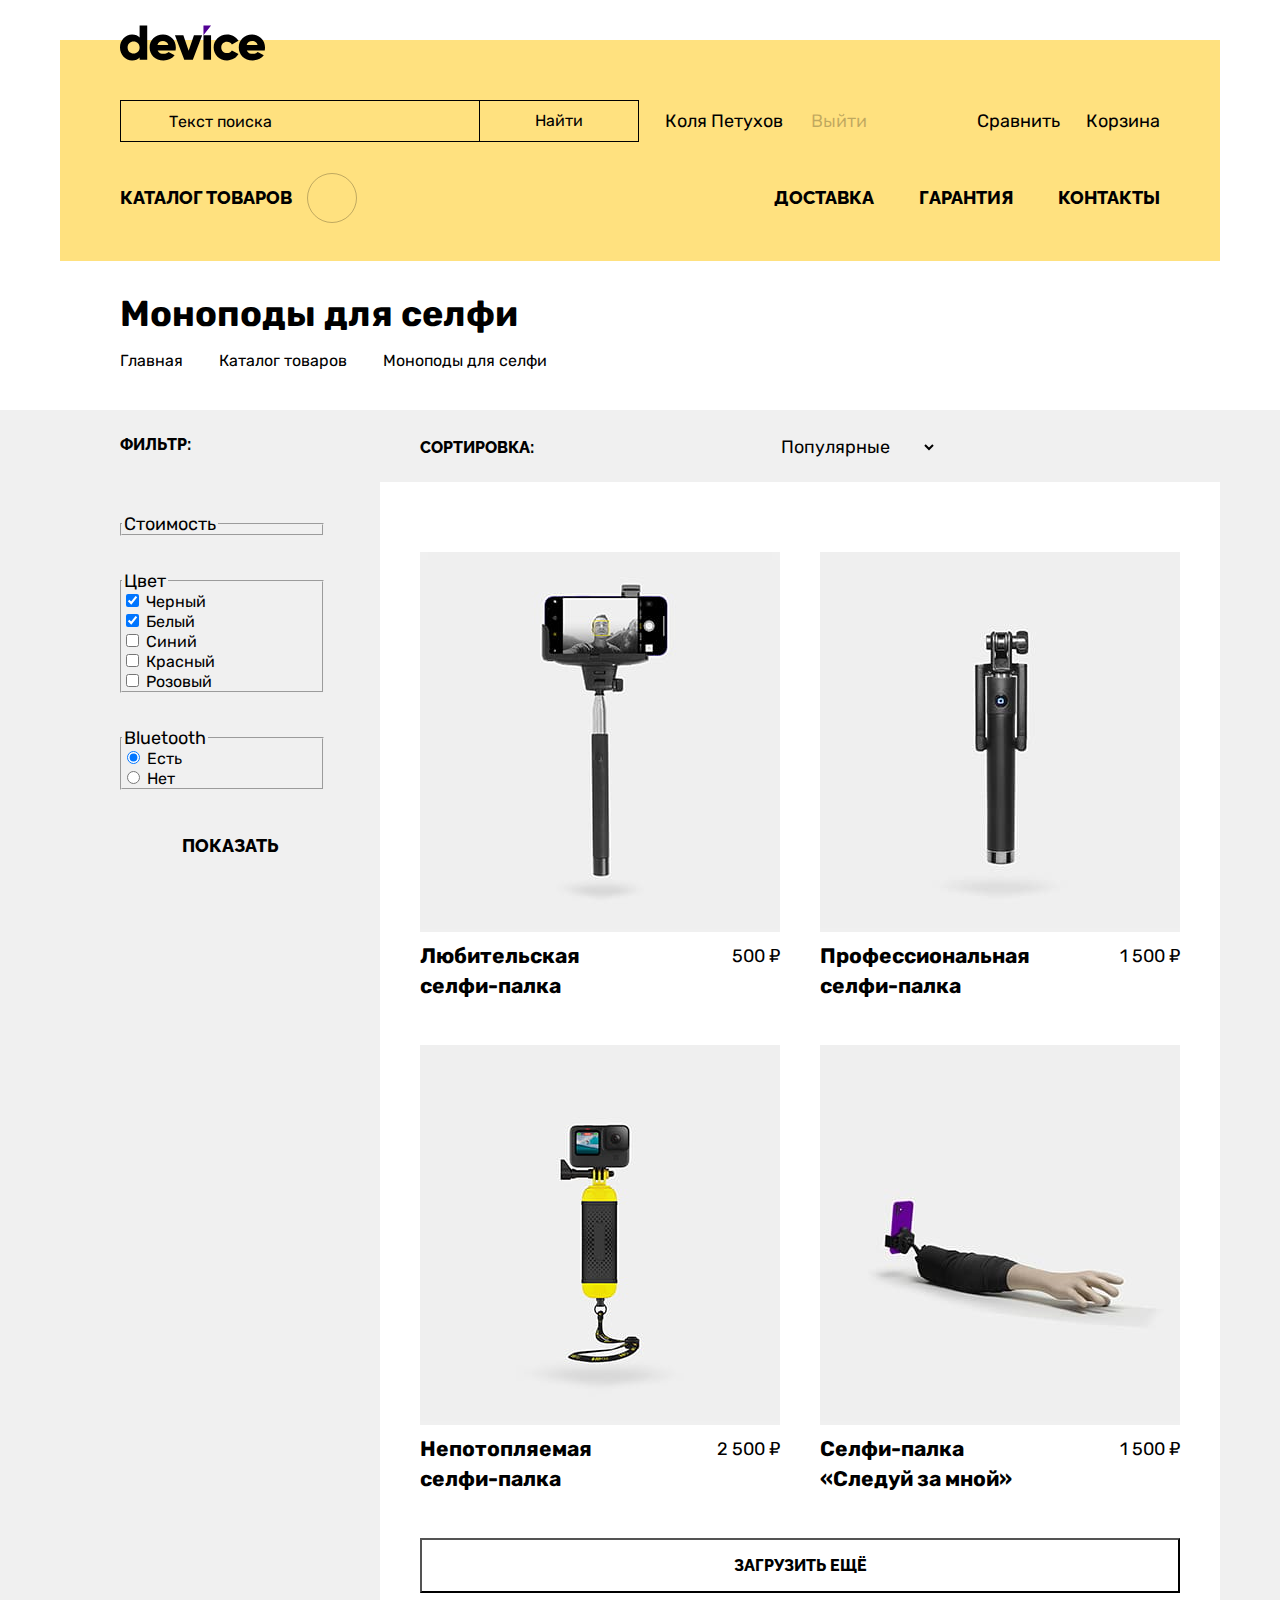
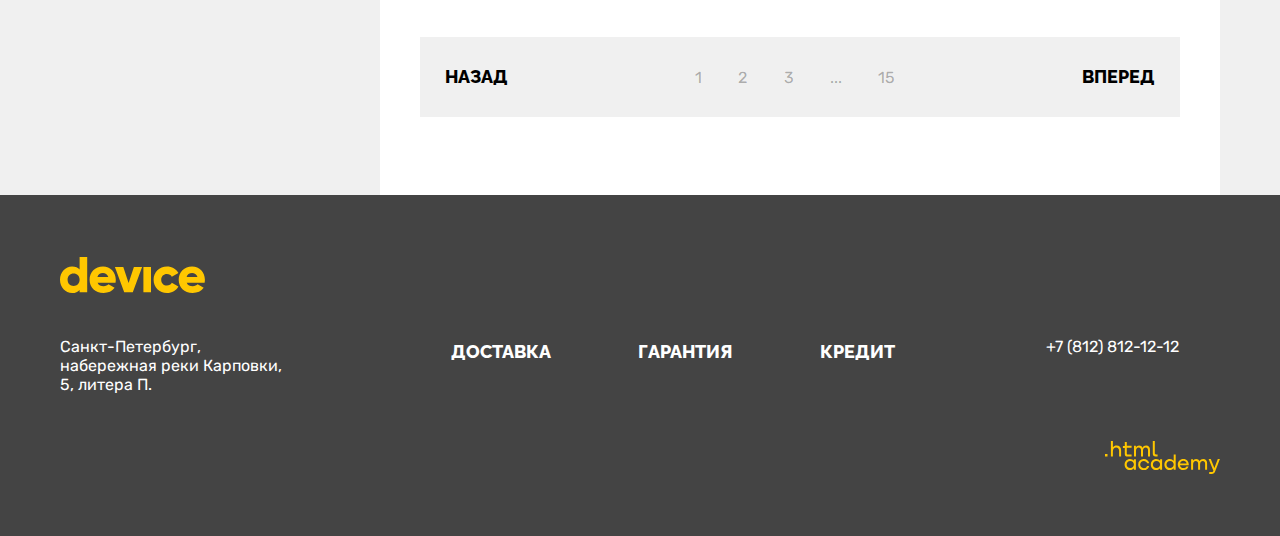
<file: 5/catalog.html>
<!DOCTYPE html>
<html lang="ru">
  <head>
    <meta charset="UTF-8">
    <title>Каталог</title>
    <link rel="stylesheet" href="styles/styles.css">
    <base href="https://htmlacademy-htmlcss.github.io/2011429-device-33/5/">
</head>
  <body>
    <h1 class="visually-hidden">Интернет-магазин электроники Девайс</h1>
    <header class="main-header inner-header">
      <div class="container">
        <div class="header-top">
          <a href="">
            <img class="header-img" src="images/logo/logo.svg" width="145" height="36" alt="Логотип">
          </a>
        </div>
        <div class="header-middle">
          <div class="menu-search-log">
            <form class="menu-form" action="https://echo.htmlacademy.ru/" method="post">
              <label><input type="text" name="search" value="Текст поиска">
              </label>
              <button class="button-search">Найти</button>
            </form>
            <div class="account logged">
              <button class="button-login">Войти</button>
              <a class="account-name-link" href="#">Коля Петухов</a>
              <button class="button-logout">Выйти</button>
            </div>
          </div>
          <div class="menu-user">
            <ul class="menu-user-list menu-user-list-action">
              <li class="menu-user-item">
                <a class="menu-user-link" href="#">Сравнить</a>
              </li>
              <li class="menu-user-item">
                <a class="menu-user-link" href="#">Корзина</a>
              </li>
            </ul>
          </div>
        </div>
        <div class="header-bottom header-bottom-inner">
          <div class="menu">
            <div class="menu-nav">
              <a class="menu-link" href="catalog.html">Каталог товаров</a>
              <button class="button-dropdown">
              <span class="visually-hidden">Раскрывающийся список товаров</span>
              </button>
            </div>
            <nav class="navigation navigation-active">
              <h2 class="visually-hidden">Каталог товаров</h2>
              <ul class="navigation-list">
                <li class="navigation-item">
                  <a class="navigation-link" href="#">Виртуальная реальность</a>
                </li>
                <li class="navigation-item">
                  <a class="navigation-link" href="#">Моноподы для cелфи</a>
                </li>
                <li class="navigation-item">
                  <a class="navigation-link" href="#">Экшн-камеры</a>
                </li>
              </ul>
              <ul class="navigation-list">
                <li class="navigation-item">
                  <a class="navigation-link" href="#">Фитнес-браслеты</a>
                </li>
                <li class="navigation-item">
                  <a class="navigation-link" href="#">Умные часы</a>
                </li>
              </ul>
              <ul class="navigation-list">
                <li class="navigation-item">
                  <a class="navigation-link" href="#">Квадрокоптеры</a>
                </li>
              </ul>
            </nav>
          </div>
          <div class="menu">
            <ul class="menu-list">
              <li class="menu-item">
                <a class="menu-link" href="#delivery">Доставка</a>
              </li>
              <li class="menu-item">
                <a class="menu-link" href="#guarantee">Гарантия</a>
              </li>
              <li class="menu-item">
                <a class="menu-link" href="#contacts">Контакты</a>
              </li>
            </ul>
          </div>
        </div>
      </div>
    </header>
    <main class="main-inner main-container">
      <div class="container">
        <h1 class="title">Моноподы для селфи</h1>
      </div>
      <section class="breadcrumbs">
        <div class="container">
          <ul class="breadcrumbs-list">
            <li class="breadcrumbs-item">
              <a class="breadcrumbs-link" href="index.html">Главная</a>
            </li>
            <li class="breadcrumbs-item">
              <a class="breadcrumbs-link" href="catalog.html">Каталог товаров</a>
            </li>
            <li class="breadcrumbs-item">
              <a class="breadcrumbs-link">Моноподы для селфи</a>
            </li>
          </ul>
        </div>
      </section>
      <section class="catalog-inner">
        <div class="container">
          <form class="catalog-inner-filter" action="https://echo.htmlacademy.ru/" method="get">
            <h2 class="catalog-inner-filter-title">фильтр:</h2>
            <fieldset class="catalog-inner-filter-group">
              <legend class="catalog-inner-filter-subtitle">Стоимость</legend>
            </fieldset>
            <fieldset class="catalog-inner-filter-group">
              <legend class="catalog-inner-filter-subtitle">Цвет</legend>
              <label class="catalog-inner-filter-choiсe">
                <input class=catalog-inner-input" type="checkbox" name="black" checked>
            Черный
              </label>
              <label class="catalog-inner-filter-choiсe">
                <input class=catalog-inner-input"  type="checkbox" name="white" checked>
              Белый
              </label>
              <label class="catalog-inner-filter-choiсe">
                <input class=catalog-inner-input"  type="checkbox" name="blue">
              Синий
              </label>
              <label class="catalog-inner-filter-choiсe">
                <input class=catalog-inner-input"  type="checkbox" name="red">
              Красный
              </label>
              <label class="catalog-inner-filter-choiсe">
                <input class=catalog-inner-input"  type="checkbox" name="pink">
              Розовый
              </label>
            </fieldset>
            <fieldset class="catalog-inner-filter-group">
              <legend class="catalog-inner-filter-subtitle">Bluetooth</legend>
              <label class="catalog-inner-filter-choiсe">
                <input class=catalog-inner-input"  type="radio" name="yes" checked>
              Есть
              </label>
              <label class="catalog-inner-filter-choiсe">
                <input class=catalog-inner-input"  type="radio" name="no">
              Нет
              </label>
            </fieldset>
            <button class="button button-filter" type="submit">Показать</button>
          </form>
          <div class="catalog-inner-column">
            <form class="catalog-inner-sorting" action="https://echo.htmlacademy.ru/" method="get">
              <h2 class="catalog-inner-sorting-title">сортировка:</h2>
              <select class="select-control" aria-label="Сортировка">
                <option value="popular">Популярные</option>
              </select>
              <div class="down-up"></div>
            </form>
            <div class="catalog-inner-wrapper">
              <ul class="catalog-inner-list">
                <li class="catalog-inner-card">
                  <a class="catalog-inner-card-link" href="#">
                    <img src="images/products/product-1.jpg" width="360" height="380" alt="Любительская селфи-палка">
                    <div class="catalog-inner-card-descr">
                      <h3 class="catalog-inner-card-subtitle">Любительская
                        селфи-палка</h3>
                      <span class="catalog-inner-card-price">500 ₽</span>
                    </div>
                  </a>
                </li>
                <li class="catalog-inner-card">
                  <a class="catalog-inner-card-link" href="#" >
                    <img src="images/products/product-2.jpg" width="360" height="380" alt="Профессиональная селфи-палка ">
                    <div class="catalog-inner-card-descr">
                      <h3 class="catalog-inner-card-subtitle">Профессиональная селфи-палка </h3>
                      <span class="catalog-inner-card-price">1 500 ₽</span>
                    </div>
                  </a>
                </li>
                <li class="catalog-inner-card">
                  <a class="catalog-inner-card-link" href="#">
                    <img src="images/products/product-3.jpg" width="360" height="380" alt="Непотопляемая
                    селфи-палка">
                    <div class="catalog-inner-card-descr">
                      <h3 class="catalog-inner-card-subtitle">Непотопляемая
                        селфи-палка</h3>
                      <span class="catalog-inner-card-price">2 500 ₽</span>
                    </div>
                  </a>
                </li>
                <li class="catalog-inner-card">
                  <a class="catalog-inner-card-link" href="#">
                    <img src="images/products/product-4.jpg" width="360" height="380" alt="Селфи-палка">
                    <div class="catalog-inner-card-descr">
                      <h3 class="catalog-inner-card-subtitle">Селфи-палка «Следуй за мной»</h3>
                      <span class="catalog-inner-card-price">1 500 ₽</span>
                    </div>
                  </a>
                </li>
              </ul>
              <div class="download">
                <button class="button download-more">Загрузить ещё</button>
              </div>
              <ul class="pagination-list">
                <li class="pagination-item">
                  <a class="pagination-link pagination-prev" href="#">Назад
                  </a>
                </li>
                <li class="pagination-item">
                  <ol class="pagination-number-list">
                    <li class="pagination-item">
                      <a class="pagination-link pagination-current" href="#">1
                      </a>
                    </li>
                    <li class="pagination-item">
                      <a class="pagination-link " href="#">2
                      </a>
                    </li>
                    <li class="pagination-item">
                      <a class="pagination-link" href="#">3
                      </a>
                    </li>
                    <li class="pagination-item">
                      <a class="pagination-link" href="#">...
                      </a>
                    </li>
                    <li class="pagination-item">
                      <a class="pagination-link" href="#">15
                      </a>
                    </li>
                  </ol>
                </li>
                <li class="pagination-item">
                  <a class="pagination-link pagination-next" href="#">Вперед
                  </a>
                </li>
              </ul>
            </div>
          </div>
        </div>
      </section>
    </main>
    <footer class="main-footer">
      <div class="container">
        <div class="footer-top">
          <a href="">
            <img src="images/logo/logo-color.svg" width="145" height="36" alt="Логотип Девайс">
          </a>
        </div>
        <div class="footer-middle">
          <div class="address">
            <p class="footer-address">Санкт-Петербург, набережная реки Карповки, 5, литера П.</p>
          </div>
          <ul class="footer-menu-list">
              <li><a class="service-item footer-menu-item" href="#delivery">Доставка</a></li>
              <li><a class="service-item footer-menu-item" href="#delivery">Гарантия</a></li>
              <li><a class="service-item footer-menu-item" href="#delivery">Кредит</a></li>
          </ul>
          <div class="address">
            <a class="footer-phone" href="tel:88128121212">+7 (812) 812-12-12</a>
          </div>
        </div>
        <div class="footer-bottom">
          <ul class="social-list">
            <li class="social-item">
              <a class="social-link" href="https://wwww.facebook.com/htmlacademy">
                <span class="visually-hidden">Facebook</span>
              </a>
            </li>
            <li class="social-item">
              <a class="social-link" href="https://wwww.instagram.com/htmlacademy/">
                <span class="visually-hidden">Instagram</span>
              </a>
            </li>
            <li class="social-item">
              <a class="social-link" href="https://wwww.twitter.com/htmlacademy_ru">
                <span class="visually-hidden">Twitter</span>
              </a>
            </li>
          </ul>
          <div class="made-in">
            <a href="https://htmlacademy.ru">
              <img src="images/logo/logo-htmlacademy.svg" width="115" height="33" alt="Сделано в Html-Academy ">
            </a>
          </div>
        </div>
      </div>
    </footer>
    </main>
  </body>
</html>
</file>
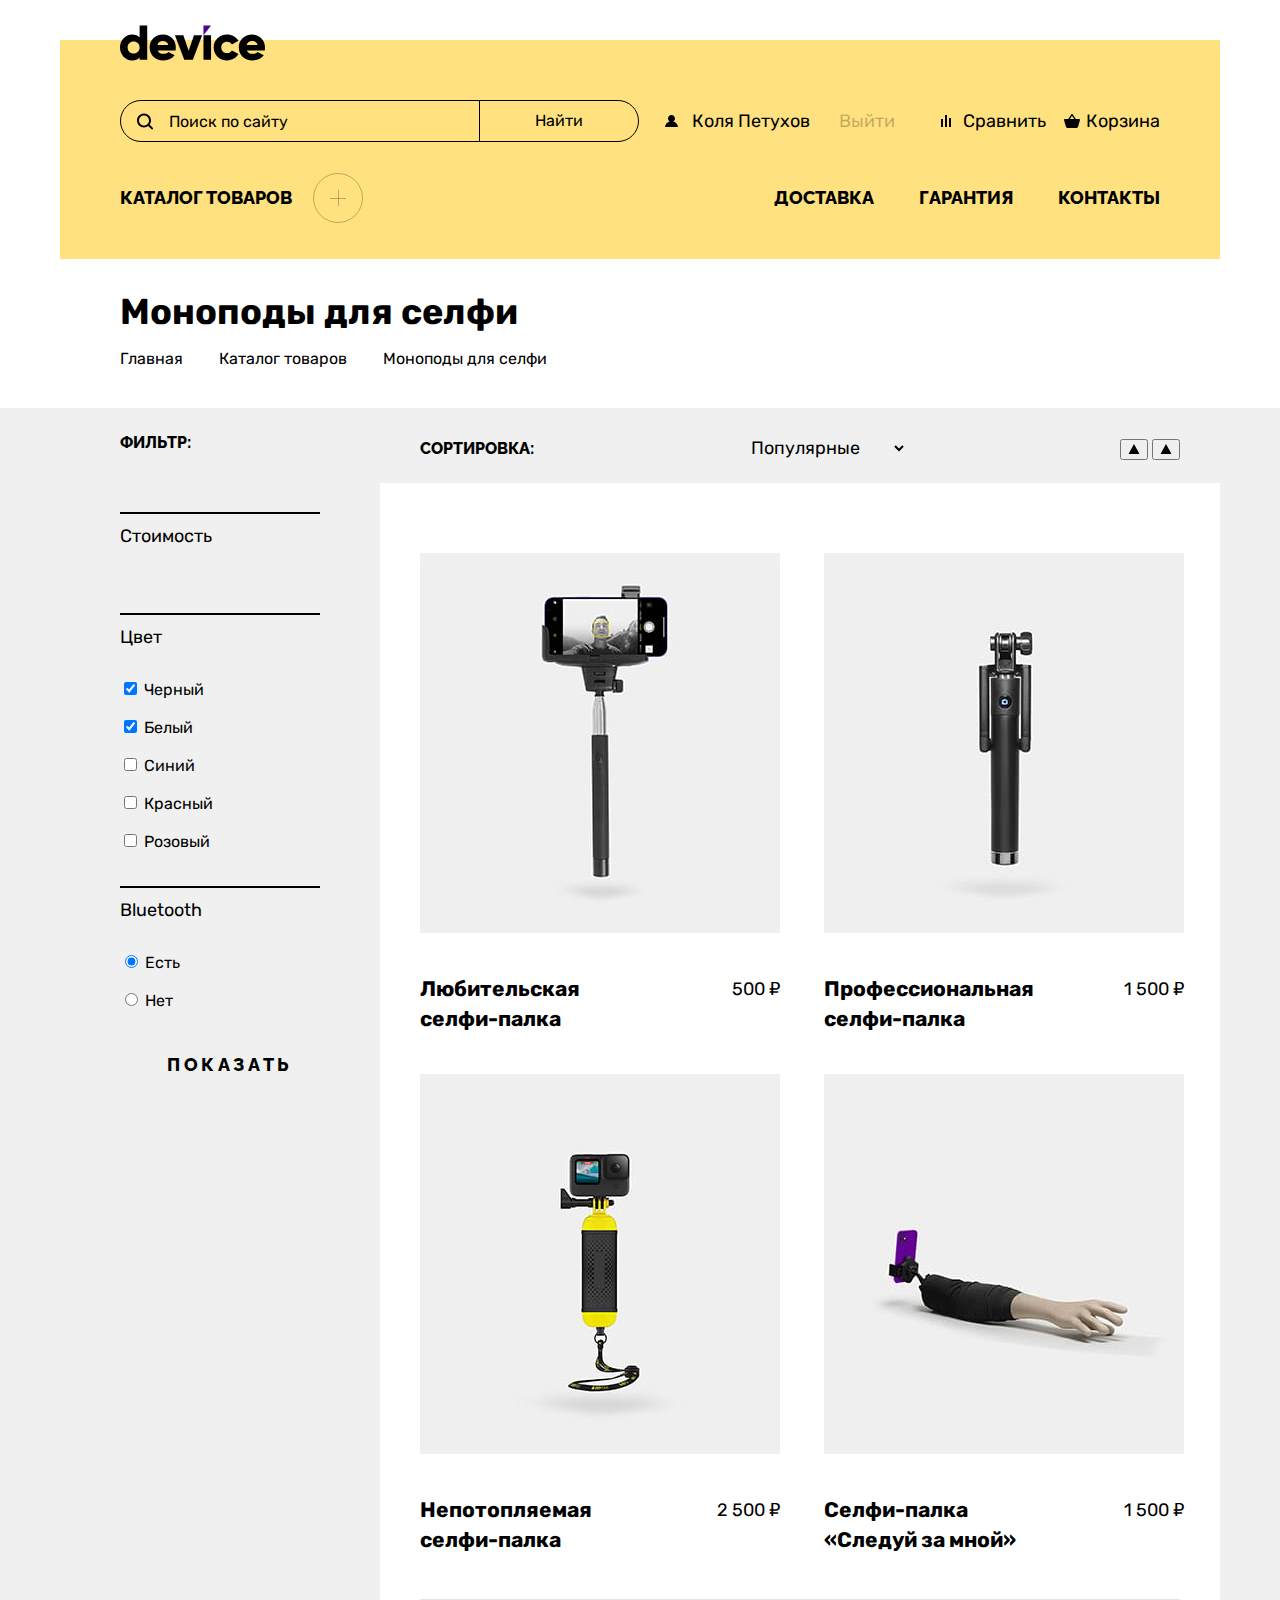
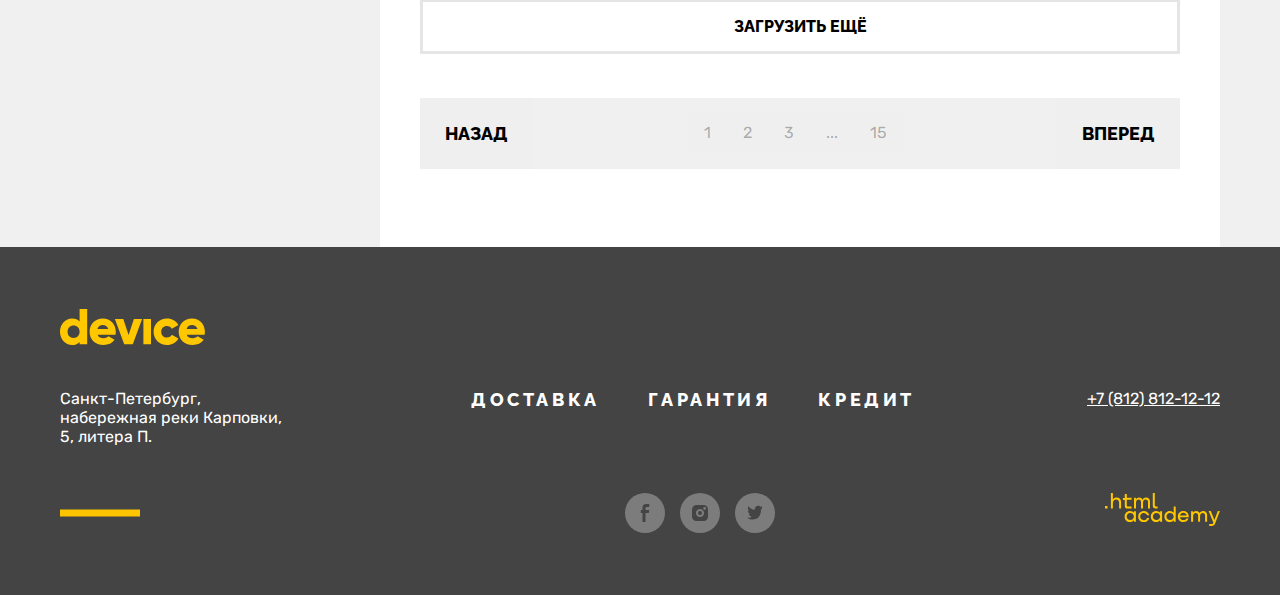
<file: 7/catalog.html>
<!DOCTYPE html>
<html lang="ru">
  <head>
    <meta charset="UTF-8">
    <title>Каталог</title>
    <link rel="stylesheet" href="styles/styles.css">
    <base href="https://htmlacademy-htmlcss.github.io/2011429-device-33/7/">
</head>
  <body>
    <h1 class="visually-hidden">Интернет-магазин электроники Девайс</h1>
    <header class="main-header inner-header">
      <div class="container">
        <div class="header-top">
          <a href="">
            <img class="header-img" src="images/logo/logo.svg" width="145" height="36" alt="Логотип">
          </a>
        </div>
        <div class="header-middle">
          <div class="menu-search-log">
            <form class="menu-form" action="https://echo.htmlacademy.ru/" method="post">
              <svg class="menu-icon" aria-hidden="true" focusable="false" width="16" height="17" fill="currentColor" xmlns="http://www.w3.org/2000/svg">
                <path d="m15.7 14.69-3.1-3.1c.9-1.2 1.4-2.6 1.4-4.2 0-3.9-3.1-7-7-7s-7 3.1-7 7 3.1 7 7 7c1.6 0 3-.5 4.2-1.4l3.1 3.1c.2.2.4.3.7.3.6 0 1-.4 1-1 0-.2-.1-.5-.3-.7ZM2 7.39c0-2.8 2.2-5 5-5s5 2.2 5 5-2.2 5-5 5-5-2.2-5-5Z"/>
              </svg>
              <input type="text" name="search" value="Поиск по сайту">
              <button class="button-search">Найти</button>
            </form>
            <div class="account logged">
              <button class="button-login">
                <svg class="button-icon" aria-hidden="true" focusable="false" width="13" height="13" fill="currentColor" xmlns="http://www.w3.org/2000/svg">
                  <path d="M0 12.39h13c-.2-2.6-2.1-4.8-4.7-5.5 1-.6 1.7-1.7 1.7-3 0-1.9-1.6-3.5-3.5-3.5S3 1.99 3 3.89c0 1.3.7 2.4 1.7 3-2.6.7-4.5 2.9-4.7 5.5Z" />
                </svg>
                Войти
              </button>
              <a class="account-name-link" href="#">
                <svg class="button-icon account-icon" aria-hidden="true" focusable="false" width="13" height="13" fill="currentColor" xmlns="http://www.w3.org/2000/svg">
                  <path d="M0 12.39h13c-.2-2.6-2.1-4.8-4.7-5.5 1-.6 1.7-1.7 1.7-3 0-1.9-1.6-3.5-3.5-3.5S3 1.99 3 3.89c0 1.3.7 2.4 1.7 3-2.6.7-4.5 2.9-4.7 5.5Z" />
                </svg>
                Коля Петухов
              </a>
              <button class="button-logout">Выйти</button>
            </div>
          </div>
          <div class="menu-user">
            <ul class="menu-user-list menu-user-list-action">
              <li class="menu-user-item">
                <a class="menu-user-link" href="#">
                  <svg class="menu-user-icon" aria-hidden="true" focusable="false" width="10" height="13" fill="currentColor" xmlns="http://www.w3.org/2000/svg">
                    <path d="M6 .39H4v12h2v-12Zm-4 4H0v8h2v-8Zm8-1H8v9h2v-9Z" />
                  </svg>
                  Сравнить</a>
              </li>
              <li class="menu-user-item">
                <a class="menu-user-link" href="#">
                  <svg class="menu-user-icon" aria-hidden="true" focusable="false" width="16" height="15" fill="currentColor" xmlns="http://www.w3.org/2000/svg">
                    <path d="m15.3 5.39-3.5.2L8.6.69c-.1-.2-.4-.3-.6-.3-.2 0-.5.1-.6.3l-3.2 4.9H.7c-.4 0-.7.3-.7.7v.2l1.9 6.8c.2.7.7 1.1 1.4 1.1h9.4c.7 0 1.2-.4 1.4-1.1l1.9-6.9v-.2c0-.4-.3-.8-.7-.8ZM8 2.29l2.2 3.2H5.9L8 2.29Z" f/>
                  </svg>
                  Корзина</a>
              </li>
            </ul>
          </div>
        </div>
        <div class="header-bottom header-bottom-inner">
          <div class="menu-nav">
            <a class="menu-button" href="#">
              <span>Каталог товаров</span>
              <button class="button-dropdown">
                <span class="visually-hidden">Раскрывающийся список товаров</span>
              </button>
            </a>
            <nav class="navigation navigation-active">
              <h2 class="visually-hidden">Каталог товаров</h2>
              <ul class="navigation-list">
                <li class="navigation-item">
                  <a class="navigation-link" href="#">Виртуальная реальность</a>
                </li>
                <li class="navigation-item">
                  <a class="navigation-link" href="#">Моноподы для cелфи</a>
                </li>
                <li class="navigation-item">
                  <a class="navigation-link" href="#">Экшн-камеры</a>
                </li>
              </ul>
              <ul class="navigation-list">
                <li class="navigation-item">
                  <a class="navigation-link" href="#">Фитнес-браслеты</a>
                </li>
                <li class="navigation-item">
                  <a class="navigation-link" href="#">Умные часы</a>
                </li>
              </ul>
              <ul class="navigation-list">
                <li class="navigation-item">
                  <a class="navigation-link" href="#">Квадрокоптеры</a>
                </li>
              </ul>
            </nav>
          </div>
          <ul class="menu-list">
            <li class="menu-item">
              <a class="menu-link" href="#delivery">Доставка</a>
            </li>
            <li class="menu-item">
              <a class="menu-link" href="#guarantee">Гарантия</a>
            </li>
            <li class="menu-item">
              <a class="menu-link" href="#contacts">Контакты</a>
            </li>
          </ul>
        </div>
      </div>
    </header>
    <main class="main-inner main-container">
      <div class="container">
        <h1 class="title">Моноподы для селфи</h1>
      </div>
      <section class="breadcrumbs">
        <div class="container">
          <ul class="breadcrumbs-list">
            <li class="breadcrumbs-item">
              <a class="breadcrumbs-link" href="index.html">Главная</a>
            </li>
            <li class="breadcrumbs-item">
              <a class="breadcrumbs-link" href="catalog.html">Каталог товаров</a>
            </li>
            <li class="breadcrumbs-item">
              <a class="breadcrumbs-link">Моноподы для селфи</a>
            </li>
          </ul>
        </div>
      </section>
      <section class="catalog-inner">
        <div class="container">
          <form class="catalog-inner-filter" action="https://echo.htmlacademy.ru/" method="get">
            <h2 class="catalog-inner-filter-title">фильтр:</h2>
            <fieldset class="catalog-inner-filter-group">
              <legend class="catalog-inner-filter-subtitle">Стоимость</legend>
            </fieldset>
            <fieldset class="catalog-inner-filter-group">
              <legend class="catalog-inner-filter-subtitle">Цвет</legend>
              <label class="catalog-inner-filter-choiсe">
                <input class=catalog-inner-input" type="checkbox" name="black" checked>
            Черный
              </label>
              <label class="catalog-inner-filter-choiсe">
                <input class=catalog-inner-input"  type="checkbox" name="white" checked>
              Белый
              </label>
              <label class="catalog-inner-filter-choiсe">
                <input class=catalog-inner-input"  type="checkbox" name="blue">
              Синий
              </label>
              <label class="catalog-inner-filter-choiсe">
                <input class=catalog-inner-input"  type="checkbox" name="red">
              Красный
              </label>
              <label class="catalog-inner-filter-choiсe">
                <input class=catalog-inner-input"  type="checkbox" name="pink">
              Розовый
              </label>
            </fieldset>
            <fieldset class="catalog-inner-filter-group">
              <legend class="catalog-inner-filter-subtitle">Bluetooth</legend>
              <label class="catalog-inner-filter-choiсe">
                <input class=catalog-inner-input"  type="radio" name="yes" checked>
              Есть
              </label>
              <label class="catalog-inner-filter-choiсe">
                <input class=catalog-inner-input"  type="radio" name="no">
              Нет
              </label>
            </fieldset>
            <button class="button button-filter" type="submit">Показать</button>
          </form>
          <div class="catalog-inner-column">
            <form class="catalog-inner-sorting" action="https://echo.htmlacademy.ru/" method="get">
              <h2 class="catalog-inner-sorting-title">сортировка:</h2>
              <select class="select-control" aria-label="Сортировка">
                <option value="popular">Популярные</option>
              </select>
              <div class="sort-up">
                <button class="sort-up-button">
                  <svg class="sort-up-icon" aria-hidden="true" focusable="false" width="12" height="10" viewBox="0 0 12 10" fill="currentColor" xmlns="http://www.w3.org/2000/svg">
                    <g clip-path="url(#a)">
                      <path d="m6 0 5.5 10H.5"/>
                    </g>
                    <defs>
                      <clipPath id="a">
                        <path fill="#fff" transform="translate(.5)" d="M0 0h11v10H0z"/>
                      </clipPath>
                    </defs>
                  </svg>
                </button>
                <button class="sort-up-button">
                  <svg class="sort-up-icon" aria-hidden="true" focusable="false" width="12" height="10" viewBox="0 0 12 10" fill="currentColor" xmlns="http://www.w3.org/2000/svg">
                    <g  clip-path="url(#a)">
                      <path d="m6 0 5.5 10H.5"/>
                    </g>
                    <defs>
                      <clipPath id="a">
                        <path fill="#fff" transform="translate(.5)" d="M0 0h11v10H0z"/>
                      </clipPath>
                    </defs>
                  </svg>
                </button>
              </div>
            </form>
            <div class="catalog-inner-wrapper">
              <ul class="catalog-inner-list">
                <li class="catalog-inner-card">
                  <a class="catalog-inner-card-link" href="#">
                    <div class="catalog-inner-card-img">
                      <img src="images/products/product-1.jpg" width="360" height="380" alt="Любительская селфи-палка">
                      <button class="button-inner-card-more">Подробнее</button>
                    </div>
                    <div class="catalog-inner-card-descr">
                      <h3 class="catalog-inner-card-subtitle">Любительская
                        селфи-палка</h3>
                      <span class="catalog-inner-card-price">500 ₽</span>
                    </div>
                  </a>
                </li>
                <li class="catalog-inner-card">
                  <a class="catalog-inner-card-link" href="#" >
                    <div class="catalog-inner-card-img">
                      <img src="images/products/product-2.jpg" width="360" height="380" alt="Профессиональная селфи-палка ">
                      <button class="button-inner-card-more">Подробнее</button>
                    </div>
                    <div class="catalog-inner-card-descr">
                      <h3 class="catalog-inner-card-subtitle">Профессиональная селфи-палка </h3>
                      <span class="catalog-inner-card-price">1 500 ₽</span>
                    </div>
                  </a>
                </li>
                <li class="catalog-inner-card">
                  <a class="catalog-inner-card-link" href="#">
                    <div class="catalog-inner-card-img">
                      <img src="images/products/product-3.jpg" width="360" height="380" alt="Непотопляемая
                    селфи-палка">
                      <button class="button-inner-card-more">Подробнее</button>
                    </div>
                    <div class="catalog-inner-card-descr">
                      <h3 class="catalog-inner-card-subtitle">Непотопляемая
                        селфи-палка</h3>
                      <span class="catalog-inner-card-price">2 500 ₽</span>
                    </div>
                  </a>
                </li>
                <li class="catalog-inner-card">
                  <a class="catalog-inner-card-link" href="#">
                    <div class="catalog-inner-card-img">
                      <img src="images/products/product-4.jpg" width="360" height="380" alt="Селфи-палка">
                      <button class="button-inner-card-more">Подробнее</button>
                    </div>
                    <div class="catalog-inner-card-descr">
                      <h3 class="catalog-inner-card-subtitle">Селфи-палка «Следуй за мной»</h3>
                      <span class="catalog-inner-card-price">1 500 ₽</span>
                    </div>
                  </a>
                </li>
              </ul>
              <div class="download">
                <button class="button download-more">Загрузить ещё</button>
              </div>
              <ul class="pagination-list">
                <li class="pagination-item">
                  <button class="pagination-button pagination-button-prev" href="#">Назад
                  </button>
                </li>
                <li class="pagination-item">
                  <ol class="pagination-number-list">
                    <li class="pagination-item">
                      <button class="pagination-button pagination-button-current" href="#">1
                      </button>
                    </li>
                    <li class="pagination-item">
                      <button class="pagination-button " href="#">2
                      </button>
                    </li>
                    <li class="pagination-item">
                      <button class="pagination-button" href="#">3
                      </button>
                    </li>
                    <li class="pagination-item">
                      <button class="pagination-button" href="#">...
                      </button>
                    </li>
                    <li class="pagination-item">
                      <button class="pagination-button" href="#">15
                      </button>
                    </li>
                  </ol>
                </li>
                <li class="pagination-item">
                  <button class="pagination-button pagination-button-next" href="#">Вперед
                  </button>
                </li>
              </ul>
            </div>
          </div>
        </div>
      </section>
    </main>
    <footer class="main-footer">
      <div class="container">
        <div class="footer-top">
          <a href="">
            <img src="images/logo/logo-color.svg" width="145" height="36" alt="Логотип Девайс">
          </a>
        </div>
        <div class="footer-middle">
          <div class="address">
            <p class="footer-address">Санкт-Петербург, набережная реки Карповки, 5, литера П.</p>
          </div>
          <ul class="footer-menu-list">
            <li class="footer-menu-item"><a class="footer-menu-link" href="#delivery">Доставка</a></li>
            <li class="footer-menu-item"><a class="footer-menu-link" href="#delivery">Гарантия</a></li>
            <li class="footer-menu-item"><a class="footer-menu-link" href="#delivery">Кредит</a></li>
        </ul>
          <div class="address">
            <a class="footer-phone" href="tel:88128121212">+7 (812) 812-12-12</a>
          </div>
        </div>
        <div class="footer-bottom">
          <ul class="social-list">
            <li class="social-item">
              <a class="social-link" href="https://wwww.facebook.com/htmlacademy">
                <span class="visually-hidden">Facebook</span>
                <svg class="social-item-icon" aria-hidden="true" focusable="false" width="9" height="18" fill="currentColor" xmlns="http://www.w3.org/2000/svg">
                  <path d="M6.5 3H9V0H5.6C2.8 0 2 1.7 2 4.2V6H0v3h2v9h3V9h3.3l.6-3H5V4.5C5 3.7 5.3 3 6.5 3Z" />
                </svg>
              </a>
            </li>
            <li class="social-item">
              <a class="social-link" href="https://wwww.instagram.com/htmlacademy/">
                <span class="visually-hidden">Instagram</span>
                <svg class="social-item-icon" aria-hidden="true" focusable="false" width="16" height="16" fill="currentColor" xmlns="http://www.w3.org/2000/svg">
                  <path d="M8 10a2 2 0 1 0 0-4 2 2 0 0 0 0 4Z" fill="#444"/>
                  <path d="M14.7 1.3c-.9-.9-2-1.3-3.4-1.3H4.7C1.9 0 0 1.9 0 4.7v6.6c0 1.4.4 2.6 1.4 3.4.9.9 2 1.3 3.3 1.3h6.6c1.4 0 2.6-.4 3.4-1.3.8-.9 1.3-2 1.3-3.4V4.7c0-1.4-.4-2.6-1.3-3.4ZM8 12.1c-2.2 0-4.1-1.8-4.1-4.1S5.8 3.9 8 3.9c2.2 0 4.1 1.8 4.1 4.1s-1.9 4.1-4.1 4.1Zm4.6-7.4c-.7 0-1.3-.5-1.3-1.3s.5-1.3 1.3-1.3c.7 0 1.3.6 1.3 1.3 0 .7-.6 1.3-1.3 1.3Z" />
                </svg>
              </a>
            </li>
            <li class="social-item">
              <a class="social-link" href="https://wwww.twitter.com/htmlacademy_ru">
                <span class="visually-hidden">Twitter</span>
                <svg class="social-item-icon" aria-hidden="true" focusable="false" width="15" height="15" fill="currentColor" xmlns="http://www.w3.org/2000/svg">
                  <path d="M9.7.16c1.5-.5 2.6.3 3.2 1.1.5-.2 1.1-.4 1.7-.6 0 .8-.5 1.4-.8 1.6.7.2 1.2-.4 1.2-.4-.1.9-.9 1.7-1.4 1.9-.2 6.3-2.8 10.4-8.9 10.3h-.4c-.3 0-3.7-.4-4.3-1.8 2 .2 3.4-.4 4.1-1.1-.8-.3-2.4-.4-2.6-2.8.3.2.5.3 1.1.2-1.1-.8-2.3-1.5-2.2-3.5.3.3.9.5 1.2.4C1 5.26-.2 2.36.8.86c1.6 1.7 3.3 3.4 6.3 3.5.2-2.1 1-3.5 2.6-4.2Z" />
                </svg>
              </a>
            </li>
          </ul>
          <div class="made-in">
            <a href="https://htmlacademy.ru">
              <svg aria-hidden="true" focusable="false" width="115" height="33" fill="currentColor" xmlns="http://www.w3.org/2000/svg">
                <path d="M0 12.9v2.6h2.5v-2.6H0Zm11.6-8.4c-1.6 0-2.8.7-3.6 1.7h-.1V0h-2v15.5h2v-5.3c0-2.1 1.3-3.6 3.3-3.6 1.8 0 2.9 1.4 2.9 3.2v5.7h2V9.4c.1-3-1.8-4.9-4.5-4.9Zm15 .3h-4.8V1.1h-2v3.8h-1.9v2h1.9v6c0 1.7 1 2.7 2.7 2.7h4.1v-2h-3.7c-.7 0-1.1-.4-1.1-1.1V6.8h4.8v-2Zm14.5-.2c-1.6 0-2.9.8-3.5 2.1h-.1c-.6-1.2-1.8-2.1-3.4-2.1-1.4 0-2.5.8-3.1 1.8h-.1V4.8H29v10.6h2V10c0-2 1-3.5 2.6-3.5 1.5 0 2.4 1 2.4 2.6v6.3h2V9.8c0-2.4 1.4-3.3 2.6-3.3 1.5 0 2.4 1 2.4 2.6v6.3h2V8.9c.1-2.5-1.4-4.3-3.9-4.3Zm6.7 8.1c0 1.7 1 2.7 2.8 2.7h2v-2h-1.7c-.7 0-1.1-.4-1.1-1.1V0h-2v12.7Zm-18.9 7c-.9-1.1-2.2-1.8-3.9-1.8-3.1 0-5.4 2.3-5.4 5.6s2.3 5.6 5.4 5.6c1.8 0 3-.8 3.8-1.9h.1v1.6h2V18.2h-2v1.5Zm-3.6 7.4c-2.2 0-3.6-1.6-3.6-3.6s1.4-3.6 3.6-3.6 3.6 1.6 3.6 3.6c0 1.9-1.4 3.6-3.6 3.6ZM44.2 22c-.5-2.4-2.6-4.1-5.4-4.1a5.4 5.4 0 0 0-5.6 5.6c0 3.1 2.2 5.6 5.6 5.6 2.8 0 4.9-1.8 5.4-4.2h-2.1a3.4 3.4 0 0 1-3.3 2.3c-2.2 0-3.6-1.6-3.6-3.6s1.4-3.6 3.6-3.6c1.6 0 2.8 1 3.3 2.2h2.1V22Zm10.9-2.3c-.9-1.1-2.2-1.8-3.9-1.8-3.1 0-5.4 2.3-5.4 5.6s2.3 5.6 5.4 5.6c1.8 0 3-.8 3.8-1.9h.1v1.6h2V18.2h-2v1.5Zm-3.6 7.4c-2.2 0-3.6-1.6-3.6-3.6s1.4-3.6 3.6-3.6 3.6 1.6 3.6 3.6c0 1.9-1.5 3.6-3.6 3.6Zm17.2-7.3c-.9-1.1-2.2-1.9-3.9-1.9-3.1 0-5.4 2.3-5.4 5.6s2.2 5.6 5.4 5.6c1.7 0 3-.8 3.8-1.8h.1v1.5h2V13.4h-2v6.4Zm-3.6 7.3c-2.2 0-3.6-1.6-3.6-3.6s1.4-3.6 3.6-3.6 3.6 1.6 3.6 3.6c-.1 2-1.5 3.6-3.6 3.6Zm13.2-9.2c-3.3 0-5.5 2.5-5.5 5.6 0 3 2.1 5.6 5.5 5.6 2.5 0 4.5-1.3 5.2-3.6h-2.1c-.5 1-1.6 1.6-3 1.6-1.9 0-3.3-1.3-3.4-2.9h8.8c.2-3.6-2-6.3-5.5-6.3Zm0 1.9c1.7 0 3 1 3.3 2.6h-6.5c.3-1.5 1.5-2.6 3.2-2.6Zm19.9-1.9c-1.6 0-2.9.8-3.6 2h-.1c-.6-1.2-1.8-2-3.4-2-1.4 0-2.5.7-3.1 1.8v-1.5h-1.9v10.6h2v-5.4c0-2 1-3.4 2.6-3.5 1.5 0 2.4 1 2.4 2.6v6.3h2v-5.6c0-2.4 1.4-3.3 2.6-3.3 1.5 0 2.4 1 2.4 2.6v6.3h2v-6.5c.1-2.6-1.4-4.4-3.9-4.4Zm11.2 9.1-3.6-8.9h-2.2l4.8 11.6c-.3.9-.7 1.2-1.7 1.2h-2.5v2h2.5c1.8 0 2.8-.8 3.5-2.6l4.7-12.2h-2.1l-3.4 8.9Z" />
              </svg>
            </a>
          </div>
        </div>
      </div>
    </footer>
    </main>
  </body>
</html>
</file>
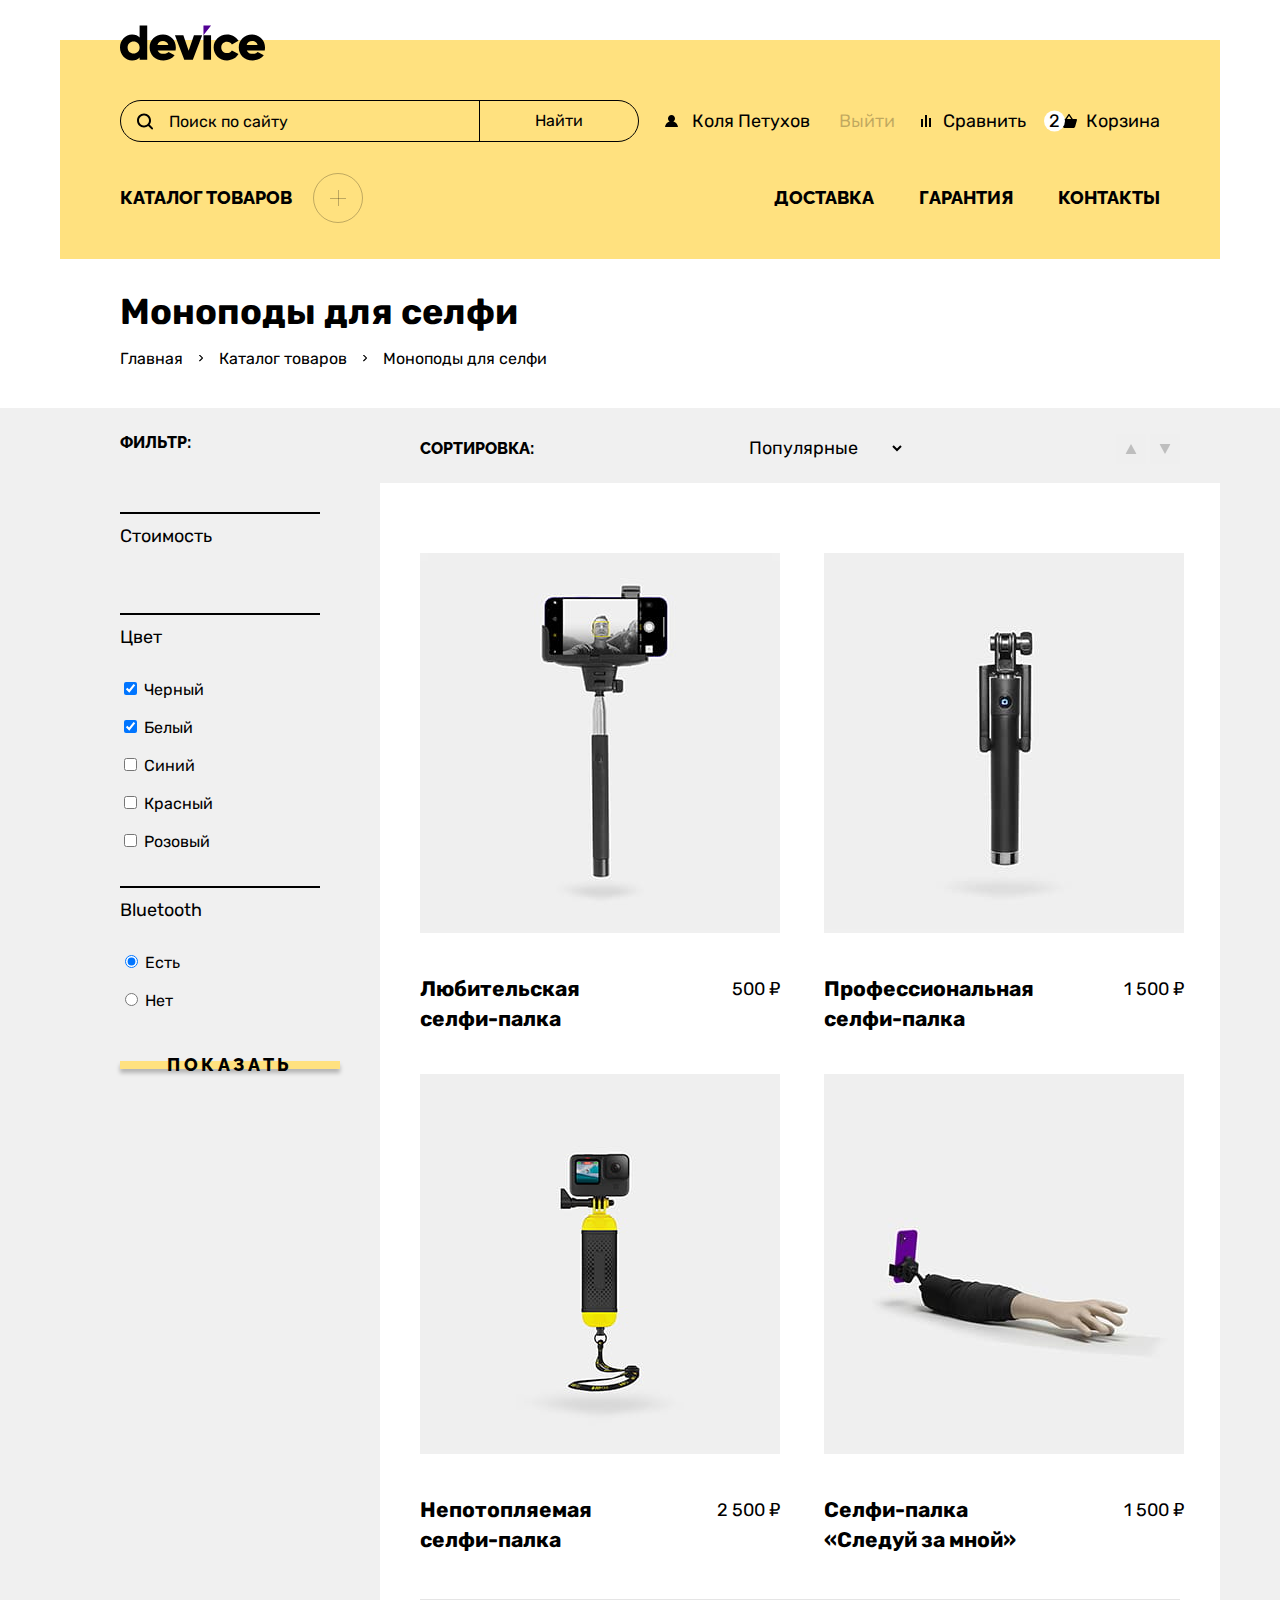
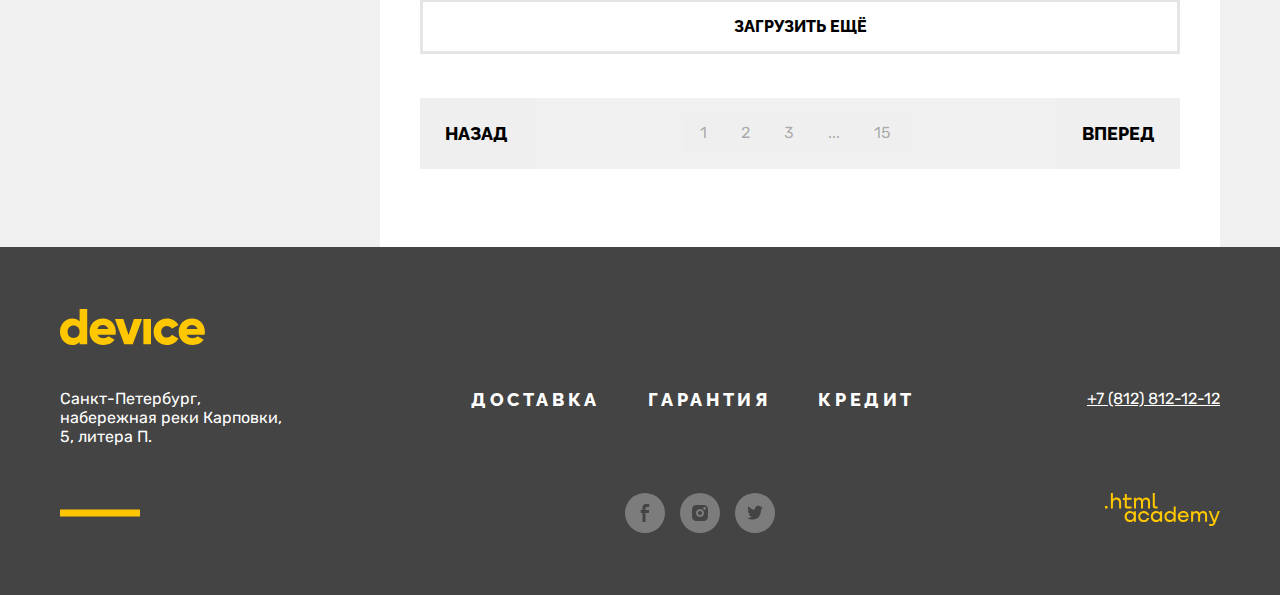
<file: 8/catalog.html>
<!DOCTYPE html>
<html lang="ru">
  <head>
    <meta charset="UTF-8">
    <title>Каталог</title>
    <link rel="stylesheet" href="styles/styles.css">
    <base href="https://htmlacademy-htmlcss.github.io/2011429-device-33/8/">
</head>
  <body>
    <h1 class="visually-hidden">Интернет-магазин электроники Девайс</h1>
    <header class="main-header inner-header">
      <div class="container">
        <div class="header-top">
          <a href="">
            <img class="header-img" src="images/logo/logo.svg" width="145" height="36" alt="Логотип">
          </a>
        </div>
        <div class="header-middle">
          <div class="menu-search-log">
            <form class="menu-form" action="https://echo.htmlacademy.ru/" method="post">
              <svg class="menu-icon" aria-hidden="true" focusable="false" width="16" height="17" fill="currentColor" xmlns="http://www.w3.org/2000/svg">
                <path d="m15.7 14.69-3.1-3.1c.9-1.2 1.4-2.6 1.4-4.2 0-3.9-3.1-7-7-7s-7 3.1-7 7 3.1 7 7 7c1.6 0 3-.5 4.2-1.4l3.1 3.1c.2.2.4.3.7.3.6 0 1-.4 1-1 0-.2-.1-.5-.3-.7ZM2 7.39c0-2.8 2.2-5 5-5s5 2.2 5 5-2.2 5-5 5-5-2.2-5-5Z"/>
              </svg>
              <input type="text" name="search" value="Поиск по сайту">
              <button class="button-search">Найти</button>
            </form>
            <div class="account logged">
              <button class="button-login">
                <svg class="button-icon" aria-hidden="true" focusable="false" width="13" height="13" fill="currentColor" xmlns="http://www.w3.org/2000/svg">
                  <path d="M0 12.39h13c-.2-2.6-2.1-4.8-4.7-5.5 1-.6 1.7-1.7 1.7-3 0-1.9-1.6-3.5-3.5-3.5S3 1.99 3 3.89c0 1.3.7 2.4 1.7 3-2.6.7-4.5 2.9-4.7 5.5Z" />
                </svg>
                Войти
              </button>
              <a class="account-name-link" href="#">
                <svg class="button-icon account-icon" aria-hidden="true" focusable="false" width="13" height="13" fill="currentColor" xmlns="http://www.w3.org/2000/svg">
                  <path d="M0 12.39h13c-.2-2.6-2.1-4.8-4.7-5.5 1-.6 1.7-1.7 1.7-3 0-1.9-1.6-3.5-3.5-3.5S3 1.99 3 3.89c0 1.3.7 2.4 1.7 3-2.6.7-4.5 2.9-4.7 5.5Z" />
                </svg>
                Коля Петухов
              </a>
              <button class="button-logout">Выйти</button>
            </div>
          </div>
          <div class="menu-user">
            <ul class="menu-user-list menu-user-list-action">
              <li class="menu-user-item">
                <a class="menu-user-link" href="#">
                  <svg class="menu-user-icon" aria-hidden="true" focusable="false" width="10" height="13" fill="currentColor" xmlns="http://www.w3.org/2000/svg">
                    <path d="M6 .39H4v12h2v-12Zm-4 4H0v8h2v-8Zm8-1H8v9h2v-9Z" />
                  </svg>
                  Сравнить</a>
              </li>
              <li class="menu-user-item">
                <a class="menu-user-link menu-user-link-cart" href="#">
                  <svg class="menu-user-icon menu-user-icon-cart" aria-hidden="true" focusable="false" width="16" height="15" fill="currentColor" xmlns="http://www.w3.org/2000/svg">
                    <path d="m15.3 5.39-3.5.2L8.6.69c-.1-.2-.4-.3-.6-.3-.2 0-.5.1-.6.3l-3.2 4.9H.7c-.4 0-.7.3-.7.7v.2l1.9 6.8c.2.7.7 1.1 1.4 1.1h9.4c.7 0 1.2-.4 1.4-1.1l1.9-6.9v-.2c0-.4-.3-.8-.7-.8ZM8 2.29l2.2 3.2H5.9L8 2.29Z" f/>
                  </svg>
                  Корзина</a>
              </li>
            </ul>
          </div>
        </div>
        <div class="header-bottom header-bottom-inner">
          <div class="menu-nav">
            <a class="menu-button" href="#">
              <span>Каталог товаров</span>
              <button class="button-dropdown">
                <span class="visually-hidden">Раскрывающийся список товаров</span>
              </button>
            </a>
            <nav class="navigation navigation-active">
              <h2 class="visually-hidden">Каталог товаров</h2>
              <ul class="navigation-list">
                <li class="navigation-item">
                  <a class="navigation-link" href="#">Виртуальная реальность</a>
                </li>
                <li class="navigation-item">
                  <a class="navigation-link" href="#">Моноподы для cелфи</a>
                </li>
                <li class="navigation-item">
                  <a class="navigation-link" href="#">Экшн-камеры</a>
                </li>
              </ul>
              <ul class="navigation-list">
                <li class="navigation-item">
                  <a class="navigation-link" href="#">Фитнес-браслеты</a>
                </li>
                <li class="navigation-item">
                  <a class="navigation-link" href="#">Умные часы</a>
                </li>
              </ul>
              <ul class="navigation-list">
                <li class="navigation-item">
                  <a class="navigation-link" href="#">Квадрокоптеры</a>
                </li>
              </ul>
            </nav>
          </div>
          <ul class="menu-list">
            <li class="menu-item">
              <a class="menu-link" href="#delivery">Доставка</a>
            </li>
            <li class="menu-item">
              <a class="menu-link" href="#guarantee">Гарантия</a>
            </li>
            <li class="menu-item">
              <a class="menu-link" href="#contacts">Контакты</a>
            </li>
          </ul>
        </div>
      </div>
    </header>
    <main class="main-inner main-container">
      <div class="container">
        <h1 class="title">Моноподы для селфи</h1>
      </div>
      <section class="breadcrumbs">
        <div class="container">
          <ul class="breadcrumbs-list">
            <li class="breadcrumbs-item">
              <a class="breadcrumbs-link" href="index.html">Главная</a>
            </li>
            <li class="breadcrumbs-item">
              <a class="breadcrumbs-link" href="catalog.html">Каталог товаров</a>
            </li>
            <li class="breadcrumbs-item">
              <a class="breadcrumbs-link">Моноподы для селфи</a>
            </li>
          </ul>
        </div>
      </section>
      <section class="catalog-inner">
        <div class="container">
          <form class="catalog-inner-filter" action="https://echo.htmlacademy.ru/" method="get">
            <h2 class="catalog-inner-filter-title">фильтр:</h2>
            <fieldset class="catalog-inner-filter-group">
              <legend class="catalog-inner-filter-subtitle">Стоимость</legend>
            </fieldset>
            <fieldset class="catalog-inner-filter-group">
              <legend class="catalog-inner-filter-subtitle">Цвет</legend>
              <label class="catalog-inner-filter-choiсe">
                <input class=catalog-inner-input" type="checkbox" name="black" checked>
            Черный
              </label>
              <label class="catalog-inner-filter-choiсe">
                <input class=catalog-inner-input"  type="checkbox" name="white" checked>
              Белый
              </label>
              <label class="catalog-inner-filter-choiсe">
                <input class=catalog-inner-input"  type="checkbox" name="blue">
              Синий
              </label>
              <label class="catalog-inner-filter-choiсe">
                <input class=catalog-inner-input"  type="checkbox" name="red">
              Красный
              </label>
              <label class="catalog-inner-filter-choiсe">
                <input class=catalog-inner-input"  type="checkbox" name="pink">
              Розовый
              </label>
            </fieldset>
            <fieldset class="catalog-inner-filter-group">
              <legend class="catalog-inner-filter-subtitle">Bluetooth</legend>
              <label class="catalog-inner-filter-choiсe">
                <input class=catalog-inner-input"  type="radio" name="yes" checked>
              Есть
              </label>
              <label class="catalog-inner-filter-choiсe">
                <input class=catalog-inner-input"  type="radio" name="no">
              Нет
              </label>
            </fieldset>
            <button class="button button-filter" type="submit">Показать</button>
          </form>
          <div class="catalog-inner-column">
            <form class="catalog-inner-sorting" action="https://echo.htmlacademy.ru/" method="get">
              <h2 class="catalog-inner-sorting-title">сортировка:</h2>
              <select class="select-control" aria-label="Сортировка">
                <option value="popular">Популярные</option>
              </select>
              <div class="sort-up">
                <button class="sort-up-button" type="button">
                  <svg class="sort-up-icon" aria-hidden="true" focusable="false" width="12" height="10" viewBox="0 0 12 10" fill="currentColor" xmlns="http://www.w3.org/2000/svg">
                    <g clip-path="url(#a)">
                      <path d="m6 0 5.5 10H.5"/>
                    </g>
                    <defs>
                      <clipPath id="a">
                        <path fill="#fff" transform="translate(.5)" d="M0 0h11v10H0z"/>
                      </clipPath>
                    </defs>
                  </svg>
                </button>
                <button class="sort-up-button" type="button">
                  <svg class="sort-up-icon" aria-hidden="true" focusable="false" width="12" height="10" viewBox="0 0 12 10" fill="currentColor" xmlns="http://www.w3.org/2000/svg">
                    <g  clip-path="url(#a)">
                      <path d="m6 0 5.5 10H.5"/>
                    </g>
                    <defs>
                      <clipPath id="a">
                        <path fill="#fff" transform="translate(.5)" d="M0 0h11v10H0z"/>
                      </clipPath>
                    </defs>
                  </svg>
                </button>
              </div>
            </form>
            <div class="catalog-inner-wrapper">
              <ul class="catalog-inner-list">
                <li class="catalog-inner-card">
                  <a class="catalog-inner-card-link" href="#">
                    <div class="catalog-inner-card-img">
                      <img src="images/products/product-1.jpg" width="360" height="380" alt="Любительская селфи-палка">
                      <button class="button-inner-card-more">Подробнее</button>
                    </div>
                    <div class="catalog-inner-card-descr">
                      <h3 class="catalog-inner-card-subtitle">Любительская
                        селфи-палка</h3>
                      <span class="catalog-inner-card-price">500 ₽</span>
                    </div>
                  </a>
                </li>
                <li class="catalog-inner-card">
                  <a class="catalog-inner-card-link" href="#" >
                    <div class="catalog-inner-card-img">
                      <img src="images/products/product-2.jpg" width="360" height="380" alt="Профессиональная селфи-палка ">
                      <button class="button-inner-card-more">Подробнее</button>
                    </div>
                    <div class="catalog-inner-card-descr">
                      <h3 class="catalog-inner-card-subtitle">Профессиональная селфи-палка </h3>
                      <span class="catalog-inner-card-price">1 500 ₽</span>
                    </div>
                  </a>
                </li>
                <li class="catalog-inner-card">
                  <a class="catalog-inner-card-link" href="#">
                    <div class="catalog-inner-card-img">
                      <img src="images/products/product-3.jpg" width="360" height="380" alt="Непотопляемая
                    селфи-палка">
                      <button class="button-inner-card-more">Подробнее</button>
                    </div>
                    <div class="catalog-inner-card-descr">
                      <h3 class="catalog-inner-card-subtitle">Непотопляемая
                        селфи-палка</h3>
                      <span class="catalog-inner-card-price">2 500 ₽</span>
                    </div>
                  </a>
                </li>
                <li class="catalog-inner-card">
                  <a class="catalog-inner-card-link" href="#">
                    <div class="catalog-inner-card-img">
                      <img src="images/products/product-4.jpg" width="360" height="380" alt="Селфи-палка">
                      <button class="button-inner-card-more">Подробнее</button>
                    </div>
                    <div class="catalog-inner-card-descr">
                      <h3 class="catalog-inner-card-subtitle">Селфи-палка «Следуй за мной»</h3>
                      <span class="catalog-inner-card-price">1 500 ₽</span>
                    </div>
                  </a>
                </li>
              </ul>
              <div class="download">
                <button class="button download-more">Загрузить ещё</button>
              </div>
              <ul class="pagination-list">
                <li class="pagination-item">
                  <button class="pagination-button pagination-button-prev" href="#">Назад
                  </button>
                </li>
                <li class="pagination-item">
                  <ol class="pagination-number-list">
                    <li class="pagination-item">
                      <button class="pagination-button pagination-button-current" href="#">1
                      </button>
                    </li>
                    <li class="pagination-item">
                      <button class="pagination-button " href="#">2
                      </button>
                    </li>
                    <li class="pagination-item">
                      <button class="pagination-button" href="#">3
                      </button>
                    </li>
                    <li class="pagination-item">
                      <button class="pagination-button" href="#">...
                      </button>
                    </li>
                    <li class="pagination-item">
                      <button class="pagination-button" href="#">15
                      </button>
                    </li>
                  </ol>
                </li>
                <li class="pagination-item">
                  <button class="pagination-button pagination-button-next" href="#">Вперед
                  </button>
                </li>
              </ul>
            </div>
          </div>
        </div>
      </section>
    </main>
    <footer class="main-footer">
      <div class="container">
        <div class="footer-top">
          <a href="">
            <img src="images/logo/logo-color.svg" width="145" height="36" alt="Логотип Девайс">
          </a>
        </div>
        <div class="footer-middle">
          <div class="address">
            <p class="footer-address">Санкт-Петербург, набережная реки Карповки, 5, литера П.</p>
          </div>
          <ul class="footer-menu-list">
            <li class="footer-menu-item"><a class="footer-menu-link" href="#delivery">Доставка</a></li>
            <li class="footer-menu-item"><a class="footer-menu-link" href="#delivery">Гарантия</a></li>
            <li class="footer-menu-item"><a class="footer-menu-link" href="#delivery">Кредит</a></li>
        </ul>
          <div class="address">
            <a class="footer-phone" href="tel:88128121212">+7 (812) 812-12-12</a>
          </div>
        </div>
        <div class="footer-bottom">
          <ul class="social-list">
            <li class="social-item">
              <a class="social-link" href="https://wwww.facebook.com/htmlacademy">
                <span class="visually-hidden">Facebook</span>
                <svg class="social-item-icon" aria-hidden="true" focusable="false" width="9" height="18" fill="currentColor" xmlns="http://www.w3.org/2000/svg">
                  <path d="M6.5 3H9V0H5.6C2.8 0 2 1.7 2 4.2V6H0v3h2v9h3V9h3.3l.6-3H5V4.5C5 3.7 5.3 3 6.5 3Z" />
                </svg>
              </a>
            </li>
            <li class="social-item">
              <a class="social-link" href="https://wwww.instagram.com/htmlacademy/">
                <span class="visually-hidden">Instagram</span>
                <svg class="social-item-icon" aria-hidden="true" focusable="false" width="16" height="16" fill="currentColor" xmlns="http://www.w3.org/2000/svg">
                  <path d="M8 10a2 2 0 1 0 0-4 2 2 0 0 0 0 4Z" fill="#444"/>
                  <path d="M14.7 1.3c-.9-.9-2-1.3-3.4-1.3H4.7C1.9 0 0 1.9 0 4.7v6.6c0 1.4.4 2.6 1.4 3.4.9.9 2 1.3 3.3 1.3h6.6c1.4 0 2.6-.4 3.4-1.3.8-.9 1.3-2 1.3-3.4V4.7c0-1.4-.4-2.6-1.3-3.4ZM8 12.1c-2.2 0-4.1-1.8-4.1-4.1S5.8 3.9 8 3.9c2.2 0 4.1 1.8 4.1 4.1s-1.9 4.1-4.1 4.1Zm4.6-7.4c-.7 0-1.3-.5-1.3-1.3s.5-1.3 1.3-1.3c.7 0 1.3.6 1.3 1.3 0 .7-.6 1.3-1.3 1.3Z" />
                </svg>
              </a>
            </li>
            <li class="social-item">
              <a class="social-link" href="https://wwww.twitter.com/htmlacademy_ru">
                <span class="visually-hidden">Twitter</span>
                <svg class="social-item-icon" aria-hidden="true" focusable="false" width="15" height="15" fill="currentColor" xmlns="http://www.w3.org/2000/svg">
                  <path d="M9.7.16c1.5-.5 2.6.3 3.2 1.1.5-.2 1.1-.4 1.7-.6 0 .8-.5 1.4-.8 1.6.7.2 1.2-.4 1.2-.4-.1.9-.9 1.7-1.4 1.9-.2 6.3-2.8 10.4-8.9 10.3h-.4c-.3 0-3.7-.4-4.3-1.8 2 .2 3.4-.4 4.1-1.1-.8-.3-2.4-.4-2.6-2.8.3.2.5.3 1.1.2-1.1-.8-2.3-1.5-2.2-3.5.3.3.9.5 1.2.4C1 5.26-.2 2.36.8.86c1.6 1.7 3.3 3.4 6.3 3.5.2-2.1 1-3.5 2.6-4.2Z" />
                </svg>
              </a>
            </li>
          </ul>
          <div class="made-in">
            <a href="https://htmlacademy.ru">
              <svg aria-hidden="true" focusable="false" width="115" height="33" fill="currentColor" xmlns="http://www.w3.org/2000/svg">
                <path d="M0 12.9v2.6h2.5v-2.6H0Zm11.6-8.4c-1.6 0-2.8.7-3.6 1.7h-.1V0h-2v15.5h2v-5.3c0-2.1 1.3-3.6 3.3-3.6 1.8 0 2.9 1.4 2.9 3.2v5.7h2V9.4c.1-3-1.8-4.9-4.5-4.9Zm15 .3h-4.8V1.1h-2v3.8h-1.9v2h1.9v6c0 1.7 1 2.7 2.7 2.7h4.1v-2h-3.7c-.7 0-1.1-.4-1.1-1.1V6.8h4.8v-2Zm14.5-.2c-1.6 0-2.9.8-3.5 2.1h-.1c-.6-1.2-1.8-2.1-3.4-2.1-1.4 0-2.5.8-3.1 1.8h-.1V4.8H29v10.6h2V10c0-2 1-3.5 2.6-3.5 1.5 0 2.4 1 2.4 2.6v6.3h2V9.8c0-2.4 1.4-3.3 2.6-3.3 1.5 0 2.4 1 2.4 2.6v6.3h2V8.9c.1-2.5-1.4-4.3-3.9-4.3Zm6.7 8.1c0 1.7 1 2.7 2.8 2.7h2v-2h-1.7c-.7 0-1.1-.4-1.1-1.1V0h-2v12.7Zm-18.9 7c-.9-1.1-2.2-1.8-3.9-1.8-3.1 0-5.4 2.3-5.4 5.6s2.3 5.6 5.4 5.6c1.8 0 3-.8 3.8-1.9h.1v1.6h2V18.2h-2v1.5Zm-3.6 7.4c-2.2 0-3.6-1.6-3.6-3.6s1.4-3.6 3.6-3.6 3.6 1.6 3.6 3.6c0 1.9-1.4 3.6-3.6 3.6ZM44.2 22c-.5-2.4-2.6-4.1-5.4-4.1a5.4 5.4 0 0 0-5.6 5.6c0 3.1 2.2 5.6 5.6 5.6 2.8 0 4.9-1.8 5.4-4.2h-2.1a3.4 3.4 0 0 1-3.3 2.3c-2.2 0-3.6-1.6-3.6-3.6s1.4-3.6 3.6-3.6c1.6 0 2.8 1 3.3 2.2h2.1V22Zm10.9-2.3c-.9-1.1-2.2-1.8-3.9-1.8-3.1 0-5.4 2.3-5.4 5.6s2.3 5.6 5.4 5.6c1.8 0 3-.8 3.8-1.9h.1v1.6h2V18.2h-2v1.5Zm-3.6 7.4c-2.2 0-3.6-1.6-3.6-3.6s1.4-3.6 3.6-3.6 3.6 1.6 3.6 3.6c0 1.9-1.5 3.6-3.6 3.6Zm17.2-7.3c-.9-1.1-2.2-1.9-3.9-1.9-3.1 0-5.4 2.3-5.4 5.6s2.2 5.6 5.4 5.6c1.7 0 3-.8 3.8-1.8h.1v1.5h2V13.4h-2v6.4Zm-3.6 7.3c-2.2 0-3.6-1.6-3.6-3.6s1.4-3.6 3.6-3.6 3.6 1.6 3.6 3.6c-.1 2-1.5 3.6-3.6 3.6Zm13.2-9.2c-3.3 0-5.5 2.5-5.5 5.6 0 3 2.1 5.6 5.5 5.6 2.5 0 4.5-1.3 5.2-3.6h-2.1c-.5 1-1.6 1.6-3 1.6-1.9 0-3.3-1.3-3.4-2.9h8.8c.2-3.6-2-6.3-5.5-6.3Zm0 1.9c1.7 0 3 1 3.3 2.6h-6.5c.3-1.5 1.5-2.6 3.2-2.6Zm19.9-1.9c-1.6 0-2.9.8-3.6 2h-.1c-.6-1.2-1.8-2-3.4-2-1.4 0-2.5.7-3.1 1.8v-1.5h-1.9v10.6h2v-5.4c0-2 1-3.4 2.6-3.5 1.5 0 2.4 1 2.4 2.6v6.3h2v-5.6c0-2.4 1.4-3.3 2.6-3.3 1.5 0 2.4 1 2.4 2.6v6.3h2v-6.5c.1-2.6-1.4-4.4-3.9-4.4Zm11.2 9.1-3.6-8.9h-2.2l4.8 11.6c-.3.9-.7 1.2-1.7 1.2h-2.5v2h2.5c1.8 0 2.8-.8 3.5-2.6l4.7-12.2h-2.1l-3.4 8.9Z" />
              </svg>
            </a>
          </div>
        </div>
      </div>
    </footer>
    </main>
  </body>
</html>
</file>
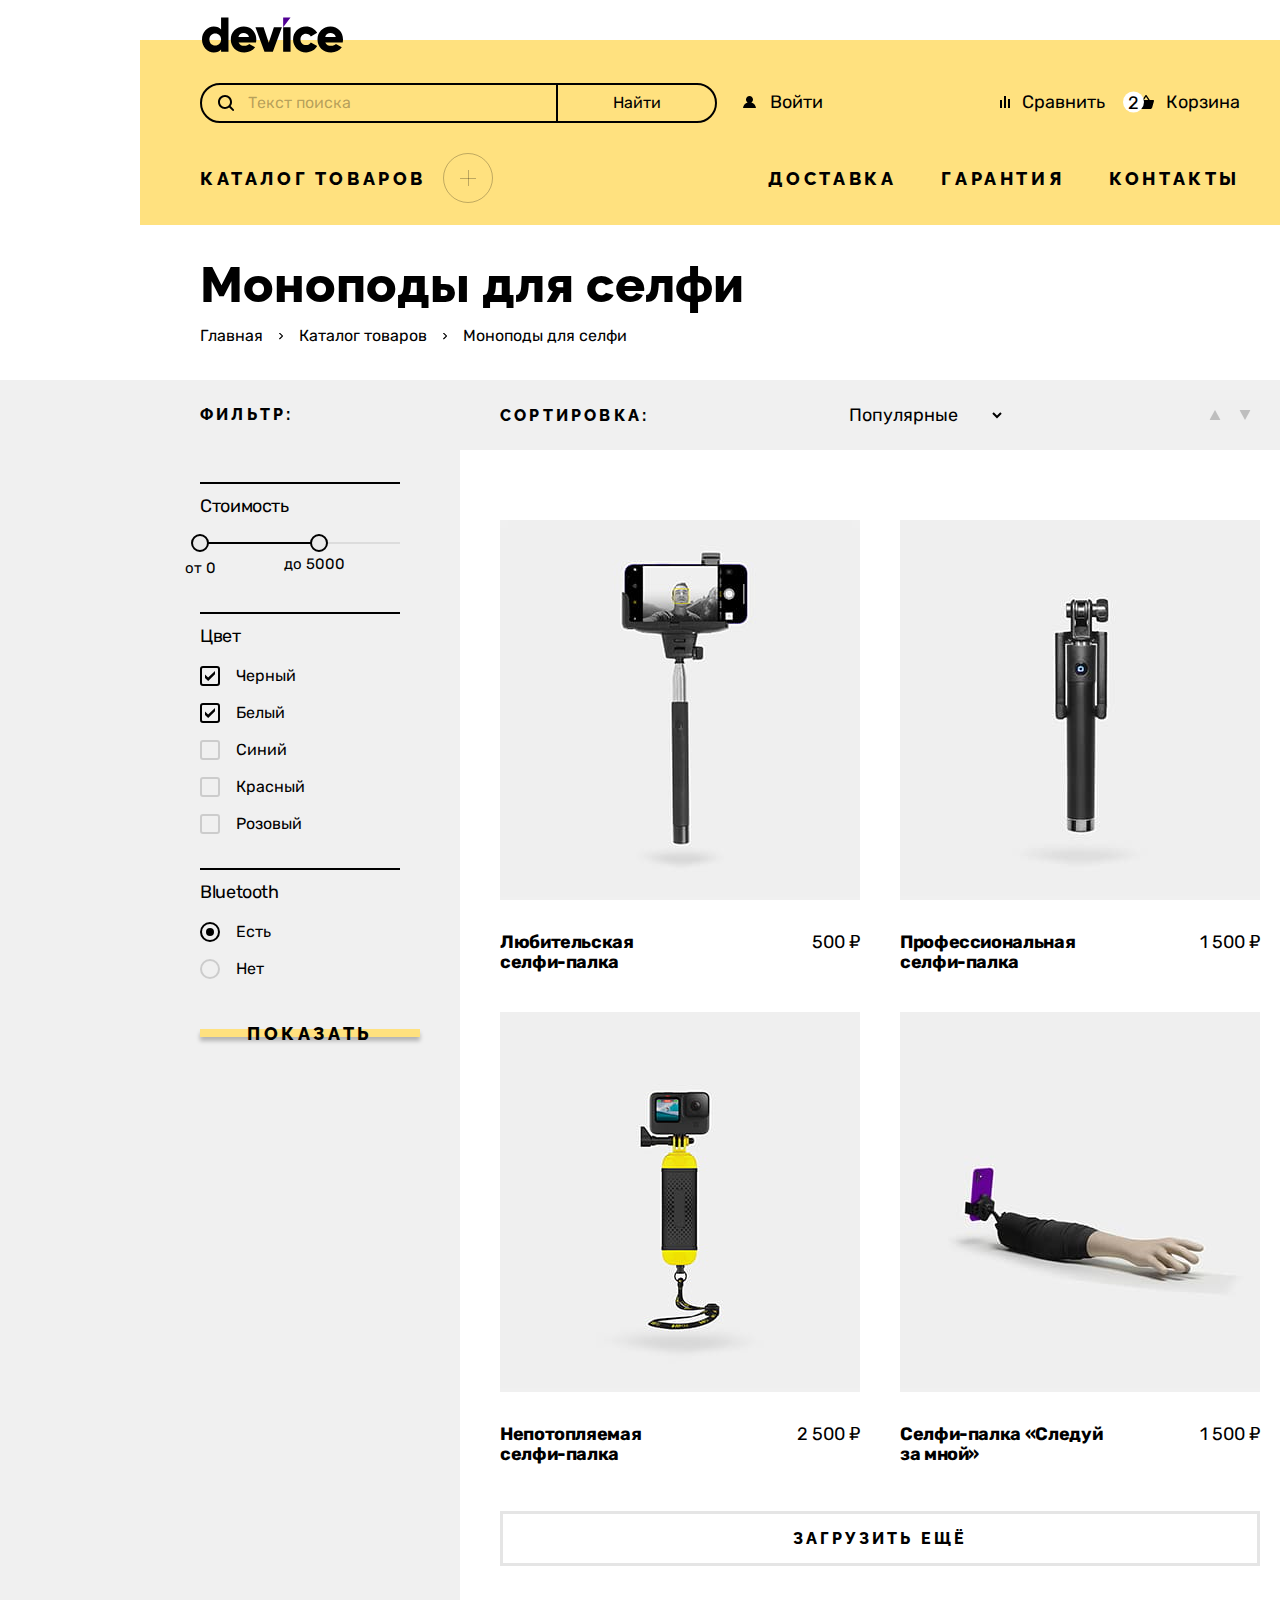
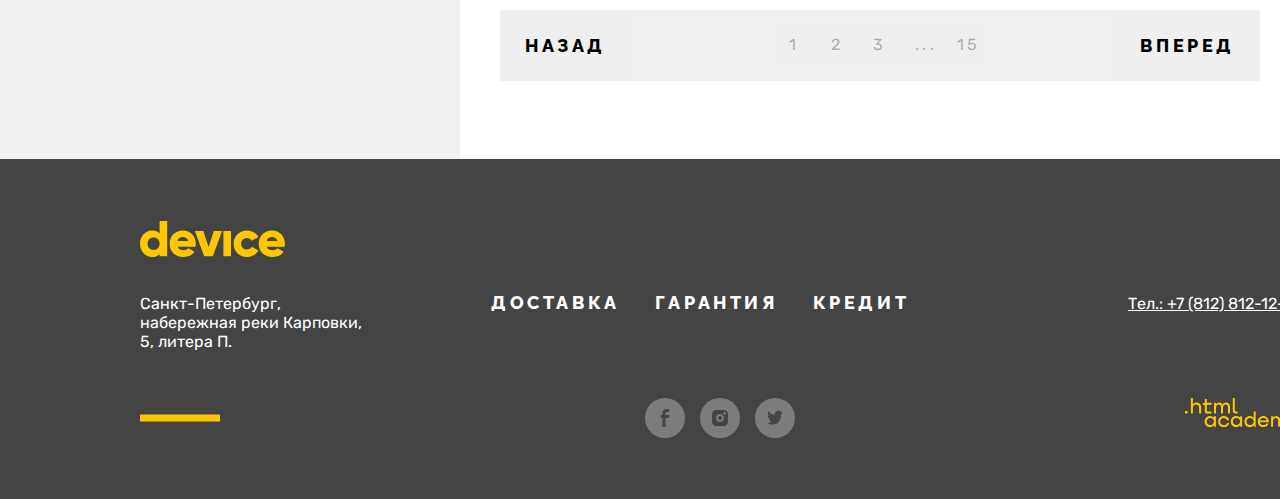
<file: 9/catalog.html>
<!DOCTYPE html>
<html lang="ru">
  <head>
    <meta charset="UTF-8">
    <title>Каталог</title>
    <link rel="stylesheet" href="styles/styles.css">
    <base href="https://htmlacademy-htmlcss.github.io/2011429-device-33/9/">
</head>
  <body>
    <h1 class="visually-hidden">Интернет-магазин электроники Девайс</h1>    
    <header class="main-header inner-header">
      <div class="container">
        <div class="header-top">
          <a class="header-top-link" href="index.html">
            <img class="header-top-img" src="images/logo/logo.svg" width="145" height="36" alt="Логотип">
          </a>
        </div>        
      </div>
      <nav class="container">
        <h2 class="visually-hidden">Навигационное меню</h2>
        <div class="header-middle">
          <ul class="navigation-user-list">
            <li class="navigation-user-item menu-search">
              <form class="menu-form" action="https://echo.htmlacademy.ru/" method="get">
                <svg class="menu-icon" aria-hidden="true" focusable="false" width="16" height="17" fill="currentColor" xmlns="http://www.w3.org/2000/svg">
                    <path d="m15.7 14.69-3.1-3.1c.9-1.2 1.4-2.6 1.4-4.2 0-3.9-3.1-7-7-7s-7 3.1-7 7 3.1 7 7 7c1.6 0 3-.5 4.2-1.4l3.1 3.1c.2.2.4.3.7.3.6 0 1-.4 1-1 0-.2-.1-.5-.3-.7ZM2 7.39c0-2.8 2.2-5 5-5s5 2.2 5 5-2.2 5-5 5-5-2.2-5-5Z"/>
                </svg>
                <input class="menu-form-input" type="search" name="search" placeholder="Текст поиска">
                <button class="button-search" type="submit"> Найти </button>
              </form>
            </li>
            <li class="navigation-user-item">
              <ul class="account-list">
                <li class="account-item">
                  <button class="button-login">
                    <svg class="button-icon" aria-hidden="true" focusable="false" width="13" height="13" fill="currentColor" xmlns="http://www.w3.org/2000/svg">
                      <path d="M0 12.39h13c-.2-2.6-2.1-4.8-4.7-5.5 1-.6 1.7-1.7 1.7-3 0-1.9-1.6-3.5-3.5-3.5S3 1.99 3 3.89c0 1.3.7 2.4 1.7 3-2.6.7-4.5 2.9-4.7 5.5Z" />
                    </svg>
                    Войти</button>
                </li>
                <li class="account-item">
                  <a class="account-link" href="#">
                    <svg class="button-icon" aria-hidden="true" focusable="false" width="13" height="13" fill="currentColor" xmlns="http://www.w3.org/2000/svg">
                      <path d="M0 12.39h13c-.2-2.6-2.1-4.8-4.7-5.5 1-.6 1.7-1.7 1.7-3 0-1.9-1.6-3.5-3.5-3.5S3 1.99 3 3.89c0 1.3.7 2.4 1.7 3-2.6.7-4.5 2.9-4.7 5.5Z" />
                    </svg>
                      Коля Петухов
                  </a>
                </li>
                <li class="account-item">
                  <button class="button-logout">Выйти</button>
                </li>
              </ul>
            </li>
            <li class="navigation-user-item">
              <ul class="menu-user-list">
                <li class="menu-user-item">
                  <a class="menu-user-link" href="#">
                    <svg class="menu-user-icon menu-user-icon-compare" aria-hidden="true" focusable="false" width="10" height="13" fill="currentColor" xmlns="http://www.w3.org/2000/svg">
                      <path d="M6 .39H4v12h2v-12Zm-4 4H0v8h2v-8Zm8-1H8v9h2v-9Z" />
                    </svg>
                    Сравнить</a>
                </li>
                <li class="menu-user-item">
                  <a class="menu-user-link menu-user-link-cart" href="#">
                    <svg class="menu-user-icon menu-user-icon-cart" aria-hidden="true" focusable="false" width="16" height="15" fill="currentColor" xmlns="http://www.w3.org/2000/svg">
                      <path d="m15.3 5.39-3.5.2L8.6.69c-.1-.2-.4-.3-.6-.3-.2 0-.5.1-.6.3l-3.2 4.9H.7c-.4 0-.7.3-.7.7v.2l1.9 6.8c.2.7.7 1.1 1.4 1.1h9.4c.7 0 1.2-.4 1.4-1.1l1.9-6.9v-.2c0-.4-.3-.8-.7-.8ZM8 2.29l2.2 3.2H5.9L8 2.29Z" f/>
                    </svg>
                    Корзина
                  </a>
                  <div class="popover popover-cart popover-close">
                    <div class="popover-content">
                      <ul class="popover-list">
                        <li class="popover-item">
                          <a class="popover-link" href="#">
                            <img class="popover-img" src="images/products/product-1.jpg" width="39" height="43" alt="Любительская селфи-палка">
                            <div class="popover-descr">
                              Любительская селфи-палка
                            </div>
                          </a>
                          <button class="popover-close-button">
                            <span class="visually-hidden">Закрыть</span>
                          </button>
                        </li>
                        <li class="popover-item">
                          <a class="popover-link" href="#">
                            <img class="popover-img" src="images/products/product-2.jpg" width="39" height="43" alt="Профессиональная селфи-палка">
                            <div class="popover-descr">
                              Профессиональная селфи-палка
                            </div>
                          </a>
                          <button class="popover-close-button">
                            <span class="visually-hidden">Закрыть</span>
                          </button>
                        </li>                      
                      </ul>
                      <ul class="popover-result-list">
                        <li class="popover-result-item popover-result-item-product">
                          <div class="popver-descr popover-result-descr">
                            Товаров:
                          </div>
                          <div class="popover-amount">
                            2
                          </div>
                        </li>
                        <li class="popover-result-item popover-result-item-sum">
                          <div class="popver-descr popover-result-descr">
                            Сумма: 
                          </div>
                          <div class="popover-price">
                            2000 
                            <span class="currency">₽</span>
                          </div>
                        </li>                      
                      </ul>
                      <button class="open-cart-button">Открыть корзину</button>  
                    </div>                                      
                  </div>
                </li>
              </ul>              
            </li>
          </ul>
        </div>
        <div class="header-bottom header-bottom-inner">
          <ul class="navigation-list">
            <li class="navigation-item menu-nav">
              <a class="menu-button" href="#">
                <span>Каталог товаров</span>
                <button class="button-dropdown">
                  <span class="visually-hidden">Раскрывающийся список товаров</span>
                </button>
              </a>
              <ul class="submenu-navigation-list submenu-navigation-list-close">
                <li class="submenu-navigation-item">
                  <a class="submenu-navigation-link" href="#">Виртуальная реальность</a>
                </li>
                <li class="submenu-navigation-item">
                  <a class="submenu-navigation-link" href="#">Фитнес-браслеты</a>
                </li>
                <li class="submenu-navigation-item">
                  <a class="submenu-navigation-link" href="#">Квадрокоптеры</a>
                </li>
                <li class="submenu-navigation-item">
                  <a class="submenu-navigation-link" href="catalog.html">Моноподы для cелфи</a>
                </li>
                <li class="submenu-navigation-item">
                  <a class="submenu-navigation-link" href="#">Умные часы</a>
                </li>
                <li class="submenu-navigation-item submenu-navigation-item-1">
                  <a class="submenu-navigation-link" href="#">Экшн-камеры</a>
                </li>  
                   
              </ul>               
            </li>
            <li class="navigation-item menu-item">
              <ul class="navigation-item-wrapper">
                <li class="navigation-item-service">
                  <a class="navigation-link navigation-link-current" href="#service">Доставка</a>
                </li>
                <li class="navigation-item-service">
                  <a class="navigation-link menu-navigation-current" href="#service">Гарантия</a>
                </li>
                <li class="navigation-item-service">
                  <a class="navigation-link navigation-link-current" href="#service">Контакты</a>
                </li>
              </ul>
            </li>            
          </ul>
        </div>        
      </nav>
    </header>
    <main class="main-inner main-container">
      <div class="container">
        <h1 class="title-inner">Моноподы для селфи</h1>
      </div>
      <section class="breadcrumbs">
        <div class="container">
          <ul class="breadcrumbs-list">
            <li class="breadcrumbs-item">
              <a class="breadcrumbs-link" href="index.html">Главная</a>
            </li>
            <li class="breadcrumbs-item">
              <a class="breadcrumbs-link" href="catalog.html">Каталог товаров</a>
            </li>
            <li class="breadcrumbs-item">
              <a class="breadcrumbs-link">Моноподы для селфи</a>
            </li>
          </ul>
        </div>
      </section>
      <section class="catalog-inner">
        <div class="container">
          <form class="catalog-inner-filter" action="https://echo.htmlacademy.ru/" method="get">
            <h2 class="catalog-inner-filter-title">фильтр:</h2>
            <fieldset class="catalog-inner-filter-group">
              <legend class="catalog-inner-filter-subtitle catalog-inner-filter-subtitle-price">Стоимость</legend>
              <div class="range">
                <div class="range-scale">
                  <div class="range-bar" style="left: 0; width: 119px;">
                    <button class="range-toggle range-toggle-min" type="button">
                      <span class="visually-hidden">Изменить минимальную цену</span>
                    </button>
                    <button class="range-toggle range-toggle-max" type="button">
                      <span class="visually-hidden">Изменить максимальную цену</span>                      
                    </button>
                    <div class="range-wrapper-inputs">
                      <label class="range-label range-label-min">от
                        <input class="range-input" type="number" value="0" name="min-price">
                      </label>
                      <label class="range-label range-label-max">до
                        <input class="range-input" type="number" value="5000" name="max-price">
                      </label> 
                    </div>
                  </div>
                </div>                
              </div>
            </fieldset>
            <fieldset class="catalog-inner-filter-group">
              <legend class="catalog-inner-filter-subtitle">Цвет</legend>
              <ul class="catalog-inner-filter-list">
                <li class="catalog-inner-filter-item">
                  <label class="catalog-inner-filter-choiсe">
                    <input class="visually-hidden catalog-inner-input" type="checkbox" name="black" checked>
                    <span class="control-mark"></span>
                    <span class="catalog-inner-filter-label">Черный</span>
                  </label>
                </li>
                <li class="catalog-inner-filter-item">
                  <label class="catalog-inner-filter-choiсe">
                    <input class="visually-hidden catalog-inner-input"  type="checkbox" name="white" checked>
                    <span class="control-mark"></span>
                    <span class="catalog-inner-filter-label">Белый</span>
                  </label>
                </li>
                <li class="catalog-inner-filter-item">
                  <label class="catalog-inner-filter-choiсe">
                    <input class="visually-hidden catalog-inner-input"  type="checkbox" name="blue">
                    <span class="control-mark"></span>
                    <span class="catalog-inner-filter-label">Синий</span>
                  </label>
                </li>
                <li class="catalog-inner-filter-item">
                  <label class="catalog-inner-filter-choiсe">
                    <input class="visually-hidden catalog-inner-input"  type="checkbox" name="red">
                    <span class="control-mark"></span>
                    <span class="catalog-inner-filter-label">Красный</span>
                  </label>
                </li>
                <li class="catalog-inner-filter-item">
                  <label class="catalog-inner-filter-choiсe">
                    <input class="visually-hidden catalog-inner-input"  type="checkbox" name="pink">
                    <span class="control-mark"></span>
                    <span class="catalog-inner-filter-label">Розовый</span>
                  </label>
                </li>
              </ul>
            </fieldset>
            <fieldset class="catalog-inner-filter-group">
              <legend class="catalog-inner-filter-subtitle">Bluetooth</legend>
              <ul class="catalog-inner-filter-list">
                <li class="catalog-inner-filter-item">
                  <label class="catalog-inner-filter-choiсe">
                    <input class="visually-hidden catalog-inner-input"  type="radio" name="yes" checked>
                    <span class="control-mark control-mark-circle"></span>
                    <span class="catalog-inner-filter-label">Есть</span>
                  </label>
                </li>
                <li class="catalog-inner-filter-item">
                  <label class="catalog-inner-filter-choiсe">
                    <input class="visually-hidden catalog-inner-input"  type="radio" name="no">
                    <span class="control-mark control-mark-circle"></span>
                    <span class="catalog-inner-filter-label">Нет</span>
                  </label>
                </li>
              </ul>
            </fieldset>
            <button class="button button-filter" type="submit">Показать</button>
          </form>
          <div class="catalog-inner-column">
            <form class="catalog-inner-sorting" action="https://echo.htmlacademy.ru/" method="get">
              <h2 class="catalog-inner-sorting-title">сортировка:</h2>
              <select class="select-control" aria-label="Сортировка">
                <option value="popular">Популярные</option>
              </select>
              <div class="sort-up">
                <button class="sort-up-button" type="button">
                  <svg class="sort-up-icon" aria-hidden="true" focusable="false" width="12" height="10" viewBox="0 0 12 10" fill="currentColor" xmlns="http://www.w3.org/2000/svg">
                    <g clip-path="url(#a)">
                      <path d="m6 0 5.5 10H.5"/>
                    </g>
                    <defs>
                      <clipPath id="a">
                        <path fill="#fff" transform="translate(.5)" d="M0 0h11v10H0z"/>
                      </clipPath>
                    </defs>
                  </svg>
                </button>
                <button class="sort-up-button" type="button">
                  <svg class="sort-up-icon" aria-hidden="true" focusable="false" width="12" height="10" viewBox="0 0 12 10" fill="currentColor" xmlns="http://www.w3.org/2000/svg">
                    <g  clip-path="url(#a)">
                      <path d="m6 0 5.5 10H.5"/>
                    </g>
                    <defs>
                      <clipPath id="a">
                        <path fill="#fff" transform="translate(.5)" d="M0 0h11v10H0z"/>
                      </clipPath>
                    </defs>
                  </svg>
                </button>
              </div>
            </form>
            <div class="catalog-inner-wrapper">
              <ul class="catalog-inner-list">
                <li class="catalog-inner-card">
                  <a class="catalog-inner-card-link" href="#">
                    <div class="catalog-inner-card-img">
                      <img src="images/products/product-1.jpg" width="360" height="380" alt="Любительская селфи-палка">
                      <span class="catalog-inner-card-img-new catalog-inner-card-img-new-close">NEW</span>
                      <button class="button-inner-card-more">Подробнее</button>
                    </div>
                    <div class="catalog-inner-card-descr">
                      <h3 class="catalog-inner-card-subtitle">Любительская<br>
                        селфи-палка</h3>
                      <span class="catalog-inner-card-price">500 ₽</span>
                    </div>
                  </a>
                </li>
                <li class="catalog-inner-card">
                  <a class="catalog-inner-card-link" href="#" >
                    <div class="catalog-inner-card-img">
                      <img src="images/products/product-2.jpg" width="360" height="380" alt="Профессиональная селфи-палка ">
                      <span class="catalog-inner-card-img-new catalog-inner-card-img-new-close">NEW</span>
                      <button class="button-inner-card-more">Подробнее</button>
                    </div>
                    <div class="catalog-inner-card-descr">
                      <h3 class="catalog-inner-card-subtitle">Профессиональная селфи-палка </h3>
                      <span class="catalog-inner-card-price">1 500 ₽</span>
                    </div>
                  </a>
                </li>
                <li class="catalog-inner-card">
                  <a class="catalog-inner-card-link" href="#">
                    <div class="catalog-inner-card-img">
                      <img src="images/products/product-3.jpg" width="360" height="380" alt="Непотопляемая
                    селфи-палка">
                      <span class="catalog-inner-card-img-new catalog-inner-card-img-new-close">NEW</span>
                      <button class="button-inner-card-more">Подробнее</button>
                    </div>
                    <div class="catalog-inner-card-descr">
                      <h3 class="catalog-inner-card-subtitle">Непотопляемая<br>
                        селфи-палка</h3>
                      <span class="catalog-inner-card-price">2 500 ₽</span>
                    </div>
                  </a>
                </li>
                <li class="catalog-inner-card">
                  <a class="catalog-inner-card-link" href="#">
                    <div class="catalog-inner-card-img">
                      <img src="images/products/product-4.jpg" width="360" height="380" alt="Селфи-палка">
                      <span class="catalog-inner-card-img-new catalog-inner-card-img-new-close">NEW</span>
                      <button class="button-inner-card-more">Подробнее</button>
                    </div>
                    <div class="catalog-inner-card-descr">
                      <h3 class="catalog-inner-card-subtitle">Селфи-палка «Следуй<br> за мной»</h3>
                      <span class="catalog-inner-card-price">1 500 ₽</span>
                    </div>
                  </a>
                </li>
              </ul>
              <div class="download">
                <button class="button download-more">Загрузить ещё</button>
              </div>
              <ul class="pagination-list">
                <li class="pagination-item">
                  <button class="pagination-button pagination-button-prev" href="#">Назад
                  </button>
                </li>
                <li class="pagination-item">
                  <ol class="pagination-number-list">
                    <li class="pagination-number-item">
                      <button class="pagination-button pagination-button-current" href="#">1
                      </button>
                    </li>
                    <li class="pagination-number-item">
                      <button class="pagination-button" href="#">2
                      </button>
                    </li>
                    <li class="pagination-number-item">
                      <button class="pagination-button" href="#">3
                      </button>
                    </li>
                    <li class="pagination-number-item">
                      <button class="pagination-button" href="#">...
                      </button>
                    </li>
                    <li class="pagination-number-item">
                      <button class="pagination-button" href="#">15
                      </button>
                    </li>                                                                 
                  </ol>
                </li>
                <li class="pagination-item">
                  <button class="pagination-button pagination-button-next" href="#">Вперед
                  </button>
                </li>
              </ul>
            </div>
          </div>
        </div>
      </section>
    </main>
    <footer class="main-footer">
      <div class="container">
        <div class="footer-top">
          <a class="footer-top-link" href="index.html">
            <img class="footer-top-img" src="images/logo/logo-color.svg" width="145" height="36" alt="Логотип Девайс">
          </a>
        </div>
        <div class="footer-middle">
          <div class="address">
            <p class="footer-address">Санкт-Петербург, набережная реки Карповки, 5, литера П.</p>
          </div>
          <ul class="footer-menu-list">
            <li class="footer-menu-item"><a class="footer-menu-link" href="#delivery">Доставка</a></li>
            <li class="footer-menu-item"><a class="footer-menu-link" href="#delivery">Гарантия</a></li>
            <li class="footer-menu-item"><a class="footer-menu-link" href="#delivery">Кредит</a></li>
        </ul>
          <div class="phone">
            <a class="footer-phone" href="tel:88128121212">Тел.: +7 (812) 812-12-12</a>
          </div>
        </div>
        <div class="footer-bottom">
          <ul class="social-list">
            <li class="social-item">
              <a class="social-link" href="https://wwww.facebook.com/htmlacademy">
                <span class="visually-hidden">Facebook</span>
                <svg class="social-item-icon" aria-hidden="true" focusable="false" width="9" height="18" fill="currentColor" xmlns="http://www.w3.org/2000/svg">
                  <path d="M6.5 3H9V0H5.6C2.8 0 2 1.7 2 4.2V6H0v3h2v9h3V9h3.3l.6-3H5V4.5C5 3.7 5.3 3 6.5 3Z" />
                </svg>
              </a>
            </li>
            <li class="social-item">
              <a class="social-link" href="https://wwww.instagram.com/htmlacademy/">
                <span class="visually-hidden">Instagram</span>
                <svg class="social-item-icon" aria-hidden="true" focusable="false" width="16" height="16" fill="currentColor" xmlns="http://www.w3.org/2000/svg">
                  <path d="M8 10a2 2 0 1 0 0-4 2 2 0 0 0 0 4Z" fill="#444"/>
                  <path d="M14.7 1.3c-.9-.9-2-1.3-3.4-1.3H4.7C1.9 0 0 1.9 0 4.7v6.6c0 1.4.4 2.6 1.4 3.4.9.9 2 1.3 3.3 1.3h6.6c1.4 0 2.6-.4 3.4-1.3.8-.9 1.3-2 1.3-3.4V4.7c0-1.4-.4-2.6-1.3-3.4ZM8 12.1c-2.2 0-4.1-1.8-4.1-4.1S5.8 3.9 8 3.9c2.2 0 4.1 1.8 4.1 4.1s-1.9 4.1-4.1 4.1Zm4.6-7.4c-.7 0-1.3-.5-1.3-1.3s.5-1.3 1.3-1.3c.7 0 1.3.6 1.3 1.3 0 .7-.6 1.3-1.3 1.3Z" />
                </svg>
              </a>
            </li>
            <li class="social-item">
              <a class="social-link" href="https://wwww.twitter.com/htmlacademy_ru">
                <span class="visually-hidden">Twitter</span>
                <svg class="social-item-icon" aria-hidden="true" focusable="false" width="15" height="15" fill="currentColor" xmlns="http://www.w3.org/2000/svg">
                  <path d="M9.7.16c1.5-.5 2.6.3 3.2 1.1.5-.2 1.1-.4 1.7-.6 0 .8-.5 1.4-.8 1.6.7.2 1.2-.4 1.2-.4-.1.9-.9 1.7-1.4 1.9-.2 6.3-2.8 10.4-8.9 10.3h-.4c-.3 0-3.7-.4-4.3-1.8 2 .2 3.4-.4 4.1-1.1-.8-.3-2.4-.4-2.6-2.8.3.2.5.3 1.1.2-1.1-.8-2.3-1.5-2.2-3.5.3.3.9.5 1.2.4C1 5.26-.2 2.36.8.86c1.6 1.7 3.3 3.4 6.3 3.5.2-2.1 1-3.5 2.6-4.2Z" />
                </svg>
              </a>
            </li>
          </ul>
          <div class="made-in">
            <a href="https://htmlacademy.ru">
              <svg aria-hidden="true" focusable="false" width="115" height="33" fill="currentColor" xmlns="http://www.w3.org/2000/svg">
                <path d="M0 12.9v2.6h2.5v-2.6H0Zm11.6-8.4c-1.6 0-2.8.7-3.6 1.7h-.1V0h-2v15.5h2v-5.3c0-2.1 1.3-3.6 3.3-3.6 1.8 0 2.9 1.4 2.9 3.2v5.7h2V9.4c.1-3-1.8-4.9-4.5-4.9Zm15 .3h-4.8V1.1h-2v3.8h-1.9v2h1.9v6c0 1.7 1 2.7 2.7 2.7h4.1v-2h-3.7c-.7 0-1.1-.4-1.1-1.1V6.8h4.8v-2Zm14.5-.2c-1.6 0-2.9.8-3.5 2.1h-.1c-.6-1.2-1.8-2.1-3.4-2.1-1.4 0-2.5.8-3.1 1.8h-.1V4.8H29v10.6h2V10c0-2 1-3.5 2.6-3.5 1.5 0 2.4 1 2.4 2.6v6.3h2V9.8c0-2.4 1.4-3.3 2.6-3.3 1.5 0 2.4 1 2.4 2.6v6.3h2V8.9c.1-2.5-1.4-4.3-3.9-4.3Zm6.7 8.1c0 1.7 1 2.7 2.8 2.7h2v-2h-1.7c-.7 0-1.1-.4-1.1-1.1V0h-2v12.7Zm-18.9 7c-.9-1.1-2.2-1.8-3.9-1.8-3.1 0-5.4 2.3-5.4 5.6s2.3 5.6 5.4 5.6c1.8 0 3-.8 3.8-1.9h.1v1.6h2V18.2h-2v1.5Zm-3.6 7.4c-2.2 0-3.6-1.6-3.6-3.6s1.4-3.6 3.6-3.6 3.6 1.6 3.6 3.6c0 1.9-1.4 3.6-3.6 3.6ZM44.2 22c-.5-2.4-2.6-4.1-5.4-4.1a5.4 5.4 0 0 0-5.6 5.6c0 3.1 2.2 5.6 5.6 5.6 2.8 0 4.9-1.8 5.4-4.2h-2.1a3.4 3.4 0 0 1-3.3 2.3c-2.2 0-3.6-1.6-3.6-3.6s1.4-3.6 3.6-3.6c1.6 0 2.8 1 3.3 2.2h2.1V22Zm10.9-2.3c-.9-1.1-2.2-1.8-3.9-1.8-3.1 0-5.4 2.3-5.4 5.6s2.3 5.6 5.4 5.6c1.8 0 3-.8 3.8-1.9h.1v1.6h2V18.2h-2v1.5Zm-3.6 7.4c-2.2 0-3.6-1.6-3.6-3.6s1.4-3.6 3.6-3.6 3.6 1.6 3.6 3.6c0 1.9-1.5 3.6-3.6 3.6Zm17.2-7.3c-.9-1.1-2.2-1.9-3.9-1.9-3.1 0-5.4 2.3-5.4 5.6s2.2 5.6 5.4 5.6c1.7 0 3-.8 3.8-1.8h.1v1.5h2V13.4h-2v6.4Zm-3.6 7.3c-2.2 0-3.6-1.6-3.6-3.6s1.4-3.6 3.6-3.6 3.6 1.6 3.6 3.6c-.1 2-1.5 3.6-3.6 3.6Zm13.2-9.2c-3.3 0-5.5 2.5-5.5 5.6 0 3 2.1 5.6 5.5 5.6 2.5 0 4.5-1.3 5.2-3.6h-2.1c-.5 1-1.6 1.6-3 1.6-1.9 0-3.3-1.3-3.4-2.9h8.8c.2-3.6-2-6.3-5.5-6.3Zm0 1.9c1.7 0 3 1 3.3 2.6h-6.5c.3-1.5 1.5-2.6 3.2-2.6Zm19.9-1.9c-1.6 0-2.9.8-3.6 2h-.1c-.6-1.2-1.8-2-3.4-2-1.4 0-2.5.7-3.1 1.8v-1.5h-1.9v10.6h2v-5.4c0-2 1-3.4 2.6-3.5 1.5 0 2.4 1 2.4 2.6v6.3h2v-5.6c0-2.4 1.4-3.3 2.6-3.3 1.5 0 2.4 1 2.4 2.6v6.3h2v-6.5c.1-2.6-1.4-4.4-3.9-4.4Zm11.2 9.1-3.6-8.9h-2.2l4.8 11.6c-.3.9-.7 1.2-1.7 1.2h-2.5v2h2.5c1.8 0 2.8-.8 3.5-2.6l4.7-12.2h-2.1l-3.4 8.9Z" />
              </svg>
            </a>
          </div>
        </div>
      </div>
    </footer>
  </body>
</html>
</file>
<file: styles/styles.css>
/*
* Prefixed by https://autoprefixer.github.io
* PostCSS: v8.3.6,
* Autoprefixer: v10.3.1
* Browsers: > 2% and last 1 version
*/

/*
* Prefixed by https://autoprefixer.github.io
* PostCSS: v8.3.6,
* Autoprefixer: v10.3.1
* Browsers: > 2% and last 1 version
*/

@font-face {
  font-family: "Raleway";
  font-style: normal;
  font-weight: 800;
  src: url("../fonts/raleway/raleway-800.woff2") format("woff2");
  font-display: swap;
}

@font-face {
  font-family: "Rubik";
  font-style: normal;
  font-weight: 400;
  src: url("../fonts/rubik/rubik-400.woff2") format("woff2");
  font-display: swap;
}

@font-face {
  font-family: "Rubik";
  font-style: normal;
  font-weight: 700;
  src: url("../fonts/rubik/rubik-700.woff2") format("woff2");
  font-display: swap;
}

@font-face {
  font-family: "Rubik";
  font-style: normal;
  font-weight: 800;
  src: url("../fonts/rubik/rubik-800.woff2") format("woff2");
  font-display: swap;
}

html {
  height: 100%;
  box-sizing: border-box;
}

.container {
  position: relative;
  width: 1160px;
  margin: 0 auto;
}

body {
  display: flex;
  flex-direction: column;
  min-width: 1440px;
  min-height: 100%;
  margin: 0;
  padding: 0;
  font-family: "Rubik", sans-serif;
  font-size: 18px;
  line-height: 30px;
  font-weight: 400;
  background-color: #ffffff;
  color: #000000;
}

.visually-hidden {
  position: absolute;
  width: 1px;
  height: 1px;
  margin: -1px;
  padding: 0;
  border: 0;
  clip: rect(0 0 0 0);
  overflow: hidden;
}

img {
  max-width: 100%;
  object-fit: contain;
}

.main-container {
  flex-grow: 1;
}

.main-header .container {
  background-color: #ffe17f;
}

.header-top {
  padding: 17px 60px 30px 60px;
  background: linear-gradient(#ffffff 40px, #ffe17f 40px);
}

.header-top-link {
  display: block;
  width: 145px;
  height: 36px;
}

.header-top-link:focus {
  outline: 2px solid #af4fff;
  outline-offset: 2px;
}

.header-top-link:hover {
  opacity: 0.6;
}

.header-top-link:active {
  opacity: 0.3;
}

.header-top-img {
  display: block;
  width: 100%;
  object-fit: contain;
}

.header-middle {
  padding: 0 60px;
  margin-bottom: 30px;
}

.navigation-user-list {
  display: flex;
  flex-wrap: wrap;
  align-items: baseline;
  margin: 0;
  padding: 0;
  list-style-type: none;
}

.navigation-user-item {
  margin-right: 26px;
}

.navigation-user-item:last-child {
  margin-right: 0;
}

.menu-form {
  position: relative;
  box-sizing: border-box;
  margin: 0;
  padding: 0;
  width: 517px;
  border: 2px solid #000000;
  font-size: 16px;
  line-height: 20px;
  text-align: center;
  border-radius: 50px/50px;
  display: flex;
}

.menu-form-input {
  position: relative;
  margin: 0;
  padding: 8px 8px 8px 46px;
  width: 359px;
  border: none;
  background-color: transparent;
  color: #000000;
  font-family: "Rubik", sans-serif;
  font-size: 16px;
  line-height: 20px;
}

.menu-form-input::placeholder {
  color: rgba(0, 0, 0, 0.3);
}

.menu-form-input:focus {
  outline: none;
}

.menu-form-input:focus + .menu-input-outline::after {
  content: "";
  position: absolute;
  top: 0;
  left: 0;
  width: 355px;
  height: 100%;
  outline: 2px solid #af4fff;
  outline-offset: 4px;
}

.menu-form[aria-disabled="true"] {
  opacity: 0.3;
}

.menu-icon {
  position: absolute;
  left: 16px;
  top: 50%;
  transform: translateY(-50%);
}

.button-search {
  position: relative;
  box-sizing: border-box;
  margin: 0;
  padding: 8px;
  width: 159px;
  border: none;
  border-radius: 0 50px 50px 0;
  border-left: 2px solid #000000;
  font-size: 16px;
  font-family: "Rubik", sans-serif;
  line-height: 20px;
  overflow-wrap: break-word;
  background-color: transparent;
  color: #000000;
  cursor: pointer;
}

.button-search:focus {
  outline: none;
}

.button-search:focus::after {
  content: "";
  position: absolute;
  top: 0;
  left: 0;
  width: 157px;
  height: 100%;
  outline: 2px solid #af4fff;
  outline-offset: 4px;
}

.button-search:hover {
  background-color: #000000;
  color: #ffffff;
}

.button-search:active {
  background-color: #000000;
  color: rgba(255, 255, 255, 0.25);
}

.button-search:disabled {
  opacity: 0.3;
}

.account-list {
  display: flex;
  justify-content: space-between;
  align-items: baseline;
  flex-wrap: wrap;
  width: 231px;
  margin: 0;
  padding: 0;
  list-style-type: none;
}

.account-item a,
.account-item .button-logout,
.account-item .button-login {
  display: none;
}

.logged a,
.logged .button-logout {
  display: flex;
}

.logged .button-login {
  display: flex;
}

.button-login,
.button-logout {
  position: relative;
  margin: 0;
  padding: 0;
  padding-left: 27px;
  text-align: left;
  min-width: 56px;
  border: none;
  font-family: "Rubik", sans-serif;
  font-size: 18px;
  line-height: 30px;
  color: #000000;
  overflow-wrap: break-word;
  background-color: #ffe17f;
  cursor: pointer;
}

.button-logout {
  color: rgba(0, 0, 0, 0.25);
  padding-left: 0;
}

.button-login:focus,
.button-logout:focus,
.account-name-link:focus {
  outline: 2px solid #af4fff;
  outline-offset: 2px;
}

.button-login:hover,
.button-logout:hover,
.account-name-link:hover {
  opacity: 0.6;
}

.button-login:active,
.button-logout:active,
.account-name-link:active {
  opacity: 0.3;
}

.button-icon {
  position: absolute;
  left: 0;
  top: 50%;
  transform: translateY(-50%);
}

.account-link {
  position: relative;
  display: block;
  width: 120px;
  padding-left: 27px;
  margin-right: 27px;
  color: #000000;
  text-decoration: none;
  overflow-wrap: break-word;
  cursor: pointer;
}

.account-icon {
  position: absolute;
  left: 0;
  top: 50%;
  transform: translateY(-50%);
}

.menu-user-list {
  display: flex;
  align-items: baseline;
  flex-wrap: wrap;
  margin: 0;
  padding: 0;
  width: 240px;
  list-style: none;
}

.menu-user-item {
  position: relative;
  min-width: 105px;
  margin-right: 18px;
}

.menu-user-item:nth-child(2n),
.menu-user-item:last-child {
  margin-right: 0;
}

.menu-user-link {
  display: block;
  padding-left: 22px;
  color: #000000;
  text-decoration: none;
  cursor: pointer;
  overflow-wrap: break-word;
  box-sizing: border-box;
}

.menu-user-link-cart {
  position: relative;
  padding-left: 43px;
}

.menu-user-link:focus {
  outline: 2px solid #af4fff;
  outline-offset: 2px;
}

.menu-user-link:hover {
  opacity: 0.6;
}

.menu-user-link:active {
  opacity: 0.3;
}

.menu-user-icon {
  position: absolute;
  left: 0;
  top: 50%;
  transform: translateY(-50%);
}

.menu-user-icon-compare {
  left: 0;
}

.menu-user-icon-cart {
  left: 15px;
}

.menu-user-link-cart::before {
  position: absolute;
  display: flex;
  justify-content: center;
  align-items: center;
  content: "2";
  width: 21px;
  height: 21px;
  left: 0;
  top: 50%;
  transform: translateY(-50%);
  border-radius: 50%;
  z-index: 1;
  background-color: #ffffff;
}

.popover {
  position: absolute;
  padding-top: 6px;
  width: 320px;
  right: -77px;
  background: url("../images/form/tooltip-triangle.svg") no-repeat top center, linear-gradient(transparent 6px, #000000 6px);
  color: #ffffff;
  z-index: 3;
}

.popover-close {
  display: none;
}

.popover-list {
  margin: 0;
  padding: 0;
  list-style-type: none;
}

.popover-item {
  display: flex;
  flex-wrap: wrap;
  justify-content: space-between;
  width: 280px;
  padding: 20px;
}

.popover-link {
  display: flex;
  flex-wrap: wrap;
  width: 217px;
  text-decoration: none;
  cursor: pointer;
  overflow-wrap: break-word;
}

.popover-img {
  display: block;
  margin-right: 23px;
  width: 39px;
  height: 43px;
  object-fit: contain;
}

.popover-link:focus {
  outline: 2px solid #af4fff;
  outline-offset: 2px;
}

.popover-link:hover {
  opacity: 0.6;
}

.popover-link:active {
  opacity: 0.3;
}

.popover-descr {
  display: flex;
  flex-wrap: wrap;
  width: 155px;
  font-family: "Rubik", sans-serif;
  font-weight: normal;
  font-size: 16px;
  line-height: 20px;
  cursor: pointer;
  color: #ffffff;
  overflow-wrap: break-word;
}

.popover-close-button {
  width: 10px;
  height: 10px;
  margin: 0;
  padding: 0;
  border: none;
  background: url("../images/close-popover.svg") no-repeat right top;
  color: #ffffff;
  cursor: pointer;
}

.popover-close-button:focus {
  outline: 2px solid #af4fff;
  outline-offset: 2px;
}

.popover-close-button:hover {
  opacity: 0.6;
}

.popover-close-button:active {
  opacity: 0.3;
}

.popover-result-list {
  display: flex;
  flex-wrap: wrap;
  align-items: center;
  margin: 0;
  padding: 0 20px;
  width: 280px;
  min-height: 44px;
  margin-bottom: 20px;
  overflow-wrap: break-word;
  background-color: #1a1a1a;
  list-style: none;
}

.popover-result-item {
  display: flex;
  flex-wrap: wrap;
  font-family: "Rubik", sans-serif;
  font-weight: normal;
  font-size: 16px;
  line-height: 20px;
  cursor: pointer;
  overflow-wrap: break-word;
}

.popover-result-item:not(:last-child) {
  margin-right: 10px;
}

.popover-result-item-product {
  justify-content: flex-start;
  min-width: 120px;
}

.popover-result-item-sum {
  justify-content: flex-end;
  text-align: right;
  min-width: 150px;
}

.popover-result-descr {
  margin-right: 5px;
}

.open-cart-button {
  display: flex;
  justify-content: center;
  align-items: center;
  box-sizing: border-box;
  margin: 0 20px;
  margin-bottom: 20px;
  border: none;
  width: 280px;
  min-height: 50px;
  font-family: "Raleway", sans-serif;
  font-weight: 800;
  font-size: 18px;
  line-height: 21px;
  letter-spacing: 0.2em;
  text-transform: uppercase;
  text-decoration: none;
  background-color: #ffffff;
  color: #000000;
  cursor: pointer;
  overflow-wrap: break-word;
}

.open-cart-button:focus {
  outline: 2px solid #af4fff;
  outline-offset: 2px;
  background-color: #ffffff;
}

.open-cart-button:hover {
  background-color: #ffe17f;
}

.open-cart-button:active {
  color: rgba(0, 0, 0, 0.3);
}

.open-cart-button[aria-disabled="true"] {
  color: rgba(0, 0, 0, 0.3);
}

.header-bottom {
  padding: 0 60px;
  padding-bottom: 137px;
}

.header-bottom-inner {
  padding-bottom: 22px;
}

.menu-nav {
  position: relative;
}

.menu-button {
  position: relative;
  display: flex;
  align-items: center;
  font-family: "Raleway", sans-serif;
  font-size: 18px;
  line-height: 21px;
  font-weight: 800;
  color: #000000;
  text-decoration: none;
  text-transform: uppercase;
  cursor: pointer;
  overflow-wrap: break-word;
  width: 293px;
}

.menu-button span {
  width: 236px;
  overflow-wrap: break-word;
  margin-right: 7px;
  letter-spacing: 0.2em;
}

.button-dropdown {
  position: relative;
  margin: 0;
  padding: 0;
  min-width: 50px;
  min-height: 50px;
  background-color: transparent;
  border: 1px solid rgba(0, 0, 0, 0.25);
  border-radius: 50%;
  cursor: pointer;
}

.button-dropdown::before {
  position: absolute;
  content: "";
  width: 16px;
  height: 1px;
  left: 50%;
  transform: translateX(-50%);
  background: rgba(0, 0, 0, 0.25);
}

.button-dropdown::after {
  position: absolute;
  content: "";
  width: 1px;
  height: 16px;
  top: 50%;
  transform: translateY(-50%);
  background: rgba(0, 0, 0, 0.25);
}

.menu-button:focus-within {
  outline: 2px solid #af4fff;
  outline-offset: 2px;
  z-index: 1;
}

.button-dropdown:focus {
  outline: none;
}

.menu-nav:hover .button-dropdown {
  border: 1px solid #000000;
}

.menu-nav:hover .button-dropdown::before {
  background: #000000;
}

.menu-nav:hover .button-dropdown::after {
  background: #000000;
}

.menu-nav:active .button-dropdown {
  border: 1px solid #000000;
}

.menu-nav:active .button-dropdown::before {
  background: #000000;
}

.menu-nav:focus-within .button-dropdown::after {
  display: none;
}

.menu-nav:focus-within .submenu-navigation-list-close {
  display: grid;
}

.navigation-list {
  display: flex;
  justify-content: space-between;
  flex-wrap: wrap;
  margin: 0;
  padding: 0;
  list-style: none;
}

.navigation-item {
  position: relative;
}

.navigation-link {
  position: relative;
  display: block;
  padding: 15px 0 14px 0;
  font-family: "Raleway", sans-serif;
  font-size: 18px;
  line-height: 21px;
  font-weight: 800;
  color: #000000;
  text-decoration: none;
  text-transform: uppercase;
  cursor: pointer;
  overflow-wrap: break-word;
  letter-spacing: 0.2em;
}

.navigation-link-current::before {
  display: none;
  content: "";
  position: absolute;
  bottom: 10px;
  height: 2px;
  background-color: #000000;
  width: 100%;
}

.navigation-link:focus {
  outline: 2px solid #af4fff;
  z-index: 1;
}

.navigation-link:hover {
  opacity: 0.6;
}

.navigation-link:active {
  opacity: 0.3;
}

.navigation-item-wrapper {
  display: flex;
  justify-content: flex-end;
  flex-wrap: wrap;
  margin: 0;
  padding: 0;
  margin-right: -5px;
  width: 480px;
  list-style-type: none;
}

.navigation-item-service:not(:last-child) {
  margin-right: 45px;
}

.navigation-item-service:nth-child(2) {
  margin-right: 50px;
}

.submenu-navigation-list {
  position: absolute;
  display: grid;
  grid-template-columns: 252px 211px 211px;
  grid-row-gap: 20px;
  margin: 0;
  margin-left: -60px;
  margin-top: 4px;
  padding: 10px 0 57px 60px;
  list-style: none;
  background-color: #ffe17f;
  width: 1160px;
  z-index: 2;
  box-sizing: border-box;
}

.submenu-navigation-list-close {
  display: none;
}

.submenu-navigation-item {
  position: relative;
  min-height: 16px;
  line-height: 16px;
}

.submenu-navigation-item:last-child {
  grid-column: span 2;
  max-width: 252px;
}

.submenu-navigation-link {
  position: relative;
  font-size: 16px;
  line-height: 16px;
  color: #000000;
  text-decoration: none;
  cursor: pointer;
}

.submenu-navigation-link-current::before {
  display: none;
  position: absolute;
  content: "";
  bottom: -2px;
  border-bottom: 1px solid #000000;
  width: 100%;
}

.submenu-navigation-link:focus {
  outline: 2px solid #af4fff;
  outline-offset: 2px;
  z-index: 1;
}

.submenu-navigation-link:hover {
  opacity: 0.6;
}

.submenu-navigation-link:active {
  opacity: 0.3;
}

.advertising {
  margin-top: -152px;
  margin-bottom: 70px;
}

.slider-list {
  margin: 0;
  padding: 0;
  list-style-type: none;
}

.slider-item {
  display: none;
}

.slider-item-current {
  display: flex;
  justify-content: space-between;
}

.slider-gallery {
  position: relative;
  display: flex;
  justify-content: space-between;
  align-items: flex-start;
  width: 560px;
}

.slider-gallery-img {
  display: block;
  width: 100%;
  object-fit: contain;
}

.slider-gallery a:focus {
  outline: 2px solid #af4fff;
}

.slider-button {
  position: absolute;
  margin: 0;
  padding: 0;
  box-sizing: border-box;
  width: 20px;
  height: 60px;
  right: 0;
  top: 211px;
  cursor: pointer;
  background: url("../images/arrow.svg") no-repeat center center;
  border: none;
}

.slider-button-prev {
  left: 30px;
  transform: rotate(180deg);
}

.slider-wrapper {
  position: relative;
  width: 560px;
}

.slider-button:focus {
  outline: 2px solid #af4fff;
  outline-offset: 2px;
}

.slider-button:hover {
  opacity: 0.6;
}

.slider-button:active {
  opacity: 0.3;
}

.slider-button:disabled {
  opacity: 0.1;
}

.slider-number {
  position: absolute;
  display: block;
  width: 500px;
  height: 135px;
  right: 49px;
  top: 85px;
  font-size: 180px;
  font-weight: 700;
  line-height: 30px;
  color: #ffffff;
  text-align: right;
}

.slider-subtitle {
  position: relative;
  padding-top: 123px;
  margin-bottom: 29px;
  font-family: "Raleway", sans-serif;
  font-size: 50px;
  line-height: 50px;
  z-index: 1;
}

.slider-descr {
  margin-bottom: 51px;
}

.slider-line {
  display: flex;
  justify-content: space-between;
  align-items: center;
  margin-bottom: 49px;
}

.slider-link {
  display: block;
  width: 220px;
  padding: 10px 5px;
  text-align: center;
  box-sizing: border-box;
  font-family: "Raleway", sans-serif;
  font-weight: 800;
  font-size: 18px;
  line-height: 20px;
  letter-spacing: 0.2em;
  color: #000000;
  text-decoration: none;
  text-transform: uppercase;
  cursor: pointer;
  position: relative;
  overflow-wrap: break-word;
}

.slider-link::before {
  content: "";
  position: absolute;
  display: block;
  width: 100%;
  height: 8px;
  top: 50%;
  transform: translateY(-50%);
  left: 0;
  background: #ffe17f;
  z-index: -1;
}

.slider-link:focus {
  outline: 2px solid #af4fff;
  outline-offset: 2px;
}

.slider-link:hover::before {
  height: 100%;
}

.slider-link:active::before {
  background: #ffcc33;
}

.slider-link[aria-disabled="true"] {
  opacity: 0.3;
}

.slider-pagination {
  display: flex;
  align-items: center;
  flex-wrap: wrap;
  margin: 0;
  padding: 0;
  width: 76px;
}

.slider-pagination-item {
  display: flex;
  align-items: center;
  list-style: none;
}

.slider-pagination-item:not(:nth-child(3n)) {
  margin-right: 20px;
}

.slider-pagination-button {
  position: relative;
  margin: 0;
  padding: 0;
  width: 12px;
  height: 12px;
  border: 2px solid #000000;
  border-radius: 50%;
  cursor: pointer;
}

.slider-pagination-button-current {
  margin: 0;
  padding: 0;
  border: 2px solid #000000;
  border-radius: 50%;
  background-color: #000000;
  cursor: pointer;
}

.slider-pagination-button:focus {
  outline: none;
}

.slider-pagination-button:focus::after {
  content: "";
  position: absolute;
  top: -4px;
  left: -4px;
  width: 16px;
  height: 16px;
  outline: 2px solid #af4fff;
  outline-offset: 2px;
}

.slider-pagination-button-current:hover {
  opacity: 0.6;
}

.slider-pagination-button-current:active {
  opacity: 0.3;
}

.slider-pagination-button:hover {
  opacity: 0.6;
}

.slider-pagination-button:active {
  opacity: 0.3;
}

.slider-pagination-button:disabled {
  opacity: 0.1;
}

.slider-specifications-list {
  display: flex;
  flex-wrap: wrap;
  margin: 0;
  padding: 0;
  list-style: none;
}

.slider-specifications-item {
  font-size: 36px;
}

.slider-specifications-item:not(:last-child) {
  margin-right: 20px;
}

.slider-specifications-item-addmargin:not(:last-child) {
  margin-right: 40px;
}

.slider-specifications-item p {
  margin: 0;
  padding: 0;
  margin-bottom: 12px;
}

.slider-specifications-item p:last-child {
  margin-bottom: 0;
}

.slider-specifications-item-descr {
  margin: 0;
  font-size: 16px;
  line-height: 30px;
}

.catalog {
  margin-bottom: 70px;
}

.catalog-item-img {
  position: relative;
  margin-bottom: 32px;
  width: 160px;
  height: 160px;
  background-color: #ffe17f;
  color: #000000;
}

.catalog-item-icon {
  position: absolute;
  top: 50%;
  left: 50%;
  transform: translate(-50%, -50%);
}

.catalog-item-icon-monopod {
  top: auto;
  bottom: 0;
  left: 50%;
  transform: translateX(-50%);
}

.catalog-list {
  display: grid;
  grid-template-columns: repeat(6, 160px);
  gap: 40px;
  min-height: 253px;
  padding: 0;
  margin: 0;
  list-style: none;
}

.catalog-item-subtitle {
  margin: 0;
  font-family: "Raleway", sans-serif;
  font-size: 18px;
  line-height: 24px;
}

.catalog-link {
  display: block;
  height: 100%;
  color: #000000;
  text-decoration: none;
  cursor: pointer;
  letter-spacing: -0.02em;
}

.catalog-link:focus {
  outline: 2px solid #af4fff;
  outline-offset: 2px;
}

.catalog-link:hover .catalog-item-img {
  background-color: #ffc700;
}

.catalog-link:active {
  opacity: 0.3;
}

.service {
  background: linear-gradient(#ffffff 102px, #f0f0f0 102px);
  color: #000000;
  padding-bottom: 72px;
  margin-bottom: 70px;
}

.service-column {
  display: flex;
}

.service-list {
  margin: 0;
  padding: 0;
  padding-top: 64px;
  padding-bottom: 65px;
  list-style: none;
  border-right: 7px solid #000000;
}

.service-item {
  position: relative;
  width: 280px;
  margin-bottom: 35px;
  font-family: "Raleway", sans-serif;
  line-height: 21px;
  z-index: 1;
}

.button-service {
  position: relative;
  display: block;
  margin: 0;
  padding: 10px 4px;
  border: none;
  min-width: 160px;
  min-height: 40px;
  font-family: "Raleway", sans-serif;
  font-weight: 800;
  font-size: 18px;
  line-height: 21px;
  letter-spacing: 0.2em;
  color: #000000;
  background-color: transparent;
  text-decoration: none;
  text-transform: uppercase;
  cursor: pointer;
  overflow-wrap: break-word;
}

.button-service::after {
  content: "";
  position: absolute;
  width: 100%;
  height: 8px;
  top: 50%;
  transform: translateY(-50%);
  left: 0;
  background: #ffe17f;
  z-index: -1;
}

.service-item:last-child {
  margin-bottom: 0;
}

.service-item-current {
  background-color: #000000;
}

.service-item-current .button-service {
  color: #ffe17f;
}

.service-item-current .button-service::after {
  background: transparent;
}

.button-service:focus {
  outline: 2px solid #af4fff;
  outline-offset: 2px;
}

.button-service:hover::after {
  height: 100%;
}

.button-service:active::after {
  background-color: #ffcc33;
}

.button-service-current:focus {
  outline: 2px solid #af4fff;
  outline-offset: 2px;
}

.button-service-current:hover {
  color: rgba(255, 225, 127, 0.5);
}

.button-service-current:active {
  background-color: #000000;
  color: rgba(255, 225, 127, 0.3);
}

.service-wrapper {
  width: 873px;
}

.service-wrapper-item {
  display: none;
  padding: 72px 28px 72px 116px;
}

.service-wrapper-item-current {
  display: block;
}

.service-wrapper-item-delivery {
  padding: 72px 63px 72px 116px;
  background: url("../images/services/delivery.svg") no-repeat right 63px center;
  background-size: 136px 164px;
}

.service-wrapper-item-guarantee {
  background: url("../images/services/guarantee.svg") no-repeat right 28px  center;
  background-size: 171px 195px;
}

.service-wrapper-item-credit {
  background: url("../images/services/credit.svg") no-repeat right 28px center;
  background-size: 156px 188px;
}

.service-item-subtitle {
  display: block;
  width: 475px;
  margin: 0;
  padding: 0;
  margin-bottom: 34px;
  font-family: "Raleway", sans-serif;
  font-size: 50px;
  line-height: 50px;
}

.service-item-descr {
  width: 480px;
}

.service-wrapper-item-delivery .service-item-subtitle,
.service-wrapper-item-delivery .service-item-descr {
  width: 454px;
}

.order {
  position: relative;
  background-color: #ffffff;
  color: #000000;
  margin-bottom: 70px;
}

.order-button {
  position: relative;
  padding: 40px 125px 40px 125px;
  width: 1160px;
  min-height: 100px;
  font-family: "Raleway", sans-serif;
  font-size: 20px;
  line-height: 20px;
  text-transform: uppercase;
  text-align: center;
  letter-spacing: 0.2em;
  cursor: pointer;
  border: none;
  background: linear-gradient(to right, #ffe17f 125px, #f0f0f0 125px);
}

.order-button::before {
  content: "";
  position: absolute;
  left: 39px;
  top: 50%;
  transform: translateY(-50%);
  background: url("../images/services/truck.svg") no-repeat center center;
  width: 47px;
  height: 31px;
}

.tooltip-button-order {
  position: absolute;
  margin: 0;
  padding: 0;
  border: none;
  width: 40px;
  height: 40px;
  border-radius: 50%;
  top: 50%;
  transform: translateY(-50%);
  right: 42px;
  cursor: pointer;
  color: rgba(0, 0, 0, 0.3);
  background-color: rgba(220, 220, 220, 0.5);
  z-index: 1;
}

.tooltip-button-order::after {
  content: "Постараемся найти, сколько нужно. Привезём сколько получится по требованиям к провозу багажа.";
  position: absolute;
  display: none;
  box-sizing: border-box;
  width: 200px;
  padding: 19px;
  top: 100%;
  transform: translateY(7px);
  right: -30px;
  font-family: "Rubik", sans-serif;
  font-style: normal;
  font-weight: normal;
  font-size: 16px;
  line-height: 20px;
  background: url("../images/form/tooltip-triangle.svg") no-repeat top right 43px, linear-gradient(transparent 6px, #000000 6px);
  box-shadow: 0 10px 0 rgba(0, 0, 0, 0.1);
  color: #ffffff;
  text-align: left;
}

.order-button:focus {
  outline: 2px solid #af4fff;
  outline-offset: 2px;
}

.order-button:hover {
  background: linear-gradient(to right, #ffc700 125px, #f0f0f0 125px);
}

.order-button:hover + .tooltip-button-order {
  color: #000000;
}

.order-button:active + .tooltip-button-order {
  opacity: 0.3;
  color: #000000;
}

.tooltip-button-order:focus {
  outline: none;
}

.tooltip-button-order:hover::after,
.tooltip-button-order:focus::after {
  display: block;
}

.modal-container {
  position: fixed;
  display: flex;
  align-items: center;
  width: 100%;
  height: 100%;
  top: 0;
  left: 0;
  background-color: rgba(0, 0, 0, 0.8);
  z-index: 3;
}

.modal-container-close {
  display: none;
}

.modal-order {
  margin: 0 auto;
  padding: 62px 70px;
  width: 920px;
  background-color: #ffffff;
  color: #000000;
  border: 10px solid #000000;
  box-shadow: 0 10px 0 rgba(0, 0, 0, 0.1);
  box-sizing: border-box;
}

.modal-order-wrapper {
  display: flex;
  justify-content: space-between;
  align-items: flex-end;
  margin-bottom: 42px;
}

.modal-close-button {
  align-self: center;
  width: 26px;
  height: 26px;
  margin: 0;
  padding: 0;
  border: none;
  background: url("../images/form/form-close.svg") no-repeat center center;
  cursor: pointer;
}

.modal-close-button:focus {
  outline: 2px solid #af4fff;
  outline-offset: 2px;
}

.modal-close-button:hover {
  opacity: 0.6;
}

.modal-close-button:active {
  opacity: 0.3;
}

.order-form {
  margin: 0 auto;
  display: grid;
  grid-template-columns: 360px 140px 180px;
  gap: 42px 40px;
  align-items: flex-end;
}

.form-label {
  font-weight: 700;
  line-height: 20px;
  margin-bottom: 14px;
  position: relative;
}

.order-form input {
  background-color: #f0f0f0;
}

.form-input {
  box-sizing: border-box;
  font-family: "Rubik", sans-serif;
  font-weight: 400;
  line-height: 20px;
  font-size: 16px;
  padding: 20px;
  border: none;
  background-color: #f0f0f0;
  color: #000000;
}

.form-input-name {
  background: url("../images/form/form-name.svg") no-repeat right 20px center;
}

.form-input-mail {
  background: url("../images/form/form-mail.svg") no-repeat right 20px center;
}

.form-input::placeholder {
  color: rgba(0, 0, 0, 0.3);
}

.form-input:focus {
  outline: 2px solid #af4fff;
  outline-offset: 2px;
}

.form-input:hover {
  background-color: #dcdcdc;
}

.form-input:active:invalid,
.form-input:focus:invalid {
  outline: 2px solid #ff3d3d;
}

.form-input:active:invalid + .form-message,
.form-input:focus:invalid + .form-message {
  color: #ff3d3d;
}

.form-input:required:default {
  border: none;
  color: #000000;
}

.form-input:disabled {
  opacity: 0.3;
}

.form-message {
  position: absolute;
  top: 100%;
  display: block;
  font-family: "Rubik", sans-serif;
  font-weight: normal;
  font-size: 14px;
  line-height: 20px;
  color: #000000;
}

.order-form-mail:invalid .form-error-message {
  display: block;
}

.order-form-title {
  margin: 0;
  font-family: "Raleway", sans-serif;
  font-weight: 800;
  font-size: 50px;
  line-height: 50px;
  max-width: 600px;
}

.order-form-name {
  position: relative;
  grid-column: 1/2;
  display: flex;
  flex-direction: column;
  box-sizing: border-box;
  margin: 0;
  margin-bottom: 20px;
}

.order-form-mail {
  position: relative;
  grid-column: 2/4;
  display: flex;
  flex-direction: column;
  margin: 0;
  margin-bottom: 20px;
}

.order-form-text {
  margin: 0;
  grid-column: 1/3;
  display: flex;
  flex-direction: column;
}

.order-form-number {
  margin: 0;
  grid-column: 3/4;
  position: relative;
  display: flex;
  flex-direction: column;
}

.form-input-number {
  box-sizing: border-box;
  width: 180px;
  padding-left: 60px;
  padding-right: 60px;
  text-align: center;
}

.form-input-number::placeholder {
  color: #000000;
}

.input-button-number {
  width: 180px;
}

.number-button {
  position: absolute;
  margin: 0;
  padding: 0;
  width: 60px;
  height: 60px;
  left: 0;
  bottom: 0;
  font-size: 22px;
  border: none;
  background-color: #f0f0f0;
}

.number-button-minus {
  background: url("../images/form/form-minus.svg") no-repeat center center;
}

.number-button:hover {
  opacity: 0.6;
}

.number-button:active {
  background-color: #ebebeb;
  opacity: 0.3;
}

.number-button:focus {
  outline: 2px solid #af4fff;
  outline-offset: 2px;
}

.number-button:disabled {
  opacity: 0.3;
}

.number-button-plus {
  background: url("../images/form/form-plus.svg") no-repeat center center;
  left: auto;
  right: 0;
  bottom: 0;
}

label.form-label {
  margin-right: 8px;
}

.tooltip {
  position: relative;
}

.tooltip-button {
  position: absolute;
  margin: 0;
  padding: 0;
  border: none;
  width: 26px;
  height: 26px;
  top: 50%;
  transform: translateY(-50%);
  background-color: #ffe17f;
  color: #000000;
  border-radius: 50%;
  z-index: 1;
}

.tooltip-button:focus::after {
  display: block;
}

.tooltip-button:hover {
  color: #000000;
}

.tooltip-button:hover + .tooltip-text,
.tooltip-button:focus + .tooltip-text {
  display: block;
}

.tooltip-button:focus {
  outline: none;
}

.tooltip-text {
  position: absolute;
  display: none;
  box-sizing: border-box;
  width: 200px;
  padding: 19px 19px 19px 19px;
  margin-top: 10px;
  margin-left: -20px;
  top: 100%;
  transform: translateY(4px);
  font-family: "Rubik", sans-serif;
  font-weight: normal;
  font-size: 16px;
  line-height: 20px;
  background: #000000;
  color: #ffffff;
  text-align: left;
  z-index: 4;
}

.tooltip-text::before {
  content: "";
  position: absolute;
  bottom: 100%;
  right: 40px;
  width: 14px;
  height: 6px;
  background-image: url("../images/form/tooltip-triangle.svg");
  background-repeat: no-repeat;
  background-size: 14px 6px;
  z-index: 5;
}

.order-form-button {
  position: relative;
  grid-column: 1/-1;
  display: block;
  min-width: 200px;
  min-height: 40px;
  margin: 0;
  padding: 0;
  border: none;
  background-color: transparent;
  font-family: "Raleway", sans-serif;
  font-weight: 800;
  font-size: 18px;
  line-height: 21px;
  color: #000000;
  text-decoration: none;
  text-align: center;
  text-transform: uppercase;
  justify-self: start;
  cursor: pointer;
  letter-spacing: 0.2em;
  z-index: 1;
  overflow-wrap: break-word;
  box-sizing: border-box;
}

.order-form-button::after {
  content: "";
  position: absolute;
  width: 100%;
  height: 8px;
  top: 50%;
  transform: translateY(-50%);
  left: 0;
  background: #ffe17f;
  z-index: -1;
}

.order-form-button:focus {
  outline: 2px solid #af4fff;
  outline-offset: 2px;
}

.order-form-button:hover::after {
  height: 100%;
  background: #ffe17f;
}

.order-form-button:active::after {
  background: #ffcc33;
}

.order-form-button:disabled {
  opacity: 0.3;
}

.information {
  margin-bottom: 70px;
}

.information .container {
  display: flex;
  justify-content: space-between;
}

.about {
  width: 520px;
}

.about-title {
  position: relative;
  margin: 0;
  padding: 0;
  padding-top: 47px;
  margin-bottom: 48px;
  font-family: "Raleway", sans-serif;
  font-size: 50px;
  line-height: 50px;
}

.about-title::before {
  content: "";
  width: 84px;
  height: 7px;
  background-color: #000000;
  position: absolute;
  top: 0;
}

.about-descr {
  color: #444444;
  width: 497px;
}

.about-descr p {
  margin: 0;
  margin-bottom: 30px;
}

.transport-list {
  margin: 0;
  padding: 0;
  margin-bottom: 30px;
  list-style: none;
}

.transport-item {
  position: relative;
  padding-left: 34px;
  font-weight: 700;
  font-size: 18px;
  line-height: 20px;
  margin-bottom: 19px;
  letter-spacing: -0.02em;
}

.transport-item:last-child {
  margin-bottom: 0;
}

.transport-item::before {
  content: "";
  background-color: #ffc700;
  width: 8px;
  height: 8px;
  border-radius: 50%;
  position: absolute;
  left: 0;
  top: 50%;
  transform: translateY(-50%);
}

.about-link {
  position: relative;
  box-sizing: border-box;
  display: block;
  width: 270px;
  min-height: 40px;
  padding: 10px 6px;
  font-family: "Raleway", sans-serif;
  font-weight: 800;
  font-size: 18px;
  line-height: 21px;
  letter-spacing: 0.2em;
  color: #000000;
  text-decoration: none;
  text-transform: uppercase;
  text-align: center;
  cursor: pointer;
  overflow-wrap: break-word;
}

.about-link::before {
  content: "";
  position: absolute;
  display: block;
  width: 100%;
  height: 8px;
  top: 50%;
  transform: translateY(-50%);
  left: 0;
  background: #ffe17f;
  z-index: -1;
}

.about-link:focus {
  outline: 2px solid #af4fff;
  outline-offset: 2px;
}

.about-link:hover::before {
  height: 100%;
}

.about-link:active::before {
  background: #ffcc33;
}

.about-link[aria-disabled="true"] {
  opacity: 0.3;
}

.contacts {
  width: 532px;
}

.contacts-title {
  position: relative;
  margin: 0;
  padding: 0;
  padding-top: 47px;
  margin-bottom: 48px;
  font-family: "Raleway", sans-serif;
  font-size: 50px;
  line-height: 50px;
}

.contacts-title::before {
  position: absolute;
  content: "";
  width: 84px;
  height: 7px;
  background-color: #000000;
  top: 0;
}

address {
  margin-bottom: 30px;
}

.contacts-descr {
  margin-bottom: 30px;
  color: #444444;
}

.contacts-subtitle {
  margin: 0;
  margin-bottom: 15px;
  font-weight: 700;
  font-size: 24px;
}

.contacts-address {
  margin: 0;
  font-style: normal;
  color: #444444;
}

.contacts-phone {
  margin: 0;
  margin-bottom: 30px;
  color: #444444;
  text-decoration: underline;
  font-style: normal;
}

.contacts-phone:focus {
  outline: 2px solid #af4fff;
  outline-offset: 2px;
}

.contacts-schedule-list {
  margin: 0;
  padding: 0;
  margin-bottom: 30px;
  list-style-type: none;
}

.button-contacts {
  box-sizing: border-box;
  display: block;
  min-width: 260px;
  min-height: 40px;
  margin: 0;
  padding: 0;
  border: none;
  background-color: transparent;
  font-family: "Raleway", sans-serif;
  font-weight: 800;
  font-size: 18px;
  line-height: 21px;
  letter-spacing: 0.2em;
  color: #444444;
  text-decoration: none;
  text-transform: uppercase;
  cursor: pointer;
  position: relative;
}

.button-contacts::before {
  content: "";
  position: absolute;
  display: block;
  width: 100%;
  height: 8px;
  top: 50%;
  transform: translateY(-50%);
  left: 0;
  background: #ffe17f;
  z-index: -1;
}

.button-contacts:focus {
  outline: 2px solid #af4fff;
  outline-offset: 2px;
}

.button-contacts:hover::before {
  height: 100%;
}

.button-contacts:active::before {
  background: #ffcc33;
}

.button-contacts:disabled {
  opacity: 0.3;
}

.mailing {
  padding: 64px 0 56px 0;
  background-color: #f0f0f0;
  color: #000000;
}

.mailing-wrapper {
  display: flex;
  align-items: flex-end;
  margin-bottom: 144px;
  padding-left: 7px;
}

.mailing-title {
  margin: 0;
  padding: 0;
  margin-right: 252px;
  width: 350px;
  font-family: "Raleway", sans-serif;
  font-weight: 800;
  font-size: 50px;
  line-height: 50px;
}

.mailing-descr {
  color: #444444;
  width: 560px;
}

.mailing-form {
  position: relative;
  display: flex;
  justify-content: space-between;
  align-items: center;
  padding: 0 1px 0 1px;
}

.mailing-form p {
  margin: 0;
  padding: 0;
  padding-left: 32px;
  background: url("../images/check.svg") no-repeat left center;
  background-size: 16px 16px;
}

.form-email {
  display: flex;
  width: 810px;
  margin-right: 188px;
}

.form-email input {
  box-sizing: border-box;
  margin: 0;
  padding: 11px 16px;
  width: 557px;
  font-family: "Rubik", sans-serif;
  font-size: 18px;
  line-height: 30px;
  color: #444444;
  background-color: transparent;
  border: 0;
  border-bottom: 3px solid #c4c4c4;
}

.form-email input::placeholder {
  color: #444444;
  opacity: 0.5;
}

.form-email input:focus {
  outline: none;
  background: #dcdcdc;
}

.form-email input:disabled {
  opacity: 0.3;
}

.form-email input:required:default {
  border-color: #c4c4c4;
}

.form-email input:active:invalid,
.form-email input:focus:invalid {
  border-color: #ff3d3d;
}

.button-mail {
  width: 253px;
  margin: 0;
  padding: 13px 33px;
  box-sizing: border-box;
  border: 3px solid #c4c4c4;
  font-family: "Raleway", sans-serif;
  font-size: 18px;
  line-height: 21px;
  text-transform: uppercase;
  cursor: pointer;
  overflow-wrap: break-word;
  letter-spacing: 0.2em;
}

.button-mail:focus {
  outline: 2px solid #af4fff;
  outline-offset: 2px;
}

.button-mail:hover {
  background-color: #dcdcdc;
}

.button-mail:active {
  opacity: 0.3;
}

.main-footer {
  background-color: #444444;
  color: #ffffff;
  padding: 62px 0 61px 0;
}

.footer-top {
  margin-bottom: 35px;
}

.footer-top-link:focus {
  outline: 2px solid #af4fff;
  outline-offset: 2px;
}

.footer-top-link:hover {
  opacity: 0.6;
}

.footer-top-link:active {
  opacity: 0.3;
}

.footer-top-link {
  display: block;
  width: 145px;
}

.footer-top-img {
  display: block;
  width: 100%;
  object-fit: contain;
}

.footer-middle {
  display: flex;
  margin-bottom: 47px;
}

.footer-address {
  width: 239px;
  margin: 0;
  margin-right: 109px;
  font-size: 16px;
  line-height: 20px;
  text-decoration: none;
  color: #ffffff;
}

.footer-phone {
  display: block;
  font-size: 16px;
  line-height: 20px;
  text-decoration: underline;
  color: #ffffff;
  width: 175px;
  text-align: right;
}

.phone {
  padding-top: 7px;
  margin-left: auto;
}

.footer-phone:focus {
  outline: 2px solid #af4fff;
  outline-offset: 2px;
}

.footer-phone:hover {
  color: #ffc700;
  text-decoration: underline;
}

.footer-phone:active {
  opacity: 0.3;
}

.footer-menu-list {
  margin: 0;
  padding: 0;
  padding-top: 4px;
  display: flex;
  justify-content: center;
  flex-wrap: wrap;
  width: 456px;
  list-style: none;
}

.footer-menu-item {
  margin-right: 32px;
}

.footer-menu-item:nth-child(3n),
.footer-menu-item:last-child {
  margin-right: 0;
}

.footer-menu-link {
  display: block;
  font-family: "Raleway", sans-serif;
  font-size: 18px;
  font-weight: 800;
  line-height: 21px;
  color: #ffffff;
  letter-spacing: 0.2em;
  text-decoration: none;
  text-transform: uppercase;
}

.footer-menu-link:focus {
  outline: 2px solid #af4fff;
  outline-offset: 2px;
}

.footer-menu-link:hover {
  color: #ffc700;
  text-decoration: underline;
  text-underline-offset: 4px;
  text-decoration-thickness: 2px;
}

.footer-menu-link:active {
  opacity: 0.3;
}

.footer-top img {
  width: 145px;
  height: 36px;
}

.footer-bottom {
  display: flex;
  justify-content: flex-end;
  align-items: center;
  position: relative;
}

.social-list {
  display: flex;
  flex-wrap: wrap;
  margin: 0;
  padding: 0;
  padding-right: 390px;
  width: 150px;
  list-style: none;
}

.social-list::before {
  content: "";
  position: absolute;
  width: 80px;
  height: 7px;
  background-color: #ffc500;
  left: 0;
  top: 50%;
  transform: translateY(-50%);
}

.social-item {
  position: relative;
  margin-right: 15px;
}

.social-item:last-child,
.social-item:nth-child(3n) {
  margin-right: 0;
}

.social-link {
  position: relative;
  display: block;
  width: 40px;
  height: 40px;
  border-radius: 50%;
  background-color: rgba(255, 255, 255, 0.3);
  text-decoration: none;
  cursor: pointer;
}

.social-item-icon {
  position: absolute;
  top: 50%;
  left: 50%;
  transform: translate(-50%, -50%);
  color: #444444;
}

.social-link:focus::after {
  content: "";
  position: absolute;
  top: -2px;
  left: -2px;
  width: 44px;
  height: 44px;
  outline: 2px solid #af4fff;
  outline-offset: 2px;
}

.social-link:focus-visible {
  outline: none;
}

.social-link:hover {
  background-color: #ffc700;
}

.social-link:active .social-item-icon {
  opacity: 0.3;
}

.made-in {
  width: 115px;
  height: 33px;
}

.made-in a {
  display: block;
  text-decoration: none;
  color: #ffc700;
}

.made-in a:focus {
  outline: 2px solid #af4fff;
  outline-offset: 2px;
}

.made-in a:hover {
  color: #ffffff;
}

.made-in a:active {
  opacity: 0.3;
}

.inner-header {
  margin-bottom: 35px;
}

.title-inner {
  margin: 0;
  padding-left: 60px;
  margin-bottom: 16px;
  font-family: "Raleway", sans-serif;
  font-weight: 800;
  font-size: 50px;
  line-height: 50px;
}

.breadcrumbs {
  margin-bottom: 35px;
}

.breadcrumbs-list {
  display: flex;
  flex-wrap: wrap;
  margin: 0;
  padding: 0;
  list-style: none;
  padding-left: 60px;
}

.breadcrumbs-item {
  position: relative;
  padding-right: 36px;
  line-height: 19px;
}

.breadcrumbs-item:last-child {
  padding-right: 0;
}

.breadcrumbs-item:last-child .breadcrumbs-link {
  cursor: default;
}

.breadcrumbs-link {
  font-size: 16px;
  line-height: 19px;
  color: #000000;
  text-decoration: none;
  cursor: pointer;
}

.breadcrumbs-item:not(:last-child)::after {
  content: "";
  position: absolute;
  width: 4px;
  height: 7px;
  right: 16px;
  top: 50%;
  transform: translateY(-50%);
  background-image: url("../images/breadcrumbs.svg");
}

.breadcrumbs-item:not(:last-child) .breadcrumbs-link:focus {
  outline: 2px solid #af4fff;
  outline-offset: 2px;
}

.breadcrumbs-item:not(:last-child) .breadcrumbs-link:hover {
  opacity: 0.6;
}

.breadcrumbs-item:not(:last-child) .breadcrumbs-link:active {
  opacity: 0.3;
}

.catalog-inner {
  background-color: #f0f0f0;
  color: #000000;
}

.catalog-inner .container {
  display: flex;
}

.catalog-inner-filter {
  padding-top: 25px;
  width: 320px;
  padding-left: 60px;
  box-sizing: border-box;
}

.range-input::-webkit-outer-spin-button,
.range-input::-webkit-inner-spin-button {
  -webkit-appearance: none;
          appearance: none;
  margin: 0;
}

.catalog-inner-filter-group {
  box-sizing: border-box;
  margin: 0;
  padding: 0;
  border: none;
  padding-top: 12px;
  line-height: 19px;
  width: 200px;
}

.catalog-inner-filter-title {
  width: 150px;
  display: block;
  margin: 0;
  margin-bottom: 58px;
  font-family: "Raleway", sans-serif;
  font-size: 16px;
  line-height: 19px;
  text-transform: uppercase;
  letter-spacing: 0.2em;
}

.catalog-inner-filter-subtitle {
  box-sizing: border-box;
  display: block;
  width: 100%;
  padding: 0;
  padding-top: 12px;
  font-family: "Rubik", sans-serif;
  font-weight: 700;
  font-size: 18px;
  letter-spacing: -0.02em;
  line-height: 20px;
  color: #000000;
  border-top: 2px solid #000000;
  margin-bottom: 8px;
}

.catalog-inner-filter-subtitle-price {
  margin-bottom: 0;
}

.range {
  max-width: 200px;
  padding-top: 14px;
  margin-bottom: 68px;
}

.range-scale {
  position: relative;
  width: 200px;
  height: 2px;
  background-color: #dcdcdc;
}

.range-bar {
  position: absolute;
  height: 2px;
  background-color: #000000;
}

.range-toggle {
  position: absolute;
  margin: 0;
  padding: 0;
  width: 18px;
  height: 18px;
  background-color: #ebebeb;
  color: #000000;
  border: 2px solid #000000;
  border-radius: 50%;
  top: 50%;
  transform: translateY(-50%);
  cursor: pointer;
  z-index: 1;
}

.range-toggle:focus::after {
  content: "";
  position: absolute;
  top: -2px;
  left: -2px;
  width: 18px;
  height: 18px;
  outline: 2px solid #af4fff;
  outline-offset: 2px;
}

.range-toggle:focus {
  outline: none;
}

.range-toggle:hover {
  border: 2px solid rgba(0, 0, 0, 0.5);
}

.range-toggle:active {
  background-color: #000000;
}

.range-toggle-min {
  position: absolute;
  left: -9px;
}

.range-toggle-max {
  position: absolute;
  right: -9px;
}

.range-wrapper-inputs {
  display: flex;
  justify-content: space-between;
  flex-wrap: wrap;
  margin-left: -15px;
  width: calc(100% + 50px);
}

.range-label {
  display: flex;
  align-items: baseline;
  min-height: 18px;
  font-family: "Rubik", sans-serif;
  font-weight: normal;
  font-size: 15px;
  line-height: 18px;
  overflow-wrap: break-word;
  color: rgba(0, 0, 0, 0.3);
}

.range-label-min {
  margin-top: 17px;
}

.range-label-max {
  margin-top: 13px;
}

.range-label-level {
  margin-right: 5px;
}

.range-input {
  position: relative;
  margin: 0;
  border: none;
  background-color: transparent;
  font-family: "Rubik", sans-serif;
  font-weight: normal;
  font-size: 15px;
  line-height: 18px;
  -webkit-appearance: textfield;
          appearance: textfield;
  width: 40px;
  color: rgba(0, 0, 0, 0.3);
}

.range-input-min {
  width: 18px;
}

.range-label:focus-within {
  outline: 2px solid #af4fff;
  outline-offset: 2px;
}

.range-input:focus {
  outline: none;
}

.catalog-inner-filter-list {
  box-sizing: border-box;
  margin: 0;
  padding: 0;
  list-style-type: none;
  margin-bottom: 35px;
}

.catalog-inner-filter-item:not(:last-child) {
  margin-bottom: 18px;
}

.catalog-inner-filter-choiсe {
  position: relative;
  display: block;
  margin-bottom: 18px;
  padding-left: 36px;
  font-weight: 400;
  font-size: 16px;
  line-height: 19px;
}

.catalog-inner-filter-choiсe:last-child {
  margin-bottom: 0;
}

.catalog-inner-filter-choiсe:hover {
  opacity: 0.6;
}

.catalog-inner-filter-choiсe:active {
  opacity: 0.3;
}

/* .catalog-inner-filter-choiсe:disabled {
  border: #ff3d3d;
}
 */
.control-mark {
  position: absolute;
  box-sizing: border-box;
  left: 0;
  top: 50%;
  transform: translateY(-50%);
  width: 20px;
  height: 20px;
  border: 2px solid #cccccc;
  border-radius: 3px;
}

.control-mark-circle {
  border-radius: 50%;
}

.catalog-inner-input[type="checkbox"]:checked + .control-mark::before {
  content: "";
  position: absolute;
  background: url("../images/filter/check.svg") no-repeat center center;
  top: 50%;
  left: 50%;
  transform: translate(-50%, -50%);
  width: 10px;
  height: 10px;
}

.catalog-inner-input[type="checkbox"]:checked + .control-mark {
  border: 2px solid #000000;
}

.catalog-inner-input[type="checkbox"]:focus + .control-mark::after {
  content: "";
  position: absolute;
  top: -2px;
  left: -2px;
  width: 20px;
  height: 20px;
  outline: 2px solid #af4fff;
  outline-offset: 2px;
}

.catalog-inner-input[type="radio"]:checked + .control-mark-circle::before {
  content: "";
  position: absolute;
  background-color: #000000;
  top: 50%;
  left: 50%;
  transform: translate(-50%, -50%);
  width: 8px;
  height: 8px;
  border-radius: 50%;
}

.catalog-inner-input[type="radio"]:checked + .control-mark-circle {
  border: 2px solid #000000;
}

.catalog-inner-input[type="radio"]:focus + .control-mark-circle::after {
  content: "";
  position: absolute;
  top: -2px;
  left: -2px;
  width: 20px;
  height: 20px;
  outline: 2px solid #af4fff;
  outline-offset: 2px;
}

.catalog-inner-input:disabled ~ .control-mark,
.catalog-inner-input:disabled ~ .control-mark-circle,
.catalog-inner-input:disabled ~ .catalog-inner-filter-label {
  opacity: 0.1;
}

.catalog-inner-filter-label {
  color: #000000;
  font-size: 16px;
  line-height: 19px;
}

.button-filter {
  z-index: 1;
  box-sizing: border-box;
  display: block;
  min-width: 220px;
  min-height: 40px;
  margin: 0;
  padding: 10px 5px;
  border: none;
  background-color: transparent;
  font-family: "Raleway", sans-serif;
  font-weight: 800;
  font-size: 18px;
  line-height: 21px;
  color: #000000;
  text-decoration: none;
  text-transform: uppercase;
  letter-spacing: 0.2em;
  cursor: pointer;
  position: relative;
}

.button-filter::before {
  content: "";
  position: absolute;
  display: block;
  width: 100%;
  height: 8px;
  top: 50%;
  transform: translateY(-50%);
  left: 0;
  background: #ffe17f;
  box-shadow: 0 4px 4px rgba(0, 0, 0, 0.25);
  z-index: -1;
}

.button-filter:focus {
  outline: 2px solid #af4fff;
  outline-offset: 2px;
}

.button-filter:hover::before {
  height: 100%;
}

.button-filter:active::before {
  background: #ffcc33;
}

.button-filter:disabled {
  opacity: 0.3;
}

.catalog-inner-sorting {
  display: flex;
  justify-content: space-between;
  align-items: center;
  flex-wrap: wrap;
  padding: 20px 40px 20px 40px;
}

.catalog-inner-sorting-title {
  width: 147px;
  display: block;
  margin: 0;
  font-family: "Raleway", sans-serif;
  font-size: 16px;
  line-height: 19px;
  text-transform: uppercase;
  letter-spacing: 0.2em;
}

.select-control {
  margin-right: 5px;
  font-family: "Rubik", sans-serif;
  font-size: 18px;
  line-height: 30px;
  background-color: #f0f0f0;
  border: none;
  width: 159px;
}

.select-control:focus {
  outline: 2px solid #af4fff;
  outline-offset: 2px;
}

.select-control:hover {
  opacity: 0.6;
}

.select-control:active {
  opacity: 0.3;
}

.select-control:disabled {
  opacity: 0.1;
}

.sort-up {
  display: flex;
}

.sort-up-button {
  display: block;
  margin: 0;
  padding: 0;
  width: 30px;
  height: 30px;
  border: none;
}

.sort-up-icon {
  opacity: 0.2;
}

.sort-up-button:nth-child(2) .sort-up-icon {
  transform: rotate(180deg);
}

.sort-up-button:focus {
  outline: 2px solid #af4fff;
  outline-offset: 2px;
  z-index: 1;
}

.sort-up-button:hover .sort-up-icon {
  opacity: 0.5;
}

.sort-up-button:active .sort-up-icon {
  opacity: 1;
}

.catalog-inner-wrapper {
  box-sizing: border-box;
  width: 840px;
  padding: 70px 40px 78px 40px;
  background-color: #ffffff;
  color: #000000;
}

.catalog-inner-list {
  display: grid;
  grid-template-columns: 360px 360px;
  gap: 44px 40px;
  box-sizing: border-box;
  margin: 0;
  padding: 0;
  list-style: none;
  margin-bottom: 44px;
}

.catalog-inner-card {
  position: relative;
  display: block;
  color: #000000;
  text-decoration: none;
  cursor: pointer;
}

.catalog-inner-card:hover .button-inner-card-more {
  display: block;
}

.catalog-inner-card:hover .catalog-inner-card-img img,
.catalog-inner-card:hover .catalog-inner-card-descr,
.catalog-inner-card:hover .catalog-inner-card-img-new {
  opacity: 0.6;
}

.catalog-inner-card:active .catalog-inner-card-img img,
.catalog-inner-card:active .catalog-inner-card-descr,
.catalog-inner-card:active .catalog-inner-card-img-new {
  opacity: 0.3;
}

.catalog-inner-card:active .button-inner-card-more::before {
  background: #ffc700;
}

.button-inner-card-more[aria-disabled="true"] {
  opacity: 0.3;
}

.catalog-inner-card:focus-within {
  outline: 2px solid #af4fff;
  outline-offset: 2px;
}

.catalog-inner-card-img {
  position: relative;
  margin-bottom: 32px;
}

.catalog-inner-card-img img {
  display: block;
  width: 100%;
  object-fit: contain;
}

.catalog-inner-card-img-new {
  position: absolute;
  z-index: 1;
  display: flex;
  justify-content: center;
  align-items: center;
  box-sizing: border-box;
  width: 60px;
  height: 60px;
  font-family: "Raleway", sans-serif;
  font-weight: 800;
  font-size: 14px;
  line-height: 16px;
  letter-spacing: 0.2em;
  text-transform: uppercase;
  color: rgba(0, 0, 0, 0.6);
  border: 2px solid rgba(0, 0, 0, 0.6);
  border-radius: 50%;
  top: 27px;
  right: 27px;
}

.catalog-inner-card-img-new-close {
  display: none;
}

.button-inner-card-more {
  position: absolute;
  top: 50%;
  left: 50%;
  z-index: 1;
  display: none;
  width: 220px;
  padding: 10px 5px;
  font-family: "Raleway", sans-serif;
  font-weight: 800;
  font-size: 18px;
  line-height: 21px;
  text-align: center;
  letter-spacing: 0.2em;
  text-decoration: none;
  text-transform: uppercase;
  border: none;
  background-color: transparent;
  color: #000000;
  transform: translate(-50%, -50%);
  cursor: pointer;
}

.button-inner-card-more::before {
  content: "";
  position: absolute;
  width: 100%;
  height: 8px;
  background: #ffe17f;
  top: 50%;
  left: 50%;
  transform: translate(-50%, -50%);
  z-index: -1;
}

.catalog-inner-card-descr {
  display: flex;
  justify-content: space-between;
  align-items: flex-start;
  flex-wrap: wrap;
}

.catalog-inner-card-subtitle {
  margin: 0;
  max-width: 226px;
  font-family: "Rubik", sans-serif;
  font-weight: 700;
  font-size: 18px;
  line-height: 20px;
  letter-spacing: -0.02em;
  overflow-wrap: break-word;
}

.catalog-inner-card-price {
  width: 100px;
  text-align: right;
  font-family: "Rubik", sans-serif;
  font-weight: 400;
  font-size: 18px;
  line-height: 21px;
  overflow-wrap: break-word;
}

.download-more {
  box-sizing: border-box;
  margin: 0 auto;
  padding: 15px;
  font-family: "Raleway", sans-serif;
  font-size: 16px;
  line-height: 19px;
  background-color: #ffffff;
  color: #000000;
  text-transform: uppercase;
  width: 760px;
  min-height: 55px;
  border: 3px solid #e5e5e5;
  margin-bottom: 44px;
  cursor: pointer;
  letter-spacing: 0.2em;
  text-align: center;
}

.download-more:focus {
  outline: 2px solid #af4fff;
  outline-offset: 2px;
}

.download-more:hover {
  border: 3px solid #000000;
}

.download-more:active {
  opacity: 0.3;
}

.download-more:disabled {
  border: 3px solid #e5e5e5;
  opacity: 0.3;
}

.pagination-list {
  display: flex;
  justify-content: space-between;
  align-items: center;
  flex-wrap: wrap;
  margin: 0;
  padding: 0;
  list-style: none;
  background-color: #f0f0f0;
  color: #000000;
}

.pagination-button {
  position: relative;
  width: 100%;
  display: block;
  margin: 0;
  padding: 10px 11px;
  border: none;
  font-family: "Rubik", sans-serif;
  font-weight: normal;
  font-size: 16px;
  text-align: center;
  line-height: 20px;
  text-decoration: none;
  text-transform: uppercase;
  background-color: transparent;
  color: rgba(0, 0, 0, 0.3);
  cursor: pointer;
}

.pagination-button-prev,
.pagination-button-next {
  margin: 0;
  padding: 25px 25px;
  color: #000000;
  font-family: "Raleway", sans-serif;
  font-size: 18px;
  line-height: 21px;
  cursor: pointer;
  letter-spacing: 0.2em;
}

.pagination-button-prev:focus,
.pagination-button-next:focus {
  outline: 2px solid #af4fff;
  outline-offset: 2px;
  z-index: 1;
}

.pagination-button-prev:hover,
.pagination-button-next:hover {
  background-color: #dcdcdc;
}

.pagination-button-prev:active,
.pagination-button-next:active {
  opacity: 0.3;
}

.pagination-button:focus {
  outline: 2px solid #af4fff;
  outline-offset: 2px;
  z-index: 1;
}

.pagination-button:hover {
  color: #444444;
}

.pagination-button:active {
  opacity: 0.1;
}

.pagination-button:visited {
  opacity: 0.3;
}

.pagination-number-list {
  display: flex;
  justify-content: center;
  flex-wrap: wrap;
  width: 400px;
  margin: 0;
  padding: 15px 0 15px 0;
  list-style: none;
}

.pagination-number-item {
  display: block;
  min-width: 40px;
  min-height: 40px;
  font-family: "Rubik", sans-serif;
  font-weight: normal;
  font-size: 16px;
  line-height: 20px;
}
</file>
<file: 4/styles/styles.css>
@font-face {
  font-family: "Raleway";
  font-style: normal;
  font-weight: 800;
  src: url("../fonts/raleway/raleway-800.woff2") format("woff2");
  font-display: swap;
}

@font-face {
  font-family: "Rubik";
  font-style: normal;
  font-weight: 400;
  src: url("../fonts/rubik/rubik-400.woff2") format("woff2");
  font-display: swap;
}

@font-face {
  font-family: "Rubik";
  font-style: normal;
  font-weight: 700;
  src: url("../fonts/rubik/rubik-700.woff2") format("woff2");
  font-display: swap;
}

@font-face {
  font-family: "Rubik";
  font-style: normal;
  font-weight: 800;
  src: url("../fonts/rubik/rubik-800.woff2") format("woff2");
  font-display: swap;
}

body {
  font-family: "Rubik", sans-serif;
  font-size: 18px;
  line-height: 30px;
  font-weight: 400;
  background-color: #ffffff;
  color: #000000;
  box-sizing: border-box;
}

.main-link {
  font-family: "Raleway", sans-serif;
  font-weight: 800;
  font-size: 18px;
  line-height: 21px;
  color: #000000;
  text-decoration: none;
  text-transform: uppercase;
}

header .container {
  background-color: #FFE17F;
}

.menu-user-form {
  font-size: 16px;
  line-height: 20px;
  width: 517px;
  height: 40px;
  text-align: center;
}

.menu-user-link {
  color: #000000;
  text-decoration: none;
}

.menu-link {
  font-family: "Raleway", sans-serif;
  font-size: 18px;
  line-height: 21px;
  font-weight: 800;
  color: #000000;
  text-decoration: none;
  text-transform: uppercase;
}

.slider-number {
  font-size: 180px;
  font-weight: 700;
  color: #FFFFFF;
}

.slider-pagination-button {
  width: 12px;
  height: 12px;
  border: 2px solid #000000;
  border-radius: 50%;
}

.slider-pagination-button-current {
  width: 12px;
  height: 12px;
  border: 2px solid #000000;
  border-radius: 50%;
  background-color: #000000;
}

.catalog-item-img {
  width: 160px;
  height: 160px;
  background-color: #FFE17F;
  color: #000000;
}

.navigation-link {
  font-size: 16px;
  line-height: 18px;
  color: #000000;
  text-decoration: none;
}

.slider-subtitle {
  font-family: "Raleway", sans-serif;
  font-size: 50px;
  line-height: 50px
}

.slider-specifications dd {
  font-size: 36px;
}

.slider-specifications dt {
  font-size: 18px;
}

.catalog-item-subtitle {
  font-family: "Raleway", sans-serif;
  font-size: 18px;
  line-height: 24px;
}

.catalog-link {
  color: #000000;
  text-decoration: none;
}

.service {
  background-color: #F0F0F0;
  color: #000000;
}

.order {
  background-color: #ffffff;
  color: #000000;
}

.service-item {
  font-family: "Raleway", sans-serif;
  line-height: 21px;

}

.service-item-subtitle, .title {
  font-family: "Raleway", sans-serif;
  font-size: 50px;
  line-height: 50px;
}

.order-button {
  font-family: "Raleway", sans-serif;
  font-size: 20px;
  line-height: 23px;
  text-transform: uppercase;
  width: 1160px;
  height: 100px;
  text-align: center;
}

.form-email input {
  font-family: "Rubik", sans-serif;
  font-size: 18px;
  line-height: 30px;
}

.button {
  font-family: "Raleway", sans-serif;
  font-size: 18px;
  line-height: 21px;
  text-transform: uppercase;
}

.transport-item {
  font-weight: 700;
  font-size: 18px;
  line-height: 20px;
}

.contacts-subtitle {
  font-weight: 700;
  font-size: 24px;
}

.contacts-address {
  font-style: normal;
}

.contacts-phone {
  color: #000000;
  text-decoration: none;
  font-style: normal;
}

.mailing {
  background-color: #F0F0F0;
  color: #000000;

}

.form-email {
  width: 810px;
  height: 57px;
}

footer {
  background-color: #444444;
  color: #ffffff;

}

.footer-address, .footer-phone {
  font-size: 16px;
  line-height: 19px;
  text-decoration: none;
  color: #ffffff;
}

.footer-menu-item {
  font-family: "Raleway", sans-serif;
  font-size: 18px;
  line-height: 21px;
  color: #ffffff;
  text-decoration: none;
  text-transform: uppercase;
}

.footer-top img {
  width: 145px;
  height: 36px;
}

.made-in {
  width: 115px;
  height: 33px;
}

.breadcrumbs-link {
  font-size: 16px;
  line-height: 19px;
  color: #000000;
  text-decoration: none;
}

.catalog-inner-filter-title, .catalog-inner-sorting-title {
  font-family: "Raleway", sans-serif;
  font-size: 16px;
  line-height: 19px;
  text-transform: uppercase;
}

.catalog-inner-filter-subtitle {
  font-size: 18px;
  line-height: 20px;
  color: #000000;
}

.select-control {
  font-family: "Rubik", sans-serif;
  font-size: 18px;
  line-height: 30px;
}

.catalog-inner-card-link {
  color: #000000;
  text-decoration: none;
}

.catalog-inner-filter-choiсe {
  font-size: 16px;
  line-height: 19px;
}

.catalog-inner {
  background-color: #F0F0F0;
  color: #000000;
}

.catalog-inner-wrapper {
  background-color: #ffffff;
  color: #000000;
}

.download-more {
  font-family: "Raleway", sans-serif;
  font-size: 16px;
  line-height: 19px;
  background-color: #ffffff;
  color: #000000;
  width: 760px;
  height: 55px;
}

.pagination {
  background-color: #F0F0F0;
  color: #000000;
}

.pagination-link {
  font-size: 16px;
  line-height: 20px;
  text-decoration: none;
  text-transform: uppercase;
  color: rgba(0, 0, 0, 0.3);
}

.pagination-prev, .pagination-next {
  color: #000000;
  font-family: "Raleway", sans-serif;
  font-size: 18px;
  line-height: 21px;
}
</file>
<file: 5/styles/styles.css>
@font-face {
  font-family: "Raleway";
  font-style: normal;
  font-weight: 800;
  src: url("../fonts/raleway/raleway-800.woff2") format("woff2");
  font-display: swap;
}

@font-face {
  font-family: "Rubik";
  font-style: normal;
  font-weight: 400;
  src: url("../fonts/rubik/rubik-400.woff2") format("woff2");
  font-display: swap;
}

@font-face {
  font-family: "Rubik";
  font-style: normal;
  font-weight: 700;
  src: url("../fonts/rubik/rubik-700.woff2") format("woff2");
  font-display: swap;
}

@font-face {
  font-family: "Rubik";
  font-style: normal;
  font-weight: 800;
  src: url("../fonts/rubik/rubik-800.woff2") format("woff2");
  font-display: swap;
}

html {
  height: 100%;
  box-sizing: border-box;
}

.container {
  width: 1160px;
  margin: 0 auto;
}

body {
  margin: 0;
  padding: 0;
  display: flex;
  flex-direction: column;
  min-height: 100%;
  font-family: "Rubik", sans-serif;
  font-size: 18px;
  line-height: 30px;
  font-weight: 400;
  background-color: #ffffff;
  color: #000000;
}

.visually-hidden {
  position: absolute;
  width: 1px;
  height: 1px;
  margin: -1px;
  padding: 0;
  border: 0;
  clip: rect(0 0 0 0);
  overflow: hidden;
}

main {
  flex-grow: 1;
}

.main-header {
  margin-top: 40px;
}

.main-header .container {
  background-color: #FFE17F;
}

.header-top {
  padding: 0 60px;
  margin-bottom: 30px;
}

.header-img {
  margin-top: -27px;
}

.header-middle {
  padding: 0 60px;
  display: flex;
  justify-content: space-between;
  align-items: baseline;
  margin-bottom: 30px;
}

.main-link {
  display: block;
  font-family: "Raleway", sans-serif;
  font-weight: 800;
  font-size: 18px;
  line-height: 21px;
  color: #000000;
  text-decoration: none;
  text-transform: uppercase;
}

.menu-form {
  margin: 0;
  padding: 0;
  margin-right: 26px;
  font-size: 16px;
  line-height: 20px;
  width: 517px;
  height: 40px;
  text-align: center;
  border: 1px solid black;
  font-family: "Rubik", sans-serif;
  font-size: 16px;
  line-height: 20px;
}

.menu-form input {
  box-sizing: border-box;
  width: 359px;
  height: 40px;
  margin: 0;
  padding: 0;
  padding-left: 48px;
  background-color: #FFE17F;
  color: #000000;
  border: 0;
  border-right: 1px solid black;
  font-family: "Rubik", sans-serif;
  font-size: 16px;
  line-height: 20px;
}

.button-search {
  box-sizing: border-box;
  margin: 0;
  padding: 0;
  background-color: #FFE17F;
  color: #000000;
  width: 160px;
  height: 40px;
  border: 0;
  font-family: "Rubik", sans-serif;
  font-size: 16px;
  line-height: 20px;
}

.menu-form {
  display: flex;
}

.menu-search-log {
  display: flex;
  justify-content: space-between;
  align-items: baseline;
}

.account {
  display: flex;
  justify-content: space-between;
  align-items: baseline;
}

.account a, .account .button-logout {
  display: none;
}

.logged a, .logged .button-logout {
  display: flex;
}

.logged .button-login {
  display: none;
}

.menu-user-list {
  list-style: none;
  display: flex;
  justify-content: flex-end;
  align-items: baseline;
  margin: 0;
  padding: 0;
  width: 240px;
}

.menu-user-link {
  display: block;
  color: #000000;
  text-decoration: none;
}

.menu-user-item {
  margin-right: 26px;
}

.menu-user-item:last-child {
  margin-right: 0;
}

.button-login, .button-logout {
  margin: 0;
  padding: 0;
  border: 0;
  background-color: #FFE17F;
  color: #000000;
  width: 56px;
  height: 30px;
  font-family: "Rubik", sans-serif;
  font-size: 18px;
  line-height: 30px;
}

.button-logout {
  color: rgba(0, 0, 0, 0.25);
}

.account-name-link {
  display: block;
  width: 120px;
  color: #000000;
  text-decoration: none;
  margin-right: 26px;
}

.header-bottom {
  padding: 0 60px;
  display: flex;
  justify-content: space-between;
  align-items: baseline;
  padding-bottom: 152px;
}

.header-bottom-inner {
  padding-bottom: 38px;
}

.menu-list {
  margin: 0;
  padding: 0;
  display: flex;
  justify-content: space-between;
  list-style: none;
}

.menu-item {
  margin-right: 45px;
}

.menu-item:last-child {
  margin-right: 0;
}

.menu-link {
  display: block;
  padding: 15px 0;
  font-family: "Raleway", sans-serif;
  font-size: 18px;
  line-height: 21px;
  font-weight: 800;
  color: #000000;
  text-decoration: none;
  text-transform: uppercase;
}

.menu-nav {
  width: 293px;
  display: flex;
  align-items: center;
}

.menu-nav a {
  margin-right: 15px;
}

.button-dropdown {
  margin: 0;
  padding: 0;
  width: 50px;
  height: 50px;
  background-color: transparent;
  border: 1px solid rgba(0, 0, 0, 0.25);
  border-radius: 50%;
}

.navigation-active {
  display: flex;
}

.navigation {
  display: none;
}

.navigation-list {
  box-sizing: border-box;
  margin: 0;
  padding: 0;

  list-style: none;
}

.navigation-item {
  width: 200px;
  margin-right: 20px;
}

.navigation-item:last-child {
  margin-right: 0px;
}

.navigation-link {
  font-size: 16px;
  line-height: 18px;
  color: #000000;
  text-decoration: none;
}

.advertising {
  margin-top: -135px;
  margin-bottom: 70px;
}

.slider-item {
  display: none;
}

.slider-item-current {
  display: flex;
  justify-content: space-between;
}

.slider-gallery {
  padding-left: 10px;
  width: 560px;
  display: flex;
  justify-content: space-between;
  align-items: center;
}

.slider-button {
  margin: 0;
  padding: 0;
  width: 20px;
  height: 60px;
  margin-bottom: 49px;
}

.slider-wrapper {
  position: relative;
  width: 560px;
}

.slider-number {
  display: block;
  width: 250px;
  height: 135px;
  font-size: 180px;
  font-weight: 700;
  color: #FFFFFF;
  position: absolute;
  right: 0;
  top: 70px;
}

.slider-subtitle {
  font-family: "Raleway", sans-serif;
  font-size: 50px;
  line-height: 50px;
  padding-top: 105px;
  position: absolute;
  z-index: 1;
}

.slider-descr {
  padding-top: 230px;
  margin-bottom: 51px;
}

.slider-link {
  display: block;
  box-sizing: border-box;
  width: 220px;
  height: 40px;
  text-align: center;
  padding: 10px 5px;
  margin-bottom: 49px;
  font-family: "Raleway", sans-serif;
  font-weight: 800;
  font-size: 18px;
  line-height: 21px;
  color: #000000;
  text-decoration: none;
  text-transform: uppercase;
}

.slider-pagination {
  margin: 0;
  padding: 0;
  display: flex;
  justify-content: space-between;
  width: 76px;
}

.slider-pagination-item {
  list-style: none;
}

.slider-pagination-button {
  margin: 0;
  padding: 0;
  width: 12px;
  height: 12px;
  border: 2px solid #000000;
  border-radius: 50%;
}

.slider-pagination-button-current {
  margin: 0;
  padding: 0;
  border: 2px solid #000000;
  border-radius: 50%;
  background-color: #000000;
}

.slider-line {
  display: flex;
  justify-content: space-between;
}

.slider-specifications-list {
  display: flex;
  margin: 0;
  padding: 0;
  list-style:  none;
}

.slider-specifications-item {
  padding-right: 20px;
  font-size: 36px;
}

.slider-specifications-item p {
  margin: 0;
  padding: 0;
  margin-bottom: 12px;
}

.slider-specifications-item p:last-child {
  margin-bottom: 0;
}

.slider-specifications-item:last-child {
  padding-right: 0;
}

.slider-specifications-item-descr {
  margin: 0;
  font-size: 16px;
  line-height: 30px;
}

.catalog {
  margin-bottom: 70px;
}

.catalog-item-img {
  width: 160px;
  height: 160px;
  background-color: #FFE17F;
  color: #000000;
}

.catalog-list {
  padding: 0;
  display: flex;
  justify-content: space-between;
}

.catalog-item {
  width: 160px;
  list-style: none;
}

.catalog-item-img {
  margin-bottom: 32px;
}

.catalog-item-subtitle {
  margin: 0;
  font-family: "Raleway", sans-serif;
  font-size: 18px;
  line-height: 24px;
}

.catalog-link {
  display: block;
  color: #000000;
  text-decoration: none;
}

.service {
  background-color: #F0F0F0;
  color: #000000;
  padding: 64px 0 72px 0;
  margin-bottom: 70px;
}

.service-column {
  display: flex;
}

.service-list {
  margin: 0;
  padding: 0;
  padding-bottom: 64px;
  list-style: none;
}

.service-item {
  font-family: "Raleway", sans-serif;
  line-height: 21px;
  width: 280px;
  margin-bottom: 35px;
}

.service-item:last-child {
  margin-bottom: 0;
}

.service-item-wrapper {
  display: none;
}

.service-item-wrapper-current {
  display: block;
  padding-left: 116px;
  width: 694px;
}

.service-item-subtitle {
  margin: 0;
  padding: 0;
  padding-top: 8px;
  margin-bottom: 34px;
  font-family: "Raleway", sans-serif;
  font-size: 50px;
  line-height: 50px;
}

.service-item-descr {
  width: 452px;
}

.button-service {
  display: block;
  margin: 0;
  padding: 0;
  padding: 10px 4px;
  border: 0;
  width: 160px;
  font-family: "Raleway", sans-serif;
  font-weight: 800;
  font-size: 18px;
  line-height: 21px;
  color: #000000;
  text-decoration: none;
  text-transform: uppercase;
}

.order {
  background-color: #ffffff;
  color: #000000;
  margin-bottom: 70px;
}

.order-button {
  font-family: "Raleway", sans-serif;
  font-size: 20px;
  line-height: 23px;
  text-transform: uppercase;
  width: 1160px;
  height: 100px;
  text-align: center;
}

.information {
  margin-bottom: 70px;
}

.information .container {
  display: flex;
  justify-content: space-between;
}

.about {
  width: 520px;
}

.about-title {
  margin: 0;
  padding: 0;
  margin-bottom: 48px;
  font-family: "Raleway", sans-serif;
  font-size: 50px;
  line-height: 50px;
}

.about-descr {
  width: 497px;
}

.about-descr p {
  margin: 0;
  margin-bottom: 30px;
}

.transport-list {
  margin: 0;
  padding-left: 26px;
  margin-bottom: 30px;
}

.transport-item {
  font-weight: 700;
  font-size: 18px;
  line-height: 20px;
  margin-bottom: 19px;
}

.transport-item:last-child {
  margin-bottom: 0;
}

.about-link {
  box-sizing: border-box;
  display: block;
  width: 270px;
  height: 40px;
  padding: 10px 6px;
  font-family: "Raleway", sans-serif;
  font-weight: 800;
  font-size: 18px;
  line-height: 21px;
  color: #000000;
  text-decoration: none;
  text-transform: uppercase;
}

.contacts {
  width: 520px;
}

.contacts-title {
  margin: 0;
  padding: 0;
  margin-bottom: 48px;
  font-family: "Raleway", sans-serif;
  font-size: 50px;
  line-height: 50px;
}

.contacts-descr {
  margin-bottom: 30px;
}


.contacts-subtitle {
  margin: 0;
  margin-bottom: 15px;
  font-weight: 700;
  font-size: 24px;
}

.contacts-address {
  margin: 0;
  font-style: normal;
}

.contacts-phone {
  display: block;
  margin: 0;
  margin-bottom: 30px;
  color: #000000;
  text-decoration: none;
  font-style: normal;
}

.button-contacts {
  box-sizing: border-box;
  display: block;
  width: 260px;
  height: 40px;
  margin: 0;
  padding: 0;
  border: 0;
  background-color: transparent;
  font-family: "Raleway", sans-serif;
  font-weight: 800;
  font-size: 18px;
  line-height: 21px;
  color: #000000;
  text-decoration: none;
  text-transform: uppercase;
}

.contacts-schedule-list {
  margin: 0;
  padding: 0;
  margin-bottom: 30px;
  list-style-type: none;
}

.mailing {
  padding: 64px 0 56px 0;
  background-color: #F0F0F0;
  color: #000000;
}

.mailing-wrapper {
  display: flex;
  justify-content: space-between;
  margin-bottom: 144px;
}

.mailing-form {
  display: flex;
  justify-content: space-between;
  align-items: baseline;
}

.mailing-form p {
  margin: 0;
}

.mailing-wrapper .title {
  margin: 0;
  width: 348px;
}

.mailing-descr {
  width: 560px;
}

.form-email {
  display: flex;
  width: 810px;
  height: 57px;
}

.form-email input {
  box-sizing: border-box;
  margin: 0;
  padding: 0;
  padding: 11px 0 16px 14px;
  width: 557px;
  height: 57px;
  font-family: "Rubik", sans-serif;
  font-size: 18px;
  line-height: 30px;
  color: #444444;
  background-color: transparent;
  border: 0;
  border-bottom: 1px solid #C4C4C4;
}

.button-mail {
  box-sizing: border-box;
  width: 253px;
  height: 57px;
  margin: 0;
  padding: 0;
  border: 1px solid #C4C4C4;
  font-family: "Raleway", sans-serif;
  font-size: 18px;
  line-height: 21px;
  text-transform: uppercase;
}

.main-footer {
  background-color: #444444;
  color: #ffffff;
  padding: 62px 0;
}

.footer-top {
  margin-bottom: 35px;
}

.footer-middle {
  display: flex;
  justify-content: space-between;
  align-items: flex-start;
  margin-bottom: 47px;
}


.footer-address {
  margin: 0;
  font-size: 16px;
  line-height: 19px;
  text-decoration: none;
  color: #ffffff;
  width: 239px;
}

.footer-phone {
  display: block;
  width: 174px;
  font-size: 16px;
  line-height: 19px;
  text-decoration: none;
  color: #ffffff;
}

.footer-menu-list {
  margin: 0;
  padding: 0;
  display: flex;
  justify-content: space-between;
  width: 444px;
  list-style: none;
}

.footer-menu-item {
  font-family: "Raleway", sans-serif;
  font-size: 18px;
  line-height: 21px;
  color: #ffffff;
  text-decoration: none;
  text-transform: uppercase;
}

.footer-top img {
  width: 145px;
  height: 36px;
}

.footer-bottom {
  display: flex;
  justify-content: flex-end;
}

.social-list {
  margin: 0;
  padding: 0;
  padding-right: 330px;
  display: flex;
  justify-content: space-between;
  width: 150px;
  list-style: none;
}

.made-in {
  width: 115px;
  height: 33px;
}

.inner-header {
  margin-bottom: 38px;
}

.main-inner .title {
  margin: 0;
  padding-left: 60px;
  margin-bottom: 16px;
}

.breadcrumbs {
  margin-bottom: 35px;
}

.breadcrumbs-list {
  margin: 0;
  padding: 0;
  list-style: none;
  padding-left: 60px;
  display: flex;
}

.breadcrumbs-item {
  padding-right: 36px;
}

.breadcrumbs-item:last-child {
  padding-right: 0;
}

.breadcrumbs-link {
  font-size: 16px;
  line-height: 19px;
  color: #000000;
  text-decoration: none;
}

.catalog-inner {
  padding-top: 25px;
  background-color: #F0F0F0;
  color: #000000;
}

.catalog-inner .container {
  display: flex;
}

.catalog-inner-filter {
  width: 320px;
  padding-left: 60px;
}

.catalog-inner-filter-group {
  margin: 0;
  padding: 0;
  margin-bottom: 35px;
  width: 200px;
}

.catalog-inner-filter-title, .catalog-inner-sorting-title {
  margin: 0;
  margin-bottom: 25px;
  font-family: "Raleway", sans-serif;
  font-size: 16px;
  line-height: 19px;
  text-transform: uppercase;
}

.catalog-inner-filter-title {
  margin-bottom: 60px;
}

.button-filter {
  box-sizing: border-box;
  display: block;
  width: 220px;
  height: 40px;
  margin: 0;
  padding: 0;
  border: 0;
  background-color: transparent;
  font-family: "Raleway", sans-serif;
  font-weight: 800;
  font-size: 18px;
  line-height: 21px;
  color: #000000;
  text-decoration: none;
  text-transform: uppercase;
}

.catalog-inner-filter-subtitle {
  font-size: 18px;
  line-height: 20px;
  color: #000000;
}

.select-control {
  font-family: "Rubik", sans-serif;
  font-size: 18px;
  line-height: 30px;
  background-color: #F0F0F0;
  border: none;
  width: 160px;
}

.catalog-inner-card-link {
  color: #000000;
  text-decoration: none;
}

.catalog-inner-filter-choiсe {
  display: block;
  font-size: 16px;
  line-height: 19px;
}

.catalog-inner-wrapper {
  box-sizing: border-box;
  width: 840px;
  padding: 70px 40px 78px 40px;
  background-color: #ffffff;
  color: #000000;
}

.catalog-inner-sorting {
  display: flex;
  justify-content: space-between;
  align-items: baseline;
  padding: 0 40px;
}

.catalog-inner-list {
  margin: 0;
  padding: 0;
  list-style: none;
  display: flex;
  flex-wrap: wrap;
  justify-content: space-between;
}

.catalog-inner-card {
  width: 360px;
  margin-bottom: 44px;
}

.catalog-inner-card-descr {
  display: flex;
  justify-content: space-between;
  align-items: flex-start;
}

.catalog-inner-card-subtitle {
  margin: 0;
  width: 226px;
}

.download-more {
  font-family: "Raleway", sans-serif;
  font-size: 16px;
  line-height: 19px;
  background-color: #ffffff;
  color: #000000;
  text-transform: uppercase;
  width: 760px;
  height: 55px;
  margin-bottom: 44px;
}

.pagination-list {
  margin: 0;
  padding: 25px 25px;
  list-style: none;
  display: flex;
  justify-content: space-between;
  background-color: #F0F0F0;
  color: #000000;
}

.pagination-link {
  font-size: 16px;
  line-height: 20px;
  text-decoration: none;
  text-transform: uppercase;
  color: rgba(0, 0, 0, 0.3);
}

.pagination-prev, .pagination-next {
  color: #000000;
  font-family: "Raleway", sans-serif;
  font-size: 18px;
  line-height: 21px;
}

.pagination-number-list {
  margin: 0;
  padding: 0;
  list-style: none;
  display: flex;
  justify-content: space-between;
  width: 200px;
}
</file>
<file: 7/styles/styles.css>
@font-face {
  font-family: "Raleway";
  font-style: normal;
  font-weight: 800;
  src: url("../fonts/raleway/raleway-800.woff2") format("woff2");
  font-display: swap;
}

@font-face {
  font-family: "Rubik";
  font-style: normal;
  font-weight: 400;
  src: url("../fonts/rubik/rubik-400.woff2") format("woff2");
  font-display: swap;
}

@font-face {
  font-family: "Rubik";
  font-style: normal;
  font-weight: 700;
  src: url("../fonts/rubik/rubik-700.woff2") format("woff2");
  font-display: swap;
}

@font-face {
  font-family: "Rubik";
  font-style: normal;
  font-weight: 800;
  src: url("../fonts/rubik/rubik-800.woff2") format("woff2");
  font-display: swap;
}

html {
  height: 100%;
  box-sizing: border-box;
}

.container {
  width: 1160px;
  margin: 0 auto;
}

body {
  margin: 0;
  padding: 0;
  display: flex;
  flex-direction: column;
  min-height: 100%;
  font-family: "Rubik", sans-serif;
  font-size: 18px;
  line-height: 30px;
  font-weight: 400;
  background-color: #ffffff;
  color: #000000;
}

.visually-hidden {
  position: absolute;
  width: 1px;
  height: 1px;
  margin: -1px;
  padding: 0;
  border: 0;
  clip: rect(0 0 0 0);
  overflow: hidden;
}

main {
  flex-grow: 1;
}

.main-header {
  margin-top: 40px;
}

.main-header .container {
  background-color: #FFE17F;
}

.header-top {
  padding: 0 60px;
  margin-bottom: 30px;
}

.header-top a:focus {
  outline: 2px solid #AF4FFF;
  outline-offset: 2px;
}

.header-top a:hover {
  opacity: 0.6;
}

.header-top a:active {
  opacity: 0.3;
}

.header-img {
  margin-top: -27px;
}

.header-middle {
  padding: 0 60px;
  display: flex;
  justify-content: space-between;
  align-items: baseline;
  margin-bottom: 30px;
}

.main-link {
  display: block;
  font-family: "Raleway", sans-serif;
  font-weight: 800;
  font-size: 18px;
  line-height: 21px;
  color: #000000;
  text-decoration: none;
  text-transform: uppercase;
  cursor: pointer;
}

.menu-form {
  box-sizing: border-box;
  margin: 0;
  padding: 0;
  width: 519px;
  height: 42px;
  border: 1px solid black;
  margin-right: 26px;
  font-size: 16px;
  line-height: 20px;
  text-align: center;
  border-radius: 50px/50px;
  position: relative;
  display: flex;
}

.menu-form input {
  margin: 0;
  padding: 0;
  box-sizing: border-box;
  width: 359px;
  height: 40px;
  padding-left: 48px;
  border: none;
  background-color: transparent;
  color: #000000;
  font-family: "Rubik", sans-serif;
  font-size: 16px;
  line-height: 20px;
}

.menu-form input ::placeholder {
  color: rgba(0, 0, 0, 0.3);

}

.menu-form input:focus {
  outline: 2px solid #AF4FFF;
  outline-offset: 2px;
}

.menu-form:disabled {
  opacity: 0.3;
}

.menu-icon {
  position: absolute;
  left: 16px;
  top: 12px;
}

.button-search {
  box-sizing: border-box;
  margin: 0;
  padding: 0;
  background-color: transparent;
  color: #000000;
  width: 160px;
  height: 40px;
  border: none;
  border-radius: 0 50px 50px 0;
  border-left: 1px solid black;
  font-size: 16px;
  font-family: "Rubik", sans-serif;
  line-height: 20px;
  cursor: pointer;
}

.button-search:focus {
  outline: 2px solid #AF4FFF;
  outline-offset: 2px;
}

.button-search:hover {
  background-color: #000000;
  color: #ffffff;
}

.button-search:active {
  background-color: #000000;
  color: rgba(255, 255, 255, 0.25);
}

.button-search:disabled {
  opacity: 0.3;
}

.menu-search-log {
  display: flex;
  justify-content: space-between;
  align-items: baseline;
}

.account {
  display: flex;
  justify-content: space-between;
  align-items: baseline;
  flex-wrap: wrap;
  margin-right: 26px;
  width: 230px;
}

.account a, .account .button-logout {
  display: none;
}

.logged a, .logged .button-logout {
  display: flex;
}

.logged .button-login {
  display: none;
}

.button-login, .button-logout {
  margin: 0;
  padding: 0;
  padding-left: 27px;
  border: none;
  background-color: #FFE17F;
  color: #000000;
  font-family: "Rubik", sans-serif;
  font-size: 18px;
  line-height: 30px;
  cursor: pointer;
  position: relative;
}

.button-logout {
  color: rgba(0, 0, 0, 0.25);
  padding-left: 0;
  margin-left: 27px;
}

.button-login:focus, .button-logout:focus,.account-name-link:focus {
  outline: 2px solid #AF4FFF;
  outline-offset: 2px;
}

.button-login:hover, .button-logout:hover,.account-name-link:hover {
  opacity: 0.6;
}

.button-login:active, .button-logout:active,.account-name-link:active {
  opacity: 0.3;
}

.button-icon {
  position: absolute;
  left: 0;
  top: 50%;
  transform: translateY(-50%);
}

.account-name-link {
  position: relative;
  display: block;
  width: 120px;
  padding-left: 27px;
  color: #000000;
  text-decoration: none;
  cursor: pointer;
}

.account-icon {
  position: absolute;
}

.menu-user {
  width: 240px;
}

.menu-user-list {
  list-style: none;
  display: flex;
  justify-content: flex-end;
  align-items: baseline;
  flex-wrap: wrap;
  margin: 0;
  padding: 0;
}

.menu-user-item {
  margin-right: 18px;
  position: relative;
}

.menu-user-item:nth-child(2n), .menu-user-item:last-child {
  margin-right: 0;
}

.menu-user-link {
  position: relative;
  display: block;
  padding-left: 22px;
  color: #000000;
  text-decoration: none;
  cursor: pointer;
}

.menu-user-link-cart {
  padding-left: 42px;
  position: relative;
}

.menu-user-link:focus {
  outline: 2px solid #AF4FFF;
  outline-offset: 2px;
}

.menu-user-link:hover {
  opacity: 0.6;
}

.menu-user-link:active {
  opacity: 0.3;
}

.menu-user-icon {
  position: absolute;
  left: 0px;
  top: 50%;
  transform: translateY(-50%);
}

.menu-user-icon-cart {
  position: absolute;
  left: 17px;
}

.menu-user-link-cart::before {
  position: absolute;
  display: flex;
  justify-content: center;
  align-items: center;
  content: "2";
  background-color: #ffffff;
  left: 0;
  top: 50%;
  transform: translateY(-50%);
  width: 21px;
  height: 21px;
  border-radius: 50%;
  z-index: 1;
}

.header-bottom {
  padding: 0 60px;
  padding-bottom: 137px;
  display: flex;
  justify-content: space-between;
  align-items: baseline;
}

.header-bottom-inner {
  padding-bottom: 22px;
}

.menu-button {
  display: flex;
  justify-content: space-between;
  align-items: center;
  font-family: "Raleway", sans-serif;
  font-size: 18px;
  line-height: 21px;
  font-weight: 800;
  width: 243px;
  color: #000000;
  text-decoration: none;
  text-transform: uppercase;
  cursor: pointer;
  position: relative;
  margin-bottom: 14px;
}

.button-dropdown {
  margin: 0;
  padding: 0;
  width: 50px;
  height: 50px;
  background-color: transparent;
  border: 1px solid rgba(0, 0, 0, 0.25);
  border-radius: 50%;
  cursor: pointer;
  position: relative;
}

.button-dropdown::before {
  position: absolute;
  content: "";
  width: 16px;
  height: 1px;
  left: 50%;
  transform: translateX(-50%);
  background: rgba(0, 0, 0, 0.25);
}

.button-dropdown::after {
  position: absolute;
  content: "";
  width: 1px;
  height: 16px;
  top: 50%;
  transform: translateY(-50%);
  background: rgba(0, 0, 0, 0.25);
}

.menu-button:focus-within {
  outline: 2px solid #AF4FFF;
  outline-offset: 2px;
}

.button-dropdown:focus {
  outline: none;
}

.menu-nav:hover .button-dropdown {
  border: 1px solid #000000;
}

.menu-nav:hover .button-dropdown::before {
  background: #000000;
}

.menu-nav:hover .button-dropdown::after {
  background: #000000;
}

.menu-nav:active .button-dropdown {
  border: 1px solid #000000;
}

.menu-nav:active .button-dropdown::before {
  background: #000000;
}

.menu-nav:focus-within .button-dropdown::after {
  display: none;
}

.menu-nav:focus-within .navigation {
  display: flex;
}

.menu-list {
  margin: 0;
  padding: 0;
  display: flex;
  justify-content: flex-end;
  list-style: none;
  flex-wrap: wrap;
}

.menu-item {
  margin-right: 45px;
}

.menu-item:nth-child(3n), .menu-item:last-child {
  margin-right: 0;
}

.menu-link {
  display: block;
  padding: 15px 0;
  font-family: "Raleway", sans-serif;
  font-size: 18px;
  line-height: 21px;
  font-weight: 800;
  color: #000000;
  text-decoration: none;
  text-transform: uppercase;
  cursor: pointer;
}

.menu-link:focus {
  outline: 2px solid #AF4FFF;
  outline-offset: 2px;
}

.menu-link:hover {
  opacity: 0.6;
}

.menu-link:active {
  opacity: 0.3;
}

.navigation-active {
  display: flex;
  flex-wrap: wrap;
  margin-bottom: 5px;
}

.navigation {
  display: none;
}

.navigation-list {
  box-sizing: border-box;
  margin: 0;
  padding: 0;
  width: 210px;
  min-height: 120px;
  list-style: none;
}

.navigation-list:nth-of-type(1) {
  margin-right: 20px;
}

.navigation-item:not(:last-child) {
  margin-bottom: 20px;
}

.navigation-link {
  display: block;
  font-size: 16px;
  line-height: 18px;
  color: #000000;
  text-decoration: none;
  cursor: pointer;
}

.navigation-link:focus {
  outline: 2px solid #AF4FFF;
  outline-offset: 2px;
}

.navigation-link:hover {
  opacity: 0.6;
}

.navigation-link:active {
  opacity: 0.3;
}

.advertising {
  margin-top: -152px;
  margin-bottom: 70px;
}

.slider-list {
  margin: 0;
  padding: 0;
  list-style-type: none;
}

.slider-item {
  display: none;
}

.slider-item-current {
  display: flex;
  justify-content: space-between;
}

.slider-gallery {
  position: relative;
  width: 560px;
  display: flex;
  justify-content: space-between;
  align-items: center;
}

.slider-gallery-img {
  display: block;
  width: 100%;
}

.slider-gallery a:focus {
  outline: 2px solid #AF4FFF;
}

.slider-button {
  position: absolute;
  margin: 0;
  padding: 0;
  box-sizing: border-box;
  width: 20px;
  height: 60px;
  right: 0;
  top: 211px;
  cursor: pointer;
  background: url('/images/arrow.svg') no-repeat center center;
  border: none;
}

.slider-button-prev {
  left: 30px;
  transform: rotate(180deg);
}

.slider-wrapper {
  position: relative;
  width: 560px;
}

.slider-button:focus {
  outline: 2px solid #AF4FFF;
  outline-offset: 2px;
}

.slider-button:hover {
  opacity: 0.6;
}

.slider-button:active {
  opacity: 0.3;
}

.slider-number {
  position: absolute;
  right: 49px;
  top: 85px;
  display: block;
  font-size: 180px;
  font-weight: 700;
  line-height: 30px;
  color: #FFFFFF;
}

.slider-subtitle {
  font-family: "Raleway", sans-serif;
  font-size: 50px;
  line-height: 50px;
  padding-top: 123px;
  margin-bottom: 29px;
  position: relative;
  z-index: 1;
}

.slider-descr {
  margin-bottom: 51px;
}

.slider-link {
  display: block;
  box-sizing: border-box;
  width: 220px;
  height: 40px;
  text-align: center;
  padding: 10px 5px;
  font-family: "Raleway", sans-serif;
  font-weight: 800;
  font-size: 18px;
  line-height: 21px;
  letter-spacing: 0.2em;
  color: #000000;
  text-decoration: none;
  text-transform: uppercase;
  cursor: pointer;
  position: relative;
}

.slider-link::before {
  content: "";
  position: absolute;
  display: block;
  width: 220px;
  height: 8px;
  top: 50%;
  transform: translateY(-50%);
  left: 0;
  background: #FFE17F;
  box-shadow: 0px 4px 4px rgba(0, 0, 0, 0.25);
  z-index: -1;
}

.slider-link:focus{
  outline: 2px solid #AF4FFF;
  outline-offset: 2px;
}

.slider-link:hover::before{
  height: 40px;
}

.slider-link:active::before{
  background: #FFCC33;
}

.slider-link:disabled {
  opacity: 0.3;
}

.slider-pagination {
  margin: 0;
  padding: 0;
  display: flex;
  flex-wrap: wrap;
  justify-content: space-between;
  width: 76px;
}

.slider-pagination-item {
  list-style: none;
}

.slider-pagination-item:not(:nth-child(3n)) {
  margin-right: 20px;
}

.slider-pagination-button {
  margin: 0;
  padding: 0;
  width: 12px;
  height: 12px;
  border: 2px solid #000000;
  border-radius: 50%;
  cursor: pointer;
}

.slider-pagination-button-current {
  margin: 0;
  padding: 0;
  border: 2px solid #000000;
  border-radius: 50%;
  background-color: #000000;
  cursor: pointer;
}

.slider-pagination-button-current:focus {
  outline: 2px solid #AF4FFF;
  outline-offset: 2px;
}

.slider-pagination-button-current:hover {
  opacity: 0.6;
}

.slider-pagination-button-current:active {
  opacity: 0.3;
}

.slider-pagination-button:focus {
  outline: 2px solid #AF4FFF;
  outline-offset: 2px;
}

.slider-pagination-button:hover {
  opacity: 0.6;
}

.slider-pagination-button:active {
  opacity: 0.3;
}

.slider-line {
  display: flex;
  justify-content: space-between;
  margin-bottom: 49px;
}

.slider-specifications-list {
  display: flex;
  margin: 0;
  padding: 0;
  list-style:  none;
}

.slider-specifications-item {
  font-size: 36px;
}

.slider-specifications-item:not(:last-child) {
  margin-right: 20px;
}

.slider-specifications-item-addmargin:not(:last-child) {
  margin-right: 40px;
}

.slider-specifications-item p {
  margin: 0;
  padding: 0;
  margin-bottom: 12px;
}

.slider-specifications-item p:last-child {
  margin-bottom: 0;
}

.slider-specifications-item-descr {
  margin: 0;
  font-size: 16px;
  line-height: 30px;
}

.catalog {
  margin-bottom: 70px;
}

.catalog-item-img {
  position: relative;
  width: 160px;
  height: 160px;
  background-color: #FFE17F;
  color: #000000;
}

.catalog-item-icon {
  position: absolute;
  top: 50%;
  left: 50%;
  transform: translate(-50%, -50%);
}

.catalog-list {
  padding: 0;
  margin: 0;
  display: flex;
  justify-content: space-between;
  flex-wrap: wrap;
}

.catalog-item {
  width: 160px;
  list-style: none;
}

.catalog-item-img {
  margin-bottom: 32px;
}

.catalog-item-subtitle {
  margin: 0;
  font-family: "Raleway", sans-serif;
  font-size: 18px;
  line-height: 24px;
}

.catalog-link {
  display: block;
  height: 100%;
  color: #000000;
  text-decoration: none;
  cursor: pointer;
}

.catalog-link:focus  {
  outline: 2px solid #AF4FFF;
  outline-offset: 2px;
}

.catalog-link:hover .catalog-item-img {
  background-color: #FFC700;;
}

.catalog-link:active  {
  opacity: 0.3;
}


.service {
  background: linear-gradient(#FFFFFF 102px, #F0F0F0 102px);
  color: #000000;
  padding-bottom: 72px;
  margin-bottom: 70px;
}

.service-column {
  display: flex;
}

.service-list {
  margin: 0;
  padding: 0;
  padding-top: 64px;
  padding-bottom: 65px;
  list-style: none;
  border-right: 7px solid #000000;
}

.service-item {
  font-family: "Raleway", sans-serif;
  line-height: 21px;
  width: 280px;
  margin-bottom: 35px;
  position: relative;
  z-index: 1;
}

.service-item-current {
  background-color: #000000;
}

.service-item-current .button-service {
  color: #FFE17F;
}

.service-item-current .button-service::after {
  background: transparent;
}

.service-item:last-child {
  margin-bottom: 0;
}

.button-service:focus {
  outline: 2px solid #AF4FFF;
  outline-offset: 2px;
}

.service-item:focus .button-service {
  color: #FFE17F;
}

.service-item:focus .button-service::after {
  background: transparent;
}

.service-item:hover {
  background-color: #000000;
}

.service-item:hover .button-service {
  color: rgba(255, 225, 127, 0.5);
}

.service-item:hover .button-service::after {
  background: transparent;
}

.service-item:active {
  background-color: #000000;
}

.service-item:active .button-service {
  color: rgba(255, 225, 127, 0.3);
}

.service-item:active .button-service::after {
  background: transparent;
}

.service-wrapper {
  padding-bottom: 72px;
  padding-top: 72px;
}

.service-wrapper-item {
  display: none;
}

.service-wrapper-item-current {
  display: block;
  padding-left: 116px;
  width: 694px;
}

.service-wrapper-item-delivery {
  background: url('/images/services/delivery.svg') no-repeat right top;
  background-size: contain;
}

.service-wrapper-item-guarantee {
  background: url('/images/services/guarantee.svg') no-repeat right top;
  background-size: contain;
}

.service-wrapper-item-credit {
  background: url('/images/services/credit.svg') no-repeat right top;
  background-size: contain;
}

.service-item-subtitle {
  margin: 0;
  padding: 0;
  margin-bottom: 34px;
  font-family: "Raleway", sans-serif;
  font-size: 50px;
  line-height: 50px;
}

.service-item-descr {
  width: 452px;
}

.button-service {
  display: block;
  margin: 0;
  padding: 0;
  padding: 10px 4px;
  border: none;
  min-width: 160px;
  font-family: "Raleway", sans-serif;
  font-weight: 800;
  font-size: 18px;
  line-height: 21px;
  letter-spacing: 0.2em;
  color: #000000;
  background-color: transparent;
  text-decoration: none;
  text-transform: uppercase;
  cursor: pointer;
  /* z-index: 1; */
}

.button-service::after {
  content: "";
  position: absolute;
  min-width: 160px;
  height: 8px;
  top: 50%;
  transform: translateY(-50%);
  left: 0;
  background: #FFE17F;
  z-index: -1;
}

.order {
  background-color: #ffffff;
  color: #000000;
  margin-bottom: 70px;
}

.order-button {
  font-family: "Raleway", sans-serif;
  font-size: 20px;
  line-height: 23px;
  text-transform: uppercase;
  min-width: 1160px;
  height: 100px;
  text-align: center;
  cursor: pointer;
  border: none;
  background: linear-gradient(to right, #FFE17F 125px, #F0F0F0 125px);
  position: relative;
}

.order-button::after {
  content: "";
  position: absolute;
  left: 39px;
  background: url('/images/services/truck.svg') no-repeat center center;
  width: 47px;
  height: 31px;
}

.order-button:focus {
  outline: 2px solid #AF4FFF;
  outline-offset: 2px;
}

.order-button:hover {
  background: linear-gradient(to right, #FFC700 125px, #F0F0F0 125px);
}

.order-button:active {
  opacity: 0.3;
}

.information {
  margin-bottom: 70px;
}

.information .container {
  display: flex;
  justify-content: space-between;
}

.about {
  width: 520px;
}

.about-title {
  margin: 0;
  padding: 0;
  padding-top: 40px;
  margin-bottom: 48px;
  font-family: "Raleway", sans-serif;
  font-size: 50px;
  line-height: 50px;
  position: relative;
}

.about-title::before {
  content: "";
  width: 84px;
  height: 7px;
  background-color: #000000;
  position: absolute;
  top: 0;
}

.about-descr {
  width: 497px;
}

.about-descr p {
  margin: 0;
  margin-bottom: 30px;
}

.transport-list {
  margin: 0;
  padding: 0;
  margin-bottom: 30px;
  list-style: none;
}

.transport-item {
  padding-left: 34px;
  font-weight: 700;
  font-size: 18px;
  line-height: 20px;
  margin-bottom: 19px;
  position: relative;
}

.transport-item:last-child {
  margin-bottom: 0;
}

.transport-item::before {
  content: "";
  background-color: #FFC700;
  width: 8px;
  height: 8px;
  border-radius: 50%;
  position: absolute;
  left: 0;
  top: 50%;
  transform: translateY(-50%);
}

.about-link {
  box-sizing: border-box;
  display: block;
  width: 270px;
  height: 40px;
  padding: 10px 6px;
  font-family: "Raleway", sans-serif;
  font-weight: 800;
  font-size: 18px;
  line-height: 21px;
  letter-spacing: 0.2em;
  color: #000000;
  text-decoration: none;
  text-transform: uppercase;
  text-align: center;
  cursor: pointer;
  position: relative;
}

.about-link::before {
  content: "";
  position: absolute;
  display: block;
  width: 270px;
  height: 8px;
  top: 50%;
  transform: translateY(-50%);
  left: 0;
  background: #FFE17F;
  box-shadow: 0px 4px 4px rgba(0, 0, 0, 0.25);
  z-index: -1;
}

.about-link:focus{
  outline: 2px solid #AF4FFF;
  outline-offset: 2px;
}

.about-link:hover::before{
  height: 40px;
}

.about-link:active::before{
  background: #FFCC33;
}

.about-link:disabled {
  opacity: 0.3;
}

.contacts {
  width: 520px;
}

.contacts-title {
  margin: 0;
  padding: 0;
  padding-top: 40px;
  margin-bottom: 48px;
  font-family: "Raleway", sans-serif;
  font-size: 50px;
  line-height: 50px;
  position: relative;
}

.contacts-title::before {
  content: "";
  width: 84px;
  height: 7px;
  background-color: #000000;
  position: absolute;
  top: 0;
}

.contacts-descr {
  margin-bottom: 30px;
}

.contacts-subtitle {
  margin: 0;
  margin-bottom: 15px;
  font-weight: 700;
  font-size: 24px;
}

.contacts-address {
  margin: 0;
  font-style: normal;
}

.contacts-phone {
  margin: 0;
  margin-bottom: 30px;
  color: #000000;
  text-decoration: underline;
  font-style: normal;
}

.contacts-phone:focus {
  outline: 2px solid #AF4FFF;
  outline-offset: 2px;

}

.contacts-schedule-list {
  margin: 0;
  padding: 0;
  margin-bottom: 30px;
  list-style-type: none;
}

.button-contacts {
  box-sizing: border-box;
  display: block;
  min-width: 260px;
  height: 40px;
  margin: 0;
  padding: 0;
  border: none;
  background-color: transparent;
  font-family: "Raleway", sans-serif;
  font-weight: 800;
  font-size: 18px;
  line-height: 21px;
  letter-spacing: 0.2em;
  color: #000000;
  text-decoration: none;
  text-transform: uppercase;
  cursor: pointer;
  position: relative;
}

.button-contacts::before {
  content: "";
  position: absolute;
  display: block;
  width: 260px;
  height: 8px;
  top: 50%;
  transform: translateY(-50%);
  left: 0;
  background: #FFE17F;
  box-shadow: 0px 4px 4px rgba(0, 0, 0, 0.25);
  z-index: -1;
}

.button-contacts:focus{
  outline: 2px solid #AF4FFF;
  outline-offset: 2px;
}

.button-contacts:hover::before{
  height: 40px;
}

.button-contacts:active::before{
  background: #FFCC33;
}

.button-contacts:disabled {
  opacity: 0.3;
}

.mailing {
  padding: 64px 0 56px 0;
  background-color: #F0F0F0;
  color: #000000;
}

.mailing-wrapper {
  display: flex;
  justify-content: space-between;
  margin-bottom: 144px;
}

.mailing-form {
  display: flex;
  justify-content: space-between;
  align-items: baseline;
  position: relative;
}

.mailing-form p {
  margin: 0;
  padding-left: 32px;
  background: url('/images/check.svg') no-repeat left center;
  background-size: 16px 16px;
}

.mailing-wrapper .title {
  margin: 0;
  width: 348px;
}

.mailing-descr {
  width: 560px;
}

.form-email {
  display: flex;
  width: 810px;
  height: 57px;
}

.form-email input {
  box-sizing: border-box;
  margin: 0;
  padding: 0;
  padding: 11px 14px 16px 14px;
  width: 557px;
  height: 57px;
  font-family: "Rubik", sans-serif;
  font-size: 18px;
  line-height: 30px;
  color: #000000;
  background-color: transparent;
  border: 0;
  border-bottom: 3px solid #C4C4C4;
}

.form-email input::placeholder {
  color: #444444;
  opacity: 0.5;
}

.form-email input:focus {
  outline: none;
}

.form-email input:invalid {
  border-color: #FF3D3D;
}

.button-mail {
  box-sizing: border-box;
  min-width: 253px;
  height: 57px;
  margin: 0;
  padding: 0;
  border: 3px solid #C4C4C4;
  font-family: "Raleway", sans-serif;
  font-size: 18px;
  line-height: 21px;
  text-transform: uppercase;
  cursor: pointer;
}

.button-mail:focus {
  outline: 2px solid #AF4FFF;
  outline-offset: 2px;
}

.button-mail:hover {
  background-color: #DCDCDC;
}

.button-mail:active {
  opacity: 0.3;
}

.main-footer {
  background-color: #444444;
  color: #ffffff;
  padding: 62px 0;
}

.footer-top {
  margin-bottom: 35px;
}

.footer-top a:focus {
  outline: 2px solid #AF4FFF;
  outline-offset: 2px;
}

.footer-top a:hover {
  opacity: 0.6;
}

.footer-top a:active {
  opacity: 0.3;
}

.footer-middle {
  display: flex;
  justify-content: space-between;
  align-items: flex-start;
  margin-bottom: 47px;
}

.footer-address {
  margin: 0;
  font-size: 16px;
  line-height: 19px;
  text-decoration: none;
  color: #ffffff;
  width: 239px;
}

.footer-phone {
  display: block;
  font-size: 16px;
  line-height: 19px;
  text-decoration: underline;
  color: #ffffff;
}

.footer-phone:focus {
  outline: 2px solid #AF4FFF;
  outline-offset: 2px;
}

.footer-phone:hover {
  color: #FFC700;
  text-decoration: underline;
}

.footer-phone:active {
  opacity: 0.3;
}

.footer-menu-list {
  margin: 0;
  padding: 0;
  display: flex;
  justify-content: space-between;
  flex-wrap: wrap;
  width: 444px;
  list-style: none;
}

.footer-menu-item {
  margin-right: 20px;
}

.footer-menu-item:nth-child(3n), .footer-menu-item:last-child {
  margin-right: 0;
}

.footer-menu-link {
  display: block;
  font-family: "Raleway", sans-serif;
  font-size: 18px;
  font-weight: 800;
  line-height: 21px;
  color: #ffffff;
  letter-spacing: 0.2em;
  text-decoration: none;
  text-transform: uppercase;
}

.footer-menu-link:focus {
  outline: 2px solid #AF4FFF;
  outline-offset: 2px;
}

.footer-menu-link:hover {
  color: #FFC700;
  text-decoration: underline;
  text-underline-offset: 4px;
  text-decoration-thickness: 2px;
}

.footer-menu-link:active {
  opacity: 0.3;
}

.footer-top img {
  width: 145px;
  height: 36px;
}

.footer-bottom {
  display: flex;
  justify-content: flex-end;
  position: relative;
}

.social-list {
  margin: 0;
  padding: 0;
  padding-right: 330px;
  display: flex;
  justify-content: space-between;
  min-width: 150px;
  list-style: none;
}

.social-list::before {
  content: "";
  position: absolute;
  width: 80px;
  height: 7px;
  background-color: #FFC500;
  left: 0;
  top: 50%;
  transform: translateY(-50%);
}

.social-item {
  margin-right: 15px;
}

.social-item:last-child {
  margin-right: 0;
}

.social-link {
  display: block;
  width: 40px;
  height: 40px;
  border-radius: 50%;
  background-color: rgba(255, 255, 255, 0.3);
  position: relative;
  text-decoration: none;
  cursor: pointer;
}

.social-item-icon {
  position: absolute;
  top: 50%;
  left: 50%;
  transform: translate(-50%, -50%);
  color: #444444;
}

.social-link:focus {
  outline: 2px solid #AF4FFF;
  outline-offset: 2px;
}

.social-link:hover {
  background-color: #FFC700;
}

.social-link:active .social-item-icon{
  opacity: 0.3;
}

.made-in {
  width: 115px;
  height: 33px;
}

.made-in a {
  text-decoration: none;
  color: #FFC700;
}

.made-in a:focus {
  outline: 2px solid #AF4FFF;
  outline-offset: 2px;
}

.made-in a:hover {
  color: #FFFFFF;
}

.made-in a:active {
  opacity: 0.3;
}

.inner-header {
  margin-bottom: 38px;
}

.main-inner .title {
  margin: 0;
  padding-left: 60px;
  margin-bottom: 16px;
}

.breadcrumbs {
  margin-bottom: 35px;
}

.breadcrumbs-list {
  margin: 0;
  padding: 0;
  list-style: none;
  padding-left: 60px;
  display: flex;
}

.breadcrumbs-item {
  padding-right: 36px;
  position: relative;
}

.breadcrumbs-item:last-child {
  padding-right: 0;
}

.breadcrumbs-item:last-child .breadcrumbs-link {
  cursor: default;
}

.breadcrumbs-link {
  font-size: 16px;
  line-height: 19px;
  color: #000000;
  text-decoration: none;
  cursor: pointer;
}

.catalog-inner {
  padding-top: 25px;
  background-color: #F0F0F0;
  color: #000000;
}

.catalog-inner .container {
  display: flex;
}

.catalog-inner-filter {
  width: 320px;
  padding-left: 60px;
  box-sizing: border-box;
}

.catalog-inner-filter-group {
  box-sizing: border-box;
  margin: 0;
  padding: 0;
  padding-top: 12px;
  margin-bottom: 35px;
  width: 200px;
  border: none;
}

.catalog-inner-filter-title, .catalog-inner-sorting-title {
  display: block;
  margin: 0;
  margin-bottom: 25px;
  font-family: "Raleway", sans-serif;
  font-size: 16px;
  line-height: 19px;
  text-transform: uppercase;
}

.catalog-inner-filter-title {
  margin-bottom: 60px;
}

.catalog-inner-filter-subtitle {
  display: block;
  width: 100%;
  margin-bottom: 20px;
  padding: 0;
  padding-top: 12px;
  font-size: 18px;
  line-height: 20px;
  color: #000000;
  border-top: 2px solid #000000;
}

.catalog-inner-filter-choiсe {
  display: block;
  font-size: 16px;
  line-height: 19px;
  margin-bottom: 18px;
}

.catalog-inner-filter-choiсe:last-child {
  margin-bottom: 0;
}

.button-filter {
  box-sizing: border-box;
  display: block;
  min-width: 220px;
  height: 40px;
  margin: 0;
  padding: 0;
  border: none;
  background-color: transparent;
  font-family: "Raleway", sans-serif;
  font-weight: 800;
  font-size: 18px;
  line-height: 21px;
  color: #000000;
  text-decoration: none;
  text-transform: uppercase;
  letter-spacing: 0.2em;
  cursor: pointer;
  position: relative;
  z-index: 1;
}

.select-control {
  font-family: "Rubik", sans-serif;
  font-size: 18px;
  line-height: 30px;
  background-color: #F0F0F0;
  border: none;
  width: 160px;
}

.catalog-inner-sorting {
  display: flex;
  justify-content: space-between;
  align-items: baseline;
  padding: 0 40px;
}

.catalog-inner-wrapper {
  box-sizing: border-box;
  width: 840px;
  padding: 70px 40px 78px 40px;
  background-color: #ffffff;
  color: #000000;
}

.catalog-inner-list {
  margin: 0;
  padding: 0;
  list-style: none;
  display: grid;
  grid-template-columns: 360px 360px;
  gap: 40px 44px;
  margin-bottom: 44px;
}

.catalog-inner-card-link {
  display: block;
  color: #000000;
  text-decoration: none;
  cursor: pointer;
}

.catalog-inner-card-img {
  position: relative;
  margin-bottom: 32px;
}

.catalog-inner-card-img img{
  width: 100%;
  object-fit: contain;
}

.button-inner-card-more {
  position: absolute;
  display: none;
  font-family: Raleway;
  font-weight: 800;
  font-size: 18px;
  line-height: 21px;
  text-align: center;
  letter-spacing: 0.2em;
  text-transform: uppercase;
  border: none;
  background-color: transparent;
  color: #000000;
  top: 50%;
  left: 50%;
  transform: translate(-50%, -50%);
  z-index: 1;
}

.catalog-inner-card-descr {
  display: flex;
  justify-content: space-between;
  align-items: flex-start;
}

.catalog-inner-card-subtitle {
  margin: 0;
  width: 226px;
}

.download-more {
  margin: 0 auto;
  padding: 0;
  font-family: "Raleway", sans-serif;
  font-size: 16px;
  line-height: 19px;
  background-color: #ffffff;
  color: #000000;
  text-transform: uppercase;
  width: 760px;
  height: 55px;
  border: 3px solid #E5E5E5;
  margin-bottom: 44px;
  cursor: pointer;
}

.pagination-list {
  margin: 0;
  padding: 0;
  list-style: none;
  display: flex;
  justify-content: space-between;
  align-items: center;
  background-color: #F0F0F0;
  color: #000000;
}

.pagination-button {
  display: block;
  margin: 0;
  padding: 10px 16px;
  border: none;
  font-family: Rubik;
  font-weight: normal;
  font-size: 16px;
  text-align: center;
  font-size: 16px;
  line-height: 20px;
  text-decoration: none;
  text-transform: uppercase;
  color: rgba(0, 0, 0, 0.3);
  cursor: pointer;
}

.pagination-button-prev, .pagination-button-next {
  margin: 0;
  padding: 25px 25px;
  color: #000000;
  font-family: "Raleway", sans-serif;
  font-size: 18px;
  line-height: 21px;
  cursor: pointer;
}

.pagination-number-list {
  margin: 0;
  padding: 0;
  list-style: none;
  display: flex;
  justify-content: space-between;
}
</file>
<file: 8/styles/styles.css>
@font-face {
  font-family: "Raleway";
  font-style: normal;
  font-weight: 800;
  src: url("../fonts/raleway/raleway-800.woff2") format("woff2");
  font-display: swap;
}

@font-face {
  font-family: "Rubik";
  font-style: normal;
  font-weight: 400;
  src: url("../fonts/rubik/rubik-400.woff2") format("woff2");
  font-display: swap;
}

@font-face {
  font-family: "Rubik";
  font-style: normal;
  font-weight: 700;
  src: url("../fonts/rubik/rubik-700.woff2") format("woff2");
  font-display: swap;
}

@font-face {
  font-family: "Rubik";
  font-style: normal;
  font-weight: 800;
  src: url("../fonts/rubik/rubik-800.woff2") format("woff2");
  font-display: swap;
}

html {
  height: 100%;
  box-sizing: border-box;
}

.container {
  width: 1160px;
  margin: 0 auto;
}

body {
  margin: 0;
  padding: 0;
  display: flex;
  flex-direction: column;
  min-height: 100%;
  font-family: "Rubik", sans-serif;
  font-size: 18px;
  line-height: 30px;
  font-weight: 400;
  background-color: #ffffff;
  color: #000000;
}

.visually-hidden {
  position: absolute;
  width: 1px;
  height: 1px;
  margin: -1px;
  padding: 0;
  border: 0;
  clip: rect(0 0 0 0);
  overflow: hidden;
}

main {
  flex-grow: 1;
}

.main-header {
  margin-top: 40px;
}

.main-header .container {
  background-color: #FFE17F;
}

.header-top {
  padding: 0 60px;
  margin-bottom: 30px;
}

.header-top a:focus {
  outline: 2px solid #AF4FFF;
  outline-offset: 2px;
}

.header-top a:hover {
  opacity: 0.6;
}

.header-top a:active {
  opacity: 0.3;
}

.header-img {
  margin-top: -27px;
}

.header-middle {
  padding: 0 60px;
  display: flex;
  justify-content: space-between;
  align-items: baseline;
  margin-bottom: 30px;
}

.main-link {
  display: block;
  font-family: "Raleway", sans-serif;
  font-weight: 800;
  font-size: 18px;
  line-height: 21px;
  color: #000000;
  text-decoration: none;
  text-transform: uppercase;
  cursor: pointer;
}

.menu-form {
  box-sizing: border-box;
  margin: 0;
  padding: 0;
  width: 519px;
  height: 42px;
  border: 1px solid black;
  margin-right: 26px;
  font-size: 16px;
  line-height: 20px;
  text-align: center;
  border-radius: 50px/50px;
  position: relative;
  display: flex;
}

.menu-form input {
  margin: 0;
  padding: 0;
  box-sizing: border-box;
  width: 359px;
  height: 40px;
  padding-left: 48px;
  border: none;
  background-color: transparent;
  color: #000000;
  font-family: "Rubik", sans-serif;
  font-size: 16px;
  line-height: 20px;
}

.menu-form input ::placeholder {
  color: rgba(0, 0, 0, 0.3);

}

.menu-form input:focus {
  outline: 2px solid #AF4FFF;
  outline-offset: 2px;
}

.menu-form:disabled {
  opacity: 0.3;
}

.menu-icon {
  position: absolute;
  left: 16px;
  top: 12px;
}

.button-search {
  box-sizing: border-box;
  margin: 0;
  padding: 0;
  background-color: transparent;
  color: #000000;
  width: 160px;
  height: 40px;
  border: none;
  border-radius: 0 50px 50px 0;
  border-left: 1px solid black;
  font-size: 16px;
  font-family: "Rubik", sans-serif;
  line-height: 20px;
  cursor: pointer;
}

.button-search:focus {
  outline: 2px solid #AF4FFF;
  outline-offset: 2px;
}

.button-search:hover {
  background-color: #000000;
  color: #ffffff;
}

.button-search:active {
  background-color: #000000;
  color: rgba(255, 255, 255, 0.25);
}

.button-search:disabled {
  opacity: 0.3;
}

.menu-search-log {
  display: flex;
  justify-content: space-between;
  align-items: baseline;
}

.account {
  display: flex;
  justify-content: space-between;
  align-items: baseline;
  flex-wrap: wrap;
  margin-right: 26px;
  width: 230px;
}

.account a, .account .button-logout {
  display: none;
}

.logged a, .logged .button-logout {
  display: flex;
}

.logged .button-login {
  display: none;
}

.button-login, .button-logout {
  margin: 0;
  padding: 0;
  padding-left: 27px;
  border: none;
  background-color: #FFE17F;
  color: #000000;
  font-family: "Rubik", sans-serif;
  font-size: 18px;
  line-height: 30px;
  cursor: pointer;
  position: relative;
}

.button-logout {
  color: rgba(0, 0, 0, 0.25);
  padding-left: 0;
  margin-left: 27px;
}

.button-login:focus, .button-logout:focus,.account-name-link:focus {
  outline: 2px solid #AF4FFF;
  outline-offset: 2px;
}

.button-login:hover, .button-logout:hover,.account-name-link:hover {
  opacity: 0.6;
}

.button-login:active, .button-logout:active,.account-name-link:active {
  opacity: 0.3;
}

.button-icon {
  position: absolute;
  left: 0;
  top: 50%;
  transform: translateY(-50%);
}

.account-name-link {
  position: relative;
  display: block;
  width: 120px;
  padding-left: 27px;
  color: #000000;
  text-decoration: none;
  cursor: pointer;
}

.account-icon {
  position: absolute;
}

.menu-user {
  width: 240px;
}

.menu-user-list {
  list-style: none;
  display: flex;
  justify-content: flex-end;
  align-items: baseline;
  flex-wrap: wrap;
  margin: 0;
  padding: 0;
}

.menu-user-item {
  margin-right: 18px;
  position: relative;
}

.menu-user-item:nth-child(2n), .menu-user-item:last-child {
  margin-right: 0;
}

.menu-user-link {
  position: relative;
  display: block;
  padding-left: 22px;
  color: #000000;
  text-decoration: none;
  cursor: pointer;
}

.menu-user-link-cart {
  padding-left: 42px;
  position: relative;
}

.menu-user-link:focus {
  outline: 2px solid #AF4FFF;
  outline-offset: 2px;
}

.menu-user-link:hover {
  opacity: 0.6;
}

.menu-user-link:active {
  opacity: 0.3;
}

.menu-user-icon {
  position: absolute;
  left: 0px;
  top: 50%;
  transform: translateY(-50%);
}

.menu-user-icon-cart {
  position: absolute;
  left: 17px;
}

.menu-user-link-cart::before {
  position: absolute;
  display: flex;
  justify-content: center;
  align-items: center;
  content: "2";
  background-color: #ffffff;
  left: 0;
  top: 50%;
  transform: translateY(-50%);
  width: 21px;
  height: 21px;
  border-radius: 50%;
  z-index: 1;
}

.header-bottom {
  padding: 0 60px;
  padding-bottom: 137px;
  display: flex;
  justify-content: space-between;
  align-items: baseline;
}

.header-bottom-inner {
  padding-bottom: 22px;
}

.menu-button {
  display: flex;
  justify-content: space-between;
  align-items: center;
  font-family: "Raleway", sans-serif;
  font-size: 18px;
  line-height: 21px;
  font-weight: 800;
  width: 243px;
  color: #000000;
  text-decoration: none;
  text-transform: uppercase;
  cursor: pointer;
  position: relative;
  margin-bottom: 14px;
}

.button-dropdown {
  margin: 0;
  padding: 0;
  width: 50px;
  height: 50px;
  background-color: transparent;
  border: 1px solid rgba(0, 0, 0, 0.25);
  border-radius: 50%;
  cursor: pointer;
  position: relative;
}

.button-dropdown::before {
  position: absolute;
  content: "";
  width: 16px;
  height: 1px;
  left: 50%;
  transform: translateX(-50%);
  background: rgba(0, 0, 0, 0.25);
}

.button-dropdown::after {
  position: absolute;
  content: "";
  width: 1px;
  height: 16px;
  top: 50%;
  transform: translateY(-50%);
  background: rgba(0, 0, 0, 0.25);
}

.menu-button:focus-within {
  outline: 2px solid #AF4FFF;
  outline-offset: 2px;
}

.button-dropdown:focus {
  outline: none;
}

.menu-nav:hover .button-dropdown {
  border: 1px solid #000000;
}

.menu-nav:hover .button-dropdown::before {
  background: #000000;
}

.menu-nav:hover .button-dropdown::after {
  background: #000000;
}

.menu-nav:active .button-dropdown {
  border: 1px solid #000000;
}

.menu-nav:active .button-dropdown::before {
  background: #000000;
}

.menu-nav:focus-within .button-dropdown::after {
  display: none;
}

.menu-nav:focus-within .navigation {
  display: flex;
}

.menu-list {
  margin: 0;
  padding: 0;
  display: flex;
  justify-content: flex-end;
  list-style: none;
  flex-wrap: wrap;
}

.menu-item {
  margin-right: 45px;
}

.menu-item:nth-child(3n), .menu-item:last-child {
  margin-right: 0;
}

.menu-link {
  display: block;
  padding: 15px 0;
  font-family: "Raleway", sans-serif;
  font-size: 18px;
  line-height: 21px;
  font-weight: 800;
  color: #000000;
  text-decoration: none;
  text-transform: uppercase;
  cursor: pointer;
}

.menu-link:focus {
  outline: 2px solid #AF4FFF;
  outline-offset: 2px;
}

.menu-link:hover {
  opacity: 0.6;
}

.menu-link:active {
  opacity: 0.3;
}

.navigation-active {
  display: flex;
  flex-wrap: wrap;
  margin-bottom: 5px;
}

.navigation {
  display: none;
}

.navigation-list {
  box-sizing: border-box;
  margin: 0;
  padding: 0;
  width: 210px;
  min-height: 120px;
  list-style: none;
}

.navigation-list:nth-of-type(1) {
  margin-right: 20px;
}

.navigation-item:not(:last-child) {
  margin-bottom: 20px;
}

.navigation-link {
  display: block;
  font-size: 16px;
  line-height: 18px;
  color: #000000;
  text-decoration: none;
  cursor: pointer;
}

.navigation-link:focus {
  outline: 2px solid #AF4FFF;
  outline-offset: 2px;
}

.navigation-link:hover {
  opacity: 0.6;
}

.navigation-link:active {
  opacity: 0.3;
}

.advertising {
  margin-top: -152px;
  margin-bottom: 70px;
}

.slider-list {
  margin: 0;
  padding: 0;
  list-style-type: none;
}

.slider-item {
  display: none;
}

.slider-item-current {
  display: flex;
  justify-content: space-between;
}

.slider-gallery {
  position: relative;
  width: 560px;
  display: flex;
  justify-content: space-between;
  align-items: center;
}

.slider-gallery-img {
  display: block;
  width: 100%;
}

.slider-gallery a:focus {
  outline: 2px solid #AF4FFF;
}

.slider-button {
  position: absolute;
  margin: 0;
  padding: 0;
  box-sizing: border-box;
  width: 20px;
  height: 60px;
  right: 0;
  top: 211px;
  cursor: pointer;
  background: url('/images/arrow.svg') no-repeat center center;
  border: none;
}

.slider-button-prev {
  left: 30px;
  transform: rotate(180deg);
}

.slider-wrapper {
  position: relative;
  width: 560px;
}

.slider-button:focus {
  outline: 2px solid #AF4FFF;
  outline-offset: 2px;
}

.slider-button:hover {
  opacity: 0.6;
}

.slider-button:active {
  opacity: 0.3;
}

.slider-number {
  position: absolute;
  right: 49px;
  top: 85px;
  display: block;
  font-size: 180px;
  font-weight: 700;
  line-height: 30px;
  color: #FFFFFF;
}

.slider-subtitle {
  font-family: "Raleway", sans-serif;
  font-size: 50px;
  line-height: 50px;
  padding-top: 123px;
  margin-bottom: 29px;
  position: relative;
  z-index: 1;
}

.slider-descr {
  margin-bottom: 51px;
}

.slider-link {
  display: block;
  box-sizing: border-box;
  width: 220px;
  height: 40px;
  text-align: center;
  padding: 10px 5px;
  font-family: "Raleway", sans-serif;
  font-weight: 800;
  font-size: 18px;
  line-height: 21px;
  letter-spacing: 0.2em;
  color: #000000;
  text-decoration: none;
  text-transform: uppercase;
  cursor: pointer;
  position: relative;
}

.slider-link::before {
  content: "";
  position: absolute;
  display: block;
  width: 220px;
  height: 8px;
  top: 50%;
  transform: translateY(-50%);
  left: 0;
  background: #FFE17F;
  box-shadow: 0px 4px 4px rgba(0, 0, 0, 0.25);
  z-index: -1;
}

.slider-link:focus{
  outline: 2px solid #AF4FFF;
  outline-offset: 2px;
}

.slider-link:hover::before{
  height: 40px;
}

.slider-link:active::before{
  background: #FFCC33;
}

.slider-link:disabled {
  opacity: 0.3;
}

.slider-pagination {
  margin: 0;
  padding: 0;
  display: flex;
  flex-wrap: wrap;
  justify-content: space-between;
  width: 76px;
}

.slider-pagination-item {
  list-style: none;
}

.slider-pagination-item:not(:nth-child(3n)) {
  margin-right: 20px;
}

.slider-pagination-button {
  margin: 0;
  padding: 0;
  width: 12px;
  height: 12px;
  border: 2px solid #000000;
  border-radius: 50%;
  cursor: pointer;
}

.slider-pagination-button-current {
  margin: 0;
  padding: 0;
  border: 2px solid #000000;
  border-radius: 50%;
  background-color: #000000;
  cursor: pointer;
}

.slider-pagination-button-current:focus {
  outline: 2px solid #AF4FFF;
  outline-offset: 2px;
}

.slider-pagination-button-current:hover {
  opacity: 0.6;
}

.slider-pagination-button-current:active {
  opacity: 0.3;
}

.slider-pagination-button:focus {
  outline: 2px solid #AF4FFF;
  outline-offset: 2px;
}

.slider-pagination-button:hover {
  opacity: 0.6;
}

.slider-pagination-button:active {
  opacity: 0.3;
}

.slider-line {
  display: flex;
  justify-content: space-between;
  margin-bottom: 49px;
}

.slider-specifications-list {
  display: flex;
  margin: 0;
  padding: 0;
  list-style:  none;
}

.slider-specifications-item {
  font-size: 36px;
}

.slider-specifications-item:not(:last-child) {
  margin-right: 20px;
}

.slider-specifications-item-addmargin:not(:last-child) {
  margin-right: 40px;
}

.slider-specifications-item p {
  margin: 0;
  padding: 0;
  margin-bottom: 12px;
}

.slider-specifications-item p:last-child {
  margin-bottom: 0;
}

.slider-specifications-item-descr {
  margin: 0;
  font-size: 16px;
  line-height: 30px;
}

.catalog {
  margin-bottom: 70px;
}

.catalog-item-img {
  position: relative;
  width: 160px;
  height: 160px;
  background-color: #FFE17F;
  color: #000000;
}

.catalog-item-icon {
  position: absolute;
  top: 50%;
  left: 50%;
  transform: translate(-50%, -50%);
}

.catalog-list {
  padding: 0;
  margin: 0;
  display: flex;
  justify-content: space-between;
  flex-wrap: wrap;
}

.catalog-item {
  width: 160px;
  list-style: none;
}

.catalog-item-img {
  margin-bottom: 32px;
}

.catalog-item-subtitle {
  margin: 0;
  font-family: "Raleway", sans-serif;
  font-size: 18px;
  line-height: 24px;
}

.catalog-link {
  display: block;
  height: 100%;
  color: #000000;
  text-decoration: none;
  cursor: pointer;
}

.catalog-link:focus  {
  outline: 2px solid #AF4FFF;
  outline-offset: 2px;
}

.catalog-link:hover .catalog-item-img {
  background-color: #FFC700;;
}

.catalog-link:active  {
  opacity: 0.3;
}


.service {
  background: linear-gradient(#FFFFFF 102px, #F0F0F0 102px);
  color: #000000;
  padding-bottom: 72px;
  margin-bottom: 70px;
}

.service-column {
  display: flex;
}

.service-list {
  margin: 0;
  padding: 0;
  padding-top: 64px;
  padding-bottom: 65px;
  list-style: none;
  border-right: 7px solid #000000;
}

.service-item {
  font-family: "Raleway", sans-serif;
  line-height: 21px;
  width: 280px;
  margin-bottom: 35px;
  position: relative;
  z-index: 1;
}

.service-item-current {
  background-color: #000000;
}

.service-item-current .button-service {
  color: #FFE17F;
}

.service-item-current .button-service::after {
  background: transparent;
}

.service-item:last-child {
  margin-bottom: 0;
}

.button-service:focus {
  outline: 2px solid #AF4FFF;
  outline-offset: 2px;
}

.service-item:focus .button-service {
  color: #FFE17F;
}

.service-item:focus .button-service::after {
  background: transparent;
}

.service-item:hover {
  background-color: #000000;
}

.service-item:hover .button-service {
  color: rgba(255, 225, 127, 0.5);
}

.service-item:hover .button-service::after {
  background: transparent;
}

.service-item:active {
  background-color: #000000;
}

.service-item:active .button-service {
  color: rgba(255, 225, 127, 0.3);
}

.service-item:active .button-service::after {
  background: transparent;
}

.service-wrapper {
  padding-bottom: 72px;
  padding-top: 72px;
}

.service-wrapper-item {
  display: none;
}

.service-wrapper-item-current {
  display: block;
  padding-left: 116px;
  width: 694px;
}

.service-wrapper-item-delivery {
  background: url('/images/services/delivery.svg') no-repeat right top;
  background-size: contain;
}

.service-wrapper-item-guarantee {
  background: url('/images/services/guarantee.svg') no-repeat right top;
  background-size: contain;
}

.service-wrapper-item-credit {
  background: url('/images/services/credit.svg') no-repeat right top;
  background-size: contain;
}

.service-item-subtitle {
  margin: 0;
  padding: 0;
  margin-bottom: 34px;
  font-family: "Raleway", sans-serif;
  font-size: 50px;
  line-height: 50px;
}

.service-item-descr {
  width: 452px;
}

.button-service {
  display: block;
  margin: 0;
  padding: 0;
  padding: 10px 4px;
  border: none;
  min-width: 160px;
  font-family: "Raleway", sans-serif;
  font-weight: 800;
  font-size: 18px;
  line-height: 21px;
  letter-spacing: 0.2em;
  color: #000000;
  background-color: transparent;
  text-decoration: none;
  text-transform: uppercase;
  cursor: pointer;
  /* z-index: 1; */
}

.button-service::after {
  content: "";
  position: absolute;
  min-width: 160px;
  height: 8px;
  top: 50%;
  transform: translateY(-50%);
  left: 0;
  background: #FFE17F;
  z-index: -1;
}

.order {
  background-color: #ffffff;
  color: #000000;
  margin-bottom: 70px;
}

.order-button {
  font-family: "Raleway", sans-serif;
  font-size: 20px;
  line-height: 23px;
  text-transform: uppercase;
  min-width: 1160px;
  height: 100px;
  text-align: center;
  cursor: pointer;
  border: none;
  background: linear-gradient(to right, #FFE17F 125px, #F0F0F0 125px);
  position: relative;
}

.order-button::after {
  content: "";
  position: absolute;
  left: 39px;
  background: url('/images/services/truck.svg') no-repeat center center;
  width: 47px;
  height: 31px;
}

.order-button:focus {
  outline: 2px solid #AF4FFF;
  outline-offset: 2px;
}

.order-button:hover {
  background: linear-gradient(to right, #FFC700 125px, #F0F0F0 125px);
}

.order-button:active {
  opacity: 0.3;
}

.information {
  margin-bottom: 70px;
}

.information .container {
  display: flex;
  justify-content: space-between;
}

.about {
  width: 520px;
}

.about-title {
  margin: 0;
  padding: 0;
  padding-top: 40px;
  margin-bottom: 48px;
  font-family: "Raleway", sans-serif;
  font-size: 50px;
  line-height: 50px;
  position: relative;
}

.about-title::before {
  content: "";
  width: 84px;
  height: 7px;
  background-color: #000000;
  position: absolute;
  top: 0;
}

.about-descr {
  width: 497px;
}

.about-descr p {
  margin: 0;
  margin-bottom: 30px;
}

.transport-list {
  margin: 0;
  padding: 0;
  margin-bottom: 30px;
  list-style: none;
}

.transport-item {
  padding-left: 34px;
  font-weight: 700;
  font-size: 18px;
  line-height: 20px;
  margin-bottom: 19px;
  position: relative;
}

.transport-item:last-child {
  margin-bottom: 0;
}

.transport-item::before {
  content: "";
  background-color: #FFC700;
  width: 8px;
  height: 8px;
  border-radius: 50%;
  position: absolute;
  left: 0;
  top: 50%;
  transform: translateY(-50%);
}

.about-link {
  box-sizing: border-box;
  display: block;
  width: 270px;
  height: 40px;
  padding: 10px 6px;
  font-family: "Raleway", sans-serif;
  font-weight: 800;
  font-size: 18px;
  line-height: 21px;
  letter-spacing: 0.2em;
  color: #000000;
  text-decoration: none;
  text-transform: uppercase;
  text-align: center;
  cursor: pointer;
  position: relative;
}

.about-link::before {
  content: "";
  position: absolute;
  display: block;
  width: 270px;
  height: 8px;
  top: 50%;
  transform: translateY(-50%);
  left: 0;
  background: #FFE17F;
  box-shadow: 0px 4px 4px rgba(0, 0, 0, 0.25);
  z-index: -1;
}

.about-link:focus{
  outline: 2px solid #AF4FFF;
  outline-offset: 2px;
}

.about-link:hover::before{
  height: 40px;
}

.about-link:active::before{
  background: #FFCC33;
}

.about-link:disabled {
  opacity: 0.3;
}

.contacts {
  width: 520px;
}

.contacts-title {
  margin: 0;
  padding: 0;
  padding-top: 40px;
  margin-bottom: 48px;
  font-family: "Raleway", sans-serif;
  font-size: 50px;
  line-height: 50px;
  position: relative;
}

.contacts-title::before {
  content: "";
  width: 84px;
  height: 7px;
  background-color: #000000;
  position: absolute;
  top: 0;
}

.contacts-descr {
  margin-bottom: 30px;
}

.contacts-subtitle {
  margin: 0;
  margin-bottom: 15px;
  font-weight: 700;
  font-size: 24px;
}

.contacts-address {
  margin: 0;
  font-style: normal;
}

.contacts-phone {
  margin: 0;
  margin-bottom: 30px;
  color: #000000;
  text-decoration: underline;
  font-style: normal;
}

.contacts-phone:focus {
  outline: 2px solid #AF4FFF;
  outline-offset: 2px;

}

.contacts-schedule-list {
  margin: 0;
  padding: 0;
  margin-bottom: 30px;
  list-style-type: none;
}

.button-contacts {
  box-sizing: border-box;
  display: block;
  min-width: 260px;
  height: 40px;
  margin: 0;
  padding: 0;
  border: none;
  background-color: transparent;
  font-family: "Raleway", sans-serif;
  font-weight: 800;
  font-size: 18px;
  line-height: 21px;
  letter-spacing: 0.2em;
  color: #000000;
  text-decoration: none;
  text-transform: uppercase;
  cursor: pointer;
  position: relative;
}

.button-contacts::before {
  content: "";
  position: absolute;
  display: block;
  width: 260px;
  height: 8px;
  top: 50%;
  transform: translateY(-50%);
  left: 0;
  background: #FFE17F;
  box-shadow: 0px 4px 4px rgba(0, 0, 0, 0.25);
  z-index: -1;
}

.button-contacts:focus{
  outline: 2px solid #AF4FFF;
  outline-offset: 2px;
}

.button-contacts:hover::before{
  height: 40px;
}

.button-contacts:active::before{
  background: #FFCC33;
}

.button-contacts:disabled {
  opacity: 0.3;
}

.mailing {
  padding: 64px 0 56px 0;
  background-color: #F0F0F0;
  color: #000000;
}

.mailing-wrapper {
  display: flex;
  justify-content: space-between;
  margin-bottom: 144px;
}

.mailing-form {
  display: flex;
  justify-content: space-between;
  align-items: baseline;
  position: relative;
}

.mailing-form p {
  margin: 0;
  padding-left: 32px;
  background: url('/images/check.svg') no-repeat left center;
  background-size: 16px 16px;
}

.mailing-wrapper .title {
  margin: 0;
  width: 348px;
}

.mailing-descr {
  width: 560px;
}

.form-email {
  display: flex;
  width: 810px;
  height: 57px;
}

.form-email input {
  box-sizing: border-box;
  margin: 0;
  padding: 0;
  padding: 11px 14px 16px 14px;
  width: 557px;
  height: 57px;
  font-family: "Rubik", sans-serif;
  font-size: 18px;
  line-height: 30px;
  color: #000000;
  background-color: transparent;
  border: 0;
  border-bottom: 3px solid #C4C4C4;
}

.form-email input::placeholder {
  color: #444444;
  opacity: 0.5;
}

.form-email input:focus {
  outline: none;
}

.form-email input:invalid {
  border-color: #FF3D3D;
}

.button-mail {
  box-sizing: border-box;
  min-width: 253px;
  height: 57px;
  margin: 0;
  padding: 0;
  border: 3px solid #C4C4C4;
  font-family: "Raleway", sans-serif;
  font-size: 18px;
  line-height: 21px;
  text-transform: uppercase;
  cursor: pointer;
}

.button-mail:focus {
  outline: 2px solid #AF4FFF;
  outline-offset: 2px;
}

.button-mail:hover {
  background-color: #DCDCDC;
}

.button-mail:active {
  opacity: 0.3;
}

.main-footer {
  background-color: #444444;
  color: #ffffff;
  padding: 62px 0;
}

.footer-top {
  margin-bottom: 35px;
}

.footer-top a:focus {
  outline: 2px solid #AF4FFF;
  outline-offset: 2px;
}

.footer-top a:hover {
  opacity: 0.6;
}

.footer-top a:active {
  opacity: 0.3;
}

.footer-middle {
  display: flex;
  justify-content: space-between;
  align-items: flex-start;
  margin-bottom: 47px;
}

.footer-address {
  margin: 0;
  font-size: 16px;
  line-height: 19px;
  text-decoration: none;
  color: #ffffff;
  width: 239px;
}

.footer-phone {
  display: block;
  font-size: 16px;
  line-height: 19px;
  text-decoration: underline;
  color: #ffffff;
}

.footer-phone:focus {
  outline: 2px solid #AF4FFF;
  outline-offset: 2px;
}

.footer-phone:hover {
  color: #FFC700;
  text-decoration: underline;
}

.footer-phone:active {
  opacity: 0.3;
}

.footer-menu-list {
  margin: 0;
  padding: 0;
  display: flex;
  justify-content: space-between;
  flex-wrap: wrap;
  width: 444px;
  list-style: none;
}

.footer-menu-item {
  margin-right: 20px;
}

.footer-menu-item:nth-child(3n), .footer-menu-item:last-child {
  margin-right: 0;
}

.footer-menu-link {
  display: block;
  font-family: "Raleway", sans-serif;
  font-size: 18px;
  font-weight: 800;
  line-height: 21px;
  color: #ffffff;
  letter-spacing: 0.2em;
  text-decoration: none;
  text-transform: uppercase;
}

.footer-menu-link:focus {
  outline: 2px solid #AF4FFF;
  outline-offset: 2px;
}

.footer-menu-link:hover {
  color: #FFC700;
  text-decoration: underline;
  text-underline-offset: 4px;
  text-decoration-thickness: 2px;
}

.footer-menu-link:active {
  opacity: 0.3;
}

.footer-top img {
  width: 145px;
  height: 36px;
}

.footer-bottom {
  display: flex;
  justify-content: flex-end;
  position: relative;
}

.social-list {
  margin: 0;
  padding: 0;
  padding-right: 330px;
  display: flex;
  justify-content: space-between;
  min-width: 150px;
  list-style: none;
}

.social-list::before {
  content: "";
  position: absolute;
  width: 80px;
  height: 7px;
  background-color: #FFC500;
  left: 0;
  top: 50%;
  transform: translateY(-50%);
}

.social-item {
  margin-right: 15px;
}

.social-item:last-child {
  margin-right: 0;
}

.social-link {
  display: block;
  width: 40px;
  height: 40px;
  border-radius: 50%;
  background-color: rgba(255, 255, 255, 0.3);
  position: relative;
  text-decoration: none;
  cursor: pointer;
}

.social-item-icon {
  position: absolute;
  top: 50%;
  left: 50%;
  transform: translate(-50%, -50%);
  color: #444444;
}

.social-link:focus {
  outline: 2px solid #AF4FFF;
  outline-offset: 2px;
}

.social-link:hover {
  background-color: #FFC700;
}

.social-link:active .social-item-icon{
  opacity: 0.3;
}

.made-in {
  width: 115px;
  height: 33px;
}

.made-in a {
  text-decoration: none;
  color: #FFC700;
}

.made-in a:focus {
  outline: 2px solid #AF4FFF;
  outline-offset: 2px;
}

.made-in a:hover {
  color: #FFFFFF;
}

.made-in a:active {
  opacity: 0.3;
}

.inner-header {
  margin-bottom: 38px;
}

.main-inner .title {
  margin: 0;
  padding-left: 60px;
  margin-bottom: 16px;
}

.breadcrumbs {
  margin-bottom: 35px;
}

.breadcrumbs-list {
  margin: 0;
  padding: 0;
  list-style: none;
  padding-left: 60px;
  display: flex;
}

.breadcrumbs-item {
  padding-right: 36px;
  position: relative;
}

.breadcrumbs-item:last-child {
  padding-right: 0;
}

.breadcrumbs-item:last-child .breadcrumbs-link {
  cursor: default;
}

.breadcrumbs-link {
  font-size: 16px;
  line-height: 19px;
  color: #000000;
  text-decoration: none;
  cursor: pointer;
}

.breadcrumbs-item:not(:last-child):after {
  content: "";
  position: absolute;
  width: 4px;
  height: 7px;
  right: 16px;
  top: 50%;
  transform: translateY(-50%);
  background-image: url('/images/breadcrumbs.svg');
}

.breadcrumbs-item:not(:last-child) .breadcrumbs-link:focus {
  outline: 2px solid #AF4FFF;
  outline-offset: 2px;
}

.breadcrumbs-item:not(:last-child) .breadcrumbs-link:hover {
  opacity: 0.6;
}

.breadcrumbs-item:not(:last-child) .breadcrumbs-link:active {
  opacity: 0.3;
}

.catalog-inner {
  padding-top: 25px;
  background-color: #F0F0F0;
  color: #000000;
}

.catalog-inner .container {
  display: flex;
}

.catalog-inner-filter {
  width: 320px;
  padding-left: 60px;
  box-sizing: border-box;
}

.catalog-inner-filter-group {
  box-sizing: border-box;
  margin: 0;
  padding: 0;
  padding-top: 12px;
  margin-bottom: 35px;
  width: 200px;
  border: none;
}

.catalog-inner-filter-title, .catalog-inner-sorting-title {
  display: block;
  margin: 0;
  margin-bottom: 25px;
  font-family: "Raleway", sans-serif;
  font-size: 16px;
  line-height: 19px;
  text-transform: uppercase;
}

.catalog-inner-filter-title {
  margin-bottom: 60px;
}

.catalog-inner-filter-subtitle {
  display: block;
  width: 100%;
  margin-bottom: 20px;
  padding: 0;
  padding-top: 12px;
  font-size: 18px;
  line-height: 20px;
  color: #000000;
  border-top: 2px solid #000000;
}

.catalog-inner-filter-choiсe {
  display: block;
  font-size: 16px;
  line-height: 19px;
  margin-bottom: 18px;
}

.catalog-inner-filter-choiсe:last-child {
  margin-bottom: 0;
}

.button-filter {
  box-sizing: border-box;
  display: block;
  min-width: 220px;
  height: 40px;
  margin: 0;
  padding: 0;
  border: none;
  background-color: transparent;
  font-family: "Raleway", sans-serif;
  font-weight: 800;
  font-size: 18px;
  line-height: 21px;
  color: #000000;
  text-decoration: none;
  text-transform: uppercase;
  letter-spacing: 0.2em;
  cursor: pointer;
  position: relative;
  z-index: 1;
}

.button-filter::before {
  content: "";
  position: absolute;
  display: block;
  width: 220px;
  height: 8px;
  top: 50%;
  transform: translateY(-50%);
  left: 0;
  background: #FFE17F;
  box-shadow: 0px 4px 4px rgba(0, 0, 0, 0.25);
  z-index: -1;
}

.button-filter:focus{
  outline: 2px solid #AF4FFF;
  outline-offset: 2px;
}

.button-filter:hover::before{
  height: 40px;
}

.button-filter:active::before{
  background: #FFCC33;
}

.button-filter:disabled {
  opacity: 0.3;
}

.select-control {
  font-family: "Rubik", sans-serif;
  font-size: 18px;
  line-height: 30px;
  background-color: #F0F0F0;
  border: none;
  width: 160px;
}

.select-control:focus {
  outline: 2px solid #AF4FFF;
  outline-offset: 2px;
}

.catalog-inner-sorting {
  display: flex;
  justify-content: space-between;
  align-items: baseline;
  padding: 0 40px;
}

.sort-up-button {
  margin: 0;
  padding: 0;
  width: 30px;
  height: 30px;
  border: none;
}

.sort-up-icon {
  opacity: 0.2;
}

.sort-up-button:nth-child(2) .sort-up-icon {
  transform: rotate(180deg);
}

.sort-up-button:focus {
  outline: 2px solid #AF4FFF;
  outline-offset: 2px;
}

.sort-up-button:hover .sort-up-icon {
  opacity: 0.5;

}

.sort-up-button:active .sort-up-icon {
  opacity: 1;
}

.catalog-inner-wrapper {
  box-sizing: border-box;
  width: 840px;
  padding: 70px 40px 78px 40px;
  background-color: #ffffff;
  color: #000000;
}

.catalog-inner-list {
  margin: 0;
  padding: 0;
  list-style: none;
  display: grid;
  grid-template-columns: 360px 360px;
  gap: 40px 44px;
  margin-bottom: 44px;
}

.catalog-inner-card-link {
  display: block;
  color: #000000;
  text-decoration: none;
  cursor: pointer;
}

.catalog-inner-card-link:focus {
  outline: 2px solid #AF4FFF;
  outline-offset: 2px;
}

.catalog-inner-card-link:hover .button-inner-card-more {
  display: block;
}

.catalog-inner-card-link:hover .catalog-inner-card-img img, .catalog-inner-card-link:hover .catalog-inner-card-descr {
  opacity: 0.6;
}

.catalog-inner-card-link:active .catalog-inner-card-img img, .catalog-inner-card-link:active .catalog-inner-card-descr {
  opacity: 0.3;
}

.catalog-inner-card-link:active .button-inner-card-more::before {
  background: #FFC700;
}

.catalog-inner-card-img {
  position: relative;
  margin-bottom: 32px;
}

.catalog-inner-card-img img{
  width: 100%;
  object-fit: contain;
}

.button-inner-card-more {
  position: absolute;
  display: none;
  font-family: Raleway;
  font-weight: 800;
  font-size: 18px;
  line-height: 21px;
  text-align: center;
  letter-spacing: 0.2em;
  text-transform: uppercase;
  border: none;
  background-color: transparent;
  color: #000000;
  top: 50%;
  left: 50%;
  transform: translate(-50%, -50%);
  z-index: 1;
  cursor: pointer;
}

.button-inner-card-more::before {
  content: "";
  position: absolute;
  width: 220px;
  height: 8px;
  background: #FFE17F;
  top: 50%;
  left: 50%;
  transform: translate(-50%, -50%);
  z-index: -1;
}

.catalog-inner-card-descr {
  display: flex;
  justify-content: space-between;
  align-items: flex-start;
}

.catalog-inner-card-subtitle {
  margin: 0;
  width: 226px;
}

.download-more {
  margin: 0 auto;
  padding: 0;
  font-family: "Raleway", sans-serif;
  font-size: 16px;
  line-height: 19px;
  background-color: #ffffff;
  color: #000000;
  text-transform: uppercase;
  width: 760px;
  height: 55px;
  border: 3px solid #E5E5E5;
  margin-bottom: 44px;
  cursor: pointer;
}

.download-more:focus {
  outline: 2px solid #AF4FFF;
  outline-offset: 2px;
}

.download-more:hover {
  border: 3px solid #000000;
}

.download-more:active {
  opacity: 0.3;
}

.pagination-list {
  margin: 0;
  padding: 0;
  list-style: none;
  display: flex;
  justify-content: space-between;
  align-items: center;
  background-color: #F0F0F0;
  color: #000000;
}

.pagination-button {
  display: block;
  margin: 0;
  padding: 10px 16px;
  border: none;
  font-family: Rubik;
  font-weight: normal;
  font-size: 16px;
  text-align: center;
  font-size: 16px;
  line-height: 20px;
  text-decoration: none;
  text-transform: uppercase;
  color: rgba(0, 0, 0, 0.3);
  cursor: pointer;
}

.pagination-button-prev, .pagination-button-next {
  margin: 0;
  padding: 25px 25px;
  color: #000000;
  font-family: "Raleway", sans-serif;
  font-size: 18px;
  line-height: 21px;
  cursor: pointer;
}

.pagination-button-prev:focus, .pagination-button-next:focus {
  outline: 2px solid #AF4FFF;
  outline-offset: 2px;
}

.pagination-button-prev:hover, .pagination-button-next:hover {
  background-color: #DCDCDC;
}

.pagination-button-prev:active, .pagination-button-next:active {
  opacity: 0.3;
}

.pagination-button:focus {
  outline: 2px solid #AF4FFF;
}

.pagination-button:hover {
  color: #444444;
}

.pagination-button:active {
  opacity: 0.1;
}

.pagination-button:visited {
  opacity: 0.3;
}

.pagination-number-list {
  margin: 0;
  padding: 0;
  list-style: none;
  display: flex;
  justify-content: space-between;
}

.pagination-number-list .pagination-item {
  margin-right: 2px;
}

.pagination-number-list .pagination-item:last-child {
  margin-right: 0;
}
</file>
<file: 9/styles/styles.css>
@font-face {
  font-family: "Raleway";
  font-style: normal;
  font-weight: 800;
  src: url("../fonts/raleway/raleway-800.woff2") format("woff2");
  font-display: swap;
}

@font-face {
  font-family: "Rubik";
  font-style: normal;
  font-weight: 400;
  src: url("../fonts/rubik/rubik-400.woff2") format("woff2");
  font-display: swap;
}

@font-face {
  font-family: "Rubik";
  font-style: normal;
  font-weight: 700;
  src: url("../fonts/rubik/rubik-700.woff2") format("woff2");
  font-display: swap;
}

@font-face {
  font-family: "Rubik";
  font-style: normal;
  font-weight: 800;
  src: url("../fonts/rubik/rubik-800.woff2") format("woff2");
  font-display: swap;
}

html {
  height: 100%;
  box-sizing: border-box;
}

.container {
  position: relative;
  width: 1160px;
  margin: 0 auto;
}

body {
  min-width: 1440px;
  min-height: 100%;
  margin: 0;
  padding: 0;
  display: flex;
  flex-direction: column;
  font-family: "Rubik", sans-serif;
  font-size: 18px;
  line-height: 30px;
  font-weight: 400;
  background-color: #ffffff;
  color: #000000;
}

.visually-hidden {
  position: absolute;
  width: 1px;
  height: 1px;
  margin: -1px;
  padding: 0;
  border: 0;
  clip: rect(0 0 0 0);
  overflow: hidden;
}

.main-container {
  flex-grow: 1;
}

.main-header .container {
  background-color: #FFE17F;
}


.header-top {
  padding: 17px 60px 30px 60px;
  background: linear-gradient(#ffffff 40px, #FFE17F 40px);
}

.header-top-link:focus {
  outline: 2px solid #AF4FFF;
  outline-offset: 2px;
}

.header-top-link:hover {
  opacity: 0.6;
}

.header-top-link:active {
  opacity: 0.3;
}

.header-top-link {
  display: block;
  width: 145px; 
  height: 36px; 
}

 .header-top-img {
  display: block;
  width: 100%;
  object-fit: contain;  
  }

.header-middle {
  padding: 0 60px;
  margin-bottom: 30px;
}

.navigation-user-list {
  margin: 0;
  padding: 0;
  list-style-type: none;
  display: flex;
  align-items: baseline; 
} 

.navigation-user-item {
  margin-right: 26px;
}

.navigation-user-item:last-child {
  margin-right: 0;
}

.menu-form {
  box-sizing: border-box;
  margin: 0;
  padding: 0;
  width: 517px; 
  border: 2px solid black;
  font-size: 16px;
  line-height: 20px;
  text-align: center;
  border-radius: 50px/50px;
  position: relative;
  display: flex;
}

.menu-form-input {
  margin: 0;
  padding: 8px 8px 8px 46px;
  width: 359px;
  border: none;
  background-color: transparent;
  color: #000000;
  font-family: "Rubik", sans-serif;
  font-size: 16px;
  line-height: 20px;
}

.menu-form-input::placeholder {
  color: rgba(0, 0, 0, 0.3);
}

.menu-form-input:focus {
  outline: 2px solid #AF4FFF;
  outline-offset: 2px;
}

.menu-form:disabled {
  opacity: 0.3;
}

.menu-icon {
  position: absolute;
  left: 16px;
  top: 50%;
  transform: translateY(-50%);
}

.button-search {
  box-sizing: border-box;
  margin: 0;
  padding: 8px;
  background-color: transparent;
  color: #000000;
  min-width: 159px;/* 
  min-height: 40px; */
  border: none;
  border-radius: 0 50px 50px 0;
  border-left: 2px solid black;
  font-size: 16px;
  font-family: "Rubik", sans-serif;
  line-height: 20px;
  cursor: pointer;
  overflow-wrap: break-word;
}

.button-search:focus {
  outline: 2px solid #AF4FFF;
  outline-offset: 2px;
}

.button-search:hover {
  background-color: #000000;
  color: #ffffff;
}

.button-search:active {
  background-color: #000000;
  color: rgba(255, 255, 255, 0.25);
}

.button-search:disabled {
  opacity: 0.3;
}

.account-list {
  margin: 0;
  padding: 0;
  list-style-type: none;
  display: flex;
  justify-content: space-between;
  align-items: baseline;
  flex-wrap: wrap;
  width: 231px;
}
.account-list a, .account-list .button-logout {
  display: none;
}

.logged a, .logged .button-logout {
  display: flex;
}

.logged .button-login {
  display: none;
}

.button-login, .button-logout {
  margin: 0;
  padding: 0;
  min-width: 56px;
  padding-left: 27px;
  border: none;
  background-color: #FFE17F;
  color: #000000;
  font-family: "Rubik", sans-serif;
  font-size: 18px;
  line-height: 30px;
  cursor: pointer;
  position: relative;
  overflow-wrap: break-word;
}

.button-logout {
  color: rgba(0, 0, 0, 0.25);
  padding-left: 0;
}

.button-login:focus, .button-logout:focus,.account-name-link:focus {
  outline: 2px solid #AF4FFF;
  outline-offset: 2px;
}

.button-login:hover, .button-logout:hover,.account-name-link:hover {
  opacity: 0.6;
}

.button-login:active, .button-logout:active,.account-name-link:active {
  opacity: 0.3;
}

.button-icon {
  position: absolute;
  left: 0;
  top: 50%;
  transform: translateY(-50%);
}

.account-link {
  width: 120px;
  position: relative;
  display: block;
  padding-left: 27px;
  margin-right: 27px;
  color: #000000;
  text-decoration: none;
  cursor: pointer;
  overflow-wrap: break-word;
}

.account-icon {
  position: absolute;
  left: 0;
  top: 50%;
  transform: translateY(-50%);
}

.menu-user-list {  
  margin: 0;
  padding: 0;
  width: 240px;
  list-style: none;
  display: flex;
  align-items: baseline;
  flex-wrap: wrap;
}

.menu-user-item {
  min-width: 105px;
  margin-right: 18px;
  position: relative;
}

.menu-user-item:nth-child(2n), .menu-user-item:last-child {
  margin-right: 0;
}

.menu-user-link {
  box-sizing: border-box;
  display: block;
  color: #000000;
  text-decoration: none;
  cursor: pointer;
  overflow-wrap: break-word;
  padding-left: 22px;
}

.menu-user-link-cart {
  padding-left: 43px;
  position: relative;
}

.menu-user-link:focus {
  outline: 2px solid #AF4FFF;
  outline-offset: 2px;
}

.menu-user-link:hover {
  opacity: 0.6;
}



.menu-user-link:active {
  opacity: 0.3;
}

.menu-user-icon {
  position: absolute;
  left: 0px;
  top: 50%;
  transform: translateY(-50%);
}

.menu-user-icon-compare {
  left: 0;
}

.menu-user-icon-cart {
  left: 15px;
}

.menu-user-link-cart::before {
  position: absolute;
  display: flex;
  justify-content: center;
  align-items: center;
  content: "2";
  background-color: #ffffff;
  left: 0;
  top: 50%;
  transform: translateY(-50%);
  width: 21px;
  height: 21px;
  border-radius: 50%;
  z-index: 1;
}

.popover {
  padding-top: 6px;
  position: absolute;
  width: 320px;
  right: -77px;
  background: url('../images/form/tooltip-triangle.svg') no-repeat top center, linear-gradient(transparent 6px , #000000 6px);
  color: #ffffff;
  z-index: 2;
}

.popover-close {
  display: none;
} 
 
.popover-list {
  margin: 0;
  padding: 0;
  list-style-type: none;
}

.popover-item {
  width: 280px;
  display: flex;
  flex-wrap: wrap;
  justify-content: space-between;
  padding: 20px;  
}

.popover-link {
  display: block;
  width: 217px;
  text-decoration: none;
  display: flex;
  flex-wrap: wrap;
  cursor: pointer;
  overflow-wrap: break-word;
}

.popover-img {
  display: block;
  width: 39px;
  height: 43px;
  object-fit: contain;
  margin-right: 23px;
}

.popover-link:focus {
  outline: 2px solid #AF4FFF;
  outline-offset: 2px;
}

.popover-link:hover {
  opacity: 0.6;
}

.popover-link:active {
  opacity: 0.3;
}

.popover-descr {
  width: 155px;
  font-family: Rubik;
  font-weight: normal;
  font-size: 16px;
  line-height: 20px;
  color: #FFFFFF;
  overflow-wrap: break-word;
}

.popover-close-button {
  width: 10px;
  height: 10px;
  margin: 0;
  padding: 0;
  border: none;
  background: url('../images/close-popover.svg') no-repeat right top;
  color: #ffffff;
  cursor: pointer;
}

.popover-close-button:focus {
  outline: 2px solid #AF4FFF;
  outline-offset: 2px;
}

.popover-close-button:hover {
  opacity: 0.6;
}

.popover-close-button:active {
  opacity: 0.3;
}

.popover-result-list {
  margin: 0;
  padding: 0;
  list-style: none;
  width: 280px;
  min-height: 44px;
  padding: 0 20px;
  margin-bottom: 20px;
  display: flex;
  flex-wrap: wrap;
  overflow-wrap: break-word;
  align-items: center;
  background-color: #1A1A1A;
}

.popover-descr {  
  display: flex;
  flex-wrap: wrap;
  font-family: Rubik;
  font-weight: normal;
  font-size: 16px;
  line-height: 20px;
  cursor: pointer;  
  overflow-wrap: break-word;
}

.popover-result-item {  
  display: flex;
  flex-wrap: wrap;
  font-family: Rubik;
  font-weight: normal;
  font-size: 16px;
  line-height: 20px;
  cursor: pointer;  
  overflow-wrap: break-word;
}

.popover-result-item:not(:last-child) {
  margin-right: 10px;
}

.popover-result-item-product {
  justify-content: flex-start;
  min-width: 120px;
}

.popover-result-item-sum {
  justify-content: flex-end;
  text-align: right;
  min-width: 150px;
}

.popover-result-descr {
  margin-right: 5px;
}

.open-cart-button {
  box-sizing: border-box;
  margin: 0 20px;
  margin-bottom: 20px;
  padding: 14px 20px 15px 20px;
  border: none;
  width: 280px;
  min-height: 50px;
  font-family: Raleway;
  font-weight: 800;
  font-size: 18px;
  line-height: 21px;
  letter-spacing: 0.2em;
  text-transform: uppercase;
  background-color: #ffffff;
  color: #000000;
  cursor: pointer;
  overflow-wrap: break-word;
}

.open-cart-button:focus {
  outline: 2px solid #AF4FFF;
  outline-offset: 2px;
}

.open-cart-button:hover {
  background-color: #FFE17F;
}

.open-cart-button:active {
  opacity: 0.3;
}

.header-bottom {
  padding: 0 60px;
  padding-bottom: 137px;
}

.header-bottom-inner {
  padding-bottom: 22px;
}

.menu-nav {
  position: relative;
}

.menu-button {
  display: flex;
  align-items: center;
  font-family: "Raleway", sans-serif;
  font-size: 18px;
  line-height: 21px;
  font-weight: 800;
  color: #000000;
  text-decoration: none;
  text-transform: uppercase;
  cursor: pointer;
  position: relative;
  overflow-wrap: break-word;
  width: 293px;
}

.menu-button span {
  width: 236px;
  overflow-wrap: break-word;
  margin-right: 7px;
  letter-spacing: 0.2em;
}

.button-dropdown {
  margin: 0;
  padding: 0;
  min-width: 50px;
  min-height: 50px;
  background-color: transparent;
  border: 1px solid rgba(0, 0, 0, 0.25);
  border-radius: 50%;
  cursor: pointer;
  position: relative;
}

.button-dropdown::before {
  position: absolute;
  content: "";
  width: 16px;
  height: 1px;
  left: 50%;
  transform: translateX(-50%);
  background: rgba(0, 0, 0, 0.25);
}

.button-dropdown::after {
  position: absolute;
  content: "";
  width: 1px;
  height: 16px;
  top: 50%;
  transform: translateY(-50%);
  background: rgba(0, 0, 0, 0.25);
}

.menu-button:focus-within {
  outline: 2px solid #AF4FFF;
  outline-offset: 2px;
  z-index: 1;
}

.button-dropdown:focus {
  outline: none;
}

.menu-nav:hover .button-dropdown {
  border: 1px solid #000000;
}

.menu-nav:hover .button-dropdown::before {
  background: #000000;
}

.menu-nav:hover .button-dropdown::after {
  background: #000000;
}

.menu-nav:active .button-dropdown {
  border: 1px solid #000000;
}

.menu-nav:active .button-dropdown::before {
  background: #000000;
}

.menu-nav:focus-within .button-dropdown::after {
  display: none;
}

.menu-nav:focus-within .submenu-navigation-list-close {
  display: grid;
}

.navigation-list {
  margin: 0;
  padding: 0;
  display: flex;
  justify-content: space-between;
  list-style: none;
  flex-wrap: wrap;
}

.navigation-item {
  position: relative;
}

.navigation-link {
  position: relative;
  display: block;
  padding: 15px 0 14px 0;
  font-family: "Raleway", sans-serif;
  font-size: 18px;
  line-height: 21px;
  font-weight: 800;
  color: #000000;
  text-decoration: none;
  text-transform: uppercase;
  cursor: pointer;
  overflow-wrap: break-word;
  letter-spacing: 0.2em;
}

.navigation-link-current::before {
  display: none;
  content: "";
  position: absolute;
  bottom: 9px;
  height: 2px;
  background-color: #000000;
  width: 100%;
}

.navigation-link:focus {
  outline: 2px solid #AF4FFF;
  outline-offset: 2px;
}

.navigation-link:hover {
  opacity: 0.6;
}

.navigation-link:active {
  opacity: 0.3;
}

.navigation-item-wrapper {
  margin: 0;
  padding: 0;
  list-style-type: none;
  display: flex;
  justify-content: flex-end;
  width: 480px;
  flex-wrap: wrap;
}

.navigation-item-service:not(:last-child) {
  margin-right: 45px;
}

.submenu-navigation-list {   
  box-sizing: border-box;
  position: absolute;
  margin: 0;
  padding: 0;
  list-style: none;
  background-color: #FFE17F;
  width: 1160px;
  padding-left: 60px;
  margin-left: -60px;
  margin-top: 14px;
  padding-bottom: 57px;
  display: grid;
  grid-template-columns: 252px 211px 211px;
  grid-row-gap: 20px;
  z-index: 2;  
}

  .submenu-navigation-list-close {
  display: none;
} 

.submenu-navigation-item {
  min-height: 16px;
}

.submenu-navigation-item-1 {
  grid-column: 1/2;
}

.submenu-navigation-link {
  display: block;
  font-size: 16px;
  line-height: 18px;
  color: #000000;
  text-decoration: none;
  cursor: pointer;
}

.submenu-navigation-link:focus {
  outline: 2px solid #AF4FFF;
  outline-offset: 2px;
}

.submenu-navigation-link:hover {
  opacity: 0.6;
}

.submenu-navigation-link:active {
  opacity: 0.3;
}

.advertising {
  margin-top: -152px;
  margin-bottom: 70px;
}

.slider-list {
  margin: 0;
  padding: 0;
  list-style-type: none;
}

.slider-item {
  display: none;
}

.slider-item-current {
  display: flex;
  justify-content: space-between;
}

.slider-gallery {
  position: relative;
  width: 560px;
  display: flex;
  justify-content: space-between;
  align-items: flex-start;
}

.slider-gallery-img {
  display: block;
  width: 100%;
  object-fit: contain;

}

.slider-gallery a:focus {
  outline: 2px solid #AF4FFF;
}

.slider-button {
  position: absolute;
  margin: 0;
  padding: 0;
  box-sizing: border-box;
  width: 20px;
  height: 60px;
  right: 0;
  top: 211px;
  cursor: pointer;
  background: url('../images/arrow.svg') no-repeat center center;
  border: none;
}

.slider-button-prev {
  left: 30px;
  transform: rotate(180deg);
}

.slider-wrapper {
  position: relative;
  width: 560px;
}

.slider-button:focus {
  outline: 2px solid #AF4FFF;
  outline-offset: 2px;
}

.slider-button:hover {
  opacity: 0.6;
}

.slider-button:active {
  opacity: 0.3;
}

.slider-number {
  display: block;
  position: absolute;
  right: 49px;
  top: 85px;
  font-size: 180px;
  font-weight: 700;
  line-height: 30px;
  color: #FFFFFF;
  width: 250px;
  height: 135px;
  text-align: right;
}

.slider-subtitle {
  font-family: "Raleway", sans-serif;
  font-size: 50px;
  line-height: 50px;
  padding-top: 123px;
  margin-bottom: 29px;
  position: relative;
  z-index: 1;
}

.slider-descr {
  margin-bottom: 51px;
}

.slider-line {
  display: flex;
  justify-content: space-between;
  /* align-items: center; */
  margin-bottom: 49px;
}

.slider-link {
  display: block;
  box-sizing: border-box;
  width: 220px;
  text-align: center;
  padding: 10px 5px;
  font-family: "Raleway", sans-serif;
  font-weight: 800;
  font-size: 18px;
  line-height: 20px;
  letter-spacing: 0.2em;
  color: #000000;
  text-decoration: none;
  text-transform: uppercase;
  cursor: pointer;
  position: relative;
}

.slider-link::before {
  content: "";
  position: absolute;
  display: block;
  width: 220px;
  height: 8px;
  top: 50%;
  transform: translateY(-50%);
  left: 0;
  background: #FFE17F;
  box-shadow: 0px 4px 4px rgba(0, 0, 0, 0.25);
  z-index: -1;
}

.slider-link:focus{
  outline: 2px solid #AF4FFF;
  outline-offset: 2px;
}

.slider-link:hover::before{
  height: 100%;
}

.slider-link:active::before{
  background: #FFCC33;
}

.slider-link:disabled {
  opacity: 0.3;
}

.slider-pagination {
  margin: 0;
  padding: 0;
  display: flex;
  flex-wrap: wrap;
  justify-content: space-between;
  width: 76px;
}

.slider-pagination-item {
  list-style: none;
}

.slider-pagination-item:not(:nth-child(3n)) {
  margin-right: 20px;
}

.slider-pagination-button {
  margin: 0;
  padding: 0;
  width: 12px;
  height: 12px;
  border: 2px solid #000000;
  border-radius: 50%;
  cursor: pointer;
}

.slider-pagination-button-current {
  margin: 0;
  padding: 0;
  border: 2px solid #000000;
  border-radius: 50%;
  background-color: #000000;
  cursor: pointer;
}

.slider-pagination-button-current:focus {
  outline: 2px solid #AF4FFF;
  outline-offset: 2px;
}

.slider-pagination-button-current:hover {
  opacity: 0.6;
}

.slider-pagination-button-current:active {
  opacity: 0.3;
}

.slider-pagination-button:focus {
  outline: 2px solid #AF4FFF;
  outline-offset: 2px;
}

.slider-pagination-button:hover {
  opacity: 0.6;
}

.slider-pagination-button:active {
  opacity: 0.3;
}

.slider-specifications-list {
  display: flex;
  margin: 0;
  padding: 0;
  list-style:  none;
}

.slider-specifications-item {
  font-size: 36px;
}

.slider-specifications-item:not(:last-child) {
  margin-right: 20px;
}

.slider-specifications-item-addmargin:not(:last-child) {
  margin-right: 40px;
}

.slider-specifications-item p {
  margin: 0;
  padding: 0;
  margin-bottom: 12px;
}

.slider-specifications-item p:last-child {
  margin-bottom: 0;
}

.slider-specifications-item-descr {
  margin: 0;
  font-size: 16px;
  line-height: 30px;
}

.catalog {
  margin-bottom: 70px;
}

.catalog-item-img {
  position: relative;
  width: 160px;
  height: 160px;
  background-color: #FFE17F;
  color: #000000;
}

.catalog-item-icon {
  position: absolute;
  top: 50%;
  left: 50%;
  transform: translate(-50%, -50%);
}

.catalog-item-icon-monopod {
  top: auto;
  bottom: 0px;
  left: 50%;  
  transform: translateX(-50%);
}
 
.catalog-list {
  min-height: 253px;
  padding: 0;
  margin: 0;
  display: grid;
  grid-template-columns: repeat(6, 160px);
  gap: 40px;
  list-style: none;
}

.catalog-item-img {
  margin-bottom: 32px;
}

.catalog-item-subtitle {
  margin: 0;
  font-family: "Raleway", sans-serif;
  font-size: 18px;
  line-height: 24px;
}

.catalog-link {
  display: block;
  height: 100%;
  color: #000000;
  text-decoration: none;
  cursor: pointer;
  letter-spacing: -0.02em;
}

.catalog-link:focus  {
  outline: 2px solid #AF4FFF;
  outline-offset: 2px;
}

.catalog-link:hover .catalog-item-img {
  background-color: #FFC700;;
}

.catalog-link:active  {
  opacity: 0.3;
}

.service {
  background: linear-gradient(#FFFFFF 102px, #F0F0F0 102px);
  color: #000000;
  padding-bottom: 72px;
  margin-bottom: 70px;
}

.service-column {
  display: flex;
}

.service-list {
  margin: 0;
  padding: 0;
  padding-top: 64px;
  padding-bottom: 65px;
  list-style: none;
  border-right: 7px solid #000000;
}

.service-item {
  font-family: "Raleway", sans-serif;
  line-height: 21px;
  width: 280px;
  margin-bottom: 35px;
  position: relative;
  z-index: 1;
}

.service-item:last-child {
  margin-bottom: 0;
}

.service-item-current {
  background-color: #000000;
}

.service-item-current .button-service {
  color: #FFE17F;
}

.service-item-current .button-service::after {
  background: transparent;
}

.button-service:focus {
  outline: 2px solid #AF4FFF;
  outline-offset: 2px;
}

.service-item:focus .button-service {
  color: #FFE17F;
}

.service-item:focus .button-service::after {
  background: transparent;
}

.service-item:hover {
  background-color: #000000;
}

.service-item:hover .button-service {
  color: rgba(255, 225, 127, 0.5);
}

.service-item:hover .button-service::after {
  background: transparent;
}

.service-item:active {
  background-color: #000000;
}

.service-item:active .button-service {
  color: rgba(255, 225, 127, 0.3);
}

.service-item:active .button-service::after {
  background: transparent;
}

.button-service {
  display: block;
  margin: 0;
  padding: 10px 4px;
  border: none;
  min-width: 160px;
  min-height: 40px;
  font-family: "Raleway", sans-serif;
  font-weight: 800;
  font-size: 18px;
  line-height: 21px;
  letter-spacing: 0.2em;
  color: #000000;
  background-color: transparent;
  text-decoration: none;
  text-transform: uppercase;
  cursor: pointer;
}

.button-service::after {
  content: "";
  position: absolute;
  width: 100%;
  height: 8px;
  top: 50%;
  transform: translateY(-50%);
  left: 0;
  background: #FFE17F;
  z-index: -1;
}

.service-wrapper {
  padding: 72px 63px 73px 116px;
  width: 873px;
}

.service-wrapper-item {
  display: none;
}

.service-wrapper-item-current {
  display: block;
}

.service-wrapper-item-delivery {
  background: url('../images/services/delivery.svg') no-repeat right top 5px;
  background-size: 136px 164px;
}

.service-wrapper-item-guarantee {
  background: url('../images/services/guarantee.svg') no-repeat right top 5px;
  background-size: 171px 195px;
}

.service-wrapper-item-credit {
  background: url('../images/services/credit.svg') no-repeat right top 5px;
  background-size: 156px 188px;
}

.service-item-subtitle {
  display: block;
  width: 452px;
  margin: 0;
  padding: 0;
  margin-bottom: 34px;
  font-family: "Raleway", sans-serif;
  font-size: 50px;
  line-height: 50px;
}

.service-item-descr {
  width: 452px;
}

.order {
  position: relative;
  background-color: #ffffff;
  color: #000000;
  margin-bottom: 70px;
}

.order-button {
  position: relative;
  padding: 40px 125px 40px 125px;
  font-family: "Raleway", sans-serif;
  font-size: 20px;
  line-height: 20px;
  text-transform: uppercase;
  width: 1160px;
  min-height: 100px;
  text-align: center;  
  letter-spacing: 0.2em;
  cursor: pointer;
  border: none;
  background: linear-gradient(to right, #FFE17F 125px, #F0F0F0 125px);

}

.order-button::before {
  content: "";
  position: absolute;
  left: 39px;
  top: 50%;
  transform: translateY(-50%);
  background: url('../images/services/truck.svg') no-repeat center center;
  width: 47px;
  height: 31px;
}

.order-button:focus {
  outline: 2px solid #AF4FFF;
  outline-offset: 2px;
}

.order-button:hover {
  background: linear-gradient(to right, #FFC700 125px, #F0F0F0 125px);
}

.order-button:hover ~ .tooltip-button-order {
  color: #000000;
}

.order-button:active {
  opacity: 0.3;
}

.order-button:active ~ .tooltip-button-order{
  opacity: 0.3;
  color: rgba(0, 0, 0, 0.3);
}

.modal-container {
  position: fixed;
  width: 100%;
  height: 100%;
  top: 0;
  left: 0;
  display: flex;
  align-items: center;
  background-color: rgba(0, 0, 0, 0.8);
  z-index: 3;
}

.modal-container-close {
  display: none;
}

.modal-order {
  box-sizing: border-box;
  margin: 0 auto;
  padding: 62px 70px;
  width: 920px;
  background-color: #ffffff;
  color: #000000;
  border: 10px solid #000000;
}

.modal-order-wrapper {
  display: flex;
  justify-content: space-between;
  align-items: flex-start;
  margin-bottom: 42px;
}

.modal-close-button {
  width: 26px;
  height: 26px;
  margin: 0;
  padding: 0;
  border: none;
  background: url('../images/form/form-close.svg') no-repeat center center;
  cursor: pointer;
}

.modal-close-button:focus {
  outline: 2px solid #AF4FFF;
  outline-offset: 2px;
}

.modal-close-button:hover {
  opacity: 0.6;
}

.modal-close-button:active {
  opacity: 0.3;
}

.order-form{
  margin: 0 auto;
  margin-bottom: 42px;
  display: grid;
  grid-template-columns: 360px 140px 180px;
  gap: 62px 40px;
  align-items: flex-end;
}

.form-label {
  font-weight: 700;
  line-height: 20px;
  margin-bottom: 14px;
  position: relative;
}

.order-form input {
  background-color: #F0F0F0;
}

.form-input {
  box-sizing: border-box;
  font-family: 'Rubik';
  font-weight: 400;
  line-height: 20px;
  font-size: 16px;
  padding: 20px;
  border: none;
  background-color: #F0F0F0;
  color: #000000;
}

.form-input-name {
  background: url('../images/form/form-name.svg') no-repeat right 20px center;
}

.form-input-mail {
  background: url('../images/form/form-mail.svg') no-repeat right 20px center;
}

.form-input::placeholder {
  color: rgba(0, 0, 0, 0.3);
}

.form-input:focus {
  outline: 2px solid #AF4FFF;
  outline-offset: 2px;
}

.form-input:focus + .form-message{
  display: block;
}

.form-input:active + .form-message{
  display: block;
}

.form-input:hover {
  background-color: #DCDCDC;
}

.form-input:invalid {
  border: 2px solid #FF3D3D;
}

.form-input:invalid + .form-message{
  color: #FF3D3D;
}

.form-input:disabled {
  opacity: 0.3;
}

.form-message {
  position: absolute;
  top: 100%;
  display: none;
  font-family: Rubik;
  font-weight: normal;
  font-size: 14px;
  line-height: 20px;
}

.order-form-title {
  margin: 0;
  font-family: Raleway;
  font-weight: 800;
  font-size: 50px;
  line-height: 50px;
  max-width: 600px;
}

.order-form-name {
  position: relative;
  box-sizing: border-box;
  margin: 0;
  grid-column: 1/2;
  display: flex;
  flex-direction: column;
}

.order-form-mail {
  position: relative;
  margin: 0;
  grid-column: 2/4;
  display: flex;
  flex-direction: column;
}

.order-form-mail:invalid .form-err-message {
  display: block;
}

.order-form-text {
  margin: 0;
  grid-column: 1/3;
  display: flex;
  flex-direction: column;
}

.order-form-number {
  margin: 0;
  grid-column: 3/4;
  position: relative;
  display: flex;
  flex-direction:column
}

.form-input-number {
  box-sizing: border-box;
  width: 180px;
  padding-left: 60px;
  padding-right: 60px;
  text-align: center;
}

.form-input-number::placeholder {
  color: #000000;
}

.input-button-number {
  width: 180px;
}

.number-button {
  position: absolute;
  margin: 0;
  padding: 0;
  width: 60px;
  height: 60px;
  left: 0;
  bottom: 0;
  font-size: 22px;
  border: none;
  background-color: #F0F0F0;
}

.number-button-minus {
  background: url('../images/form/form-minus.svg') no-repeat center center;
}

.number-button:hover {
  opacity: 0.6;
}

.number-button:active {
  background-color: #EBEBEB;
  opacity: 0.3;
}

.number-button:focus {
  outline: 2px solid #AF4FFF;
  outline-offset: 2px;
}

.number-button:disabled {
  opacity: 0.3;
}

.number-button-plus {
  background: url('../images/form/form-plus.svg') no-repeat center center;
  left: auto;
  right: 0;
  bottom: 0;
}

label.form-label {
  margin-right: 8px;
}

.tooltip {
  position: relative;
}

.tooltip-button {
  position: absolute;
  margin: 0;
  padding: 0;
  border: none;
  width: 26px;
  height: 26px;
  top: 50%;
  transform: translateY(-50%);
  background-color: #FFE17F;
  color: #000000;
  border-radius: 50%;
  z-index: 1;
}

.tooltip-button-order {
  position: absolute;
  background-color: rgba(220, 220, 220, 0.5);
  width: 40px;
  height: 40px;
  top: 50%;
  transform: translateY(-50%);
  right: 30px;
  cursor: pointer;
  color: rgba(0, 0, 0, 0.3);
}

.tooltip-button-order::after {
  content: "Постараемся найти, сколько нужно. Привезём сколько получится по требованиям к провозу багажа.";
  position: absolute;  
  display: none;
  box-sizing: border-box;
  width: 200px;
  padding: 19px;
  top: 100%;
  transform: translateY(7px);
  right: -30px;
  font-family: Rubik;
  font-style: normal;
  font-weight: normal;
  font-size: 16px;
  line-height: 20px;
  background: url('../images/form/tooltip-triangle.svg') no-repeat top right 43px, linear-gradient(transparent 6px , #000000 6px);
  box-shadow: 0px 10px 0px rgba(0, 0, 0, 0.1);
  color: #ffffff;
  text-align: left;
}

.tooltip-button:hover {
  color: #000000;
}

.tooltip-button-order:hover::after, .tooltip-button:focus::after {
  display: block;
}

.tooltip-button-order:focus {
  outline: 2px solid #AF4FFF;
  outline-offset: 2px;
}

.tooltip-button:hover + .tooltip-text, .tooltip-button:focus + .tooltip-text {
  display: block;
}

.tooltip-button:focus {
  outline: 2px solid #AF4FFF;
  outline-offset: 2px;
}

.tooltip-text {
  position: absolute;
  display: none;
  box-sizing: border-box;
  width: 200px;
  padding: 25px 19px 19px 19px;
  margin-top: 4px;
  margin-left: -20px;
  top: 100%;  
  transform: translateY(4px);
  font-family: Rubik;
  font-weight: normal;
  font-size: 16px;
  line-height: 20px;
  background: url('../images/form/tooltip-triangle.svg') no-repeat top center, linear-gradient(#ffffff 6px , #000000 6px);
  color: #ffffff;
  text-align: left;
  z-index: 4;
}

.order-form-button {
  box-sizing: border-box;
  display: block;
  min-width: 200px;
  min-height: 40px;
  margin: 0;
  padding: 0;
  border: none;
  background-color: transparent;
  font-family: "Raleway", sans-serif;
  font-weight: 800;
  font-size: 18px;
  line-height: 21px;
  color: #000000;
  text-decoration: none;
  text-align: center;
  text-transform: uppercase;
  grid-column: 1/-1;
  justify-self: start;
  cursor: pointer;
  position: relative;  
  letter-spacing: 0.2em;
  z-index: 1;
}

.order-form-button::after {
  content: "";
  position: absolute;
  width: 100%;
  height: 8px;
  top: 50%;
  transform: translateY(-50%);
  left: 0;
  background: #FFE17F;
  z-index: -1;
}

.order-form-button:focus {
  outline: 2px solid #AF4FFF;
  outline-offset: 2px;
}

.order-form-button:hover::after {
  height: 100%;
  background: #FFE17F
}

.order-form-button:active::after {
  background: #FFCC33;
}

.order-form-button:disabled {
  opacity: 0.3;
}

.information {
  margin-bottom: 70px;
}

.information .container {
  display: flex;
  justify-content: space-between;
}

.about {
  width: 520px;
}

.about-title {
  margin: 0;
  padding: 0;
  padding-top: 47px;
  margin-bottom: 48px;
  font-family: "Raleway", sans-serif;
  font-size: 50px;
  line-height: 50px;
  position: relative;
}

.about-title::before {
  content: "";
  width: 84px;
  height: 7px;
  background-color: #000000;
  position: absolute;
  top: 0;
}

.about-descr {
  color: #444444;
  width: 497px;
}

.about-descr p {
  margin: 0;
  margin-bottom: 30px;
}

.transport-list {
  margin: 0;
  padding: 0;
  margin-bottom: 30px;
  list-style: none;
}

.transport-item {
  padding-left: 34px;
  font-weight: 700;
  font-size: 18px;
  line-height: 20px;
  margin-bottom: 19px;
  letter-spacing: -0.02em;
  position: relative;
}

.transport-item:last-child {
  margin-bottom: 0;
}

.transport-item::before {
  content: "";
  background-color: #FFC700;
  width: 8px;
  height: 8px;
  border-radius: 50%;
  position: absolute;
  left: 0;
  top: 50%;
  transform: translateY(-50%);
}

.about-link {
  box-sizing: border-box;
  display: block;
  width: 270px;
  min-height: 40px;
  padding: 10px 6px;
  font-family: "Raleway", sans-serif;
  font-weight: 800;
  font-size: 18px;
  line-height: 21px;
  letter-spacing: 0.2em;
  color: #000000;
  text-decoration: none;
  text-transform: uppercase;
  text-align: center;
  cursor: pointer;
  position: relative;
}

.about-link::before {
  content: "";
  position: absolute;
  display: block;
  width: 100%;
  height: 8px;
  top: 50%;
  transform: translateY(-50%);
  left: 0;
  background: #FFE17F;
  box-shadow: 0px 4px 4px rgba(0, 0, 0, 0.25);
  z-index: -1;
}

.about-link:focus{
  outline: 2px solid #AF4FFF;
  outline-offset: 2px;
}

.about-link:hover::before{
  height: 100%;
}

.about-link:active::before{
  background: #FFCC33;
}

.about-link:disabled {
  opacity: 0.3;
}

.contacts {
  width: 532px;
}

.contacts-title {
  margin: 0;
  padding: 0;
  padding-top: 47px;
  margin-bottom: 48px;
  font-family: "Raleway", sans-serif;
  font-size: 50px;
  line-height: 50px;
  position: relative;
}

.contacts-title::before {
  content: "";
  width: 84px;
  height: 7px;
  background-color: #000000;
  position: absolute;
  top: 0;
}

address {
  margin-bottom: 30px;
}

.contacts-descr {
  margin-bottom: 30px;
  color: #444444;
}

.contacts-subtitle {
  margin: 0;
  margin-bottom: 15px;
  font-weight: 700;
  font-size: 24px;
}

.contacts-address {
  margin: 0;
  font-style: normal;
  color: #444444;
}

.contacts-phone {
  margin: 0;
  margin-bottom: 30px;
  color: #444444;
  text-decoration: underline;
  font-style: normal;
}

.contacts-phone:focus {
  outline: 2px solid #AF4FFF;
  outline-offset: 2px;
}

.contacts-schedule-list {
  margin: 0;
  padding: 0;
  margin-bottom: 30px;
  list-style-type: none;
}

.button-contacts {
  box-sizing: border-box;
  display: block;
  min-width: 260px;
  min-height: 40px;
  margin: 0;
  padding: 0;
  border: none;
  background-color: transparent;
  font-family: "Raleway", sans-serif;
  font-weight: 800;
  font-size: 18px;
  line-height: 21px;
  letter-spacing: 0.2em;
  color: #444444;
  text-decoration: none;
  text-transform: uppercase;
  cursor: pointer;
  position: relative;
}

.button-contacts::before {
  content: "";
  position: absolute;
  display: block;
  width: 100%;
  height: 8px;
  top: 50%;
  transform: translateY(-50%);
  left: 0;
  background: #FFE17F;
  box-shadow: 0px 4px 4px rgba(0, 0, 0, 0.25);
  z-index: -1;
}

.button-contacts:focus{
  outline: 2px solid #AF4FFF;
  outline-offset: 2px;
}

.button-contacts:hover::before{
  height: 100%;
}

.button-contacts:active::before{
  background: #FFCC33;
}

.button-contacts:disabled {
  opacity: 0.3;
}

.mailing {
  padding: 64px 0 56px 7px;
  background-color: #F0F0F0;
  color: #000000;
}

.mailing-wrapper {
  display: flex;
  justify-content: space-between;
  align-items: flex-end;
  margin-bottom: 144px;
}

.mailing-title {
  margin: 0;
  padding: 0;
  width: 350px;
  font-family: 'Raleway';
  font-weight: 800;
  font-size: 50px;
  line-height: 50px;
}

.mailing-descr {
  width: 560px;
}

.mailing-form {
  padding: 0 1px 0 1px;
  display: flex;
  justify-content: space-between;
  align-items: center;
  position: relative;
}

.mailing-form p {
  margin: 0;
  padding: 0;
  padding-left: 32px;
  background: url('../images/check.svg') no-repeat left center;
  background-size: 16px 16px;
}

.form-email {
  display: flex;
  align-items: flex;
  width: 810px;
  /* min-height: 51px; */
  margin-right: 188px;
}

.form-email input {
  box-sizing: border-box;
  margin: 0;
  padding: 0;
  padding: 11px 14px 13px 14px;
  width: 557px;
  /* min-height: 51px; */
  font-family: "Rubik", sans-serif;
  font-size: 18px;
  line-height: 30px;
  color: #000000;
  background-color: transparent;
  border: 0;
  border-bottom: 3px solid #C4C4C4;
}

.form-email input::placeholder {
  color: #444444;
  opacity: 0.5;
}

.form-email input:focus {
  outline: none;
}

.form-email input:invalid {
  border-color: #FF3D3D;
}

.button-mail {
  box-sizing: border-box;
  width: 253px;
  /* min-height: 51px; */
  margin: 0;
  padding: 12px 33px;
  border: none;
  border: 3px solid #C4C4C4;
  font-family: "Raleway", sans-serif;
  font-size: 18px;
  line-height: 21px;
  text-transform: uppercase;
  cursor: pointer;
  overflow-wrap: break-word;
  letter-spacing: 0.2em;
}

.button-mail:focus {
  outline: 2px solid #AF4FFF;
  outline-offset: 2px;
}

.button-mail:hover {
  background-color: #DCDCDC;
}

.button-mail:active {
  opacity: 0.3;
}

.main-footer {
  background-color: #444444;
  color: #ffffff;
  padding: 62px 0 61px 0;
}

.footer-top {
  margin-bottom: 35px;
}
.footer-top-link:focus {
  outline: 2px solid #AF4FFF;
  outline-offset: 2px;
} 

.footer-top-link:hover {
  opacity: 0.6;
}

.footer-top-link:active {
  opacity: 0.3;
}

.footer-top-link {
  display: block;
  width: 145px;
}

.footer-top-img {
  display: block;
  width: 100%;
  object-fit: contain;
}

.footer-middle {
  display: flex;
  align-items: baseline;
  margin-bottom: 47px;
}

.footer-address {
  margin: 0;
  font-size: 16px;
  line-height: 19px;
  text-decoration: none;
  color: #ffffff;
  width: 239px;
  margin-right: 112px;
}

.footer-phone {
  display: block;
  font-size: 16px;
  line-height: 20px;
  text-decoration: underline;
  color: #ffffff;
  width: 175px;
  text-align: right;
}

.phone {
  margin-left: auto;
}

.footer-phone:focus {
  outline: 2px solid #AF4FFF;
  outline-offset: 2px;
}

.footer-phone:hover {
  color: #FFC700;
  text-decoration: underline;
}

.footer-phone:active {
  opacity: 0.3;
}

.footer-menu-list {
  margin: 0;
  padding: 0;
  display: flex;
  flex-wrap: wrap;
  width: 460px;
  list-style: none;
}

.footer-menu-item {
  margin-right: 35px;
}

.footer-menu-item:nth-child(3n), .footer-menu-item:last-child {
  margin-right: 0;
}

.footer-menu-link {
  display: block;
  font-family: "Raleway", sans-serif;
  font-size: 18px;
  font-weight: 800;
  line-height: 21px;
  color: #ffffff;
  letter-spacing: 0.2em;
  text-decoration: none;
  text-transform: uppercase;
}

.footer-menu-link:focus {
  outline: 2px solid #AF4FFF;
  outline-offset: 2px;
}

.footer-menu-link:hover {
  color: #FFC700;
  text-decoration: underline;
  text-underline-offset: 4px;
  text-decoration-thickness: 2px;
}

.footer-menu-link:active {
  opacity: 0.3;
}

.footer-top img {
  width: 145px;
  height: 36px;
}

.footer-bottom {
  display: flex;
  justify-content: flex-end;
  position: relative;
}

.social-list {
  margin: 0;
  padding: 0;
  padding-right: 390px;
  display: flex;
  flex-wrap: wrap;
  width: 150px;
  list-style: none;
}

.social-list::before {
  content: "";
  position: absolute;
  width: 80px;
  height: 7px;
  background-color: #FFC500;
  left: 0;
  top: 50%;
  transform: translateY(-50%);
}

.social-item {
  margin-right: 15px;
}

.social-item:last-child,.social-item:nth-child(3n) {
  margin-right: 0;
}

.social-link {
  display: block;
  width: 40px;
  height: 40px;
  border-radius: 50%;
  background-color: rgba(255, 255, 255, 0.3);
  position: relative;
  text-decoration: none;
  cursor: pointer;
}

.social-item-icon {
  position: absolute;
  top: 50%;
  left: 50%;
  transform: translate(-50%, -50%);
  color: #444444;
}

.social-link:focus {
  outline: 2px solid #AF4FFF;
  outline-offset: 2px;
}

.social-link:hover {
  background-color: #FFC700;
}

.social-link:active .social-item-icon{
  opacity: 0.3;
}

.made-in {
  width: 115px;
  height: 33px;
}

.made-in a {
  text-decoration: none;
  color: #FFC700;
}

.made-in a:focus {
  outline: 2px solid #AF4FFF;
  outline-offset: 2px;
}

.made-in a:hover {
  color: #FFFFFF;
}

.made-in a:active {
  opacity: 0.3;
}

.inner-header {
  margin-bottom: 35px;
}

.title-inner {
  margin: 0;
  padding-left: 60px;
  margin-bottom: 16px;
  font-family: 'Raleway';
  font-weight: 800;
  font-size: 50px;
  line-height: 50px;
}

.breadcrumbs {
  margin-bottom: 35px;
}

.breadcrumbs-list {
  margin: 0;
  padding: 0;
  list-style: none;
  padding-left: 60px;
  display: flex;
  flex-wrap: wrap;
}

.breadcrumbs-item {
  padding-right: 36px;
  position: relative;
  line-height: 19px;
}

.breadcrumbs-item:last-child {
  padding-right: 0;
}

.breadcrumbs-item:last-child .breadcrumbs-link {
  cursor: default;
}

.breadcrumbs-link {
  font-size: 16px;
  line-height: 19px;
  color: #000000;
  text-decoration: none;
  cursor: pointer;
}

.breadcrumbs-item:not(:last-child):after {
  content: "";
  position: absolute;
  width: 4px;
  height: 7px;
  right: 16px;
  top: 50%;
  transform: translateY(-50%);
  background-image: url('../images/breadcrumbs.svg');
}

.breadcrumbs-item:not(:last-child) .breadcrumbs-link:focus {
  outline: 2px solid #AF4FFF;
  outline-offset: 2px;
}

.breadcrumbs-item:not(:last-child) .breadcrumbs-link:hover {
  opacity: 0.6;
}

.breadcrumbs-item:not(:last-child) .breadcrumbs-link:active {
  opacity: 0.3;
}

.catalog-inner {
  background-color: #F0F0F0;
  color: #000000;
}

.catalog-inner .container {
  display: flex;
}

.catalog-inner-filter {
  padding-top: 25px;
  width: 320px;
  padding-left: 60px;
  box-sizing: border-box;
}

.range-input::-webkit-outer-spin-button,
.range-input::-webkit-inner-spin-button {
  appearance: none;
  margin: 0;
}

.catalog-inner-filter-group {
  box-sizing: border-box;
  margin: 0;
  padding: 0;
  border: none;
  padding-top: 12px;/* 
  margin-bottom: 68px; */
  line-height: 19px;
  width: 200px;
}

.catalog-inner-filter-title {
  width: 150px;
  display: block;
  margin: 0;
  font-family: "Raleway", sans-serif;
  font-size: 16px;
  line-height: 19px;
  text-transform: uppercase;
  letter-spacing: 0.2em;
}

.catalog-inner-filter-title {
  margin-bottom: 58px;
}

.catalog-inner-filter-subtitle {
  box-sizing: border-box;
  display: block;
  width: 100%;
  padding: 0;
  padding-top: 12px;
  font-size: 18px;
  line-height: 20px;
  color: #000000;
  border-top: 2px solid #000000;
  letter-spacing: -0.02em;
  margin-bottom: 8px;
}

.catalog-inner-filter-subtitle-price {
  margin-bottom: 0;
}

.range {
  max-width: 200px;
  padding-top: 14px;
  margin-bottom: 68px;
}

.range-scale {
  position: relative;
  width: 200px;
  height: 2px;
  background-color: #DCDCDC;
}

.range-bar {
  position: absolute;
  height: 2px;
  background-color: #000000;
}

.range-toggle {
  position: absolute;
  margin: 0;
  padding: 0;
  width: 18px;
  height: 18px;
  background-color: #EBEBEB;
  color: #000000;
  border: 2px solid #000000;
  border-radius: 50%;
  top: 50%;
  transform: translateY(-50%);
  cursor: pointer;
  z-index: 1;
}

.range-toggle:focus {
  outline: 2px solid #AF4FFF;
  outline-offset: 2px;
}

.range-toggle:hover {
  opacity: 0.5;
  background-color: #EBEBEB;
}

.range-toggle:active {
  
  background-color: #000000;
}

.range-toggle-min {
  position: absolute;
  left: -9px;
}

.range-toggle-max {
  position: absolute;
  right: -9px;
}

.range-wrapper-inputs {
  display: flex;
  justify-content: space-between;
  margin-left: -15px;
}

.range-label {
  display: flex;
  align-items: baseline;
  margin-right: 5px;
  font-family: Rubik;
  font-weight: normal;
  font-size: 15px;
  line-height: 18px;
  width: 30px;
  min-height: 18px;
}

 .range-label-min {
  margin-top: 17px;
}

.range-label-max {
  padding-top: 13px;  
}  

.range-input {
  margin: 0;
  padding: 0 4px;
  border: none;
  max-width: 70px;
  background-color: transparent;
  font-family: Rubik;
  font-weight: normal;
  font-size: 15px;
  line-height: 18px;
  appearance: textfield;
}

.range-input:focus  {
  outline: 2px solid #AF4FFF;
}

.catalog-inner-filter-list {
  box-sizing: border-box;
  margin: 0;
  padding: 0;
  list-style-type: none;
  margin-bottom: 35px;
}

.catalog-inner-filter-item:not(:last-child) {
  margin-bottom: 18px;
}

.catalog-inner-filter-choiсe {
  position: relative;
  display: block;
  margin-bottom: 18px;
  padding-left: 36px;
  font-weight: 400;
  font-size: 16px;
  line-height: 19px;
}

.catalog-inner-filter-choiсe:last-child {
  margin-bottom: 0;
}

.catalog-inner-filter-choiсe:focus-within .control-mark {
  outline: 2px solid #AF4FFF;
  outline-offset: 2px;
}

.catalog-inner-filter-choiсe:hover {
  opacity: 0.6;
}

.catalog-inner-filter-choiсe:active {
  opacity: 0.3;
}

.catalog-inner-filter-choiсe:disabled {
  opacity: 0.1;
}

.control-mark {
  position: absolute;
  box-sizing: border-box;
  left: 0;
  top: 50%;
  transform: translateY(-50%);
  width: 20px;
  height: 20px;
  border: 2px solid #CCCCCC;
  border-radius: 3px;
}

.control-mark-circle {
  border-radius: 50%;
}

.catalog-inner-input[type="checkbox"]:checked + .control-mark:before {
  content: "";
  position: absolute;
  background: url('../images/filter/check.svg') no-repeat center center;
  top: 50%;
  left: 50%;
  transform: translate(-50% ,-50%);
  width: 10px;
  height: 10px;
}

.catalog-inner-input[type="checkbox"]:checked + .control-mark {
  border: 2px solid #000000;
}

.catalog-inner-input[type="radio"]:checked + .control-mark-circle:before {
  content: "";
  position: absolute;
  background-color: #000000;
  top: 50%;
  left: 50%;
  transform: translate(-50% ,-50%);
  width: 8px;
  height: 8px;
  border-radius: 50%;
}

.catalog-inner-input[type="radio"]:checked + .control-mark-circle {
  border: 2px solid #000000;
}

.catalog-inner-filter-label {
  color: #000000;
  font-size: 16px;
  line-height: 19px;
}

.button-filter {
  box-sizing: border-box;
  display: block;
  min-width: 220px;
  min-height: 40px;
  margin: 0;
  padding: 0;
  border: none;
  background-color: transparent;
  font-family: "Raleway", sans-serif;
  font-weight: 800;
  font-size: 18px;
  line-height: 21px;
  color: #000000;
  text-decoration: none;
  text-transform: uppercase;
  letter-spacing: 0.2em;
  cursor: pointer;
  position: relative;
  z-index: 1;
}

.button-filter::before {
  content: "";
  position: absolute;
  display: block;
  width: 100%;
  height: 8px;
  top: 50%;
  transform: translateY(-50%);
  left: 0;
  background: #FFE17F;
  box-shadow: 0px 4px 4px rgba(0, 0, 0, 0.25);
  z-index: -1;
}

.button-filter:focus{
  outline: 2px solid #AF4FFF;
  outline-offset: 2px;
}

.button-filter:hover::before{
  height: 100%;
}

.button-filter:active::before{
  background: #FFCC33;
}

.button-filter:disabled {
  opacity: 0.3;
}

.catalog-inner-sorting {
  display: flex;
  justify-content: space-between;
  align-items: center;
  flex-wrap: wrap;
  padding: 20px 40px 20px 40px;
}

.catalog-inner-sorting-title {
  width: 150px;
  display: block;
  margin: 0;
  font-family: "Raleway", sans-serif;
  font-size: 16px;
  line-height: 19px;
  text-transform: uppercase;
  letter-spacing: 0.2em;
}

.select-control {
  font-family: "Rubik", sans-serif;
  font-size: 18px;
  line-height: 30px;
  background-color: #F0F0F0;
  border: none;
  width: 160px;
}

.select-control:focus {
  outline: 2px solid #AF4FFF;
  outline-offset: 2px;
}

.sort-up {
  display: flex;
}

.sort-up-button {
  display: block;
  margin: 0;
  padding: 0;
  width: 30px;
  height: 30px;
  border: none;
}

.sort-up-icon {
  opacity: 0.2;
}

.sort-up-button:nth-child(2) .sort-up-icon {
  transform: rotate(180deg);
}

.sort-up-button:focus {
  outline: 2px solid #AF4FFF;
  outline-offset: 2px;
  z-index: 1;
}

.sort-up-button:hover .sort-up-icon {
  opacity: 0.5;
}

.sort-up-button:active .sort-up-icon {
  opacity: 1;
}

.catalog-inner-wrapper {
  box-sizing: border-box;
  width: 840px;
  padding: 70px 40px 78px 40px;
  background-color: #ffffff;
  color: #000000;
}

.catalog-inner-list {
  box-sizing: border-box;
  margin: 0;
  padding: 0;
  list-style: none;
  display: grid;
  grid-template-columns: 360px 360px;
  gap: 40px 40px;
  margin-bottom: 47px;
}

.catalog-inner-card-link {
  display: block;
  color: #000000;
  text-decoration: none;
  cursor: pointer;
}

.catalog-inner-card-link:focus {
  outline: 2px solid #AF4FFF;
  outline-offset: 2px;
}

.catalog-inner-card-link:hover .button-inner-card-more {
  display: block;
}

.catalog-inner-card-link:hover .catalog-inner-card-img img,
.catalog-inner-card-link:hover .catalog-inner-card-descr,
.catalog-inner-card-link:hover .catalog-inner-card-img-new {
  opacity: 0.6;
}

.catalog-inner-card-link:active .catalog-inner-card-img img,
.catalog-inner-card-link:active .catalog-inner-card-descr,
.catalog-inner-card-link:active .catalog-inner-card-img-new {
  opacity: 0.3;
}

.catalog-inner-card-link:active .button-inner-card-more::before {
  background: #FFC700;
}

.catalog-inner-card-img {
  position: relative;
  margin-bottom: 32px;
}

.catalog-inner-card-img img{
  display: block;
  width: 100%;
  object-fit: contain;
}

.catalog-inner-card-img-new {
  position: absolute;
  box-sizing: border-box;
  font-family: Raleway;
  font-weight: 800;
  font-size: 14px;
  line-height: 16px;
  display: flex;
  justify-content: center;
  align-items: center;
  letter-spacing: 0.2em;
  text-transform: uppercase;
  color: rgba(0, 0, 0, 0.6);
  z-index: 1;
  width: 60px;
  height: 60px;
  border: 2px solid rgba(0, 0, 0, 0.6);
  border-radius: 50%;
  top: 27px;
  right: 27px;
}

.catalog-inner-card-img-new-close {
  display: none;
}

.button-inner-card-more {
  min-width: 220px;
  position: absolute;
  display: none;
  font-family: Raleway;
  font-weight: 800;
  font-size: 18px;
  line-height: 21px;
  text-align: center;
  letter-spacing: 0.2em;
  text-transform: uppercase;
  border: none;
  background-color: transparent;
  color: #000000;
  top: 50%;
  left: 50%;
  transform: translate(-50%, -50%);
  z-index: 1;
  cursor: pointer;
}

.button-inner-card-more::before {
  content: "";
  position: absolute;
  width: 100%;
  height: 8px;
  background: #FFE17F;
  top: 50%;
  left: 50%;
  transform: translate(-50%, -50%);
  z-index: -1;
}

.catalog-inner-card-descr {
  display: flex;
  justify-content: space-between;
  align-items: flex-start;  
}

.catalog-inner-card-subtitle {
  margin: 0;
  max-width: 226px;
  font-family: 'Rubik';
  font-weight: 700;
  font-size: 18px;
  line-height: 20px;  
  letter-spacing: -0.02em;
}

.catalog-inner-card-price {
  width: 100px;
  text-align: right;
  font-family: 'Rubik';
  font-weight: 400;
  font-size: 18px;
  line-height: 21px;
}

.download-more {
  margin: 0 auto;
  padding: 0;
  font-family: "Raleway", sans-serif;
  font-size: 16px;
  line-height: 19px;
  background-color: #ffffff;
  color: #000000;
  text-transform: uppercase;
  width: 760px;
  height: 55px;
  border: 3px solid #E5E5E5;
  margin-bottom: 44px;
  cursor: pointer;  
  letter-spacing: 0.2em;
}

.download-more:focus {
  outline: 2px solid #AF4FFF;
  outline-offset: 2px;
}

.download-more:hover {
  border: 3px solid #000000;
}

.download-more:active {
  opacity: 0.3;
}

.download-more:disabled {
  border: 3px solid #E5E5E5;
  opacity: 0.3;
}

.pagination-list {
  margin: 0;
  padding: 0;
  list-style: none;
  display: flex;
  justify-content: space-between;
  align-items: center;
  flex-wrap: wrap;
  background-color: #F0F0F0;
  color: #000000;
}

.pagination-button {
  width: 100%;  
  display: block;
  margin: 0;
  padding: 10px 16px;
  border: none;
  font-family: Rubik;
  font-weight: normal;
  font-size: 16px;
  text-align: center;
  font-size: 16px;
  line-height: 20px;
  text-decoration: none;
  text-transform: uppercase;
  text-align: center;
  color: rgba(0, 0, 0, 0.3);
  cursor: pointer;
  letter-spacing: 0.2em;
}

.pagination-button-prev, .pagination-button-next {
  margin: 0;
  padding: 25px 25px;
  color: #000000;
  font-family: "Raleway", sans-serif;
  font-size: 18px;
  line-height: 21px;
  cursor: pointer;
}

.pagination-button-prev:focus, .pagination-button-next:focus {
  outline: 2px solid #AF4FFF;
}

.pagination-button-prev:hover, .pagination-button-next:hover {
  background-color: #DCDCDC;
}

.pagination-button-prev:active, .pagination-button-next:active {
  opacity: 0.3;
}

.pagination-button:focus {
  outline: 2px solid #AF4FFF;
}

.pagination-button:hover {
  color: #444444;
}

.pagination-button:active {
  opacity: 0.1;
}

.pagination-button:visited {
  opacity: 0.3;
}

.pagination-number-list {
  width: 200px;
  margin: 0;
  padding: 0;
  padding: 15px 0 16px 0;
  list-style: none;
  /* display: flex;
  flex-wrap: wrap; */
  display: grid;
  grid-template-columns: repeat(5, 40px);
  gap: 2px;

}

.pagination-number-item {
  width: 40px;
  height: 40px;
} 

.pagination-number-item:last-child {
  margin-right: 0;
}
</file>
